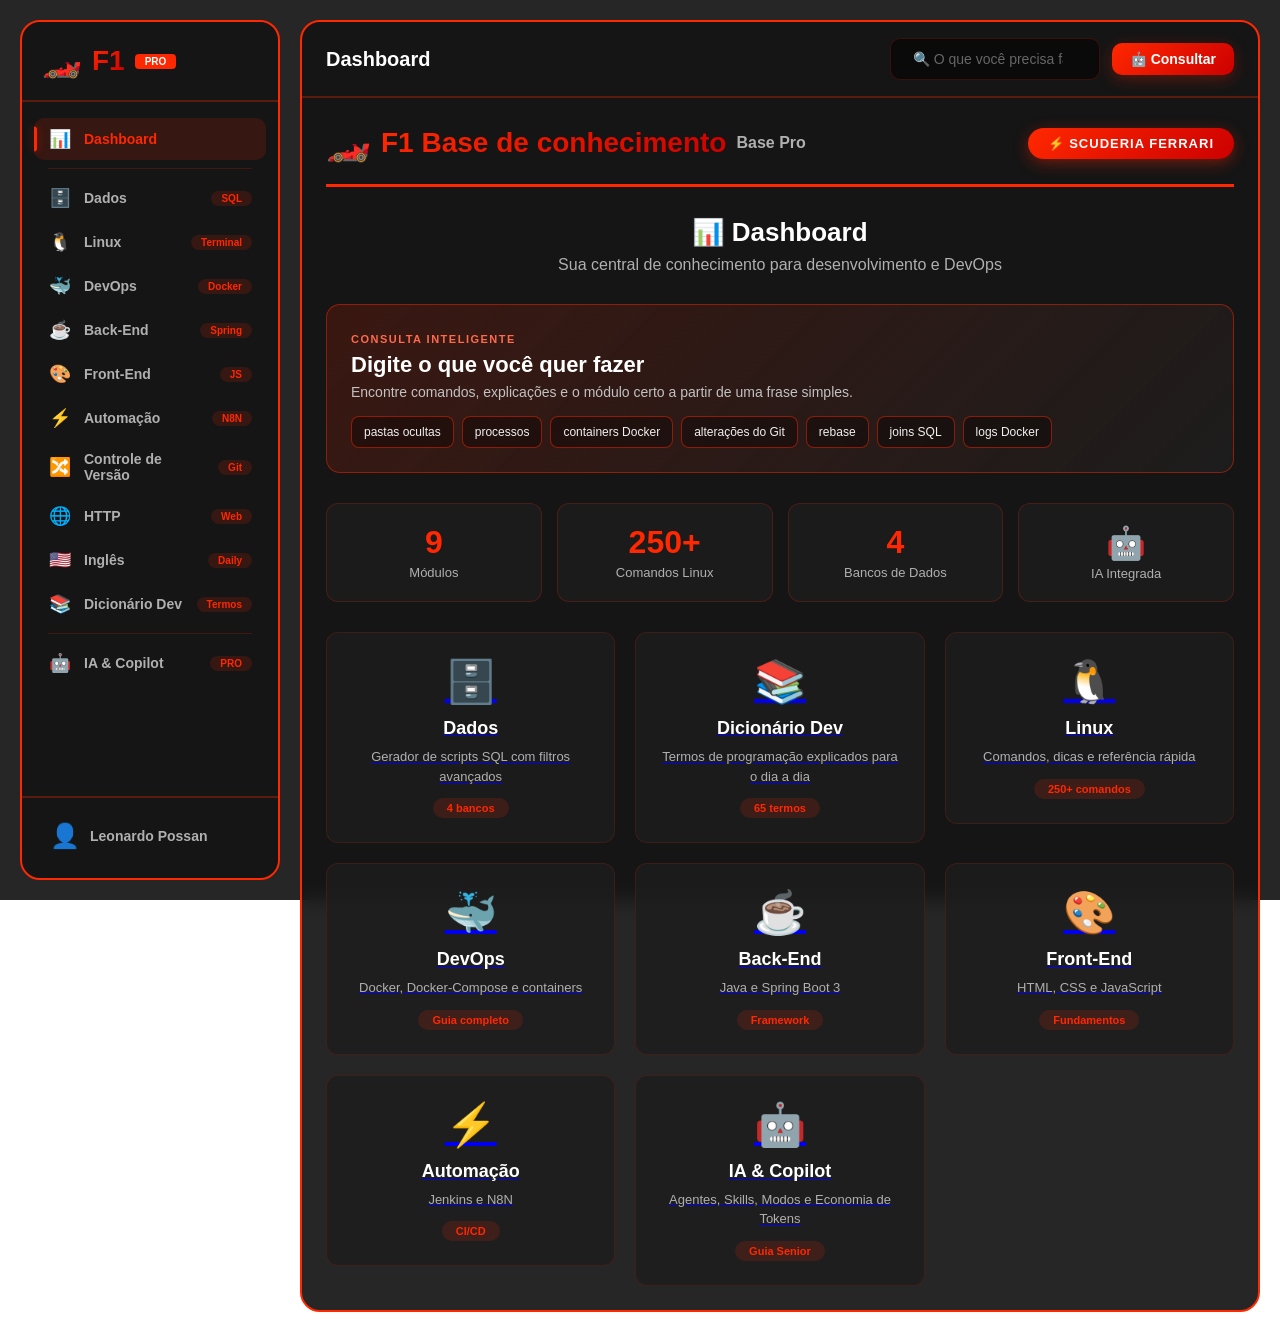
<file: index.html>
<!DOCTYPE html>
<html lang="pt-BR">

<head>
    <meta charset="UTF-8">
    <meta name="viewport" content="width=device-width, initial-scale=1.0">
    <title>🏎️ F1 Knowledge Base Pro</title>
    <link rel="stylesheet" href="css/index.css">
</head>

<body>
    <div class="app-container">
        <!-- ============================================
             MENU LATERAL
        ============================================ -->
        <aside class="sidebar">
            <div class="sidebar-header">
                <div class="logo">
                    <span class="logo-icon">🏎️</span>
                    <span class="logo-text">F1</span>
                    <span class="logo-badge">PRO</span>
                </div>
            </div>

            <nav class="sidebar-nav">
                <ul class="nav-list">
                    <li class="nav-item active">
                        <a href="#">
                            <span class="nav-icon">📊</span>
                            <span class="nav-text">Dashboard</span>
                        </a>
                    </li>
                    <li class="nav-divider"></li>
                    <li class="nav-item">
                        <a href="pages/dados.html">
                            <span class="nav-icon">🗄️</span>
                            <span class="nav-text">Dados</span>
                            <span class="nav-badge">SQL</span>
                        </a>
                    </li>
                    <li class="nav-item">
                        <a href="pages/linux.html">
                            <span class="nav-icon">🐧</span>
                            <span class="nav-text">Linux</span>
                            <span class="nav-badge">Terminal</span>
                        </a>
                    </li>
                    <li class="nav-item">
                        <a href="pages/devops.html">
                            <span class="nav-icon">🐳</span>
                            <span class="nav-text">DevOps</span>
                            <span class="nav-badge">Docker</span>
                        </a>
                    </li>
                    <li class="nav-item">
                        <a href="pages/backend.html">
                            <span class="nav-icon">☕</span>
                            <span class="nav-text">Back-End</span>
                            <span class="nav-badge">Spring</span>
                        </a>
                    </li>
                    <li class="nav-item">
                        <a href="pages/frontend.html">
                            <span class="nav-icon">🎨</span>
                            <span class="nav-text">Front-End</span>
                            <span class="nav-badge">JS</span>
                        </a>
                    </li>
                    <li class="nav-item">
                        <a href="pages/automacao.html">
                            <span class="nav-icon">⚡</span>
                            <span class="nav-text">Automação</span>
                            <span class="nav-badge">N8N</span>
                        </a>
                    </li>
                    <li class="nav-item">
                        <a href="pages/controle-versao.html">
                            <span class="nav-icon">🔀</span>
                            <span class="nav-text">Controle de Versão</span>
                            <span class="nav-badge">Git</span>
                        </a>
                    </li>
                    <li class="nav-item">
                        <a href="pages/http.html">
                            <span class="nav-icon">🌐</span>
                            <span class="nav-text">HTTP</span>
                            <span class="nav-badge">Web</span>
                        </a>
                    </li>
                    <li class="nav-item">
                        <a href="pages/ingles.html">
                            <span class="nav-icon">🇺🇸</span>
                            <span class="nav-text">Inglês</span>
                            <span class="nav-badge">Daily</span>
                        </a>
                    </li>
                    <li class="nav-item">
                        <a href="pages/dicionario-dev.html">
                            <span class="nav-icon">📚</span>
                            <span class="nav-text">Dicionário Dev</span>
                            <span class="nav-badge">Termos</span>
                        </a>
                    </li>
                    <li class="nav-divider"></li>
                    <li class="nav-item">
                        <a href="pages/ia.html">
                            <span class="nav-icon">🤖</span>
                            <span class="nav-text">IA &amp; Copilot</span>
                            <span class="nav-badge">PRO</span>
                        </a>
                    </li>
                </ul>
            </nav>

            <div class="sidebar-footer">
                <div class="user-info">
                    <span class="user-avatar">👤</span>
                    <span class="user-name">Leonardo Possan</span>
                </div>
            </div>
        </aside>

        <!-- ============================================
             CONTEÚDO PRINCIPAL
        ============================================ -->
        <main class="main-content">
            <!-- Top Bar -->
            <header class="top-bar">
                <div class="top-bar-left">
                    <button class="menu-toggle">☰</button>
                    <h1>Dashboard</h1>
                </div>
                <div class="top-bar-right">
                    <form class="search-box" id="smartSearchForm">
                        <input type="search" id="searchInput" placeholder="🔍 O que você precisa fazer?" autocomplete="off">
                    </form>
                    <button class="btn-ai" id="smartSearchButton" type="submit" form="smartSearchForm">🤖 Consultar</button>
                </div>
            </header>

            <!-- Conteúdo -->
            <div class="content-area">
                <!-- Header Ferrari (dentro do conteúdo) -->
                <div class="f1-header">
                    <div class="f1-logo">
                        <span class="f1-emoji">🏎️</span>
                        <span class="f1-title">F1 Base de conhecimento</span>
                        <span class="f1-subtitle">Base Pro</span>
                    </div>
                    <div class="ferrari-badge">⚡ SCUDERIA FERRARI</div>
                </div>

                <!-- Dashboard -->
                <div class="dash-content">
                    <h2 class="dash-title">📊 Dashboard</h2>
                    <p class="dash-subtitle">Sua central de conhecimento para desenvolvimento e DevOps</p>

                    <section class="smart-search-panel" aria-labelledby="smart-search-title">
                        <div class="smart-search-copy">
                            <span class="smart-search-kicker">CONSULTA INTELIGENTE</span>
                            <h2 id="smart-search-title">Digite o que você quer fazer</h2>
                            <p>Encontre comandos, explicações e o módulo certo a partir de uma frase simples.</p>
                        </div>
                        <div class="smart-suggestions" aria-label="Exemplos de consultas">
                            <button type="button" data-query="ver pastas e diretórios ocultos">pastas ocultas</button>
                            <button type="button" data-query="ver processos rodando">processos</button>
                            <button type="button" data-query="ver containers Docker">containers Docker</button>
                            <button type="button" data-query="ver alterações do Git">alterações do Git</button>
                            <button type="button" data-query="reorganizar commits">rebase</button>
                            <button type="button" data-query="relacionar tabelas">joins SQL</button>
                            <button type="button" data-query="acompanhar logs de um container">logs Docker</button>
                        </div>
                        <div id="smartSearchResults" class="smart-search-results" hidden>
                            <div id="smartSearchSummary" class="smart-search-summary"></div>
                        </div>
                    </section>

                    <!-- Stats -->
                    <div class="dash-stats">
                        <div class="stat-card">
                            <div class="stat-value">9</div>
                            <div class="stat-label">Módulos</div>
                        </div>
                        <div class="stat-card">
                            <div class="stat-value">250+</div>
                            <div class="stat-label">Comandos Linux</div>
                        </div>
                        <div class="stat-card">
                            <div class="stat-value">4</div>
                            <div class="stat-label">Bancos de Dados</div>
                        </div>
                        <div class="stat-card">
                            <div class="stat-value">🤖</div>
                            <div class="stat-label">IA Integrada</div>
                        </div>
                    </div>

                    <!-- Grid de Módulos -->
                    <div class="dash-grid">
                        <!-- Card Dados -->
                        <a href="pages/dados.html" class="dash-card-link">
                            <div class="dash-card">
                                <div class="card-icon">🗄️</div>
                                <h3>Dados</h3>
                                <p>Gerador de scripts SQL com filtros avançados</p>
                                <span class="card-badge">4 bancos</span>
                            </div>
                        </a>

                        <a href="pages/dicionario-dev.html" class="dash-card-link">
                            <div class="dash-card">
                                <div class="card-icon">📚</div>
                                <h3>Dicionário Dev</h3>
                                <p>Termos de programação explicados para o dia a dia</p>
                                <span class="card-badge">65 termos</span>
                            </div>
                        </a>

                        <!-- Card Linux -->
                        <a href="pages/linux.html" class="dash-card-link">
                            <div class="dash-card">
                                <div class="card-icon">🐧</div>
                                <h3>Linux</h3>
                                <p>Comandos, dicas e referência rápida</p>
                                <span class="card-badge">250+ comandos</span>
                            </div>
                        </a>

                        <!-- Card DevOps -->
                        <a href="pages/devops.html" class="dash-card-link">
                            <div class="dash-card">
                                <div class="card-icon">🐳</div>
                                <h3>DevOps</h3>
                                <p>Docker, Docker-Compose e containers</p>
                                <span class="card-badge">Guia completo</span>
                            </div>
                        </a>

                        <!-- Card Back-End -->
                        <a href="pages/backend.html" class="dash-card-link">
                            <div class="dash-card">
                                <div class="card-icon">☕</div>
                                <h3>Back-End</h3>
                                <p>Java e Spring Boot 3</p>
                                <span class="card-badge">Framework</span>
                            </div>
                        </a>

                        <!-- Card Front-End -->
                        <a href="pages/frontend.html" class="dash-card-link">
                            <div class="dash-card">
                                <div class="card-icon">🎨</div>
                                <h3>Front-End</h3>
                                <p>HTML, CSS e JavaScript</p>
                                <span class="card-badge">Fundamentos</span>
                            </div>
                        </a>

                        <!-- Card Automação -->
                        <a href="pages/automacao.html" class="dash-card-link">
                            <div class="dash-card">
                                <div class="card-icon">⚡</div>
                                <h3>Automação</h3>
                                <p>Jenkins e N8N</p>
                                <span class="card-badge">CI/CD</span>
                            </div>
                        </a>

                        <!-- Card IA & Copilot -->
                        <a href="pages/ia.html" class="dash-card-link">
                            <div class="dash-card">
                                <div class="card-icon">🤖</div>
                                <h3>IA &amp; Copilot</h3>
                                <p>Agentes, Skills, Modos e Economia de Tokens</p>
                                <span class="card-badge">Guia Senior</span>
                            </div>
                        </a>
                    </div>
                </div>
            </div>
        </main>
    </div>
    <script src="js/dashboard.js"></script>
</body>

</html>
</file>
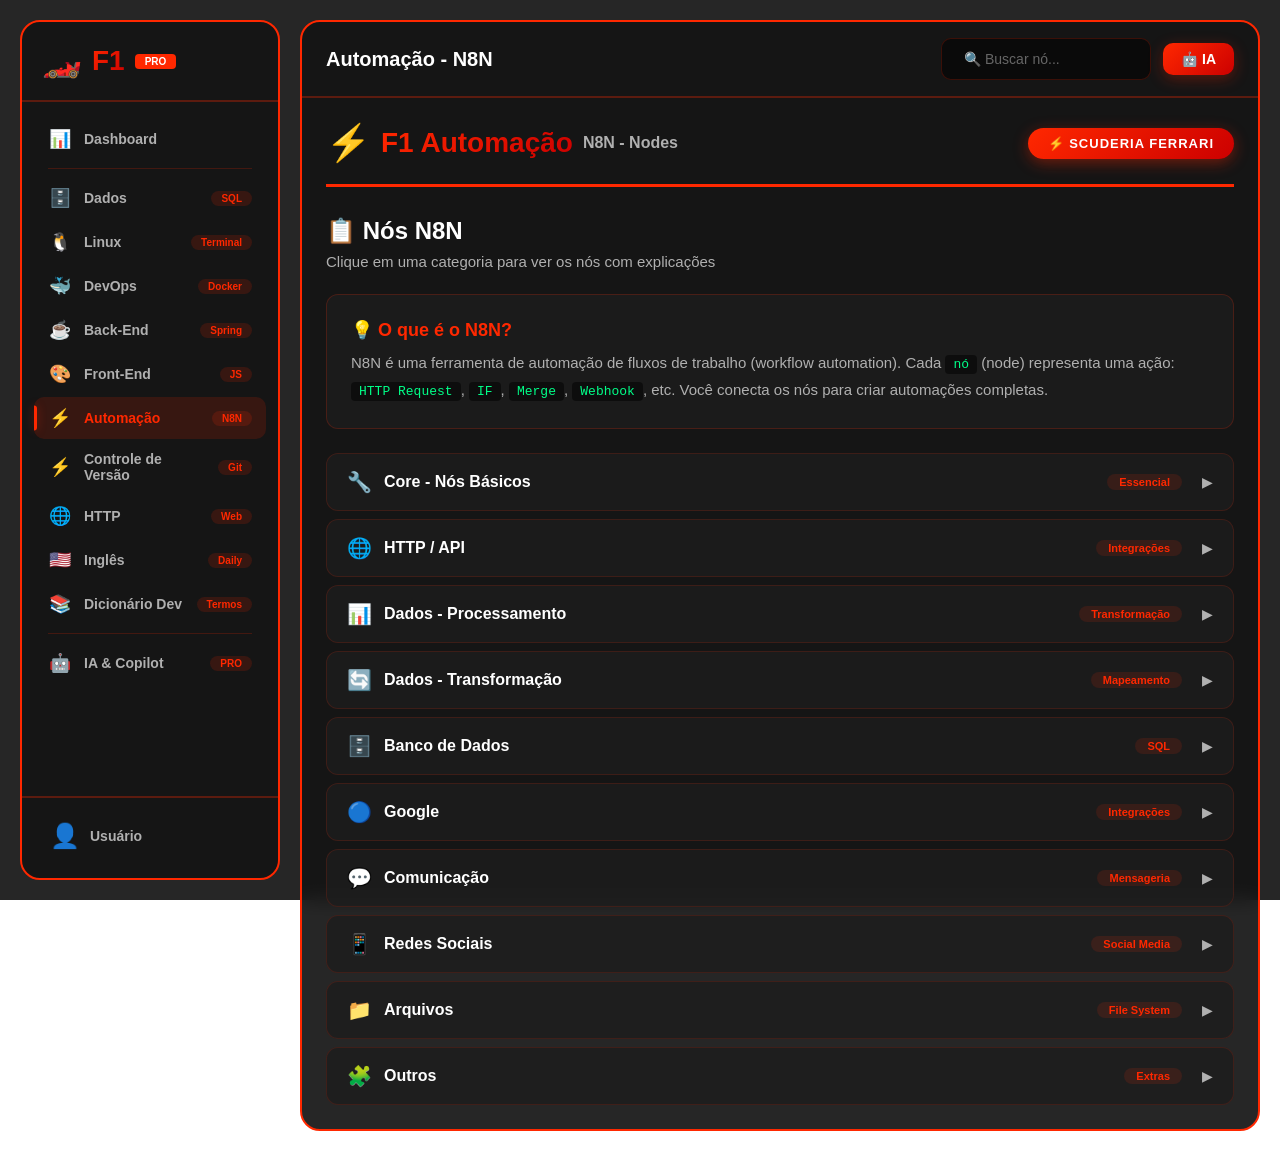
<file: pages/automacao.html>
<!DOCTYPE html>
<html lang="pt-BR">
<head>
    <meta charset="UTF-8">
    <meta name="viewport" content="width=device-width, initial-scale=1.0">
    <title>⚡ F1 Automação - N8N</title>
    <link rel="stylesheet" href="../css/automacao.css">
</head>
<body>
    <div class="app-container">
        <!-- ============================================
             MENU LATERAL
        ============================================ -->
        <aside class="sidebar">
            <div class="sidebar-header">
                <div class="logo">
                    <span class="logo-icon">🏎️</span>
                    <span class="logo-text">F1</span>
                    <span class="logo-badge">PRO</span>
                </div>
            </div>

            <nav class="sidebar-nav">
                <ul class="nav-list">
                    <li class="nav-item">
                        <a href="../index.html">
                            <span class="nav-icon">📊</span>
                            <span class="nav-text">Dashboard</span>
                        </a>
                    </li>
                    <li class="nav-divider"></li>
                    <li class="nav-item">
                        <a href="dados.html">
                            <span class="nav-icon">🗄️</span>
                            <span class="nav-text">Dados</span>
                            <span class="nav-badge">SQL</span>
                        </a>
                    </li>
                    <li class="nav-item">
                        <a href="linux.html">
                            <span class="nav-icon">🐧</span>
                            <span class="nav-text">Linux</span>
                            <span class="nav-badge">Terminal</span>
                        </a>
                    </li>
                    <li class="nav-item">
                        <a href="devops.html">
                            <span class="nav-icon">🐳</span>
                            <span class="nav-text">DevOps</span>
                            <span class="nav-badge">Docker</span>
                        </a>
                    </li>
                    <li class="nav-item">
                        <a href="backend.html">
                            <span class="nav-icon">☕</span>
                            <span class="nav-text">Back-End</span>
                            <span class="nav-badge">Spring</span>
                        </a>
                    </li>
                    <li class="nav-item">
                        <a href="frontend.html">
                            <span class="nav-icon">🎨</span>
                            <span class="nav-text">Front-End</span>
                            <span class="nav-badge">JS</span>
                        </a>
                    </li>
                    <li class="nav-item active">
                        <a href="automacao.html">
                            <span class="nav-icon">⚡</span>
                            <span class="nav-text">Automação</span>
                            <span class="nav-badge">N8N</span>
                        </a>
                    </li>
                     <li class="nav-item">
                        <a href="controle-versao.html">
                            <span class="nav-icon">⚡</span>
                            <span class="nav-text">Controle de Versão</span>
                            <span class="nav-badge">Git</span>
                        </a>
                    </li>
                    <li class="nav-item">
                        <a href="http.html">
                            <span class="nav-icon">🌐</span>
                            <span class="nav-text">HTTP</span>
                            <span class="nav-badge">Web</span>
                        </a>
                    </li>
                    <li class="nav-item">
                        <a href="ingles.html">
                            <span class="nav-icon">🇺🇸</span>
                            <span class="nav-text">Inglês</span>
                            <span class="nav-badge">Daily</span>
                        </a>
                    </li>
                    <li class="nav-item"><a href="dicionario-dev.html"><span class="nav-icon">📚</span><span class="nav-text">Dicionário Dev</span><span class="nav-badge">Termos</span></a></li>
                    <li class="nav-divider"></li>
                    <li class="nav-item">
                        <a href="ia.html">
                            <span class="nav-icon">🤖</span>
                            <span class="nav-text">IA &amp; Copilot</span>
                            <span class="nav-badge">PRO</span>
                        </a>
                    </li>
                </ul>
            </nav>

            <div class="sidebar-footer">
                <div class="user-info">
                    <span class="user-avatar">👤</span>
                    <span class="user-name">Usuário</span>
                </div>
            </div>
        </aside>

        <!-- ============================================
             CONTEÚDO PRINCIPAL
        ============================================ -->
        <main class="main-content">
            <header class="top-bar">
                <div class="top-bar-left">
                    <button class="menu-toggle">☰</button>
                    <h1>Automação - N8N</h1>
                </div>
                <div class="top-bar-right">
                    <div class="search-box">
                        <input type="text" id="searchInput" placeholder="🔍 Buscar nó...">
                    </div>
                    <button class="btn-ai">🤖 IA</button>
                </div>
            </header>

            <div class="content-area">
                <!-- Header Ferrari -->
                <div class="automacao-header">
                    <div class="automacao-logo">
                        <span class="automacao-emoji">⚡</span>
                        <span class="automacao-title">F1 Automação</span>
                        <span class="automacao-subtitle">N8N - Nodes</span>
                    </div>
                    <div class="ferrari-badge">⚡ SCUDERIA FERRARI</div>
                </div>

                <!-- Conteúdo -->
                <div class="automacao-content">
                    <h2>📋 Nós N8N</h2>
                    <p class="subtitle">Clique em uma categoria para ver os nós com explicações</p>

                    <!-- ==========================================
                         INTRODUÇÃO
                    ========================================== -->
                    <div class="info-card">
                        <div class="info-title">💡 O que é o N8N?</div>
                        <div class="info-text">
                            N8N é uma ferramenta de automação de fluxos de trabalho (workflow automation).
                            Cada <code>nó</code> (node) representa uma ação: <code>HTTP Request</code>, <code>IF</code>, <code>Merge</code>, <code>Webhook</code>, etc.
                            Você conecta os nós para criar automações completas.
                        </div>
                    </div>

                    <!-- ==========================================
                         ACORDEON DE NÓS
                    ========================================== -->
                    <div class="accordion" id="commandsAccordion">
                        <!-- ==========================================
                             CORE - BÁSICOS
                        ========================================== -->
                        <div class="accordion-item">
                            <div class="accordion-header" data-target="core">
                                <span class="accordion-icon">🔧</span>
                                <span class="accordion-title">Core - Nós Básicos</span>
                                <span class="accordion-badge">Essencial</span>
                                <span class="accordion-arrow">▶</span>
                            </div>
                            <div class="accordion-body" id="core">
                                <div class="cmd-item">
                                    <div class="cmd-left">
                                        <span class="cmd-text">Manual Trigger</span>
                                        <span class="cmd-desc">Inicia o workflow manualmente (botão "Execute Workflow")</span>
                                    </div>
                                    <button class="btn-copy-cmd">📋 Copiar</button>
                                </div>
                                <div class="cmd-item">
                                    <div class="cmd-left">
                                        <span class="cmd-text">Schedule Trigger</span>
                                        <span class="cmd-desc">Executa o workflow em intervalos (CRON - ex: todos os dias às 8h)</span>
                                    </div>
                                    <button class="btn-copy-cmd">📋 Copiar</button>
                                </div>
                                <div class="cmd-item">
                                    <div class="cmd-left">
                                        <span class="cmd-text">Webhook</span>
                                        <span class="cmd-desc">Recebe requisições HTTP e inicia o workflow (URL pública)</span>
                                    </div>
                                    <button class="btn-copy-cmd">📋 Copiar</button>
                                </div>
                                <div class="cmd-item">
                                    <div class="cmd-left">
                                        <span class="cmd-text">Set</span>
                                        <span class="cmd-desc">Define ou modifica valores no fluxo de dados</span>
                                    </div>
                                    <button class="btn-copy-cmd">📋 Copiar</button>
                                </div>
                                <div class="cmd-item">
                                    <div class="cmd-left">
                                        <span class="cmd-text">IF</span>
                                        <span class="cmd-desc">Condicional - bifurca o fluxo baseado em uma condição (true/false)</span>
                                    </div>
                                    <button class="btn-copy-cmd">📋 Copiar</button>
                                </div>
                                <div class="cmd-item">
                                    <div class="cmd-left">
                                        <span class="cmd-text">Switch</span>
                                        <span class="cmd-desc">Multi-condicional - bifurca o fluxo para diferentes caminhos</span>
                                    </div>
                                    <button class="btn-copy-cmd">📋 Copiar</button>
                                </div>
                                <div class="cmd-item">
                                    <div class="cmd-left">
                                        <span class="cmd-text">Merge</span>
                                        <span class="cmd-desc">Combina dados de duas ou mais branches</span>
                                    </div>
                                    <button class="btn-copy-cmd">📋 Copiar</button>
                                </div>
                                <div class="cmd-item">
                                    <div class="cmd-left">
                                        <span class="cmd-text">Code (JavaScript)</span>
                                        <span class="cmd-desc">Executa código JavaScript customizado</span>
                                    </div>
                                    <button class="btn-copy-cmd">📋 Copiar</button>
                                </div>
                                <div class="cmd-item">
                                    <div class="cmd-left">
                                        <span class="cmd-text">NoOp</span>
                                        <span class="cmd-desc">Nó vazio - útil para testes e debugging</span>
                                    </div>
                                    <button class="btn-copy-cmd">📋 Copiar</button>
                                </div>
                            </div>
                        </div>

                        <!-- ==========================================
                             HTTP / API
                        ========================================== -->
                        <div class="accordion-item">
                            <div class="accordion-header" data-target="http">
                                <span class="accordion-icon">🌐</span>
                                <span class="accordion-title">HTTP / API</span>
                                <span class="accordion-badge">Integrações</span>
                                <span class="accordion-arrow">▶</span>
                            </div>
                            <div class="accordion-body" id="http">
                                <div class="cmd-item">
                                    <div class="cmd-left">
                                        <span class="cmd-text">HTTP Request</span>
                                        <span class="cmd-desc">Faz requisições HTTP (GET, POST, PUT, DELETE, PATCH)</span>
                                    </div>
                                    <button class="btn-copy-cmd">📋 Copiar</button>
                                </div>
                                <div class="cmd-item">
                                    <div class="cmd-left">
                                        <span class="cmd-text">HTTP Request - GET</span>
                                        <span class="cmd-desc">Busca dados de uma API (ex: https://api.exemplo.com/usuarios)</span>
                                    </div>
                                    <button class="btn-copy-cmd">📋 Copiar</button>
                                </div>
                                <div class="cmd-item">
                                    <div class="cmd-left">
                                        <span class="cmd-text">HTTP Request - POST</span>
                                        <span class="cmd-desc">Envia dados para uma API (ex: criar novo usuário)</span>
                                    </div>
                                    <button class="btn-copy-cmd">📋 Copiar</button>
                                </div>
                                <div class="cmd-item">
                                    <div class="cmd-left">
                                        <span class="cmd-text">HTTP Request - Com Headers</span>
                                        <span class="cmd-desc">Adiciona headers (Authorization, Content-Type, etc)</span>
                                    </div>
                                    <button class="btn-copy-cmd">📋 Copiar</button>
                                </div>
                                <div class="cmd-item">
                                    <div class="cmd-left">
                                        <span class="cmd-text">Webhook (Response)</span>
                                        <span class="cmd-desc">Retorna uma resposta para quem chamou o webhook</span>
                                    </div>
                                    <button class="btn-copy-cmd">📋 Copiar</button>
                                </div>
                            </div>
                        </div>

                        <!-- ==========================================
                             DADOS - PROCESSAMENTO
                        ========================================== -->
                        <div class="accordion-item">
                            <div class="accordion-header" data-target="dados">
                                <span class="accordion-icon">📊</span>
                                <span class="accordion-title">Dados - Processamento</span>
                                <span class="accordion-badge">Transformação</span>
                                <span class="accordion-arrow">▶</span>
                            </div>
                            <div class="accordion-body" id="dados">
                                <div class="cmd-item">
                                    <div class="cmd-left">
                                        <span class="cmd-text">Filter</span>
                                        <span class="cmd-desc">Filtra itens do array baseado em uma condição</span>
                                    </div>
                                    <button class="btn-copy-cmd">📋 Copiar</button>
                                </div>
                                <div class="cmd-item">
                                    <div class="cmd-left">
                                        <span class="cmd-text">Sort</span>
                                        <span class="cmd-desc">Ordena dados por campo (ASC/DESC)</span>
                                    </div>
                                    <button class="btn-copy-cmd">📋 Copiar</button>
                                </div>
                                <div class="cmd-item">
                                    <div class="cmd-left">
                                        <span class="cmd-text">Limit</span>
                                        <span class="cmd-desc">Limita a quantidade de itens processados</span>
                                    </div>
                                    <button class="btn-copy-cmd">📋 Copiar</button>
                                </div>
                                <div class="cmd-item">
                                    <div class="cmd-left">
                                        <span class="cmd-text">Aggregate</span>
                                        <span class="cmd-desc">Agrupa dados (COUNT, SUM, AVG, MIN, MAX)</span>
                                    </div>
                                    <button class="btn-copy-cmd">📋 Copiar</button>
                                </div>
                                <div class="cmd-item">
                                    <div class="cmd-left">
                                        <span class="cmd-text">Split In Batches</span>
                                        <span class="cmd-desc">Divide dados em lotes (ex: 100 itens por lote)</span>
                                    </div>
                                    <button class="btn-copy-cmd">📋 Copiar</button>
                                </div>
                                <div class="cmd-item">
                                    <div class="cmd-left">
                                        <span class="cmd-text">Remove Duplicates</span>
                                        <span class="cmd-desc">Remove itens duplicados baseado em um campo</span>
                                    </div>
                                    <button class="btn-copy-cmd">📋 Copiar</button>
                                </div>
                            </div>
                        </div>

                        <!-- ==========================================
                             DADOS - TRANSFORMAÇÃO
                        ========================================== -->
                        <div class="accordion-item">
                            <div class="accordion-header" data-target="transform">
                                <span class="accordion-icon">🔄</span>
                                <span class="accordion-title">Dados - Transformação</span>
                                <span class="accordion-badge">Mapeamento</span>
                                <span class="accordion-arrow">▶</span>
                            </div>
                            <div class="accordion-body" id="transform">
                                <div class="cmd-item">
                                    <div class="cmd-left">
                                        <span class="cmd-text">Item Lists</span>
                                        <span class="cmd-desc">Converte array em objetos ou vice-versa</span>
                                    </div>
                                    <button class="btn-copy-cmd">📋 Copiar</button>
                                </div>
                                <div class="cmd-item">
                                    <div class="cmd-left">
                                        <span class="cmd-text">Spreadsheet (CSV)</span>
                                        <span class="cmd-desc">Lê/Escreve arquivos CSV</span>
                                    </div>
                                    <button class="btn-copy-cmd">📋 Copiar</button>
                                </div>
                                <div class="cmd-item">
                                    <div class="cmd-left">
                                        <span class="cmd-text">XML</span>
                                        <span class="cmd-desc">Converte dados entre JSON e XML</span>
                                    </div>
                                    <button class="btn-copy-cmd">📋 Copiar</button>
                                </div>
                                <div class="cmd-item">
                                    <div class="cmd-left">
                                        <span class="cmd-text">HTML Extract</span>
                                        <span class="cmd-desc">Extrai dados de páginas HTML (Web Scraping)</span>
                                    </div>
                                    <button class="btn-copy-cmd">📋 Copiar</button>
                                </div>
                                <div class="cmd-item">
                                    <div class="cmd-left">
                                        <span class="cmd-text">JSON</span>
                                        <span class="cmd-desc">Converte strings JSON para objetos e vice-versa</span>
                                    </div>
                                    <button class="btn-copy-cmd">📋 Copiar</button>
                                </div>
                            </div>
                        </div>

                        <!-- ==========================================
                             BANCO DE DADOS
                        ========================================== -->
                        <div class="accordion-item">
                            <div class="accordion-header" data-target="db">
                                <span class="accordion-icon">🗄️</span>
                                <span class="accordion-title">Banco de Dados</span>
                                <span class="accordion-badge">SQL</span>
                                <span class="accordion-arrow">▶</span>
                            </div>
                            <div class="accordion-body" id="db">
                                <div class="cmd-item">
                                    <div class="cmd-left">
                                        <span class="cmd-text">PostgreSQL</span>
                                        <span class="cmd-desc">Executa queries no PostgreSQL</span>
                                    </div>
                                    <button class="btn-copy-cmd">📋 Copiar</button>
                                </div>
                                <div class="cmd-item">
                                    <div class="cmd-left">
                                        <span class="cmd-text">MySQL</span>
                                        <span class="cmd-desc">Executa queries no MySQL</span>
                                    </div>
                                    <button class="btn-copy-cmd">📋 Copiar</button>
                                </div>
                                <div class="cmd-item">
                                    <div class="cmd-left">
                                        <span class="cmd-text">SQLite</span>
                                        <span class="cmd-desc">Executa queries no SQLite</span>
                                    </div>
                                    <button class="btn-copy-cmd">📋 Copiar</button>
                                </div>
                                <div class="cmd-item">
                                    <div class="cmd-left">
                                        <span class="cmd-text">MongoDB</span>
                                        <span class="cmd-desc">Executa queries no MongoDB</span>
                                    </div>
                                    <button class="btn-copy-cmd">📋 Copiar</button>
                                </div>
                            </div>
                        </div>

                        <!-- ==========================================
                             GOOGLE
                        ========================================== -->
                        <div class="accordion-item">
                            <div class="accordion-header" data-target="google">
                                <span class="accordion-icon">🔵</span>
                                <span class="accordion-title">Google</span>
                                <span class="accordion-badge">Integrações</span>
                                <span class="accordion-arrow">▶</span>
                            </div>
                            <div class="accordion-body" id="google">
                                <div class="cmd-item">
                                    <div class="cmd-left">
                                        <span class="cmd-text">Google Sheets</span>
                                        <span class="cmd-desc">Lê/Escreve dados em planilhas Google Sheets</span>
                                    </div>
                                    <button class="btn-copy-cmd">📋 Copiar</button>
                                </div>
                                <div class="cmd-item">
                                    <div class="cmd-left">
                                        <span class="cmd-text">Google Drive</span>
                                        <span class="cmd-desc">Gerencia arquivos no Google Drive</span>
                                    </div>
                                    <button class="btn-copy-cmd">📋 Copiar</button>
                                </div>
                                <div class="cmd-item">
                                    <div class="cmd-left">
                                        <span class="cmd-text">Gmail</span>
                                        <span class="cmd-desc">Envia e recebe e-mails via Gmail</span>
                                    </div>
                                    <button class="btn-copy-cmd">📋 Copiar</button>
                                </div>
                                <div class="cmd-item">
                                    <div class="cmd-left">
                                        <span class="cmd-text">Google Calendar</span>
                                        <span class="cmd-desc">Gerencia eventos no Google Calendar</span>
                                    </div>
                                    <button class="btn-copy-cmd">📋 Copiar</button>
                                </div>
                                <div class="cmd-item">
                                    <div class="cmd-left">
                                        <span class="cmd-text">YouTube</span>
                                        <span class="cmd-desc">Gerencia vídeos no YouTube</span>
                                    </div>
                                    <button class="btn-copy-cmd">📋 Copiar</button>
                                </div>
                            </div>
                        </div>

                        <!-- ==========================================
                             COMUNICAÇÃO
                        ========================================== -->
                        <div class="accordion-item">
                            <div class="accordion-header" data-target="comunicacao">
                                <span class="accordion-icon">💬</span>
                                <span class="accordion-title">Comunicação</span>
                                <span class="accordion-badge">Mensageria</span>
                                <span class="accordion-arrow">▶</span>
                            </div>
                            <div class="accordion-body" id="comunicacao">
                                <div class="cmd-item">
                                    <div class="cmd-left">
                                        <span class="cmd-text">Email (SMTP/IMAP)</span>
                                        <span class="cmd-desc">Envia e recebe e-mails via servidor SMTP</span>
                                    </div>
                                    <button class="btn-copy-cmd">📋 Copiar</button>
                                </div>
                                <div class="cmd-item">
                                    <div class="cmd-left">
                                        <span class="cmd-text">Slack</span>
                                        <span class="cmd-desc">Envia mensagens no Slack</span>
                                    </div>
                                    <button class="btn-copy-cmd">📋 Copiar</button>
                                </div>
                                <div class="cmd-item">
                                    <div class="cmd-left">
                                        <span class="cmd-text">Discord</span>
                                        <span class="cmd-desc">Envia mensagens no Discord</span>
                                    </div>
                                    <button class="btn-copy-cmd">📋 Copiar</button>
                                </div>
                                <div class="cmd-item">
                                    <div class="cmd-left">
                                        <span class="cmd-text">Telegram</span>
                                        <span class="cmd-desc">Envia mensagens no Telegram</span>
                                    </div>
                                    <button class="btn-copy-cmd">📋 Copiar</button>
                                </div>
                                <div class="cmd-item">
                                    <div class="cmd-left">
                                        <span class="cmd-text">WhatsApp (Meta)</span>
                                        <span class="cmd-desc">Envia mensagens no WhatsApp Business</span>
                                    </div>
                                    <button class="btn-copy-cmd">📋 Copiar</button>
                                </div>
                            </div>
                        </div>

                        <!-- ==========================================
                             REDES SOCIAIS
                        ========================================== -->
                        <div class="accordion-item">
                            <div class="accordion-header" data-target="social">
                                <span class="accordion-icon">📱</span>
                                <span class="accordion-title">Redes Sociais</span>
                                <span class="accordion-badge">Social Media</span>
                                <span class="accordion-arrow">▶</span>
                            </div>
                            <div class="accordion-body" id="social">
                                <div class="cmd-item">
                                    <div class="cmd-left">
                                        <span class="cmd-text">Twitter (X)</span>
                                        <span class="cmd-desc">Publica tweets</span>
                                    </div>
                                    <button class="btn-copy-cmd">📋 Copiar</button>
                                </div>
                                <div class="cmd-item">
                                    <div class="cmd-left">
                                        <span class="cmd-text">Facebook</span>
                                        <span class="cmd-desc">Publica no Facebook</span>
                                    </div>
                                    <button class="btn-copy-cmd">📋 Copiar</button>
                                </div>
                                <div class="cmd-item">
                                    <div class="cmd-left">
                                        <span class="cmd-text">Instagram</span>
                                        <span class="cmd-desc">Publica no Instagram</span>
                                    </div>
                                    <button class="btn-copy-cmd">📋 Copiar</button>
                                </div>
                                <div class="cmd-item">
                                    <div class="cmd-left">
                                        <span class="cmd-text">LinkedIn</span>
                                        <span class="cmd-desc">Publica no LinkedIn</span>
                                    </div>
                                    <button class="btn-copy-cmd">📋 Copiar</button>
                                </div>
                            </div>
                        </div>

                        <!-- ==========================================
                             ARQUIVOS
                        ========================================== -->
                        <div class="accordion-item">
                            <div class="accordion-header" data-target="arquivos">
                                <span class="accordion-icon">📁</span>
                                <span class="accordion-title">Arquivos</span>
                                <span class="accordion-badge">File System</span>
                                <span class="accordion-arrow">▶</span>
                            </div>
                            <div class="accordion-body" id="arquivos">
                                <div class="cmd-item">
                                    <div class="cmd-left">
                                        <span class="cmd-text">Read File from Disk</span>
                                        <span class="cmd-desc">Lê arquivos do sistema</span>
                                    </div>
                                    <button class="btn-copy-cmd">📋 Copiar</button>
                                </div>
                                <div class="cmd-item">
                                    <div class="cmd-left">
                                        <span class="cmd-text">Write File to Disk</span>
                                        <span class="cmd-desc">Escreve arquivos no sistema</span>
                                    </div>
                                    <button class="btn-copy-cmd">📋 Copiar</button>
                                </div>
                                <div class="cmd-item">
                                    <div class="cmd-left">
                                        <span class="cmd-text">Binary Data</span>
                                        <span class="cmd-desc">Processa dados binários (imagens, PDFs, etc)</span>
                                    </div>
                                    <button class="btn-copy-cmd">📋 Copiar</button>
                                </div>
                                <div class="cmd-item">
                                    <div class="cmd-left">
                                        <span class="cmd-text">Zip</span>
                                        <span class="cmd-desc">Compacta/Descompacta arquivos ZIP</span>
                                    </div>
                                    <button class="btn-copy-cmd">📋 Copiar</button>
                                </div>
                            </div>
                        </div>

                        <!-- ==========================================
                             OUTROS
                        ========================================== -->
                        <div class="accordion-item">
                            <div class="accordion-header" data-target="outros">
                                <span class="accordion-icon">🧩</span>
                                <span class="accordion-title">Outros</span>
                                <span class="accordion-badge">Extras</span>
                                <span class="accordion-arrow">▶</span>
                            </div>
                            <div class="accordion-body" id="outros">
                                <div class="cmd-item">
                                    <div class="cmd-left">
                                        <span class="cmd-text">Wait</span>
                                        <span class="cmd-desc">Aguarda um tempo específico (milissegundos)</span>
                                    </div>
                                    <button class="btn-copy-cmd">📋 Copiar</button>
                                </div>
                                <div class="cmd-item">
                                    <div class="cmd-left">
                                        <span class="cmd-text">Delay</span>
                                        <span class="cmd-desc">Atraso entre execuções (evita rate limiting)</span>
                                    </div>
                                    <button class="btn-copy-cmd">📋 Copiar</button>
                                </div>
                                <div class="cmd-item">
                                    <div class="cmd-left">
                                        <span class="cmd-text">Error Trigger</span>
                                        <span class="cmd-desc">Captura erros e trata exceções</span>
                                    </div>
                                    <button class="btn-copy-cmd">📋 Copiar</button>
                                </div>
                                <div class="cmd-item">
                                    <div class="cmd-left">
                                        <span class="cmd-text">Sticky Note</span>
                                        <span class="cmd-desc">Adiciona notas/documentação no workflow</span>
                                    </div>
                                    <button class="btn-copy-cmd">📋 Copiar</button>
                                </div>
                                <div class="cmd-item">
                                    <div class="cmd-left">
                                        <span class="cmd-text">Execute Workflow</span>
                                        <span class="cmd-desc">Executa outro workflow (sub-workflow)</span>
                                    </div>
                                    <button class="btn-copy-cmd">📋 Copiar</button>
                                </div>
                            </div>
                        </div>
                    </div>
                </div>
            </div>
        </main>
    </div>

    <script>
        // ============================================
        // ACORDEON
        // ============================================
        document.querySelectorAll('.accordion-header').forEach(header => {
            header.addEventListener('click', function() {
                const targetId = this.dataset.target;
                const body = document.getElementById(targetId);
                const arrow = this.querySelector('.accordion-arrow');
                
                document.querySelectorAll('.accordion-body').forEach(b => {
                    if (b.id !== targetId) {
                        b.classList.remove('active');
                        b.style.maxHeight = '0';
                        b.style.padding = '0 20px';
                        const otherArrow = b.closest('.accordion-item').querySelector('.accordion-arrow');
                        if (otherArrow) otherArrow.textContent = '▶';
                    }
                });

                if (body.classList.contains('active')) {
                    body.classList.remove('active');
                    body.style.maxHeight = '0';
                    body.style.padding = '0 20px';
                    arrow.textContent = '▶';
                } else {
                    body.classList.add('active');
                    body.style.maxHeight = body.scrollHeight + 'px';
                    body.style.padding = '20px';
                    arrow.textContent = '▼';
                }
            });
        });

        // ============================================
        // COPIAR NOME DO NÓ
        // ============================================
        document.querySelectorAll('.btn-copy-cmd').forEach(btn => {
            btn.addEventListener('click', function(e) {
                e.stopPropagation();
                const cmdText = this.closest('.cmd-item').querySelector('.cmd-text').textContent;
                navigator.clipboard.writeText(cmdText).then(() => {
                    const originalText = this.textContent;
                    this.textContent = '✅ Copiado!';
                    setTimeout(() => {
                        this.textContent = originalText;
                    }, 2000);
                });
            });
        });

        // ============================================
        // BUSCA
        // ============================================
        document.getElementById('searchInput').addEventListener('input', function() {
            const searchTerm = this.value.toLowerCase().trim();
            const items = document.querySelectorAll('.cmd-item');
            const headers = document.querySelectorAll('.accordion-header');
            
            if (!searchTerm) {
                items.forEach(item => item.style.display = 'flex');
                headers.forEach(h => h.style.display = 'flex');
                return;
            }

            items.forEach(item => {
                const text = item.querySelector('.cmd-text').textContent.toLowerCase();
                const desc = item.querySelector('.cmd-desc').textContent.toLowerCase();
                if (text.includes(searchTerm) || desc.includes(searchTerm)) {
                    item.style.display = 'flex';
                    const parentBody = item.closest('.accordion-body');
                    if (parentBody) {
                        parentBody.classList.add('active');
                        parentBody.style.maxHeight = parentBody.scrollHeight + 'px';
                        parentBody.style.padding = '20px';
                        const arrow = parentBody.closest('.accordion-item').querySelector('.accordion-arrow');
                        if (arrow) arrow.textContent = '▼';
                    }
                } else {
                    item.style.display = 'none';
                }
            });

            headers.forEach(header => {
                const body = document.getElementById(header.dataset.target);
                if (body) {
                    const visibleItems = body.querySelectorAll('.cmd-item[style*="display: flex"], .cmd-item:not([style*="display: none"])');
                    const hasVisible = Array.from(visibleItems).some(el => el.style.display !== 'none');
                    header.style.display = hasVisible ? 'flex' : 'none';
                }
            });
        });
    </script>
</body>
</html>
</file>
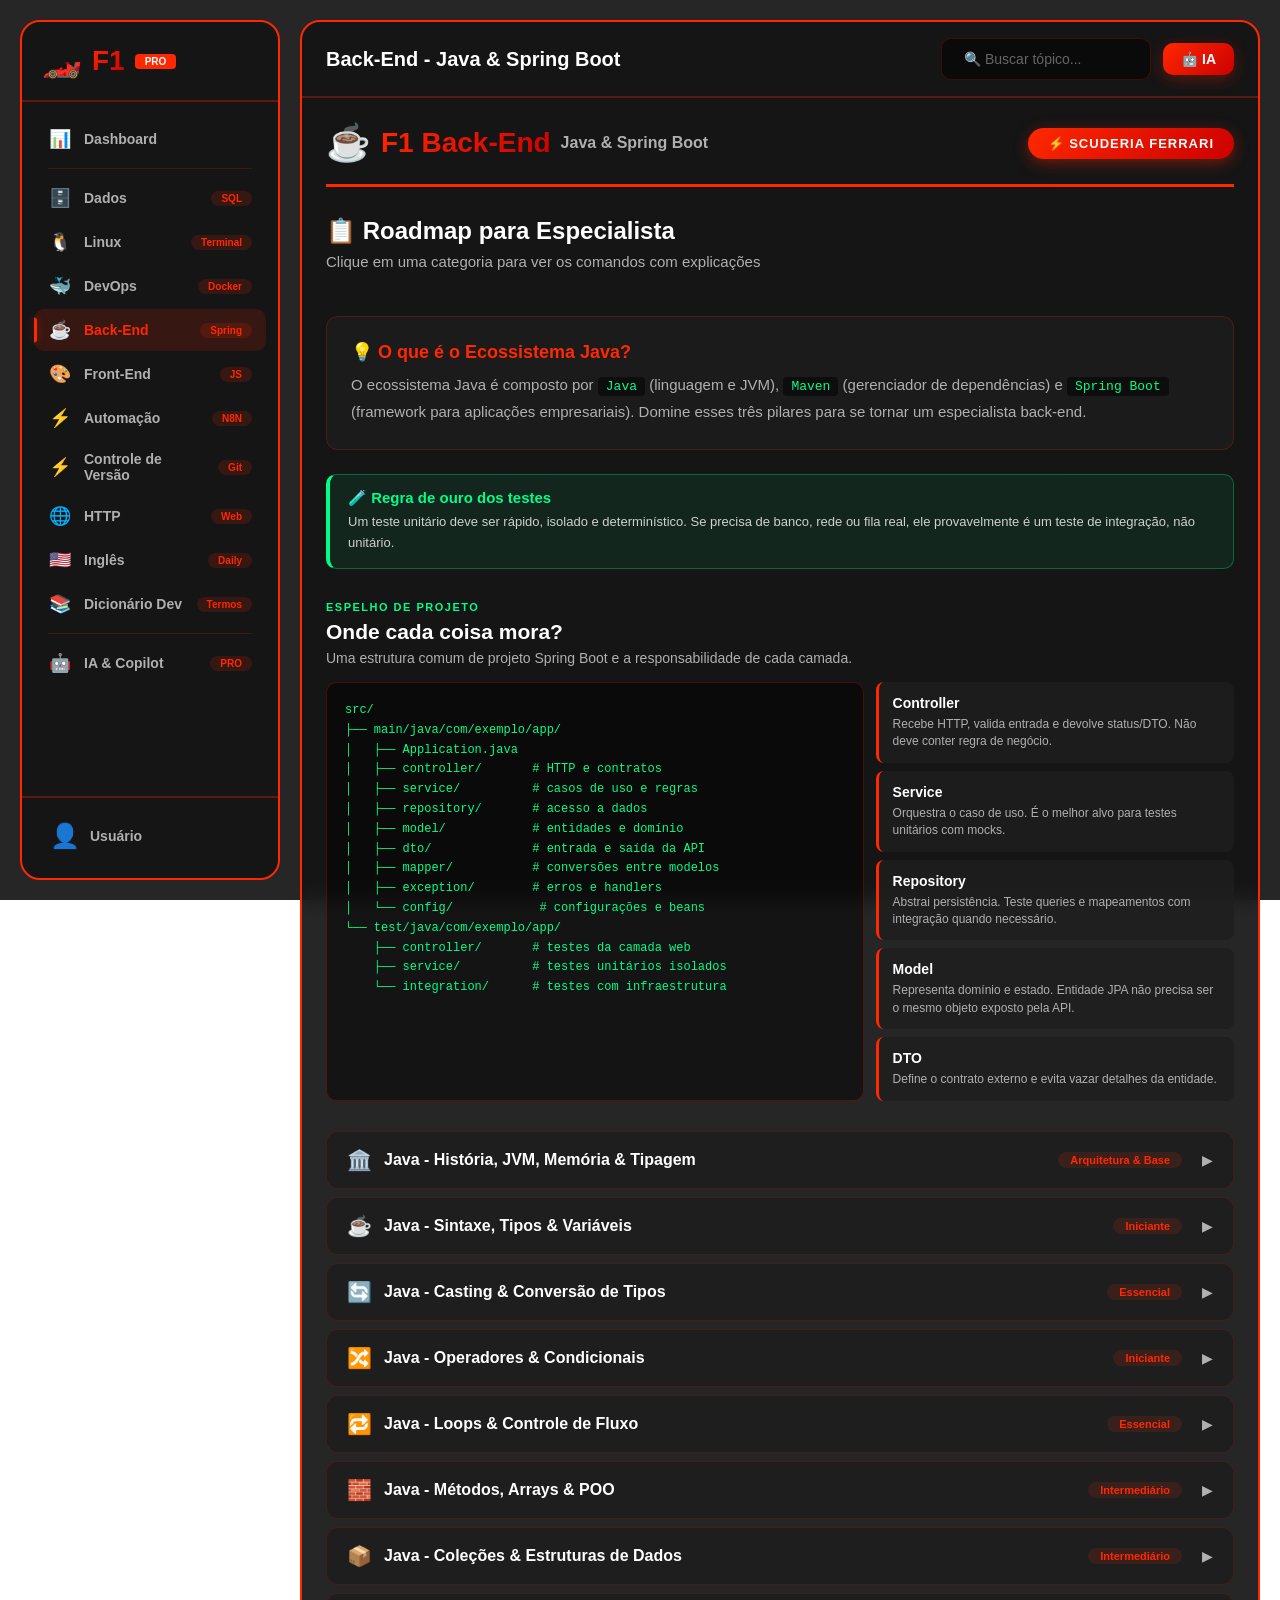
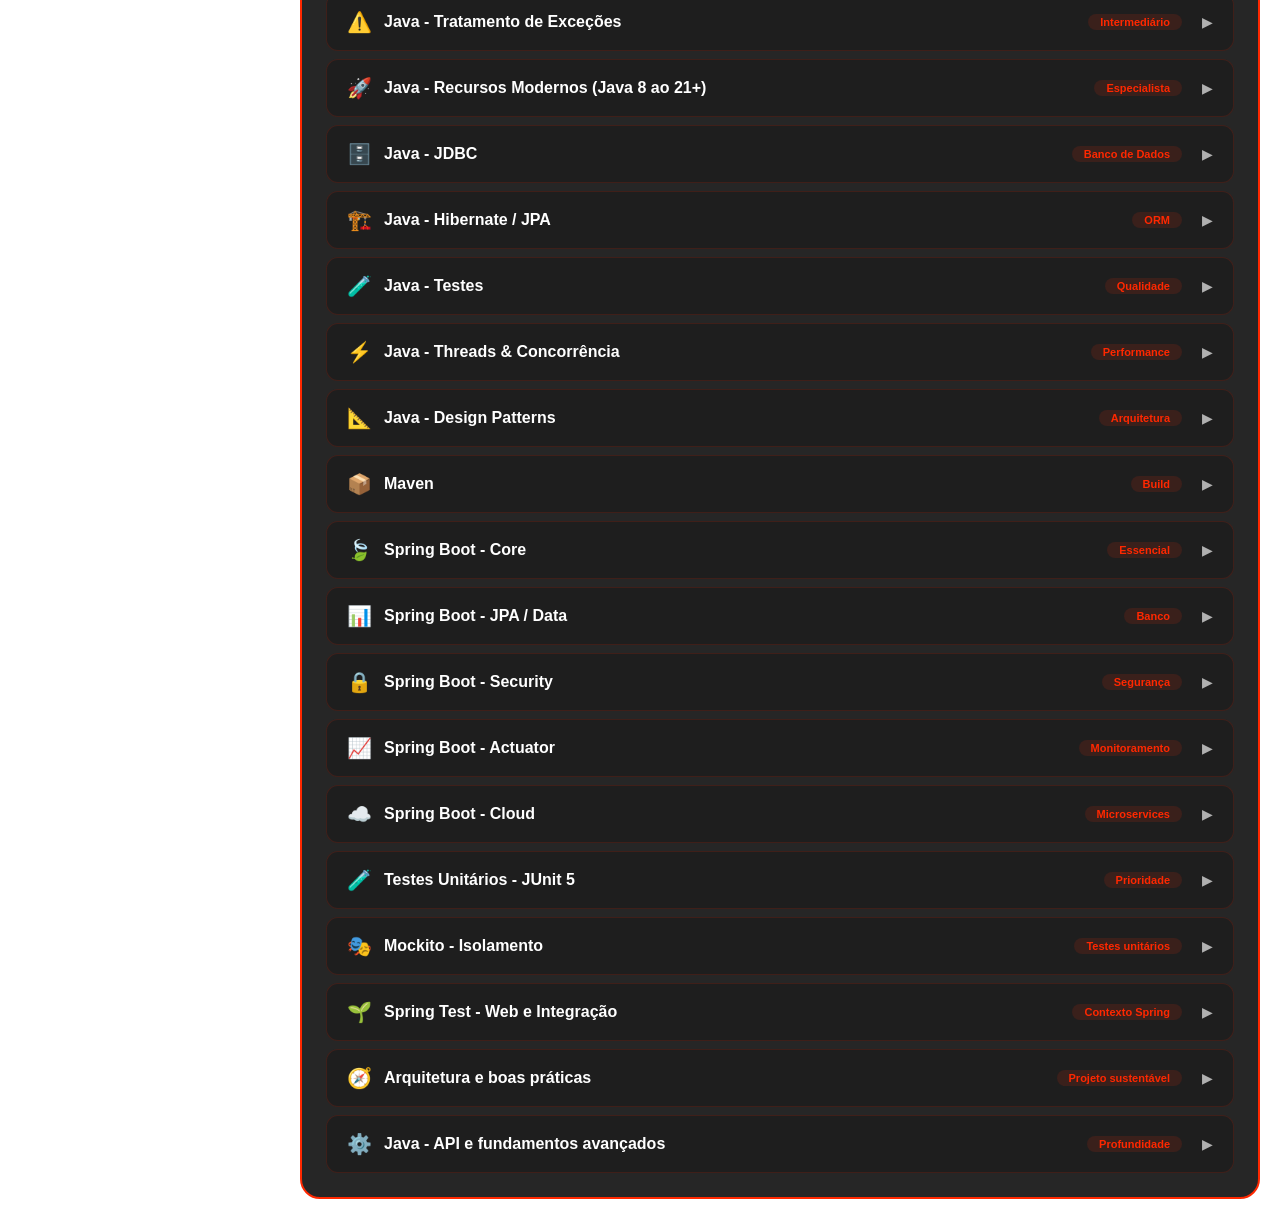
<file: pages/backend.html>
<!DOCTYPE html>
<html lang="pt-BR">
<head>
    <meta charset="UTF-8">
    <meta name="viewport" content="width=device-width, initial-scale=1.0">
    <title>☕ F1 Back-End - Java & Spring Boot</title>
    <link rel="stylesheet" href="../css/backend.css">
</head>
<body>
    <div class="app-container">
        <!-- ============================================
             MENU LATERAL
        ============================================ -->
        <aside class="sidebar">
            <div class="sidebar-header">
                <div class="logo">
                    <span class="logo-icon">🏎️</span>
                    <span class="logo-text">F1</span>
                    <span class="logo-badge">PRO</span>
                </div>
            </div>

            <nav class="sidebar-nav">
                <ul class="nav-list">
                    <li class="nav-item">
                        <a href="../index.html">
                            <span class="nav-icon">📊</span>
                            <span class="nav-text">Dashboard</span>
                        </a>
                    </li>
                    <li class="nav-divider"></li>
                    <li class="nav-item">
                        <a href="dados.html">
                            <span class="nav-icon">🗄️</span>
                            <span class="nav-text">Dados</span>
                            <span class="nav-badge">SQL</span>
                        </a>
                    </li>
                    <li class="nav-item">
                        <a href="linux.html">
                            <span class="nav-icon">🐧</span>
                            <span class="nav-text">Linux</span>
                            <span class="nav-badge">Terminal</span>
                        </a>
                    </li>
                    <li class="nav-item">
                        <a href="devops.html">
                            <span class="nav-icon">🐳</span>
                            <span class="nav-text">DevOps</span>
                            <span class="nav-badge">Docker</span>
                        </a>
                    </li>
                    <li class="nav-item active">
                        <a href="backend.html">
                            <span class="nav-icon">☕</span>
                            <span class="nav-text">Back-End</span>
                            <span class="nav-badge">Spring</span>
                        </a>
                    </li>
                    <li class="nav-item">
                        <a href="frontend.html">
                            <span class="nav-icon">🎨</span>
                            <span class="nav-text">Front-End</span>
                            <span class="nav-badge">JS</span>
                        </a>
                    </li>
                    <li class="nav-item">
                        <a href="automacao.html">
                            <span class="nav-icon">⚡</span>
                            <span class="nav-text">Automação</span>
                            <span class="nav-badge">N8N</span>
                        </a>
                    </li>
                     <li class="nav-item">
                        <a href="controle-versao.html">
                            <span class="nav-icon">⚡</span>
                            <span class="nav-text">Controle de Versão</span>
                            <span class="nav-badge">Git</span>
                        </a>
                    </li>
                    <li class="nav-item">
                        <a href="http.html">
                            <span class="nav-icon">🌐</span>
                            <span class="nav-text">HTTP</span>
                            <span class="nav-badge">Web</span>
                        </a>
                    </li>
                    <li class="nav-item">
                        <a href="ingles.html">
                            <span class="nav-icon">🇺🇸</span>
                            <span class="nav-text">Inglês</span>
                            <span class="nav-badge">Daily</span>
                        </a>
                    </li>
                    <li class="nav-item"><a href="dicionario-dev.html"><span class="nav-icon">📚</span><span class="nav-text">Dicionário Dev</span><span class="nav-badge">Termos</span></a></li>
                    <li class="nav-divider"></li>
                    <li class="nav-item">
                        <a href="ia.html">
                            <span class="nav-icon">🤖</span>
                            <span class="nav-text">IA &amp; Copilot</span>
                            <span class="nav-badge">PRO</span>
                        </a>
                    </li>
                </ul>
            </nav>

            <div class="sidebar-footer">
                <div class="user-info">
                    <span class="user-avatar">👤</span>
                    <span class="user-name">Usuário</span>
                </div>
            </div>
        </aside>

        <!-- ============================================
             CONTEÚDO PRINCIPAL
        ============================================ -->
        <main class="main-content">
            <header class="top-bar">
                <div class="top-bar-left">
                    <button class="menu-toggle">☰</button>
                    <h1>Back-End - Java & Spring Boot</h1>
                </div>
                <div class="top-bar-right">
                    <div class="search-box">
                        <input type="text" id="searchInput" placeholder="🔍 Buscar tópico...">
                    </div>
                    <button class="btn-ai">🤖 IA</button>
                </div>
            </header>

            <div class="content-area">
                <!-- Header Ferrari -->
                <div class="backend-header">
                    <div class="backend-logo">
                        <span class="backend-emoji">☕</span>
                        <span class="backend-title">F1 Back-End</span>
                        <span class="backend-subtitle">Java & Spring Boot</span>
                    </div>
                    <div class="ferrari-badge">⚡ SCUDERIA FERRARI</div>
                </div>

                <!-- Conteúdo -->
                <div class="backend-content">
                    <h2>📋 Roadmap para Especialista</h2>
                    <p class="subtitle">Clique em uma categoria para ver os comandos com explicações</p>
                    <div class="search-status" id="searchStatus" aria-live="polite"></div>

                    <!-- ==========================================
                         INTRODUÇÃO
                    ========================================== -->
                    <div class="info-card">
                        <div class="info-title">💡 O que é o Ecossistema Java?</div>
                        <div class="info-text">
                            O ecossistema Java é composto por <code>Java</code> (linguagem e JVM), <code>Maven</code> (gerenciador de dependências) e <code>Spring Boot</code> (framework para aplicações empresariais).
                            Domine esses três pilares para se tornar um especialista back-end.
                        </div>
                    </div>

                    <div class="backend-alert">
                        <div class="backend-alert-title">🧪 Regra de ouro dos testes</div>
                        <p>Um teste unitário deve ser rápido, isolado e determinístico. Se precisa de banco, rede ou fila real, ele provavelmente é um teste de integração, não unitário.</p>
                    </div>

                    <section class="project-map" aria-labelledby="projectMapTitle">
                        <div class="section-heading"><span class="section-kicker">ESPELHO DE PROJETO</span><h2 id="projectMapTitle">Onde cada coisa mora?</h2><p>Uma estrutura comum de projeto Spring Boot e a responsabilidade de cada camada.</p></div>
                        <div class="project-map-grid">
                            <pre class="project-tree"><code>src/
├── main/java/com/exemplo/app/
│   ├── Application.java
│   ├── controller/       # HTTP e contratos
│   ├── service/          # casos de uso e regras
│   ├── repository/       # acesso a dados
│   ├── model/            # entidades e domínio
│   ├── dto/              # entrada e saída da API
│   ├── mapper/           # conversões entre modelos
│   ├── exception/        # erros e handlers
│   └── config/            # configurações e beans
└── test/java/com/exemplo/app/
    ├── controller/       # testes da camada web
    ├── service/          # testes unitários isolados
    └── integration/      # testes com infraestrutura</code></pre>
                            <div class="layer-list">
                                <article><strong>Controller</strong><p>Recebe HTTP, valida entrada e devolve status/DTO. Não deve conter regra de negócio.</p></article>
                                <article><strong>Service</strong><p>Orquestra o caso de uso. É o melhor alvo para testes unitários com mocks.</p></article>
                                <article><strong>Repository</strong><p>Abstrai persistência. Teste queries e mapeamentos com integração quando necessário.</p></article>
                                <article><strong>Model</strong><p>Representa domínio e estado. Entidade JPA não precisa ser o mesmo objeto exposto pela API.</p></article>
                                <article><strong>DTO</strong><p>Define o contrato externo e evita vazar detalhes da entidade.</p></article>
                            </div>
                        </div>
                    </section>

                    <!-- ==========================================
                         ACORDEON DE COMANDOS
                    ========================================== -->
                    <div class="accordion" id="commandsAccordion">
                        <!-- ==========================================
                             JAVA - HISTÓRIA, JVM, MEMÓRIA & TIPAGEM
                        ========================================== -->
                        <div class="accordion-item">
                            <div class="accordion-header" data-target="java-arquitetura-historia">
                                <span class="accordion-icon">🏛️</span>
                                <span class="accordion-title">Java - História, JVM, Memória &amp; Tipagem</span>
                                <span class="accordion-badge">Arquitetura &amp; Base</span>
                                <span class="accordion-arrow">▶</span>
                            </div>
                            <div class="accordion-body" id="java-arquitetura-historia">
                                <div class="cmd-item">
                                    <div class="cmd-left">
                                        <span class="cmd-text">História: Criado em 1995 (James Gosling / Sun Microsystems) -&gt; Oracle (2010)</span>
                                        <span class="cmd-desc">Origem: Nasceu como "Green Project" e "Oak" para dispositivos inteligentes. Focou em segurança e portabilidade total, tornando-se a espinha dorsal de sistemas corporativos mundiais. Ciclo LTS moderno: 8, 11, 17, 21.</span>
                                    </div>
                                    <button class="btn-copy-cmd">📋 Copiar</button>
                                </div>
                                <div class="cmd-item">
                                    <div class="cmd-left">
                                        <span class="cmd-text">Onde Java é Usado: Fintechs, Bancos, Microsserviços, Big Data (Kafka/Spark), Android</span>
                                        <span class="cmd-desc">O que posso criar: Sistemas bancários de alta concorrência (Pix, cartões), APIs corporativas com Spring Boot, processamento massivo de dados (Big Data), apps Android e plataformas de missão crítica.</span>
                                    </div>
                                    <button class="btn-copy-cmd">📋 Copiar</button>
                                </div>
                                <div class="cmd-item">
                                    <div class="cmd-left">
                                        <span class="cmd-text">Linguagem Estática e Fortemente Tipada: int x = 10; // Não compila se trocar o tipo</span>
                                        <span class="cmd-desc">Fortemente Tipada: NADA no Java existe sem tipo definido. O compilador checa e garante compatibilidade de tipos antes de rodar (type-safety), impedindo erros catastróficos em produção.</span>
                                    </div>
                                    <button class="btn-copy-cmd">📋 Copiar</button>
                                </div>
                                <div class="cmd-item">
                                    <div class="cmd-left">
                                        <span class="cmd-text">Inferência com 'var': var taxa = 0.15; // O tipo double é fixado na compilação</span>
                                        <span class="cmd-desc">var não é tipagem dinâmica: o Java continua 100% estático. O compilador descobre o tipo no ato da atribuição e não permite que a variável mude de tipo depois.</span>
                                    </div>
                                    <button class="btn-copy-cmd">📋 Copiar</button>
                                </div>
                                <div class="cmd-item">
                                    <div class="cmd-left">
                                        <span class="cmd-text">Tríade: JDK (Desenvolvimento + javac) -&gt; JRE (Execução) -&gt; JVM (Máquina Virtual)</span>
                                        <span class="cmd-desc">JDK contém o compilador e ferramentas; JRE fornece as bibliotecas de execução; a JVM executa as instruções do bytecode interpretando e otimizando para o hardware.</span>
                                    </div>
                                    <button class="btn-copy-cmd">📋 Copiar</button>
                                </div>
                                <div class="cmd-item">
                                    <div class="cmd-left">
                                        <span class="cmd-text">WORA: javac MeuApp.java -&gt; MeuApp.class (Bytecode) -&gt; Roda em qualquer SO com JVM</span>
                                        <span class="cmd-desc">Write Once, Run Anywhere: você compila seu código uma única vez para Bytecode (.class) neutro, e a JVM de qualquer sistema operacional (Linux, Windows, macOS, ARM) o executa perfeitamente.</span>
                                    </div>
                                    <button class="btn-copy-cmd">📋 Copiar</button>
                                </div>
                                <div class="cmd-item">
                                    <div class="cmd-left">
                                        <span class="cmd-text">JVM por Dentro: ClassLoader -&gt; Bytecode Verifier -&gt; JIT Compiler (Just-In-Time)</span>
                                        <span class="cmd-desc">Como a JVM roda tão rápido: O JIT Compiler identifica trechos quentes de código repetitivo (hotspots) e compila em tempo de execução diretamente para código de máquina nativo super otimizado.</span>
                                    </div>
                                    <button class="btn-copy-cmd">📋 Copiar</button>
                                </div>
                                <div class="cmd-item">
                                    <div class="cmd-left">
                                        <span class="cmd-text">Memória Stack vs Heap: Stack guarda métodos/primitivos; Heap armazena instâncias (new)</span>
                                        <span class="cmd-desc">Estrutura de Memória: Stack (Pilha LIFO rápida, limpa ao sair do escopo) vs Heap (Memória dinâmica compartilhada onde vivem todos os objetos e arrays criados pela aplicação).</span>
                                    </div>
                                    <button class="btn-copy-cmd">📋 Copiar</button>
                                </div>
                                <div class="cmd-item">
                                    <div class="cmd-left">
                                        <span class="cmd-text">Garbage Collector (GC): Limpeza automática de objetos sem referência na Heap</span>
                                        <span class="cmd-desc">Gerenciamento Automático: O GC rastreia objetos inalcançáveis e libera memória sozinho, eliminando ponteiros manuais, falhas de segmentação (Segmentation Faults) e vazamentos crônicos de memória.</span>
                                    </div>
                                    <button class="btn-copy-cmd">📋 Copiar</button>
                                </div>
                                <div class="cmd-item">
                                    <div class="cmd-left">
                                        <span class="cmd-text">Metaspace &amp; String Pool: Metaspace guarda metadados de classes; Pool reutiliza textos</span>
                                        <span class="cmd-desc">Otimizações Nativas da JVM: Metaspace gerencia definições de classes fora da Heap comum, e a String Constant Pool reaproveita literais de texto para máxima economia de RAM.</span>
                                    </div>
                                    <button class="btn-copy-cmd">📋 Copiar</button>
                                </div>
                            </div>
                        </div>

                        <!-- ==========================================
                             JAVA - SINTAXE, TIPOS & VARIÁVEIS (INICIANTE)
                        ========================================== -->
                        <div class="accordion-item">
                            <div class="accordion-header" data-target="java-variaveis">
                                <span class="accordion-icon">☕</span>
                                <span class="accordion-title">Java - Sintaxe, Tipos &amp; Variáveis</span>
                                <span class="accordion-badge">Iniciante</span>
                                <span class="accordion-arrow">▶</span>
                            </div>
                            <div class="accordion-body" id="java-variaveis">
                                <div class="cmd-item">
                                    <div class="cmd-left">
                                        <span class="cmd-text">public class Main { public static void main(String[] args) { System.out.println("Olá, Mundo!"); } }</span>
                                        <span class="cmd-desc">Estrutura básica e método main: ponto de entrada que a JVM executa para iniciar a aplicação.</span>
                                    </div>
                                    <button class="btn-copy-cmd">📋 Copiar</button>
                                </div>
                                <div class="cmd-item">
                                    <div class="cmd-left">
                                        <span class="cmd-text">byte nivel = 127; // 8 bits (-128 a 127)</span>
                                        <span class="cmd-desc">byte: tipo inteiro compacto de 8 bits. Serve para economizar memória em streams de arquivos e buffers de dados brutos.</span>
                                    </div>
                                    <button class="btn-copy-cmd">📋 Copiar</button>
                                </div>
                                <div class="cmd-item">
                                    <div class="cmd-left">
                                        <span class="cmd-text">short ano = 2026; // 16 bits (-32.768 a 32.767)</span>
                                        <span class="cmd-desc">short: tipo inteiro de 16 bits. Usado quando a economia de memória em arrays volumosos é necessária.</span>
                                    </div>
                                    <button class="btn-copy-cmd">📋 Copiar</button>
                                </div>
                                <div class="cmd-item">
                                    <div class="cmd-left">
                                        <span class="cmd-text">int quantidade = 100; // 32 bits (-2 bilhões a +2 bilhões)</span>
                                        <span class="cmd-desc">int: tipo inteiro padrão no Java. Serve para contadores de loops, índices, quantidades e cálculos gerais.</span>
                                    </div>
                                    <button class="btn-copy-cmd">📋 Copiar</button>
                                </div>
                                <div class="cmd-item">
                                    <div class="cmd-left">
                                        <span class="cmd-text">long identificador = 9876543210L; // 64 bits (sufixo L)</span>
                                        <span class="cmd-desc">long: tipo inteiro de 64 bits para números astronômicos. Padrão na indústria para chaves primárias (IDs) de banco de dados e timestamps.</span>
                                    </div>
                                    <button class="btn-copy-cmd">📋 Copiar</button>
                                </div>
                                <div class="cmd-item">
                                    <div class="cmd-left">
                                        <span class="cmd-text">float cotacao = 5.75f; // 32 bits (sufixo f)</span>
                                        <span class="cmd-desc">float: número decimal de precisão simples de 32 bits. Utilizado em gráficos e processamento em lote com restrição de memória.</span>
                                    </div>
                                    <button class="btn-copy-cmd">📋 Copiar</button>
                                </div>
                                <div class="cmd-item">
                                    <div class="cmd-left">
                                        <span class="cmd-text">double preco = 199.90; // 64 bits (padrão decimal)</span>
                                        <span class="cmd-desc">double: tipo decimal padrão com dupla precisão (15 dígitos decimais). Usado em cálculos matemáticos e grandezas contínuas.</span>
                                    </div>
                                    <button class="btn-copy-cmd">📋 Copiar</button>
                                </div>
                                <div class="cmd-item">
                                    <div class="cmd-left">
                                        <span class="cmd-text">boolean isAtivo = true; // true ou false (1 bit lógico)</span>
                                        <span class="cmd-desc">boolean: armazena apenas verdadeiro ou falso. Essencial para controle de fluxo, validações e flags de status.</span>
                                    </div>
                                    <button class="btn-copy-cmd">📋 Copiar</button>
                                </div>
                                <div class="cmd-item">
                                    <div class="cmd-left">
                                        <span class="cmd-text">char inicial = 'A'; // Caractere Unicode (aspas simples)</span>
                                        <span class="cmd-desc">char: armazena um único caractere Unicode de 16 bits entre aspas simples. Usado para siglas, letras e códigos.</span>
                                    </div>
                                    <button class="btn-copy-cmd">📋 Copiar</button>
                                </div>
                                <div class="cmd-item">
                                    <div class="cmd-left">
                                        <span class="cmd-text">String mensagem = "Bem-vindo ao Java!";</span>
                                        <span class="cmd-desc">String: tipo por referência que representa texto imutável. Possui métodos úteis como .toUpperCase(), .trim() e .contains().</span>
                                    </div>
                                    <button class="btn-copy-cmd">📋 Copiar</button>
                                </div>
                                <div class="cmd-item">
                                    <div class="cmd-left">
                                        <span class="cmd-text">Integer total = Integer.valueOf(50); // Wrapper Class</span>
                                        <span class="cmd-desc">Wrappers (Integer, Double, Long, Boolean): transformam primitivos em objetos, permitindo uso em coleções (List, Map) e valores nulos.</span>
                                    </div>
                                    <button class="btn-copy-cmd">📋 Copiar</button>
                                </div>
                                <div class="cmd-item">
                                    <div class="cmd-left">
                                        <span class="cmd-text">var nome = "Leonardo"; var idade = 25; // Java 10+</span>
                                        <span class="cmd-desc">var (Inferência de Tipo): o compilador descobre o tipo da variável a partir do valor inicial, mantendo tipagem estática e código limpo.</span>
                                    </div>
                                    <button class="btn-copy-cmd">📋 Copiar</button>
                                </div>
                                <div class="cmd-item">
                                    <div class="cmd-left">
                                        <span class="cmd-text">final double TAXA_FIXA = 0.15; // Constante imutável</span>
                                        <span class="cmd-desc">final: impede que o valor da variável seja reatribuído após sua criação, garantindo imutabilidade e segurança no código.</span>
                                    </div>
                                    <button class="btn-copy-cmd">📋 Copiar</button>
                                </div>
                                <div class="cmd-item">
                                    <div class="cmd-left">
                                        <span class="cmd-text">Scanner sc = new Scanner(System.in); String texto = sc.nextLine();</span>
                                        <span class="cmd-desc">Scanner: classe utilitária da JDK para ler dados digitados pelo usuário no terminal de forma interativa.</span>
                                    </div>
                                    <button class="btn-copy-cmd">📋 Copiar</button>
                                </div>
                                <div class="cmd-item">
                                    <div class="cmd-left">
                                        <span class="cmd-text">System.out.printf("Produto: %s | Preço: R$ %.2f%n", "Mouse", 89.90);</span>
                                        <span class="cmd-desc">System.out.printf: exibe texto formatado com placeholders (%s para string, %.2f para decimais com 2 casas, %d para inteiros).</span>
                                    </div>
                                    <button class="btn-copy-cmd">📋 Copiar</button>
                                </div>
                            </div>
                        </div>

                        <!-- ==========================================
                             JAVA - CASTING & CONVERSÕES DE TIPOS
                        ========================================== -->
                        <div class="accordion-item">
                            <div class="accordion-header" data-target="java-casting">
                                <span class="accordion-icon">🔄</span>
                                <span class="accordion-title">Java - Casting &amp; Conversão de Tipos</span>
                                <span class="accordion-badge">Essencial</span>
                                <span class="accordion-arrow">▶</span>
                            </div>
                            <div class="accordion-body" id="java-casting">
                                <div class="cmd-item">
                                    <div class="cmd-left">
                                        <span class="cmd-text">int num = 10; double d = num; // Widening automático (10.0)</span>
                                        <span class="cmd-desc">Widening Casting (Implícito): converte automaticamente um tipo menor para um maior (byte &gt; short &gt; int &gt; long &gt; float &gt; double) sem perda de dados.</span>
                                    </div>
                                    <button class="btn-copy-cmd">📋 Copiar</button>
                                </div>
                                <div class="cmd-item">
                                    <div class="cmd-left">
                                        <span class="cmd-text">double preco = 9.99; int inteiro = (int) preco; // Narrowing (resultado: 9)</span>
                                        <span class="cmd-desc">Narrowing Casting (Explícito): converte manualmente um tipo maior para menor com parênteses. Trunca as casas decimais e pode perder precisão.</span>
                                    </div>
                                    <button class="btn-copy-cmd">📋 Copiar</button>
                                </div>
                                <div class="cmd-item">
                                    <div class="cmd-left">
                                        <span class="cmd-text">int valor = Integer.parseInt("123");</span>
                                        <span class="cmd-desc">Integer.parseInt: converte uma String contendo dígitos numéricos no primitivo int. Muito usado ao ler parâmetros de formulários e APIs.</span>
                                    </div>
                                    <button class="btn-copy-cmd">📋 Copiar</button>
                                </div>
                                <div class="cmd-item">
                                    <div class="cmd-left">
                                        <span class="cmd-text">double saldo = Double.parseDouble("45.67");</span>
                                        <span class="cmd-desc">Double.parseDouble: transforma uma representação textual de número decimal para o tipo primitivo double.</span>
                                    </div>
                                    <button class="btn-copy-cmd">📋 Copiar</button>
                                </div>
                                <div class="cmd-item">
                                    <div class="cmd-left">
                                        <span class="cmd-text">String texto = String.valueOf(100);</span>
                                        <span class="cmd-desc">String.valueOf: converte qualquer tipo primitivo ou objeto em sua representação em texto (String) de forma segura contra null.</span>
                                    </div>
                                    <button class="btn-copy-cmd">📋 Copiar</button>
                                </div>
                                <div class="cmd-item">
                                    <div class="cmd-left">
                                        <span class="cmd-text">char letra = 'A'; int codigoAscii = (int) letra; // Retorna 65</span>
                                        <span class="cmd-desc">Casting char para int: obtém o valor numérico da tabela Unicode/ASCII correspondente ao caractere.</span>
                                    </div>
                                    <button class="btn-copy-cmd">📋 Copiar</button>
                                </div>
                                <div class="cmd-item">
                                    <div class="cmd-left">
                                        <span class="cmd-text">Animal a = new Cachorro(); // Upcasting implícito</span>
                                        <span class="cmd-desc">Upcasting (Polimorfismo): trata uma subclasse como o tipo genérico pai. Sempre é 100% seguro e não exige sintaxe de cast.</span>
                                    </div>
                                    <button class="btn-copy-cmd">📋 Copiar</button>
                                </div>
                                <div class="cmd-item">
                                    <div class="cmd-left">
                                        <span class="cmd-text">Cachorro c = (Cachorro) a; // Downcasting explícito</span>
                                        <span class="cmd-desc">Downcasting: recupera a referência da subclasse para acessar seus métodos específicos. Deve ser validado para evitar ClassCastException.</span>
                                    </div>
                                    <button class="btn-copy-cmd">📋 Copiar</button>
                                </div>
                                <div class="cmd-item">
                                    <div class="cmd-left">
                                        <span class="cmd-text">if (obj instanceof String s) { System.out.println(s.toUpperCase()); } // Java 16+</span>
                                        <span class="cmd-desc">Pattern Matching com instanceof: checa o tipo do objeto e já declara e atribui a variável com cast automático em uma única linha segura.</span>
                                    </div>
                                    <button class="btn-copy-cmd">📋 Copiar</button>
                                </div>
                            </div>
                        </div>

                        <!-- ==========================================
                             JAVA - OPERADORES & CONDICIONAIS
                        ========================================== -->
                        <div class="accordion-item">
                            <div class="accordion-header" data-target="java-operadores">
                                <span class="accordion-icon">🔀</span>
                                <span class="accordion-title">Java - Operadores &amp; Condicionais</span>
                                <span class="accordion-badge">Iniciante</span>
                                <span class="accordion-arrow">▶</span>
                            </div>
                            <div class="accordion-body" id="java-operadores">
                                <div class="cmd-item">
                                    <div class="cmd-left">
                                        <span class="cmd-text">int resto = 10 % 3; // Operador Módulo (retorna 1)</span>
                                        <span class="cmd-desc">Módulo (%): calcula o resto de uma divisão inteira. Muito utilizado para verificar se um número é par (n % 2 == 0) ou múltiplos.</span>
                                    </div>
                                    <button class="btn-copy-cmd">📋 Copiar</button>
                                </div>
                                <div class="cmd-item">
                                    <div class="cmd-left">
                                        <span class="cmd-text">x += 5; x++; ++y; // Atribuição composta e incremento</span>
                                        <span class="cmd-desc">x += 5 equivale a x = x + 5. Pós-incremento (x++) usa o valor e soma depois; Pré-incremento (++y) soma antes de usar o valor.</span>
                                    </div>
                                    <button class="btn-copy-cmd">📋 Copiar</button>
                                </div>
                                <div class="cmd-item">
                                    <div class="cmd-left">
                                        <span class="cmd-text">if (texto != null &amp;&amp; !texto.isBlank()) { ... }</span>
                                        <span class="cmd-desc">E Lógico (&amp;&amp;) com Curto-Circuito: se a primeira condição for falsa, a segunda nem é avaliada, prevenindo erros de NullPointerException.</span>
                                    </div>
                                    <button class="btn-copy-cmd">📋 Copiar</button>
                                </div>
                                <div class="cmd-item">
                                    <div class="cmd-left">
                                        <span class="cmd-text">if (isAdmin || isSuperUser) { ... }</span>
                                        <span class="cmd-desc">OU Lógico (||) com Curto-Circuito: executa o bloco se ao menos uma das expressões for verdadeira.</span>
                                    </div>
                                    <button class="btn-copy-cmd">📋 Copiar</button>
                                </div>
                                <div class="cmd-item">
                                    <div class="cmd-left">
                                        <span class="cmd-text">nome1.equals(nome2) // Comparação de conteúdo vs '==' (endereço de memória)</span>
                                        <span class="cmd-desc">Regra de Ouro: NUNCA use '==' para comparar textos/Strings ou objetos em Java. Use .equals() para comparar o conteúdo real.</span>
                                    </div>
                                    <button class="btn-copy-cmd">📋 Copiar</button>
                                </div>
                                <div class="cmd-item">
                                    <div class="cmd-left">
                                        <span class="cmd-text">String status = (pontos &gt;= 70) ? "Aprovado" : "Reprovado";</span>
                                        <span class="cmd-desc">Operador Ternário (? :): condicional conciso em uma linha ideal para atribuições baseadas em condições booleanas.</span>
                                    </div>
                                    <button class="btn-copy-cmd">📋 Copiar</button>
                                </div>
                                <div class="cmd-item">
                                    <div class="cmd-left">
                                        <span class="cmd-text">if (media &gt;= 7) { ... } else if (media &gt;= 5) { ... } else { ... }</span>
                                        <span class="cmd-desc">if / else if / else: estrutura clássica para controle de fluxo com múltiplos ramos de decisão encadeados.</span>
                                    </div>
                                    <button class="btn-copy-cmd">📋 Copiar</button>
                                </div>
                                <div class="cmd-item">
                                    <div class="cmd-left">
                                        <span class="cmd-text">String diaTexto = switch (dia) { case 1 -&gt; "Dom"; case 2 -&gt; "Seg"; default -&gt; "Outro"; }; // Java 14+</span>
                                        <span class="cmd-desc">Switch Expression Moderno: retorna valores diretamente com seta (-&gt;) sem precisar de break manual, evitando bugs de queda (fall-through).</span>
                                    </div>
                                    <button class="btn-copy-cmd">📋 Copiar</button>
                                </div>
                                <div class="cmd-item">
                                    <div class="cmd-left">
                                        <span class="cmd-text">int bonus = switch (cargo) { case "DEV" -&gt; 1000; default -&gt; { log.warn("Desconhecido"); yield 0; } };</span>
                                        <span class="cmd-desc">yield no Switch: devolve um resultado de dentro de um bloco de código multilinhas em uma switch expression.</span>
                                    </div>
                                    <button class="btn-copy-cmd">📋 Copiar</button>
                                </div>
                            </div>
                        </div>

                        <!-- ==========================================
                             JAVA - LOOPS & CONTROLE DE FLUXO
                        ========================================== -->
                        <div class="accordion-item">
                            <div class="accordion-header" data-target="java-loops">
                                <span class="accordion-icon">🔁</span>
                                <span class="accordion-title">Java - Loops &amp; Controle de Fluxo</span>
                                <span class="accordion-badge">Essencial</span>
                                <span class="accordion-arrow">▶</span>
                            </div>
                            <div class="accordion-body" id="java-loops">
                                <div class="cmd-item">
                                    <div class="cmd-left">
                                        <span class="cmd-text">for (int i = 0; i &lt; 5; i++) { System.out.println("Índice: " + i); }</span>
                                        <span class="cmd-desc">for tradicional: laço com contador fixo (inicialização; condição de parada; incremento). Ideal quando o total de voltas é pré-determinado.</span>
                                    </div>
                                    <button class="btn-copy-cmd">📋 Copiar</button>
                                </div>
                                <div class="cmd-item">
                                    <div class="cmd-left">
                                        <span class="cmd-text">for (String nome : listaNomes) { System.out.println(nome); }</span>
                                        <span class="cmd-desc">for-each (Enhanced For): itera sobre todos os elementos de arrays e coleções (List, Set) de forma limpa, segura e sem gerenciar índices manuais.</span>
                                    </div>
                                    <button class="btn-copy-cmd">📋 Copiar</button>
                                </div>
                                <div class="cmd-item">
                                    <div class="cmd-left">
                                        <span class="cmd-text">while (sensor.isLigado()) { sensor.lerDados(); }</span>
                                        <span class="cmd-desc">while: executa repetidamente enquanto a condição for verdadeira. A condição é testada no início (pode executar 0 vezes).</span>
                                    </div>
                                    <button class="btn-copy-cmd">📋 Copiar</button>
                                </div>
                                <div class="cmd-item">
                                    <div class="cmd-left">
                                        <span class="cmd-text">do { menu.exibir(); opcao = sc.nextInt(); } while (opcao != 0);</span>
                                        <span class="cmd-desc">do-while: garante que o bloco de código seja executado pelo menos UMA vez antes de verificar a condição de continuidade no final.</span>
                                    </div>
                                    <button class="btn-copy-cmd">📋 Copiar</button>
                                </div>
                                <div class="cmd-item">
                                    <div class="cmd-left">
                                        <span class="cmd-text">if (encontrado) break; // Interrompe o loop imediatamente</span>
                                        <span class="cmd-desc">break: aborta a execução do laço de repetição imediatamente, transferindo o fluxo para a linha seguinte fora do loop.</span>
                                    </div>
                                    <button class="btn-copy-cmd">📋 Copiar</button>
                                </div>
                                <div class="cmd-item">
                                    <div class="cmd-left">
                                        <span class="cmd-text">if (item.isNulo()) continue; // Pula para a próxima iteração</span>
                                        <span class="cmd-desc">continue: interrompe a iteração atual e avança direto para a próxima volta do laço sem executar as linhas restantes do bloco.</span>
                                    </div>
                                    <button class="btn-copy-cmd">📋 Copiar</button>
                                </div>
                                <div class="cmd-item">
                                    <div class="cmd-left">
                                        <span class="cmd-text">externo: for (int i = 0; i &lt; 10; i++) { for (int j = 0; j &lt; 10; j++) { if (achou) break externo; } }</span>
                                        <span class="cmd-desc">Labeled Loop (Rótulo): permite que um break ou continue atue diretamente sobre um loop pai em laços aninhados profundos.</span>
                                    </div>
                                    <button class="btn-copy-cmd">📋 Copiar</button>
                                </div>
                                <div class="cmd-item">
                                    <div class="cmd-left">
                                        <span class="cmd-text">return resultado; // Finaliza o método e entrega a resposta</span>
                                        <span class="cmd-desc">return: encerra imediatamente a execução do método atual e devolve o valor para quem o invocou.</span>
                                    </div>
                                    <button class="btn-copy-cmd">📋 Copiar</button>
                                </div>
                            </div>
                        </div>

                        <!-- ==========================================
                             JAVA - MÉTODOS, ARRAYS & POO
                        ========================================== -->
                        <div class="accordion-item">
                            <div class="accordion-header" data-target="java-metodos-poo">
                                <span class="accordion-icon">🧱</span>
                                <span class="accordion-title">Java - Métodos, Arrays &amp; POO</span>
                                <span class="accordion-badge">Intermediário</span>
                                <span class="accordion-arrow">▶</span>
                            </div>
                            <div class="accordion-body" id="java-metodos-poo">
                                <div class="cmd-item">
                                    <div class="cmd-left">
                                        <span class="cmd-text">public int somar(int a, int b) { return a + b; }</span>
                                        <span class="cmd-desc">Anatomia do Método: define modificador de acesso, tipo de retorno, nome da função, lista de parâmetros e corpo de execução.</span>
                                    </div>
                                    <button class="btn-copy-cmd">📋 Copiar</button>
                                </div>
                                <div class="cmd-item">
                                    <div class="cmd-left">
                                        <span class="cmd-text">public int somar(int a, int b, int c) { return a + b + c; } // Sobrecarga (Overload)</span>
                                        <span class="cmd-desc">Sobrecarga de Métodos: permite múltiplos métodos com o mesmo nome na mesma classe, diferenciando pelos tipos ou quantidade de parâmetros.</span>
                                    </div>
                                    <button class="btn-copy-cmd">📋 Copiar</button>
                                </div>
                                <div class="cmd-item">
                                    <div class="cmd-left">
                                        <span class="cmd-text">int[] numeros = new int[5]; int[] lista = {10, 20, 30};</span>
                                        <span class="cmd-desc">Arrays: estruturas de tamanho fixo em memória para armazenar valores do mesmo tipo. O primeiro índice é sempre 0.</span>
                                    </div>
                                    <button class="btn-copy-cmd">📋 Copiar</button>
                                </div>
                                <div class="cmd-item">
                                    <div class="cmd-left">
                                        <span class="cmd-text">Arrays.sort(numeros); System.out.println(Arrays.toString(numeros));</span>
                                        <span class="cmd-desc">Classe Arrays: utilitário da JDK para ordenar (.sort), buscar (.binarySearch) e exibir (.toString) arrays em formato legível.</span>
                                    </div>
                                    <button class="btn-copy-cmd">📋 Copiar</button>
                                </div>
                                <div class="cmd-item">
                                    <div class="cmd-left">
                                        <span class="cmd-text">public class Cliente { private String nome; public Cliente(String nome) { this.nome = nome; } }</span>
                                        <span class="cmd-desc">Classe e Construtor: o molde para objetos. O construtor inicializa o estado interno e a palavra 'this' referencia a própria instância.</span>
                                    </div>
                                    <button class="btn-copy-cmd">📋 Copiar</button>
                                </div>
                                <div class="cmd-item">
                                    <div class="cmd-left">
                                        <span class="cmd-text">public String getNome() { return nome; } public void setNome(String nome) { this.nome = nome; }</span>
                                        <span class="cmd-desc">Encapsulamento: mantém atributos privados e expõe Getters e Setters para controlar e validar acessos e alterações de dados.</span>
                                    </div>
                                    <button class="btn-copy-cmd">📋 Copiar</button>
                                </div>
                                <div class="cmd-item">
                                    <div class="cmd-left">
                                        <span class="cmd-text">public class Gerente extends Funcionario { public Gerente(String n) { super(n); } }</span>
                                        <span class="cmd-desc">Herança (extends): herda atributos e métodos da classe pai, reutilizando lógica e chamando o construtor pai com super().</span>
                                    </div>
                                    <button class="btn-copy-cmd">📋 Copiar</button>
                                </div>
                                <div class="cmd-item">
                                    <div class="cmd-left">
                                        <span class="cmd-text">@Override public void emitirSom() { System.out.println("Latido"); }</span>
                                        <span class="cmd-desc">Polimorfismo e @Override: sobrescreve a implementação padrão de um método herdado para fornecer um comportamento especializado.</span>
                                    </div>
                                    <button class="btn-copy-cmd">📋 Copiar</button>
                                </div>
                                <div class="cmd-item">
                                    <div class="cmd-left">
                                        <span class="cmd-text">public abstract class Conta { public abstract void debitar(double valor); }</span>
                                        <span class="cmd-desc">Classe e Método Abstrato (abstract): serve como modelo e não pode ser instanciada diretamente, forçando subclasses a implementar seus métodos.</span>
                                    </div>
                                    <button class="btn-copy-cmd">📋 Copiar</button>
                                </div>
                                <div class="cmd-item">
                                    <div class="cmd-left">
                                        <span class="cmd-text">public interface Pagamento { void processar(double valor); }</span>
                                        <span class="cmd-desc">Interface (implements): define um contrato 100% público de operações que classes devem assinar e implementar.</span>
                                    </div>
                                    <button class="btn-copy-cmd">📋 Copiar</button>
                                </div>
                                <div class="cmd-item">
                                    <div class="cmd-left">
                                        <span class="cmd-text">public static final double PI = 3.14159; Math.sqrt(25);</span>
                                        <span class="cmd-desc">Membros Estáticos (static): pertencem à própria classe e não a uma instância individual. Podem ser chamados diretamente sem instanciar com new.</span>
                                    </div>
                                    <button class="btn-copy-cmd">📋 Copiar</button>
                                </div>
                            </div>
                        </div>

                        <!-- ==========================================
                             JAVA - COLEÇÕES & ESTRUTURAS DE DADOS
                        ========================================== -->
                        <div class="accordion-item">
                            <div class="accordion-header" data-target="java-colecoes">
                                <span class="accordion-icon">📦</span>
                                <span class="accordion-title">Java - Coleções &amp; Estruturas de Dados</span>
                                <span class="accordion-badge">Intermediário</span>
                                <span class="accordion-arrow">▶</span>
                            </div>
                            <div class="accordion-body" id="java-colecoes">
                                <div class="cmd-item">
                                    <div class="cmd-left">
                                        <span class="cmd-text">List&lt;String&gt; lista = new ArrayList&lt;&gt;(); lista.add("Java"); lista.get(0);</span>
                                        <span class="cmd-desc">ArrayList: lista dinâmica indexada mais comum do Java. Permite elementos duplicados e oferece busca rápida por índice O(1).</span>
                                    </div>
                                    <button class="btn-copy-cmd">📋 Copiar</button>
                                </div>
                                <div class="cmd-item">
                                    <div class="cmd-left">
                                        <span class="cmd-text">List&lt;String&gt; linked = new LinkedList&lt;&gt;();</span>
                                        <span class="cmd-desc">LinkedList: lista duplamente encadeada. É mais rápida para inserções e remoções frequentes no início ou meio da estrutura.</span>
                                    </div>
                                    <button class="btn-copy-cmd">📋 Copiar</button>
                                </div>
                                <div class="cmd-item">
                                    <div class="cmd-left">
                                        <span class="cmd-text">Set&lt;String&gt; unicos = new HashSet&lt;&gt;(); unicos.add("A"); unicos.add("A"); // Armazena apenas 1</span>
                                        <span class="cmd-desc">HashSet: conjunto não ordenado que não aceita elementos duplicados. Operações de busca (.contains) e inserção ultrarrápidas O(1).</span>
                                    </div>
                                    <button class="btn-copy-cmd">📋 Copiar</button>
                                </div>
                                <div class="cmd-item">
                                    <div class="cmd-left">
                                        <span class="cmd-text">Set&lt;Integer&gt; ordenados = new TreeSet&lt;&gt;(List.of(5, 1, 9)); // [1, 5, 9]</span>
                                        <span class="cmd-desc">TreeSet: conjunto que armazena elementos automaticamente ordenados em árvore rubro-negra (ordem natural ou personalizada via Comparator).</span>
                                    </div>
                                    <button class="btn-copy-cmd">📋 Copiar</button>
                                </div>
                                <div class="cmd-item">
                                    <div class="cmd-left">
                                        <span class="cmd-text">Map&lt;String, String&gt; capitais = new HashMap&lt;&gt;(); capitais.put("SP", "São Paulo");</span>
                                        <span class="cmd-desc">HashMap: estrutura de dicionário em pares chave-valor únicos. Recuperação instantânea O(1) pelo método .get(chave).</span>
                                    </div>
                                    <button class="btn-copy-cmd">📋 Copiar</button>
                                </div>
                                <div class="cmd-item">
                                    <div class="cmd-left">
                                        <span class="cmd-text">Queue&lt;String&gt; fila = new LinkedList&lt;&gt;(); fila.offer("Primeiro"); String proximo = fila.poll();</span>
                                        <span class="cmd-desc">Queue (Fila FIFO): primeiro elemento a entrar é o primeiro a sair. poll() remove o topo e peek() apenas consulta sem remover.</span>
                                    </div>
                                    <button class="btn-copy-cmd">📋 Copiar</button>
                                </div>
                                <div class="cmd-item">
                                    <div class="cmd-left">
                                        <span class="cmd-text">Deque&lt;String&gt; pilha = new ArrayDeque&lt;&gt;(); pilha.push("Item 1"); pilha.pop();</span>
                                        <span class="cmd-desc">Deque / Pilha (LIFO): estrutura moderna para pilhas (último a entrar, primeiro a sair), muito mais rápida que a classe legada Stack.</span>
                                    </div>
                                    <button class="btn-copy-cmd">📋 Copiar</button>
                                </div>
                                <div class="cmd-item">
                                    <div class="cmd-left">
                                        <span class="cmd-text">List&lt;String&gt; imutavel = List.of("A", "B", "C"); // Java 9+</span>
                                        <span class="cmd-desc">List.of / Set.of / Map.of: fábricas de coleções 100% imutáveis e seguras contra alterações concorrentes em tempo de execução.</span>
                                    </div>
                                    <button class="btn-copy-cmd">📋 Copiar</button>
                                </div>
                                <div class="cmd-item">
                                    <div class="cmd-left">
                                        <span class="cmd-text">Collections.sort(lista); Collections.reverse(lista);</span>
                                        <span class="cmd-desc">Collections utilitário: métodos prontos para ordenar, inverter, embaralhar (.shuffle) e sincronizar coleções.</span>
                                    </div>
                                    <button class="btn-copy-cmd">📋 Copiar</button>
                                </div>
                                <div class="cmd-item">
                                    <div class="cmd-left">
                                        <span class="cmd-text">public class Caixa&lt;T&gt; { private T valor; public T get() { return valor; } }</span>
                                        <span class="cmd-desc">Generics (&lt;T&gt;): parametrização de tipos para garantir segurança de tipos (type-safety) em tempo de compilação sem cast manual.</span>
                                    </div>
                                    <button class="btn-copy-cmd">📋 Copiar</button>
                                </div>
                            </div>
                        </div>

                        <!-- ==========================================
                             JAVA - TRATAMENTO DE EXCEÇÕES
                        ========================================== -->
                        <div class="accordion-item">
                            <div class="accordion-header" data-target="java-excecoes">
                                <span class="accordion-icon">⚠️</span>
                                <span class="accordion-title">Java - Tratamento de Exceções</span>
                                <span class="accordion-badge">Intermediário</span>
                                <span class="accordion-arrow">▶</span>
                            </div>
                            <div class="accordion-body" id="java-excecoes">
                                <div class="cmd-item">
                                    <div class="cmd-left">
                                        <span class="cmd-text">try { int res = 10 / 0; } catch (ArithmeticException e) { System.err.println(e.getMessage()); }</span>
                                        <span class="cmd-desc">try-catch: intercepta e trata erros em tempo de execução, impedindo que a aplicação trave de forma inesperada.</span>
                                    </div>
                                    <button class="btn-copy-cmd">📋 Copiar</button>
                                </div>
                                <div class="cmd-item">
                                    <div class="cmd-left">
                                        <span class="cmd-text">try { ... } catch (IOException | SQLException e) { log.error("Falha de I/O ou BD", e); }</span>
                                        <span class="cmd-desc">Multi-Catch: captura múltiplos tipos de exceção no mesmo bloco usando pipe (|), evitando repetição desnecessária de blocos de tratamento.</span>
                                    </div>
                                    <button class="btn-copy-cmd">📋 Copiar</button>
                                </div>
                                <div class="cmd-item">
                                    <div class="cmd-left">
                                        <span class="cmd-text">try { ... } finally { conexao.close(); }</span>
                                        <span class="cmd-desc">finally: bloco que SEMPRE é executado após o try ou catch, mesmo se houver erro ou return antecipado. Ideal para limpar recursos.</span>
                                    </div>
                                    <button class="btn-copy-cmd">📋 Copiar</button>
                                </div>
                                <div class="cmd-item">
                                    <div class="cmd-left">
                                        <span class="cmd-text">try (var reader = Files.newBufferedReader(path)) { String linha = reader.readLine(); }</span>
                                        <span class="cmd-desc">try-with-resources: fecha automaticamente conexões, arquivos e streams que implementam AutoCloseable ao fim do bloco.</span>
                                    </div>
                                    <button class="btn-copy-cmd">📋 Copiar</button>
                                </div>
                                <div class="cmd-item">
                                    <div class="cmd-left">
                                        <span class="cmd-text">if (saldo &lt; valor) { throw new SaldoInsuficienteException("Saldo insuficiente"); }</span>
                                        <span class="cmd-desc">throw: lança intencionalmente uma exceção quando uma regra de negócio ou pré-condição do sistema é violada.</span>
                                    </div>
                                    <button class="btn-copy-cmd">📋 Copiar</button>
                                </div>
                                <div class="cmd-item">
                                    <div class="cmd-left">
                                        <span class="cmd-text">public void processar() throws IOException { ... }</span>
                                        <span class="cmd-desc">throws: declara na assinatura do método que ele pode propagar uma Checked Exception, obrigando o chamador a tratá-la com try-catch.</span>
                                    </div>
                                    <button class="btn-copy-cmd">📋 Copiar</button>
                                </div>
                                <div class="cmd-item">
                                    <div class="cmd-left">
                                        <span class="cmd-text">public class RegraNegocioException extends RuntimeException { public RegraNegocioException(String msg) { super(msg); } }</span>
                                        <span class="cmd-desc">Exceção Customizada: herda de RuntimeException para representar falhas de regras de negócio em arquiteturas modernas.</span>
                                    </div>
                                    <button class="btn-copy-cmd">📋 Copiar</button>
                                </div>
                            </div>
                        </div>

                        <!-- ==========================================
                             JAVA - RECURSOS MODERNOS (JAVA 8 AO 21+)
                        ========================================== -->
                        <div class="accordion-item">
                            <div class="accordion-header" data-target="java-moderno">
                                <span class="accordion-icon">🚀</span>
                                <span class="accordion-title">Java - Recursos Modernos (Java 8 ao 21+)</span>
                                <span class="accordion-badge">Especialista</span>
                                <span class="accordion-arrow">▶</span>
                            </div>
                            <div class="accordion-body" id="java-moderno">
                                <div class="cmd-item">
                                    <div class="cmd-left">
                                        <span class="cmd-text">lista.stream().filter(s -&gt; s.startsWith("A")).map(String::toUpperCase).toList();</span>
                                        <span class="cmd-desc">Streams API &amp; Method Reference: processamento declarativo e funcional sobre coleções (filtragem, mapeamento e coleta).</span>
                                    </div>
                                    <button class="btn-copy-cmd">📋 Copiar</button>
                                </div>
                                <div class="cmd-item">
                                    <div class="cmd-left">
                                        <span class="cmd-text">Optional&lt;String&gt; opt = Optional.ofNullable(valor); String res = opt.orElse("Padrão");</span>
                                        <span class="cmd-desc">Optional: container para valores que podem ser nulos, eliminando NullPointerException de forma elegante e expressiva.</span>
                                    </div>
                                    <button class="btn-copy-cmd">📋 Copiar</button>
                                </div>
                                <div class="cmd-item">
                                    <div class="cmd-left">
                                        <span class="cmd-text">public record UsuarioDTO(Long id, String nome, String email) {} // Java 16+</span>
                                        <span class="cmd-desc">Record: classe imutável concisa para transporte de dados (DTOs) com construtor, getters, equals, hashCode e toString gerados pela JVM.</span>
                                    </div>
                                    <button class="btn-copy-cmd">📋 Copiar</button>
                                </div>
                                <div class="cmd-item">
                                    <div class="cmd-left">
                                        <span class="cmd-text">public sealed interface Notificacao permits Email, SMS, WhatsApp {} // Java 17+</span>
                                        <span class="cmd-desc">Sealed Classes / Interfaces: controla e restringe expressamente quais classes têm autorização para estendê-la.</span>
                                    </div>
                                    <button class="btn-copy-cmd">📋 Copiar</button>
                                </div>
                                <div class="cmd-item">
                                    <div class="cmd-left">
                                        <span class="cmd-text">String json = """ { "nome": "Leo", "ativo": true } """; // Java 15+</span>
                                        <span class="cmd-desc">Text Blocks: strings multilinha delimitadas por 3 aspas, preservando formatação de JSON, SQL e HTML sem barras de escape.</span>
                                    </div>
                                    <button class="btn-copy-cmd">📋 Copiar</button>
                                </div>
                                <div class="cmd-item">
                                    <div class="cmd-left">
                                        <span class="cmd-text">String tipo = switch (obj) { case Integer i -&gt; "Int: " + i; case String s -&gt; "Str: " + s; default -&gt; "Outro"; }; // Java 21+</span>
                                        <span class="cmd-desc">Pattern Matching para Switch: avalia tipos complexos e faz cast de variáveis diretamente nas ramificações do switch.</span>
                                    </div>
                                    <button class="btn-copy-cmd">📋 Copiar</button>
                                </div>
                                <div class="cmd-item">
                                    <div class="cmd-left">
                                        <span class="cmd-text">String primeiro = lista.getFirst(); String ultimo = lista.getLast(); List&lt;String&gt; rev = lista.reversed(); // Java 21+</span>
                                        <span class="cmd-desc">Sequenced Collections: métodos padronizados da JDK 21 para acessar o primeiro, último e inverter coleções diretamente.</span>
                                    </div>
                                    <button class="btn-copy-cmd">📋 Copiar</button>
                                </div>
                                <div class="cmd-item">
                                    <div class="cmd-left">
                                        <span class="cmd-text">try (var executor = Executors.newVirtualThreadPerTaskExecutor()) { executor.submit(() -&gt; processar()); } // Java 21+</span>
                                        <span class="cmd-desc">Virtual Threads (Loom): threads ultraleves gerenciadas pela JVM (milhões simultâneas) para I/O massivo com altíssimo throughput.</span>
                                    </div>
                                    <button class="btn-copy-cmd">📋 Copiar</button>
                                </div>
                            </div>
                        </div>

                        <!-- ==========================================
                             JAVA - JDBC
                        ========================================== -->
                        <div class="accordion-item">
                            <div class="accordion-header" data-target="java-jdbc">
                                <span class="accordion-icon">🗄️</span>
                                <span class="accordion-title">Java - JDBC</span>
                                <span class="accordion-badge">Banco de Dados</span>
                                <span class="accordion-arrow">▶</span>
                            </div>
                            <div class="accordion-body" id="java-jdbc">
                                <div class="cmd-item">
                                    <div class="cmd-left">
                                        <span class="cmd-text">Class.forName("com.mysql.cj.jdbc.Driver");</span>
                                        <span class="cmd-desc">Carrega o driver JDBC (MySQL)</span>
                                    </div>
                                    <button class="btn-copy-cmd">📋 Copiar</button>
                                </div>
                                <div class="cmd-item">
                                    <div class="cmd-left">
                                        <span class="cmd-text">Connection conn = DriverManager.getConnection(url, user, pass);</span>
                                        <span class="cmd-desc">Estabelece conexão com o banco</span>
                                    </div>
                                    <button class="btn-copy-cmd">📋 Copiar</button>
                                </div>
                                <div class="cmd-item">
                                    <div class="cmd-left">
                                        <span class="cmd-text">Statement stmt = conn.createStatement();</span>
                                        <span class="cmd-desc">Cria Statement para executar queries</span>
                                    </div>
                                    <button class="btn-copy-cmd">📋 Copiar</button>
                                </div>
                                <div class="cmd-item">
                                    <div class="cmd-left">
                                        <span class="cmd-text">ResultSet rs = stmt.executeQuery("SELECT * FROM usuarios");</span>
                                        <span class="cmd-desc">Executa SELECT e retorna ResultSet</span>
                                    </div>
                                    <button class="btn-copy-cmd">📋 Copiar</button>
                                </div>
                                <div class="cmd-item">
                                    <div class="cmd-left">
                                        <span class="cmd-text">while(rs.next()) { String nome = rs.getString("nome"); }</span>
                                        <span class="cmd-desc">Itera sobre os resultados da consulta</span>
                                    </div>
                                    <button class="btn-copy-cmd">📋 Copiar</button>
                                </div>
                                <div class="cmd-item">
                                    <div class="cmd-left">
                                        <span class="cmd-text">PreparedStatement ps = conn.prepareStatement("INSERT INTO usuarios VALUES (?)");</span>
                                        <span class="cmd-desc">PreparedStatement - previne SQL Injection</span>
                                    </div>
                                    <button class="btn-copy-cmd">📋 Copiar</button>
                                </div>
                                <div class="cmd-item">
                                    <div class="cmd-left">
                                        <span class="cmd-text">ps.setString(1, "João"); ps.executeUpdate();</span>
                                        <span class="cmd-desc">Define parâmetro e executa INSERT/UPDATE/DELETE</span>
                                    </div>
                                    <button class="btn-copy-cmd">📋 Copiar</button>
                                </div>
                                <div class="cmd-item">
                                    <div class="cmd-left">
                                        <span class="cmd-text">conn.setAutoCommit(false); conn.commit();</span>
                                        <span class="cmd-desc">Controle de transação (commit/rollback)</span>
                                    </div>
                                    <button class="btn-copy-cmd">📋 Copiar</button>
                                </div>
                            </div>
                        </div>

                        <!-- ==========================================
                             JAVA - HIBERNATE / JPA
                        ========================================== -->
                        <div class="accordion-item">
                            <div class="accordion-header" data-target="java-hibernate">
                                <span class="accordion-icon">🏗️</span>
                                <span class="accordion-title">Java - Hibernate / JPA</span>
                                <span class="accordion-badge">ORM</span>
                                <span class="accordion-arrow">▶</span>
                            </div>
                            <div class="accordion-body" id="java-hibernate">
                                <div class="cmd-item">
                                    <div class="cmd-left">
                                        <span class="cmd-text">@Entity public class Usuario { @Id private Long id; }</span>
                                        <span class="cmd-desc">Define uma entidade JPA com chave primária</span>
                                    </div>
                                    <button class="btn-copy-cmd">📋 Copiar</button>
                                </div>
                                <div class="cmd-item">
                                    <div class="cmd-left">
                                        <span class="cmd-text">@OneToMany(mappedBy = "usuario", cascade = CascadeType.ALL)</span>
                                        <span class="cmd-desc">Relacionamento OneToMany com cascade</span>
                                    </div>
                                    <button class="btn-copy-cmd">📋 Copiar</button>
                                </div>
                                <div class="cmd-item">
                                    <div class="cmd-left">
                                        <span class="cmd-text">@ManyToOne @JoinColumn(name = "usuario_id")</span>
                                        <span class="cmd-desc">Relacionamento ManyToOne com chave estrangeira</span>
                                    </div>
                                    <button class="btn-copy-cmd">📋 Copiar</button>
                                </div>
                                <div class="cmd-item">
                                    <div class="cmd-left">
                                        <span class="cmd-text">@Query("SELECT u FROM Usuario u WHERE u.nome LIKE %:nome%")</span>
                                        <span class="cmd-desc">JPQL Query com parâmetro nomeado</span>
                                    </div>
                                    <button class="btn-copy-cmd">📋 Copiar</button>
                                </div>
                                <div class="cmd-item">
                                    <div class="cmd-left">
                                        <span class="cmd-text">@Query(value = "SELECT * FROM usuarios", nativeQuery = true)</span>
                                        <span class="cmd-desc">Native Query (SQL puro)</span>
                                    </div>
                                    <button class="btn-copy-cmd">📋 Copiar</button>
                                </div>
                                <div class="cmd-item">
                                    <div class="cmd-left">
                                        <span class="cmd-text">session.createQuery("FROM Usuario").list();</span>
                                        <span class="cmd-desc">Hibernate Session - busca todos os usuários</span>
                                    </div>
                                    <button class="btn-copy-cmd">📋 Copiar</button>
                                </div>
                                <div class="cmd-item">
                                    <div class="cmd-left">
                                        <span class="cmd-text">@Cacheable @Cache(usage = CacheConcurrencyStrategy.READ_WRITE)</span>
                                        <span class="cmd-desc">Cache de segundo nível (Hibernate)</span>
                                    </div>
                                    <button class="btn-copy-cmd">📋 Copiar</button>
                                </div>
                                <div class="cmd-item">
                                    <div class="cmd-left">
                                        <span class="cmd-text">@EntityGraph(attributePaths = {"enderecos"})</span>
                                        <span class="cmd-desc">EntityGraph - evita N+1 queries</span>
                                    </div>
                                    <button class="btn-copy-cmd">📋 Copiar</button>
                                </div>
                            </div>
                        </div>

                        <!-- ==========================================
                             JAVA - TESTES
                        ========================================== -->
                        <div class="accordion-item">
                            <div class="accordion-header" data-target="java-testes">
                                <span class="accordion-icon">🧪</span>
                                <span class="accordion-title">Java - Testes</span>
                                <span class="accordion-badge">Qualidade</span>
                                <span class="accordion-arrow">▶</span>
                            </div>
                            <div class="accordion-body" id="java-testes">
                                <div class="cmd-item">
                                    <div class="cmd-left">
                                        <span class="cmd-text">@Test void deveCalcularSoma() { assertEquals(5, calculadora.somar(2, 3)); }</span>
                                        <span class="cmd-desc">JUnit 5 - teste simples com assert</span>
                                    </div>
                                    <button class="btn-copy-cmd">📋 Copiar</button>
                                </div>
                                <div class="cmd-item">
                                    <div class="cmd-left">
                                        <span class="cmd-text">@BeforeEach void setup() { ... }</span>
                                        <span class="cmd-desc">Executa antes de cada teste</span>
                                    </div>
                                    <button class="btn-copy-cmd">📋 Copiar</button>
                                </div>
                                <div class="cmd-item">
                                    <div class="cmd-left">
                                        <span class="cmd-text">@Mock private UsuarioService service; @InjectMocks private UsuarioController controller;</span>
                                        <span class="cmd-desc">Mockito - cria mocks e injeta no controller</span>
                                    </div>
                                    <button class="btn-copy-cmd">📋 Copiar</button>
                                </div>
                                <div class="cmd-item">
                                    <div class="cmd-left">
                                        <span class="cmd-text">when(service.buscar(1L)).thenReturn(usuario);</span>
                                        <span class="cmd-desc">Mockito - define comportamento do mock</span>
                                    </div>
                                    <button class="btn-copy-cmd">📋 Copiar</button>
                                </div>
                                <div class="cmd-item">
                                    <div class="cmd-left">
                                        <span class="cmd-text">verify(service, times(1)).buscar(1L);</span>
                                        <span class="cmd-desc">Mockito - verifica se método foi chamado</span>
                                    </div>
                                    <button class="btn-copy-cmd">📋 Copiar</button>
                                </div>
                                <div class="cmd-item">
                                    <div class="cmd-left">
                                        <span class="cmd-text">@Testcontainers @Container static PostgreSQLContainer<?> postgres = new PostgreSQLContainer<>("postgres:15");</span>
                                        <span class="cmd-desc">Testcontainers - banco de dados real para testes</span>
                                    </div>
                                    <button class="btn-copy-cmd">📋 Copiar</button>
                                </div>
                                <div class="cmd-item">
                                    <div class="cmd-left">
                                        <span class="cmd-text">assertThat(usuario.getNome()).isEqualTo("João");</span>
                                        <span class="cmd-desc">AssertJ - asserts fluentes</span>
                                    </div>
                                    <button class="btn-copy-cmd">📋 Copiar</button>
                                </div>
                            </div>
                        </div>

                        <!-- ==========================================
                             JAVA - THREADS / CONCORRÊNCIA
                        ========================================== -->
                        <div class="accordion-item">
                            <div class="accordion-header" data-target="java-threads">
                                <span class="accordion-icon">⚡</span>
                                <span class="accordion-title">Java - Threads & Concorrência</span>
                                <span class="accordion-badge">Performance</span>
                                <span class="accordion-arrow">▶</span>
                            </div>
                            <div class="accordion-body" id="java-threads">
                                <div class="cmd-item">
                                    <div class="cmd-left">
                                        <span class="cmd-text">new Thread(() -> System.out.println("Olá")).start();</span>
                                        <span class="cmd-desc">Cria e inicia uma thread com lambda</span>
                                    </div>
                                    <button class="btn-copy-cmd">📋 Copiar</button>
                                </div>
                                <div class="cmd-item">
                                    <div class="cmd-left">
                                        <span class="cmd-text">ExecutorService executor = Executors.newFixedThreadPool(10);</span>
                                        <span class="cmd-desc">Pool de threads com 10 threads</span>
                                    </div>
                                    <button class="btn-copy-cmd">📋 Copiar</button>
                                </div>
                                <div class="cmd-item">
                                    <div class="cmd-left">
                                        <span class="cmd-text">executor.submit(() -> System.out.println("Task"));</span>
                                        <span class="cmd-desc">Submete task para execução no pool</span>
                                    </div>
                                    <button class="btn-copy-cmd">📋 Copiar</button>
                                </div>
                                <div class="cmd-item">
                                    <div class="cmd-left">
                                        <span class="cmd-text">CompletableFuture.supplyAsync(() -> "Resultado").thenAccept(System.out::println);</span>
                                        <span class="cmd-desc">CompletableFuture - programação assíncrona</span>
                                    </div>
                                    <button class="btn-copy-cmd">📋 Copiar</button>
                                </div>
                                <div class="cmd-item">
                                    <div class="cmd-left">
                                        <span class="cmd-text">CompletableFuture.allOf(f1, f2).join();</span>
                                        <span class="cmd-desc">Aguarda múltiplos futures completarem</span>
                                    </div>
                                    <button class="btn-copy-cmd">📋 Copiar</button>
                                </div>
                                <div class="cmd-item">
                                    <div class="cmd-left">
                                        <span class="cmd-text">synchronized void metodo() { ... }</span>
                                        <span class="cmd-desc">Synchronized - exclusão mútua</span>
                                    </div>
                                    <button class="btn-copy-cmd">📋 Copiar</button>
                                </div>
                                <div class="cmd-item">
                                    <div class="cmd-left">
                                        <span class="cmd-text">ReentrantLock lock = new ReentrantLock(); lock.lock(); try { ... } finally { lock.unlock(); }</span>
                                        <span class="cmd-desc">Lock - controle mais fino que synchronized</span>
                                    </div>
                                    <button class="btn-copy-cmd">📋 Copiar</button>
                                </div>
                            </div>
                        </div>

                        <!-- ==========================================
                             JAVA - DESIGN PATTERNS
                        ========================================== -->
                        <div class="accordion-item">
                            <div class="accordion-header" data-target="java-patterns">
                                <span class="accordion-icon">📐</span>
                                <span class="accordion-title">Java - Design Patterns</span>
                                <span class="accordion-badge">Arquitetura</span>
                                <span class="accordion-arrow">▶</span>
                            </div>
                            <div class="accordion-body" id="java-patterns">
                                <div class="cmd-item">
                                    <div class="cmd-left">
                                        <span class="cmd-text">public class Singleton { private static final Singleton INSTANCE = new Singleton(); }</span>
                                        <span class="cmd-desc">Singleton - garante única instância</span>
                                    </div>
                                    <button class="btn-copy-cmd">📋 Copiar</button>
                                </div>
                                <div class="cmd-item">
                                    <div class="cmd-left">
                                        <span class="cmd-text">public class UsuarioBuilder { private String nome; public UsuarioBuilder nome(String nome) { this.nome = nome; return this; } }</span>
                                        <span class="cmd-desc">Builder - constrói objetos complexos</span>
                                    </div>
                                    <button class="btn-copy-cmd">📋 Copiar</button>
                                </div>
                                <div class="cmd-item">
                                    <div class="cmd-left">
                                        <span class="cmd-text">public class UsuarioFactory { public static Usuario criarAdmin() { ... } }</span>
                                        <span class="cmd-desc">Factory - cria objetos com lógica</span>
                                    </div>
                                    <button class="btn-copy-cmd">📋 Copiar</button>
                                </div>
                                <div class="cmd-item">
                                    <div class="cmd-left">
                                        <span class="cmd-text">public class Observable { private List<Observer> observers = new ArrayList<>(); }</span>
                                        <span class="cmd-desc">Observer - notifica mudanças</span>
                                    </div>
                                    <button class="btn-copy-cmd">📋 Copiar</button>
                                </div>
                                <div class="cmd-item">
                                    <div class="cmd-left">
                                        <span class="cmd-text">public interface Strategy { int executar(int a, int b); }</span>
                                        <span class="cmd-desc">Strategy - algoritmos intercambiáveis</span>
                                    </div>
                                    <button class="btn-copy-cmd">📋 Copiar</button>
                                </div>
                            </div>
                        </div>

                        <!-- ==========================================
                             MAVEN
                        ========================================== -->
                        <div class="accordion-item">
                            <div class="accordion-header" data-target="maven">
                                <span class="accordion-icon">📦</span>
                                <span class="accordion-title">Maven</span>
                                <span class="accordion-badge">Build</span>
                                <span class="accordion-arrow">▶</span>
                            </div>
                            <div class="accordion-body" id="maven">
                                <div class="cmd-item">
                                    <div class="cmd-left">
                                        <span class="cmd-text">mvn clean</span>
                                        <span class="cmd-desc">Limpa o diretório target (remove classes compiladas)</span>
                                    </div>
                                    <button class="btn-copy-cmd">📋 Copiar</button>
                                </div>
                                <div class="cmd-item">
                                    <div class="cmd-left">
                                        <span class="cmd-text">mvn compile</span>
                                        <span class="cmd-desc">Compila o código fonte</span>
                                    </div>
                                    <button class="btn-copy-cmd">📋 Copiar</button>
                                </div>
                                <div class="cmd-item">
                                    <div class="cmd-left">
                                        <span class="cmd-text">mvn test</span>
                                        <span class="cmd-desc">Executa os testes unitários</span>
                                    </div>
                                    <button class="btn-copy-cmd">📋 Copiar</button>
                                </div>
                                <div class="cmd-item">
                                    <div class="cmd-left">
                                        <span class="cmd-text">mvn package</span>
                                        <span class="cmd-desc">Gera o JAR/WAR da aplicação</span>
                                    </div>
                                    <button class="btn-copy-cmd">📋 Copiar</button>
                                </div>
                                <div class="cmd-item">
                                    <div class="cmd-left">
                                        <span class="cmd-text">mvn install</span>
                                        <span class="cmd-desc">Instala o artefato no repositório local</span>
                                    </div>
                                    <button class="btn-copy-cmd">📋 Copiar</button>
                                </div>
                                <div class="cmd-item">
                                    <div class="cmd-left">
                                        <span class="cmd-text">mvn clean install</span>
                                        <span class="cmd-desc">Limpa, compila, testa e instala</span>
                                    </div>
                                    <button class="btn-copy-cmd">📋 Copiar</button>
                                </div>
                                <div class="cmd-item">
                                    <div class="cmd-left">
                                        <span class="cmd-text">mvn spring-boot:run</span>
                                        <span class="cmd-desc">Roda aplicação Spring Boot</span>
                                    </div>
                                    <button class="btn-copy-cmd">📋 Copiar</button>
                                </div>
                                <div class="cmd-item">
                                    <div class="cmd-left">
                                        <span class="cmd-text">mvn dependency:tree</span>
                                        <span class="cmd-desc">Mostra árvore de dependências</span>
                                    </div>
                                    <button class="btn-copy-cmd">📋 Copiar</button>
                                </div>
                                <div class="cmd-item">
                                    <div class="cmd-left">
                                        <span class="cmd-text">mvn clean package -DskipTests</span>
                                        <span class="cmd-desc">Pula os testes durante o build</span>
                                    </div>
                                    <button class="btn-copy-cmd">📋 Copiar</button>
                                </div>
                                <div class="cmd-item">
                                    <div class="cmd-left">
                                        <span class="cmd-text">mvn versions:display-dependency-updates</span>
                                        <span class="cmd-desc">Verifica atualizações de dependências</span>
                                    </div>
                                    <button class="btn-copy-cmd">📋 Copiar</button>
                                </div>
                                <div class="cmd-item">
                                    <div class="cmd-left">
                                        <span class="cmd-text">&lt;dependency&gt;&lt;groupId&gt;org.springframework.boot&lt;/groupId&gt;&lt;artifactId&gt;spring-boot-starter-web&lt;/artifactId&gt;&lt;/dependency&gt;</span>
                                        <span class="cmd-desc">Spring Boot Starter Web - dependência</span>
                                    </div>
                                    <button class="btn-copy-cmd">📋 Copiar</button>
                                </div>
                                <div class="cmd-item">
                                    <div class="cmd-left">
                                        <span class="cmd-text">&lt;dependency&gt;&lt;groupId&gt;org.springframework.boot&lt;/groupId&gt;&lt;artifactId&gt;spring-boot-starter-data-jpa&lt;/artifactId&gt;&lt;/dependency&gt;</span>
                                        <span class="cmd-desc">Spring Boot JPA - dependência</span>
                                    </div>
                                    <button class="btn-copy-cmd">📋 Copiar</button>
                                </div>
                                <div class="cmd-item">
                                    <div class="cmd-left">
                                        <span class="cmd-text">&lt;dependency&gt;&lt;groupId&gt;org.springframework.boot&lt;/groupId&gt;&lt;artifactId&gt;spring-boot-starter-security&lt;/artifactId&gt;&lt;/dependency&gt;</span>
                                        <span class="cmd-desc">Spring Boot Security - dependência</span>
                                    </div>
                                    <button class="btn-copy-cmd">📋 Copiar</button>
                                </div>
                                <div class="cmd-item">
                                    <div class="cmd-left">
                                        <span class="cmd-text">mvn clean compile assembly:single</span>
                                        <span class="cmd-desc">Gera JAR com todas as dependências (fat jar)</span>
                                    </div>
                                    <button class="btn-copy-cmd">📋 Copiar</button>
                                </div>
                            </div>
                        </div>

                        <!-- ==========================================
                             SPRING BOOT - CORE
                        ========================================== -->
                        <div class="accordion-item">
                            <div class="accordion-header" data-target="spring-core">
                                <span class="accordion-icon">🍃</span>
                                <span class="accordion-title">Spring Boot - Core</span>
                                <span class="accordion-badge">Essencial</span>
                                <span class="accordion-arrow">▶</span>
                            </div>
                            <div class="accordion-body" id="spring-core">
                                <div class="cmd-item">
                                    <div class="cmd-left">
                                        <span class="cmd-text">@SpringBootApplication</span>
                                        <span class="cmd-desc">Anotação principal - combina @Configuration, @EnableAutoConfiguration, @ComponentScan</span>
                                    </div>
                                    <button class="btn-copy-cmd">📋 Copiar</button>
                                </div>
                                <div class="cmd-item">
                                    <div class="cmd-left">
                                        <span class="cmd-text">@RestController @RequestMapping("/api/usuarios")</span>
                                        <span class="cmd-desc">Controller REST com endpoint /api/usuarios</span>
                                    </div>
                                    <button class="btn-copy-cmd">📋 Copiar</button>
                                </div>
                                <div class="cmd-item">
                                    <div class="cmd-left">
                                        <span class="cmd-text">@GetMapping @PostMapping @PutMapping @DeleteMapping</span>
                                        <span class="cmd-desc">Mapeamento de métodos HTTP</span>
                                    </div>
                                    <button class="btn-copy-cmd">📋 Copiar</button>
                                </div>
                                <div class="cmd-item">
                                    <div class="cmd-left">
                                        <span class="cmd-text">@PathVariable Long id</span>
                                        <span class="cmd-desc">Captura variável da URL (ex: /api/usuarios/1)</span>
                                    </div>
                                    <button class="btn-copy-cmd">📋 Copiar</button>
                                </div>
                                <div class="cmd-item">
                                    <div class="cmd-left">
                                        <span class="cmd-text">@RequestBody Usuario usuario</span>
                                        <span class="cmd-desc">Converte JSON do body para objeto</span>
                                    </div>
                                    <button class="btn-copy-cmd">📋 Copiar</button>
                                </div>
                                <div class="cmd-item">
                                    <div class="cmd-left">
                                        <span class="cmd-text">@Autowired private UsuarioService service;</span>
                                        <span class="cmd-desc">Injeção de dependência</span>
                                    </div>
                                    <button class="btn-copy-cmd">📋 Copiar</button>
                                </div>
                                <div class="cmd-item">
                                    <div class="cmd-left">
                                        <span class="cmd-text">@Component @Service @Repository</span>
                                        <span class="cmd-desc">Anotações para Spring Beans</span>
                                    </div>
                                    <button class="btn-copy-cmd">📋 Copiar</button>
                                </div>
                                <div class="cmd-item">
                                    <div class="cmd-left">
                                        <span class="cmd-text">@Value("${app.name}") private String appName;</span>
                                        <span class="cmd-desc">Injeta valor do application.properties</span>
                                    </div>
                                    <button class="btn-copy-cmd">📋 Copiar</button>
                                </div>
                                <div class="cmd-item">
                                    <div class="cmd-left">
                                        <span class="cmd-text">@ConfigurationProperties(prefix = "app")</span>
                                        <span class="cmd-desc">Mapeia configurações em um POJO</span>
                                    </div>
                                    <button class="btn-copy-cmd">📋 Copiar</button>
                                </div>
                                <div class="cmd-item">
                                    <div class="cmd-left">
                                        <span class="cmd-text">@Profile("dev")</span>
                                        <span class="cmd-desc">Ativa bean apenas no profile "dev"</span>
                                    </div>
                                    <button class="btn-copy-cmd">📋 Copiar</button>
                                </div>
                            </div>
                        </div>

                        <!-- ==========================================
                             SPRING BOOT - JPA / DATA
                        ========================================== -->
                        <div class="accordion-item">
                            <div class="accordion-header" data-target="spring-jpa">
                                <span class="accordion-icon">📊</span>
                                <span class="accordion-title">Spring Boot - JPA / Data</span>
                                <span class="accordion-badge">Banco</span>
                                <span class="accordion-arrow">▶</span>
                            </div>
                            <div class="accordion-body" id="spring-jpa">
                                <div class="cmd-item">
                                    <div class="cmd-left">
                                        <span class="cmd-text">public interface UsuarioRepository extends JpaRepository&lt;Usuario, Long&gt;</span>
                                        <span class="cmd-desc">Repository - CRUD básico automático</span>
                                    </div>
                                    <button class="btn-copy-cmd">📋 Copiar</button>
                                </div>
                                <div class="cmd-item">
                                    <div class="cmd-left">
                                        <span class="cmd-text">List<Usuario> findByNomeContaining(String nome);</span>
                                        <span class="cmd-desc">Query Method - busca por parte do nome</span>
                                    </div>
                                    <button class="btn-copy-cmd">📋 Copiar</button>
                                </div>
                                <div class="cmd-item">
                                    <div class="cmd-left">
                                        <span class="cmd-text">Page<Usuario> findAll(Pageable pageable);</span>
                                        <span class="cmd-desc">Paginação com Pageable</span>
                                    </div>
                                    <button class="btn-copy-cmd">📋 Copiar</button>
                                </div>
                                <div class="cmd-item">
                                    <div class="cmd-left">
                                        <span class="cmd-text">@Query("SELECT u FROM Usuario u WHERE u.idade > :idade")</span>
                                        <span class="cmd-desc">JPQL Query personalizada</span>
                                    </div>
                                    <button class="btn-copy-cmd">📋 Copiar</button>
                                </div>
                                <div class="cmd-item">
                                    <div class="cmd-left">
                                        <span class="cmd-text">@Modifying @Query("UPDATE Usuario u SET u.ativo = false WHERE u.id = :id")</span>
                                        <span class="cmd-desc">Update/Delete com JPQL</span>
                                    </div>
                                    <button class="btn-copy-cmd">📋 Copiar</button>
                                </div>
                                <div class="cmd-item">
                                    <div class="cmd-left">
                                        <span class="cmd-text">@EntityListeners(AuditingEntityListener.class)</span>
                                        <span class="cmd-desc">Auditoria automática (criado em, atualizado em)</span>
                                    </div>
                                    <button class="btn-copy-cmd">📋 Copiar</button>
                                </div>
                                <div class="cmd-item">
                                    <div class="cmd-left">
                                        <span class="cmd-text">@Transactional</span>
                                        <span class="cmd-desc">Gerencia transações automaticamente</span>
                                    </div>
                                    <button class="btn-copy-cmd">📋 Copiar</button>
                                </div>
                                <div class="cmd-item">
                                    <div class="cmd-left">
                                        <span class="cmd-text">spring.jpa.show-sql=true</span>
                                        <span class="cmd-desc">Mostra SQL gerado no console</span>
                                    </div>
                                    <button class="btn-copy-cmd">📋 Copiar</button>
                                </div>
                                <div class="cmd-item">
                                    <div class="cmd-left">
                                        <span class="cmd-text">spring.jpa.hibernate.ddl-auto=update</span>
                                        <span class="cmd-desc">Atualiza schema automaticamente</span>
                                    </div>
                                    <button class="btn-copy-cmd">📋 Copiar</button>
                                </div>
                            </div>
                        </div>

                        <!-- ==========================================
                             SPRING BOOT - SECURITY
                        ========================================== -->
                        <div class="accordion-item">
                            <div class="accordion-header" data-target="spring-security">
                                <span class="accordion-icon">🔒</span>
                                <span class="accordion-title">Spring Boot - Security</span>
                                <span class="accordion-badge">Segurança</span>
                                <span class="accordion-arrow">▶</span>
                            </div>
                            <div class="accordion-body" id="spring-security">
                                <div class="cmd-item">
                                    <div class="cmd-left">
                                        <span class="cmd-text">@EnableWebSecurity</span>
                                        <span class="cmd-desc">Habilita segurança Web</span>
                                    </div>
                                    <button class="btn-copy-cmd">📋 Copiar</button>
                                </div>
                                <div class="cmd-item">
                                    <div class="cmd-left">
                                        <span class="cmd-text">SecurityFilterChain filterChain(HttpSecurity http) throws Exception { http.authorizeHttpRequests(auth -> auth.anyRequest().authenticated()).formLogin(); }</span>
                                        <span class="cmd-desc">Configuração básica de segurança</span>
                                    </div>
                                    <button class="btn-copy-cmd">📋 Copiar</button>
                                </div>
                                <div class="cmd-item">
                                    <div class="cmd-left">
                                        <span class="cmd-text">@PreAuthorize("hasRole('ADMIN')")</span>
                                        <span class="cmd-desc">Restringe acesso a ADMIN</span>
                                    </div>
                                    <button class="btn-copy-cmd">📋 Copiar</button>
                                </div>
                                <div class="cmd-item">
                                    <div class="cmd-left">
                                        <span class="cmd-text">public class UserDetailsService { ... }</span>
                                        <span class="cmd-desc">Carrega usuário para autenticação</span>
                                    </div>
                                    <button class="btn-copy-cmd">📋 Copiar</button>
                                </div>
                                <div class="cmd-item">
                                    <div class="cmd-left">
                                        <span class="cmd-text">BCryptPasswordEncoder encoder = new BCryptPasswordEncoder();</span>
                                        <span class="cmd-desc">Encripta senhas com BCrypt</span>
                                    </div>
                                    <button class="btn-copy-cmd">📋 Copiar</button>
                                </div>
                                <div class="cmd-item">
                                    <div class="cmd-left">
                                        <span class="cmd-text">JwtTokenProvider tokenProvider = new JwtTokenProvider();</span>
                                        <span class="cmd-desc">Geração e validação de JWT</span>
                                    </div>
                                    <button class="btn-copy-cmd">📋 Copiar</button>
                                </div>
                                <div class="cmd-item">
                                    <div class="cmd-left">
                                        <span class="cmd-text">@WithMockUser(username = "admin", roles = "ADMIN")</span>
                                        <span class="cmd-desc">Mock usuário em testes</span>
                                    </div>
                                    <button class="btn-copy-cmd">📋 Copiar</button>
                                </div>
                            </div>
                        </div>

                        <!-- ==========================================
                             SPRING BOOT - ACTUATOR / MONITORAMENTO
                        ========================================== -->
                        <div class="accordion-item">
                            <div class="accordion-header" data-target="spring-actuator">
                                <span class="accordion-icon">📈</span>
                                <span class="accordion-title">Spring Boot - Actuator</span>
                                <span class="accordion-badge">Monitoramento</span>
                                <span class="accordion-arrow">▶</span>
                            </div>
                            <div class="accordion-body" id="spring-actuator">
                                <div class="cmd-item">
                                    <div class="cmd-left">
                                        <span class="cmd-text">spring-boot-starter-actuator</span>
                                        <span class="cmd-desc">Dependência para Actuator</span>
                                    </div>
                                    <button class="btn-copy-cmd">📋 Copiar</button>
                                </div>
                                <div class="cmd-item">
                                    <div class="cmd-left">
                                        <span class="cmd-text">management.endpoints.web.exposure.include=*</span>
                                        <span class="cmd-desc">Expõe todos os endpoints</span>
                                    </div>
                                    <button class="btn-copy-cmd">📋 Copiar</button>
                                </div>
                                <div class="cmd-item">
                                    <div class="cmd-left">
                                        <span class="cmd-text">/actuator/health</span>
                                        <span class="cmd-desc">Endpoint de saúde da aplicação</span>
                                    </div>
                                    <button class="btn-copy-cmd">📋 Copiar</button>
                                </div>
                                <div class="cmd-item">
                                    <div class="cmd-left">
                                        <span class="cmd-text">/actuator/metrics</span>
                                        <span class="cmd-desc">Métricas da aplicação (CPU, memória, etc)</span>
                                    </div>
                                    <button class="btn-copy-cmd">📋 Copiar</button>
                                </div>
                                <div class="cmd-item">
                                    <div class="cmd-left">
                                        <span class="cmd-text">/actuator/info</span>
                                        <span class="cmd-desc">Informações customizadas da aplicação</span>
                                    </div>
                                    <button class="btn-copy-cmd">📋 Copiar</button>
                                </div>
                                <div class="cmd-item">
                                    <div class="cmd-left">
                                        <span class="cmd-text">@ReadOperation @WriteOperation</span>
                                        <span class="cmd-desc">Cria endpoints customizados</span>
                                    </div>
                                    <button class="btn-copy-cmd">📋 Copiar</button>
                                </div>
                            </div>
                        </div>

                        <!-- ==========================================
                             SPRING BOOT - CLOUD / MICROSERVICES
                        ========================================== -->
                        <div class="accordion-item">
                            <div class="accordion-header" data-target="spring-cloud">
                                <span class="accordion-icon">☁️</span>
                                <span class="accordion-title">Spring Boot - Cloud</span>
                                <span class="accordion-badge">Microservices</span>
                                <span class="accordion-arrow">▶</span>
                            </div>
                            <div class="accordion-body" id="spring-cloud">
                                <div class="cmd-item">
                                    <div class="cmd-left">
                                        <span class="cmd-text">@EnableDiscoveryClient</span>
                                        <span class="cmd-desc">Registra serviço no Service Discovery (Eureka)</span>
                                    </div>
                                    <button class="btn-copy-cmd">📋 Copiar</button>
                                </div>
                                <div class="cmd-item">
                                    <div class="cmd-left">
                                        <span class="cmd-text">@EnableFeignClients</span>
                                        <span class="cmd-desc">Habilita Feign Client para chamadas HTTP</span>
                                    </div>
                                    <button class="btn-copy-cmd">📋 Copiar</button>
                                </div>
                                <div class="cmd-item">
                                    <div class="cmd-left">
                                        <span class="cmd-text">@FeignClient(name = "servico-usuario")</span>
                                        <span class="cmd-desc">Cliente Feign para chamar outro serviço</span>
                                    </div>
                                    <button class="btn-copy-cmd">📋 Copiar</button>
                                </div>
                                <div class="cmd-item">
                                    <div class="cmd-left">
                                        <span class="cmd-text">@EnableCircuitBreaker</span>
                                        <span class="cmd-desc">Habilita Circuit Breaker (Resilience4j)</span>
                                    </div>
                                    <button class="btn-copy-cmd">📋 Copiar</button>
                                </div>
                                <div class="cmd-item">
                                    <div class="cmd-left">
                                        <span class="cmd-text">@RefreshScope</span>
                                        <span class="cmd-desc">Atualiza configurações sem reiniciar</span>
                                    </div>
                                    <button class="btn-copy-cmd">📋 Copiar</button>
                                </div>
                                <div class="cmd-item">
                                    <div class="cmd-left">
                                        <span class="cmd-text">@EnableConfigServer</span>
                                        <span class="cmd-desc">Servidor de configuração centralizada</span>
                                    </div>
                                    <button class="btn-copy-cmd">📋 Copiar</button>
                                </div>
                                <div class="cmd-item">
                                    <div class="cmd-left">
                                        <span class="cmd-text">@EnableZuulProxy / @EnableGateway</span>
                                        <span class="cmd-desc">API Gateway para roteamento</span>
                                    </div>
                                    <button class="btn-copy-cmd">📋 Copiar</button>
                                </div>
                            </div>
                        </div>

                        <div class="accordion-item">
                            <div class="accordion-header" data-target="testes-unitarios">
                                <span class="accordion-icon">🧪</span>
                                <span class="accordion-title">Testes Unitários - JUnit 5</span>
                                <span class="accordion-badge">Prioridade</span>
                                <span class="accordion-arrow">▶</span>
                            </div>
                            <div class="accordion-body" id="testes-unitarios">
                                <div class="cmd-item"><div class="cmd-left"><span class="cmd-text">@ExtendWith(MockitoExtension.class)</span><span class="cmd-desc">Inicializa mocks do Mockito em cada teste sem subir o contexto Spring.</span></div><button class="btn-copy-cmd">📋 Copiar</button></div>
                                <div class="cmd-item"><div class="cmd-left"><span class="cmd-text">@Test void deveCriarPedido() { var result = service.criar(input); assertEquals(Status.CRIADO, result.status()); }</span><span class="cmd-desc">Nomeie o comportamento esperado e verifique o resultado observável.</span></div><button class="btn-copy-cmd">📋 Copiar</button></div>
                                <div class="cmd-item"><div class="cmd-left"><span class="cmd-text">@ParameterizedTest @ValueSource(strings = {"", " "}) void deveRejeitarNomeVazio(String nome) { assertThrows(IllegalArgumentException.class, () -&gt; validar(nome)); }</span><span class="cmd-desc">Repete o mesmo cenário com várias entradas.</span></div><button class="btn-copy-cmd">📋 Copiar</button></div>
                                <div class="cmd-item"><div class="cmd-left"><span class="cmd-text">assertAll(() -&gt; assertEquals("Ana", user.nome()), () -&gt; assertTrue(user.ativo()));</span><span class="cmd-desc">Agrupa verificações relacionadas sem parar no primeiro erro.</span></div><button class="btn-copy-cmd">📋 Copiar</button></div>
                                <div class="cmd-item"><div class="cmd-left"><span class="cmd-text">assertTimeout(Duration.ofMillis(100), () -&gt; service.processar());</span><span class="cmd-desc">Protege um comportamento contra regressões grosseiras de tempo.</span></div><button class="btn-copy-cmd">📋 Copiar</button></div>
                                <div class="cmd-item"><div class="cmd-left"><span class="cmd-text">@Nested class QuandoUsuarioInexistente { @Test void deveLancarNotFound() { ... } }</span><span class="cmd-desc">Organiza testes por contexto e deixa a intenção legível.</span></div><button class="btn-copy-cmd">📋 Copiar</button></div>
                            </div>
                        </div>

                        <div class="accordion-item">
                            <div class="accordion-header" data-target="mockito">
                                <span class="accordion-icon">🎭</span>
                                <span class="accordion-title">Mockito - Isolamento</span>
                                <span class="accordion-badge">Testes unitários</span>
                                <span class="accordion-arrow">▶</span>
                            </div>
                            <div class="accordion-body" id="mockito">
                                <div class="cmd-item"><div class="cmd-left"><span class="cmd-text">@Mock private UsuarioRepository repository;</span><span class="cmd-desc">Cria uma dependência falsa para o teste não acessar banco.</span></div><button class="btn-copy-cmd">📋 Copiar</button></div>
                                <div class="cmd-item"><div class="cmd-left"><span class="cmd-text">when(repository.findById(1L)).thenReturn(Optional.of(usuario));</span><span class="cmd-desc">Define o retorno esperado de uma chamada.</span></div><button class="btn-copy-cmd">📋 Copiar</button></div>
                                <div class="cmd-item"><div class="cmd-left"><span class="cmd-text">when(repository.findById(1L)).thenThrow(new NotFoundException());</span><span class="cmd-desc">Simula uma falha ou exceção da dependência.</span></div><button class="btn-copy-cmd">📋 Copiar</button></div>
                                <div class="cmd-item"><div class="cmd-left"><span class="cmd-text">verify(repository).save(any(Usuario.class));</span><span class="cmd-desc">Confirma que uma interação esperada aconteceu.</span></div><button class="btn-copy-cmd">📋 Copiar</button></div>
                                <div class="cmd-item"><div class="cmd-left"><span class="cmd-text">verify(repository, never()).deleteById(anyLong());</span><span class="cmd-desc">Confirma que uma ação proibida não aconteceu.</span></div><button class="btn-copy-cmd">📋 Copiar</button></div>
                                <div class="cmd-item"><div class="cmd-left"><span class="cmd-text">ArgumentCaptor&lt;Usuario&gt; captor = ArgumentCaptor.forClass(Usuario.class); verify(repository).save(captor.capture());</span><span class="cmd-desc">Captura o argumento enviado para validar seu conteúdo.</span></div><button class="btn-copy-cmd">📋 Copiar</button></div>
                            </div>
                        </div>

                        <div class="accordion-item">
                            <div class="accordion-header" data-target="spring-testes">
                                <span class="accordion-icon">🌱</span>
                                <span class="accordion-title">Spring Test - Web e Integração</span>
                                <span class="accordion-badge">Contexto Spring</span>
                                <span class="accordion-arrow">▶</span>
                            </div>
                            <div class="accordion-body" id="spring-testes">
                                <div class="cmd-item"><div class="cmd-left"><span class="cmd-text">@WebMvcTest(UsuarioController.class)</span><span class="cmd-desc">Sobe apenas a camada MVC para testar controller com MockMvc.</span></div><button class="btn-copy-cmd">📋 Copiar</button></div>
                                <div class="cmd-item"><div class="cmd-left"><span class="cmd-text">@MockBean private UsuarioService service;</span><span class="cmd-desc">Substitui o service por mock dentro do contexto do teste web.</span></div><button class="btn-copy-cmd">📋 Copiar</button></div>
                                <div class="cmd-item"><div class="cmd-left"><span class="cmd-text">mockMvc.perform(get("/usuarios/1")).andExpect(status().isOk()).andExpect(jsonPath("$.nome").value("Ana"));</span><span class="cmd-desc">Testa status, corpo e contrato de uma requisição HTTP.</span></div><button class="btn-copy-cmd">📋 Copiar</button></div>
                                <div class="cmd-item"><div class="cmd-left"><span class="cmd-text">@SpringBootTest @AutoConfigureMockMvc</span><span class="cmd-desc">Sobe o contexto completo para um teste de integração.</span></div><button class="btn-copy-cmd">📋 Copiar</button></div>
                                <div class="cmd-item"><div class="cmd-left"><span class="cmd-text">@DataJpaTest</span><span class="cmd-desc">Testa repositórios JPA com configuração focada em persistência.</span></div><button class="btn-copy-cmd">📋 Copiar</button></div>
                                <div class="cmd-item"><div class="cmd-left"><span class="cmd-text">@Transactional @Rollback</span><span class="cmd-desc">Isola alterações de banco e desfaz o cenário ao fim do teste.</span></div><button class="btn-copy-cmd">📋 Copiar</button></div>
                            </div>
                        </div>

                        <div class="accordion-item">
                            <div class="accordion-header" data-target="arquitetura">
                                <span class="accordion-icon">🧭</span>
                                <span class="accordion-title">Arquitetura e boas práticas</span>
                                <span class="accordion-badge">Projeto sustentável</span>
                                <span class="accordion-arrow">▶</span>
                            </div>
                            <div class="accordion-body" id="arquitetura">
                                <div class="cmd-item"><div class="cmd-left"><span class="cmd-text">Controller -&gt; Service -&gt; Repository</span><span class="cmd-desc">Fluxo simples de responsabilidades: HTTP, regra de negócio e persistência.</span></div><button class="btn-copy-cmd">📋 Copiar</button></div>
                                <div class="cmd-item"><div class="cmd-left"><span class="cmd-text">public record UsuarioResponse(Long id, String nome) {}</span><span class="cmd-desc">DTO de saída imutável para não expor diretamente a entidade.</span></div><button class="btn-copy-cmd">📋 Copiar</button></div>
                                <div class="cmd-item"><div class="cmd-left"><span class="cmd-text">@ControllerAdvice class ApiExceptionHandler { @ExceptionHandler(NotFoundException.class) ... }</span><span class="cmd-desc">Centraliza o tratamento de exceções da API.</span></div><button class="btn-copy-cmd">📋 Copiar</button></div>
                                <div class="cmd-item"><div class="cmd-left"><span class="cmd-text">@Valid @RequestBody CriarUsuarioRequest request</span><span class="cmd-desc">Executa validações declarativas na entrada da API.</span></div><button class="btn-copy-cmd">📋 Copiar</button></div>
                                <div class="cmd-item"><div class="cmd-left"><span class="cmd-text">@Transactional public Pedido criar(...) { ... }</span><span class="cmd-desc">Garante atomicidade no caso de uso que altera múltiplos dados.</span></div><button class="btn-copy-cmd">📋 Copiar</button></div>
                            </div>
                        </div>

                        <div class="accordion-item">
                            <div class="accordion-header" data-target="java-avancado">
                                <span class="accordion-icon">⚙️</span>
                                <span class="accordion-title">Java - API e fundamentos avançados</span>
                                <span class="accordion-badge">Profundidade</span>
                                <span class="accordion-arrow">▶</span>
                            </div>
                            <div class="accordion-body" id="java-avancado">
                                <div class="cmd-item"><div class="cmd-left"><span class="cmd-text">public sealed interface Resultado&lt;T&gt; permits Sucesso, Falha {}</span><span class="cmd-desc">Modela estados permitidos de forma explícita.</span></div><button class="btn-copy-cmd">📋 Copiar</button></div>
                                <div class="cmd-item"><div class="cmd-left"><span class="cmd-text">try (var reader = Files.newBufferedReader(path)) { ... }</span><span class="cmd-desc">Fecha recursos automaticamente com try-with-resources.</span></div><button class="btn-copy-cmd">📋 Copiar</button></div>
                                <div class="cmd-item"><div class="cmd-left"><span class="cmd-text">record Pagina&lt;T&gt;(List&lt;T&gt; itens, int pagina, int total) {}</span><span class="cmd-desc">Representa uma resposta paginada com um tipo genérico.</span></div><button class="btn-copy-cmd">📋 Copiar</button></div>
                                <div class="cmd-item"><div class="cmd-left"><span class="cmd-text">ExecutorService executor = Executors.newVirtualThreadPerTaskExecutor();</span><span class="cmd-desc">Executa tarefas concorrentes com virtual threads (Java 21+).</span></div><button class="btn-copy-cmd">📋 Copiar</button></div>
                                <div class="cmd-item"><div class="cmd-left"><span class="cmd-text">stream.filter(...).map(...).toList()</span><span class="cmd-desc">Compõe transformações sem alterar a coleção original.</span></div><button class="btn-copy-cmd">📋 Copiar</button></div>
                            </div>
                        </div>
                    </div>
                </div>
            </div>
        </main>
    </div>

    <script>
        // ============================================
        // ACORDEON
        // ============================================
        document.querySelectorAll('.accordion-header').forEach(header => {
            header.addEventListener('click', function() {
                const targetId = this.dataset.target;
                const body = document.getElementById(targetId);
                const arrow = this.querySelector('.accordion-arrow');
                
                document.querySelectorAll('.accordion-body').forEach(b => {
                    if (b.id !== targetId) {
                        b.classList.remove('active');
                        b.style.maxHeight = '0';
                        b.style.padding = '0 20px';
                        const otherArrow = b.closest('.accordion-item').querySelector('.accordion-arrow');
                        if (otherArrow) otherArrow.textContent = '▶';
                    }
                });

                if (body.classList.contains('active')) {
                    body.classList.remove('active');
                    body.style.maxHeight = '0';
                    body.style.padding = '0 20px';
                    arrow.textContent = '▶';
                } else {
                    body.classList.add('active');
                    body.style.maxHeight = body.scrollHeight + 'px';
                    body.style.padding = '20px';
                    arrow.textContent = '▼';
                }
            });
        });

        // ============================================
        // COPIAR COMANDO
        // ============================================
        document.getElementById('commandsAccordion').addEventListener('click', function(e) {
            const btn = e.target.closest('.btn-copy-cmd');
            if (!btn) return;
            e.stopPropagation();
            const cmdText = btn.closest('.cmd-item').querySelector('.cmd-text').textContent;
            navigator.clipboard.writeText(cmdText).then(() => {
                const originalText = btn.textContent;
                btn.textContent = '✅ Copiado!';
                setTimeout(() => {
                    btn.textContent = originalText;
                }, 2000);
            });
        });

        document.querySelector('.menu-toggle').addEventListener('click', function() {
            const navigation = document.querySelector('.sidebar-nav');
            const isOpen = navigation.classList.toggle('open');
            this.setAttribute('aria-expanded', String(isOpen));
        });

        // ============================================
        // BUSCA
        // ============================================
        document.getElementById('searchInput').addEventListener('input', function() {
            const searchTerm = this.value.toLowerCase().trim();
            const items = document.querySelectorAll('.cmd-item');
            const headers = document.querySelectorAll('.accordion-header');
            const searchStatus = document.getElementById('searchStatus');
            
            if (!searchTerm) {
                items.forEach(item => item.style.display = 'flex');
                headers.forEach(h => h.style.display = 'flex');
                searchStatus.textContent = '';
                return;
            }

            let matchCount = 0;
            items.forEach(item => {
                const text = item.querySelector('.cmd-text').textContent.toLowerCase();
                const desc = item.querySelector('.cmd-desc').textContent.toLowerCase();
                if (text.includes(searchTerm) || desc.includes(searchTerm)) {
                    item.style.display = 'flex';
                    matchCount += 1;
                    const parentBody = item.closest('.accordion-body');
                    if (parentBody) {
                        parentBody.classList.add('active');
                        parentBody.style.maxHeight = parentBody.scrollHeight + 'px';
                        parentBody.style.padding = '20px';
                        const arrow = parentBody.closest('.accordion-item').querySelector('.accordion-arrow');
                        if (arrow) arrow.textContent = '▼';
                    }
                } else {
                    item.style.display = 'none';
                }
            });

            searchStatus.textContent = matchCount === 0
                ? `Nenhum tópico encontrado para “${this.value}”.`
                : `${matchCount} tópico${matchCount === 1 ? '' : 's'} encontrado${matchCount === 1 ? '' : 's'}.`;

            headers.forEach(header => {
                const body = document.getElementById(header.dataset.target);
                if (body) {
                    const visibleItems = body.querySelectorAll('.cmd-item[style*="display: flex"], .cmd-item:not([style*="display: none"])');
                    const hasVisible = Array.from(visibleItems).some(el => el.style.display !== 'none');
                    header.style.display = hasVisible ? 'flex' : 'none';
                }
            });
        });
    </script>
</body>
</html>
</file>
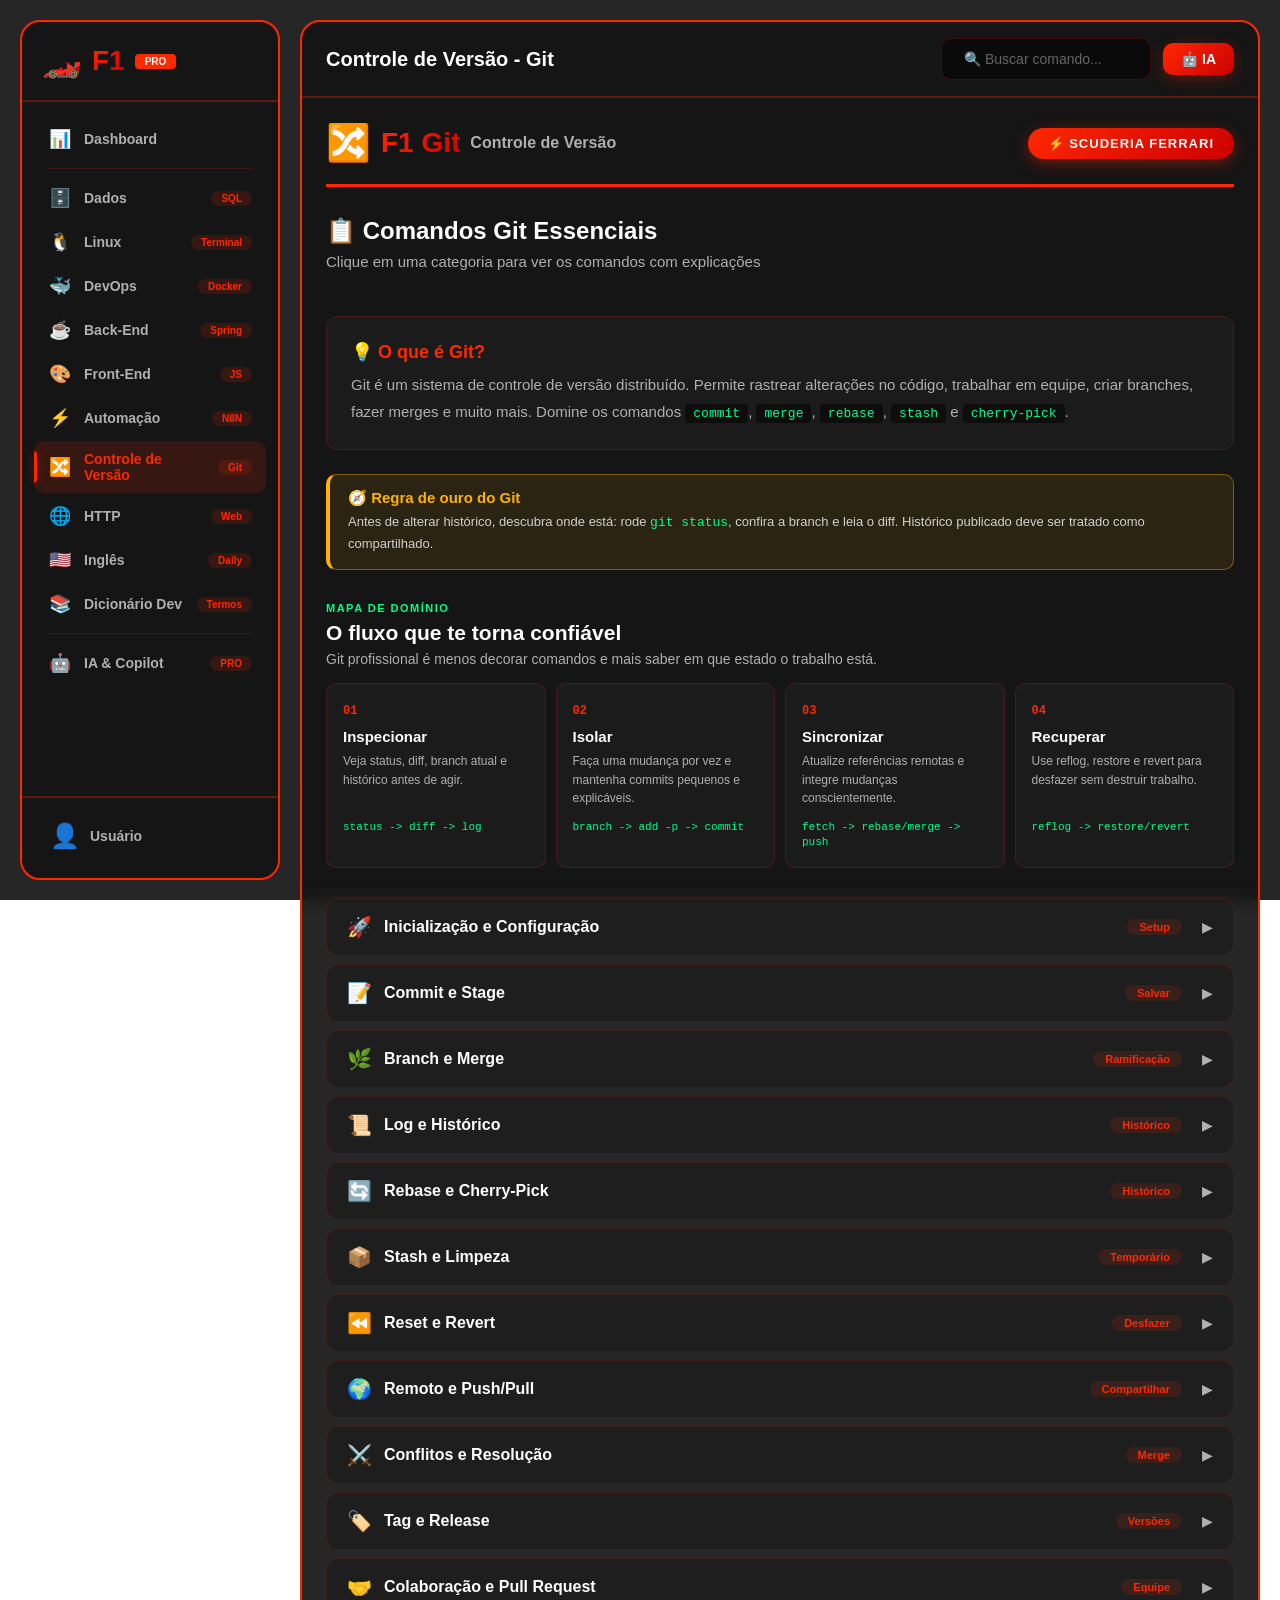
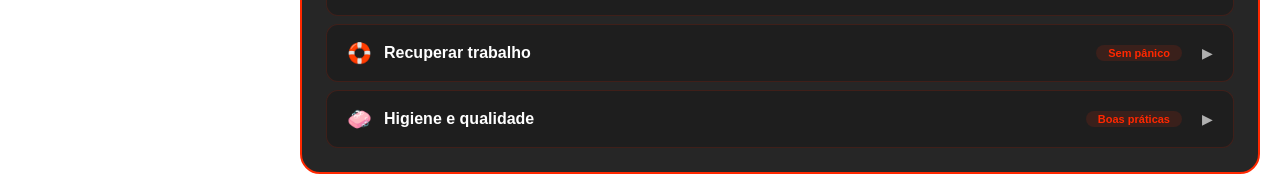
<file: pages/controle-versao.html>
<!DOCTYPE html>
<html lang="pt-BR">
<head>
    <meta charset="UTF-8">
    <meta name="viewport" content="width=device-width, initial-scale=1.0">
    <title>🔀 F1 Controle de Versão - Git</title>
    <link rel="stylesheet" href="../css/controle-versao.css">
</head>
<body>
    <div class="app-container">
        <!-- ============================================
             MENU LATERAL
        ============================================ -->
        <aside class="sidebar">
            <div class="sidebar-header">
                <div class="logo">
                    <span class="logo-icon">🏎️</span>
                    <span class="logo-text">F1</span>
                    <span class="logo-badge">PRO</span>
                </div>
            </div>

            <nav class="sidebar-nav">
                <ul class="nav-list">
                    <li class="nav-item">
                        <a href="../index.html">
                            <span class="nav-icon">📊</span>
                            <span class="nav-text">Dashboard</span>
                        </a>
                    </li>
                    <li class="nav-divider"></li>
                    <li class="nav-item">
                        <a href="dados.html">
                            <span class="nav-icon">🗄️</span>
                            <span class="nav-text">Dados</span>
                            <span class="nav-badge">SQL</span>
                        </a>
                    </li>
                    <li class="nav-item">
                        <a href="linux.html">
                            <span class="nav-icon">🐧</span>
                            <span class="nav-text">Linux</span>
                            <span class="nav-badge">Terminal</span>
                        </a>
                    </li>
                    <li class="nav-item">
                        <a href="devops.html">
                            <span class="nav-icon">🐳</span>
                            <span class="nav-text">DevOps</span>
                            <span class="nav-badge">Docker</span>
                        </a>
                    </li>
                    <li class="nav-item">
                        <a href="backend.html">
                            <span class="nav-icon">☕</span>
                            <span class="nav-text">Back-End</span>
                            <span class="nav-badge">Spring</span>
                        </a>
                    </li>
                    <li class="nav-item">
                        <a href="frontend.html">
                            <span class="nav-icon">🎨</span>
                            <span class="nav-text">Front-End</span>
                            <span class="nav-badge">JS</span>
                        </a>
                    </li>
                    <li class="nav-item">
                        <a href="automacao.html">
                            <span class="nav-icon">⚡</span>
                            <span class="nav-text">Automação</span>
                            <span class="nav-badge">N8N</span>
                        </a>
                    </li>
                    <li class="nav-item active">
                        <a href="controle-versao.html">
                            <span class="nav-icon">🔀</span>
                            <span class="nav-text">Controle de Versão</span>
                            <span class="nav-badge">Git</span>
                        </a>
                    </li>
                    <li class="nav-item">
                        <a href="http.html">
                            <span class="nav-icon">🌐</span>
                            <span class="nav-text">HTTP</span>
                            <span class="nav-badge">Web</span>
                        </a>
                    </li>
                    <li class="nav-item">
                        <a href="ingles.html">
                            <span class="nav-icon">🇺🇸</span>
                            <span class="nav-text">Inglês</span>
                            <span class="nav-badge">Daily</span>
                        </a>
                    </li>
                    <li class="nav-item"><a href="dicionario-dev.html"><span class="nav-icon">📚</span><span class="nav-text">Dicionário Dev</span><span class="nav-badge">Termos</span></a></li>
                    <li class="nav-divider"></li>
                    <li class="nav-item">
                        <a href="ia.html">
                            <span class="nav-icon">🤖</span>
                            <span class="nav-text">IA &amp; Copilot</span>
                            <span class="nav-badge">PRO</span>
                        </a>
                    </li>
                </ul>
            </nav>

            <div class="sidebar-footer">
                <div class="user-info">
                    <span class="user-avatar">👤</span>
                    <span class="user-name">Usuário</span>
                </div>
            </div>
        </aside>

        <!-- ============================================
             CONTEÚDO PRINCIPAL
        ============================================ -->
        <main class="main-content">
            <header class="top-bar">
                <div class="top-bar-left">
                    <button class="menu-toggle">☰</button>
                    <h1>Controle de Versão - Git</h1>
                </div>
                <div class="top-bar-right">
                    <div class="search-box">
                        <input type="text" id="searchInput" placeholder="🔍 Buscar comando...">
                    </div>
                    <button class="btn-ai">🤖 IA</button>
                </div>
            </header>

            <div class="content-area">
                <!-- Header Ferrari -->
                <div class="git-header">
                    <div class="git-logo">
                        <span class="git-emoji">🔀</span>
                        <span class="git-title">F1 Git</span>
                        <span class="git-subtitle">Controle de Versão</span>
                    </div>
                    <div class="ferrari-badge">⚡ SCUDERIA FERRARI</div>
                </div>

                <!-- Conteúdo -->
                <div class="git-content">
                    <h2>📋 Comandos Git Essenciais</h2>
                    <p class="subtitle">Clique em uma categoria para ver os comandos com explicações</p>
                    <div class="search-status" id="searchStatus" aria-live="polite"></div>

                    <!-- ==========================================
                         INTRODUÇÃO
                    ========================================== -->
                    <div class="info-card">
                        <div class="info-title">💡 O que é Git?</div>
                        <div class="info-text">
                            Git é um sistema de controle de versão distribuído. Permite rastrear alterações no código,
                            trabalhar em equipe, criar branches, fazer merges e muito mais.
                            Domine os comandos <code>commit</code>, <code>merge</code>, <code>rebase</code>, <code>stash</code> e <code>cherry-pick</code>.
                        </div>
                    </div>

                    <div class="git-alert">
                        <div class="git-alert-title">🧭 Regra de ouro do Git</div>
                        <p>Antes de alterar histórico, descubra onde está: rode <code>git status</code>, confira a branch e leia o diff. Histórico publicado deve ser tratado como compartilhado.</p>
                    </div>

                    <section class="git-foundations" aria-labelledby="gitFoundationsTitle">
                        <div class="section-heading">
                            <span class="section-kicker">MAPA DE DOMÍNIO</span>
                            <h2 id="gitFoundationsTitle">O fluxo que te torna confiável</h2>
                            <p>Git profissional é menos decorar comandos e mais saber em que estado o trabalho está.</p>
                        </div>
                        <div class="foundation-grid">
                            <article class="foundation-card"><span>01</span><strong>Inspecionar</strong><p>Veja status, diff, branch atual e histórico antes de agir.</p><code>status -> diff -> log</code></article>
                            <article class="foundation-card"><span>02</span><strong>Isolar</strong><p>Faça uma mudança por vez e mantenha commits pequenos e explicáveis.</p><code>branch -> add -p -> commit</code></article>
                            <article class="foundation-card"><span>03</span><strong>Sincronizar</strong><p>Atualize referências remotas e integre mudanças conscientemente.</p><code>fetch -> rebase/merge -> push</code></article>
                            <article class="foundation-card"><span>04</span><strong>Recuperar</strong><p>Use reflog, restore e revert para desfazer sem destruir trabalho.</p><code>reflog -> restore/revert</code></article>
                        </div>
                    </section>

                    <!-- ==========================================
                         ACORDEON DE COMANDOS
                    ========================================== -->
                    <div class="accordion" id="commandsAccordion">
                        <!-- ==========================================
                             INICIALIZAÇÃO E CONFIGURAÇÃO
                        ========================================== -->
                        <div class="accordion-item">
                            <div class="accordion-header" data-target="init">
                                <span class="accordion-icon">🚀</span>
                                <span class="accordion-title">Inicialização e Configuração</span>
                                <span class="accordion-badge">Setup</span>
                                <span class="accordion-arrow">▶</span>
                            </div>
                            <div class="accordion-body" id="init">
                                <div class="cmd-item">
                                    <div class="cmd-left">
                                        <span class="cmd-text">git init</span>
                                        <span class="cmd-desc">Inicializa um repositório Git no diretório atual</span>
                                    </div>
                                    <button class="btn-copy-cmd">📋 Copiar</button>
                                </div>
                                <div class="cmd-item">
                                    <div class="cmd-left">
                                        <span class="cmd-text">git clone https://github.com/usuario/repo.git</span>
                                        <span class="cmd-desc">Clona um repositório remoto</span>
                                    </div>
                                    <button class="btn-copy-cmd">📋 Copiar</button>
                                </div>
                                <div class="cmd-item">
                                    <div class="cmd-left">
                                        <span class="cmd-text">git config --global user.name "Seu Nome"</span>
                                        <span class="cmd-desc">Configura nome de usuário global</span>
                                    </div>
                                    <button class="btn-copy-cmd">📋 Copiar</button>
                                </div>
                                <div class="cmd-item">
                                    <div class="cmd-left">
                                        <span class="cmd-text">git config --global user.email "seu@email.com"</span>
                                        <span class="cmd-desc">Configura email global</span>
                                    </div>
                                    <button class="btn-copy-cmd">📋 Copiar</button>
                                </div>
                                <div class="cmd-item">
                                    <div class="cmd-left">
                                        <span class="cmd-text">git config --list</span>
                                        <span class="cmd-desc">Lista todas as configurações do Git</span>
                                    </div>
                                    <button class="btn-copy-cmd">📋 Copiar</button>
                                </div>
                                <div class="cmd-item">
                                    <div class="cmd-left">
                                        <span class="cmd-text">git remote add origin https://github.com/usuario/repo.git</span>
                                        <span class="cmd-desc">Adiciona um repositório remoto</span>
                                    </div>
                                    <button class="btn-copy-cmd">📋 Copiar</button>
                                </div>
                                <div class="cmd-item">
                                    <div class="cmd-left">
                                        <span class="cmd-text">git remote -v</span>
                                        <span class="cmd-desc">Lista repositórios remotos configurados</span>
                                    </div>
                                    <button class="btn-copy-cmd">📋 Copiar</button>
                                </div>
                            </div>
                        </div>

                        <!-- ==========================================
                             COMMIT E STAGE
                        ========================================== -->
                        <div class="accordion-item">
                            <div class="accordion-header" data-target="commit">
                                <span class="accordion-icon">📝</span>
                                <span class="accordion-title">Commit e Stage</span>
                                <span class="accordion-badge">Salvar</span>
                                <span class="accordion-arrow">▶</span>
                            </div>
                            <div class="accordion-body" id="commit">
                                <div class="cmd-item">
                                    <div class="cmd-left">
                                        <span class="cmd-text">git status</span>
                                        <span class="cmd-desc">Mostra o estado atual do repositório</span>
                                    </div>
                                    <button class="btn-copy-cmd">📋 Copiar</button>
                                </div>
                                <div class="cmd-item">
                                    <div class="cmd-left">
                                        <span class="cmd-text">git add arquivo.txt</span>
                                        <span class="cmd-desc">Adiciona um arquivo ao stage</span>
                                    </div>
                                    <button class="btn-copy-cmd">📋 Copiar</button>
                                </div>
                                <div class="cmd-item">
                                    <div class="cmd-left">
                                        <span class="cmd-text">git add .</span>
                                        <span class="cmd-desc">Adiciona todos os arquivos modificados ao stage</span>
                                    </div>
                                    <button class="btn-copy-cmd">📋 Copiar</button>
                                </div>
                                <div class="cmd-item">
                                    <div class="cmd-left">
                                        <span class="cmd-text">git add -A</span>
                                        <span class="cmd-desc">Adiciona TODOS os arquivos (incluindo removidos)</span>
                                    </div>
                                    <button class="btn-copy-cmd">📋 Copiar</button>
                                </div>
                                <div class="cmd-item">
                                    <div class="cmd-left">
                                        <span class="cmd-text">git add -p</span>
                                        <span class="cmd-desc">Adiciona partes específicas de um arquivo (interativo)</span>
                                    </div>
                                    <button class="btn-copy-cmd">📋 Copiar</button>
                                </div>
                                <div class="cmd-item">
                                    <div class="cmd-left">
                                        <span class="cmd-text">git commit -m "Mensagem do commit"</span>
                                        <span class="cmd-desc">Cria um commit com mensagem</span>
                                    </div>
                                    <button class="btn-copy-cmd">📋 Copiar</button>
                                </div>
                                <div class="cmd-item">
                                    <div class="cmd-left">
                                        <span class="cmd-text">git commit -am "Mensagem"</span>
                                        <span class="cmd-desc">Adiciona e commita em um só comando</span>
                                    </div>
                                    <button class="btn-copy-cmd">📋 Copiar</button>
                                </div>
                                <div class="cmd-item">
                                    <div class="cmd-left">
                                        <span class="cmd-text">git commit --amend -m "Nova mensagem"</span>
                                        <span class="cmd-desc">Altera a mensagem do último commit</span>
                                    </div>
                                    <button class="btn-copy-cmd">📋 Copiar</button>
                                </div>
                                <div class="cmd-item">
                                    <div class="cmd-left">
                                        <span class="cmd-text">git commit --amend --no-edit</span>
                                        <span class="cmd-desc">Adiciona alterações ao último commit sem mudar mensagem</span>
                                    </div>
                                    <button class="btn-copy-cmd">📋 Copiar</button>
                                </div>
                                <div class="cmd-item">
                                    <div class="cmd-left">
                                        <span class="cmd-text">git reset HEAD arquivo.txt</span>
                                        <span class="cmd-desc">Remove arquivo do stage (volta para working directory)</span>
                                    </div>
                                    <button class="btn-copy-cmd">📋 Copiar</button>
                                </div>
                            </div>
                        </div>

                        <!-- ==========================================
                             BRANCH E MERGE
                        ========================================== -->
                        <div class="accordion-item">
                            <div class="accordion-header" data-target="branch">
                                <span class="accordion-icon">🌿</span>
                                <span class="accordion-title">Branch e Merge</span>
                                <span class="accordion-badge">Ramificação</span>
                                <span class="accordion-arrow">▶</span>
                            </div>
                            <div class="accordion-body" id="branch">
                                <div class="cmd-item">
                                    <div class="cmd-left">
                                        <span class="cmd-text">git branch</span>
                                        <span class="cmd-desc">Lista todas as branches</span>
                                    </div>
                                    <button class="btn-copy-cmd">📋 Copiar</button>
                                </div>
                                <div class="cmd-item">
                                    <div class="cmd-left">
                                        <span class="cmd-text">git branch -a</span>
                                        <span class="cmd-desc">Lista todas as branches (incluindo remotas)</span>
                                    </div>
                                    <button class="btn-copy-cmd">📋 Copiar</button>
                                </div>
                                <div class="cmd-item">
                                    <div class="cmd-left">
                                        <span class="cmd-text">git branch nova-branch</span>
                                        <span class="cmd-desc">Cria uma nova branch</span>
                                    </div>
                                    <button class="btn-copy-cmd">📋 Copiar</button>
                                </div>
                                <div class="cmd-item">
                                    <div class="cmd-left">
                                        <span class="cmd-text">git checkout nova-branch</span>
                                        <span class="cmd-desc">Muda para a branch especificada</span>
                                    </div>
                                    <button class="btn-copy-cmd">📋 Copiar</button>
                                </div>
                                <div class="cmd-item">
                                    <div class="cmd-left">
                                        <span class="cmd-text">git checkout -b nova-branch</span>
                                        <span class="cmd-desc">Cria e muda para a nova branch</span>
                                    </div>
                                    <button class="btn-copy-cmd">📋 Copiar</button>
                                </div>
                                <div class="cmd-item">
                                    <div class="cmd-left">
                                        <span class="cmd-text">git switch nova-branch</span>
                                        <span class="cmd-desc">Muda para a branch (alternativa moderna ao checkout)</span>
                                    </div>
                                    <button class="btn-copy-cmd">📋 Copiar</button>
                                </div>
                                <div class="cmd-item">
                                    <div class="cmd-left">
                                        <span class="cmd-text">git merge feature-branch</span>
                                        <span class="cmd-desc">Mescla a branch feature na branch atual</span>
                                    </div>
                                    <button class="btn-copy-cmd">📋 Copiar</button>
                                </div>
                                <div class="cmd-item">
                                    <div class="cmd-left">
                                        <span class="cmd-text">git merge --no-ff feature-branch</span>
                                        <span class="cmd-desc">Mescla criando um commit de merge (sem fast-forward)</span>
                                    </div>
                                    <button class="btn-copy-cmd">📋 Copiar</button>
                                </div>
                                <div class="cmd-item">
                                    <div class="cmd-left">
                                        <span class="cmd-text">git merge --abort</span>
                                        <span class="cmd-desc">Cancela o merge em andamento (resolve conflitos)</span>
                                    </div>
                                    <button class="btn-copy-cmd">📋 Copiar</button>
                                </div>
                                <div class="cmd-item">
                                    <div class="cmd-left">
                                        <span class="cmd-text">git branch -d branch</span>
                                        <span class="cmd-desc">Deleta uma branch (seguro)</span>
                                    </div>
                                    <button class="btn-copy-cmd">📋 Copiar</button>
                                </div>
                                <div class="cmd-item">
                                    <div class="cmd-left">
                                        <span class="cmd-text">git branch -D branch</span>
                                        <span class="cmd-desc">Força a deleção de uma branch</span>
                                    </div>
                                    <button class="btn-copy-cmd">📋 Copiar</button>
                                </div>
                            </div>
                        </div>

                        <!-- ==========================================
                             LOG E HISTÓRICO
                        ========================================== -->
                        <div class="accordion-item">
                            <div class="accordion-header" data-target="log">
                                <span class="accordion-icon">📜</span>
                                <span class="accordion-title">Log e Histórico</span>
                                <span class="accordion-badge">Histórico</span>
                                <span class="accordion-arrow">▶</span>
                            </div>
                            <div class="accordion-body" id="log">
                                <div class="cmd-item">
                                    <div class="cmd-left">
                                        <span class="cmd-text">git log</span>
                                        <span class="cmd-desc">Mostra o histórico de commits</span>
                                    </div>
                                    <button class="btn-copy-cmd">📋 Copiar</button>
                                </div>
                                <div class="cmd-item">
                                    <div class="cmd-left">
                                        <span class="cmd-text">git log --oneline</span>
                                        <span class="cmd-desc">Histórico resumido (um commit por linha)</span>
                                    </div>
                                    <button class="btn-copy-cmd">📋 Copiar</button>
                                </div>
                                <div class="cmd-item">
                                    <div class="cmd-left">
                                        <span class="cmd-text">git log --graph --oneline --decorate</span>
                                        <span class="cmd-desc">Visualiza a árvore de commits com gráfico</span>
                                    </div>
                                    <button class="btn-copy-cmd">📋 Copiar</button>
                                </div>
                                <div class="cmd-item">
                                    <div class="cmd-left">
                                        <span class="cmd-text">git log -p</span>
                                        <span class="cmd-desc">Mostra as diferenças de cada commit</span>
                                    </div>
                                    <button class="btn-copy-cmd">📋 Copiar</button>
                                </div>
                                <div class="cmd-item">
                                    <div class="cmd-left">
                                        <span class="cmd-text">git log --author="nome"</span>
                                        <span class="cmd-desc">Filtra commits por autor</span>
                                    </div>
                                    <button class="btn-copy-cmd">📋 Copiar</button>
                                </div>
                                <div class="cmd-item">
                                    <div class="cmd-left">
                                        <span class="cmd-text">git log --since="2024-01-01"</span>
                                        <span class="cmd-desc">Commits desde uma data</span>
                                    </div>
                                    <button class="btn-copy-cmd">📋 Copiar</button>
                                </div>
                                <div class="cmd-item">
                                    <div class="cmd-left">
                                        <span class="cmd-text">git log -S "palavra"</span>
                                        <span class="cmd-desc">Busca commits que alteraram a "palavra"</span>
                                    </div>
                                    <button class="btn-copy-cmd">📋 Copiar</button>
                                </div>
                                <div class="cmd-item">
                                    <div class="cmd-left">
                                        <span class="cmd-text">git show commit-id</span>
                                        <span class="cmd-desc">Mostra detalhes de um commit específico</span>
                                    </div>
                                    <button class="btn-copy-cmd">📋 Copiar</button>
                                </div>
                                <div class="cmd-item">
                                    <div class="cmd-left">
                                        <span class="cmd-text">git diff</span>
                                        <span class="cmd-desc">Mostra alterações não commitadas</span>
                                    </div>
                                    <button class="btn-copy-cmd">📋 Copiar</button>
                                </div>
                                <div class="cmd-item">
                                    <div class="cmd-left">
                                        <span class="cmd-text">git diff --staged</span>
                                        <span class="cmd-desc">Mostra alterações no stage</span>
                                    </div>
                                    <button class="btn-copy-cmd">📋 Copiar</button>
                                </div>
                            </div>
                        </div>

                        <!-- ==========================================
                             REBASE E CHERRY-PICK
                        ========================================== -->
                        <div class="accordion-item">
                            <div class="accordion-header" data-target="rebase">
                                <span class="accordion-icon">🔄</span>
                                <span class="accordion-title">Rebase e Cherry-Pick</span>
                                <span class="accordion-badge">Histórico</span>
                                <span class="accordion-arrow">▶</span>
                            </div>
                            <div class="accordion-body" id="rebase">
                                <div class="cmd-item">
                                    <div class="cmd-left">
                                        <span class="cmd-text">git rebase main</span>
                                        <span class="cmd-desc">Aplica commits da branch atual sobre a main</span>
                                    </div>
                                    <button class="btn-copy-cmd">📋 Copiar</button>
                                </div>
                                <div class="cmd-item">
                                    <div class="cmd-left">
                                        <span class="cmd-text">git rebase -i HEAD~3</span>
                                        <span class="cmd-desc">Rebase interativo - reorganiza os últimos 3 commits</span>
                                    </div>
                                    <button class="btn-copy-cmd">📋 Copiar</button>
                                </div>
                                <div class="cmd-item">
                                    <div class="cmd-left">
                                        <span class="cmd-text">git rebase --continue</span>
                                        <span class="cmd-desc">Continua o rebase após resolver conflitos</span>
                                    </div>
                                    <button class="btn-copy-cmd">📋 Copiar</button>
                                </div>
                                <div class="cmd-item">
                                    <div class="cmd-left">
                                        <span class="cmd-text">git rebase --abort</span>
                                        <span class="cmd-desc">Cancela o rebase em andamento</span>
                                    </div>
                                    <button class="btn-copy-cmd">📋 Copiar</button>
                                </div>
                                <div class="cmd-item">
                                    <div class="cmd-left">
                                        <span class="cmd-text">git cherry-pick commit-id</span>
                                        <span class="cmd-desc">Aplica um commit específico na branch atual</span>
                                    </div>
                                    <button class="btn-copy-cmd">📋 Copiar</button>
                                </div>
                                <div class="cmd-item">
                                    <div class="cmd-left">
                                        <span class="cmd-text">git cherry-pick commit1..commit5</span>
                                        <span class="cmd-desc">Aplica um intervalo de commits</span>
                                    </div>
                                    <button class="btn-copy-cmd">📋 Copiar</button>
                                </div>
                                <div class="cmd-item">
                                    <div class="cmd-left">
                                        <span class="cmd-text">git cherry-pick --continue</span>
                                        <span class="cmd-desc">Continua o cherry-pick após resolver conflitos</span>
                                    </div>
                                    <button class="btn-copy-cmd">📋 Copiar</button>
                                </div>
                                <div class="cmd-item">
                                    <div class="cmd-left">
                                        <span class="cmd-text">git cherry-pick --abort</span>
                                        <span class="cmd-desc">Cancela o cherry-pick em andamento</span>
                                    </div>
                                    <button class="btn-copy-cmd">📋 Copiar</button>
                                </div>
                            </div>
                        </div>

                        <!-- ==========================================
                             STASH E LIMPEZA
                        ========================================== -->
                        <div class="accordion-item">
                            <div class="accordion-header" data-target="stash">
                                <span class="accordion-icon">📦</span>
                                <span class="accordion-title">Stash e Limpeza</span>
                                <span class="accordion-badge">Temporário</span>
                                <span class="accordion-arrow">▶</span>
                            </div>
                            <div class="accordion-body" id="stash">
                                <div class="cmd-item">
                                    <div class="cmd-left">
                                        <span class="cmd-text">git stash</span>
                                        <span class="cmd-desc">Guarda alterações não commitadas temporariamente</span>
                                    </div>
                                    <button class="btn-copy-cmd">📋 Copiar</button>
                                </div>
                                <div class="cmd-item">
                                    <div class="cmd-left">
                                        <span class="cmd-text">git stash list</span>
                                        <span class="cmd-desc">Lista todos os stashes</span>
                                    </div>
                                    <button class="btn-copy-cmd">📋 Copiar</button>
                                </div>
                                <div class="cmd-item">
                                    <div class="cmd-left">
                                        <span class="cmd-text">git stash pop</span>
                                        <span class="cmd-desc">Recupera o último stash e o remove da lista</span>
                                    </div>
                                    <button class="btn-copy-cmd">📋 Copiar</button>
                                </div>
                                <div class="cmd-item">
                                    <div class="cmd-left">
                                        <span class="cmd-text">git stash apply</span>
                                        <span class="cmd-desc">Recupera o último stash sem remover</span>
                                    </div>
                                    <button class="btn-copy-cmd">📋 Copiar</button>
                                </div>
                                <div class="cmd-item">
                                    <div class="cmd-left">
                                        <span class="cmd-text">git stash drop stash@{0}</span>
                                        <span class="cmd-desc">Remove um stash específico</span>
                                    </div>
                                    <button class="btn-copy-cmd">📋 Copiar</button>
                                </div>
                                <div class="cmd-item">
                                    <div class="cmd-left">
                                        <span class="cmd-text cmd-danger">git stash clear</span>
                                        <span class="cmd-desc cmd-danger">⚠️ Remove todos os stashes sem possibilidade simples de recuperação.</span>
                                    </div>
                                    <button class="btn-copy-cmd">📋 Copiar</button>
                                </div>
                                <div class="cmd-item">
                                    <div class="cmd-left">
                                        <span class="cmd-text cmd-danger">git clean -fd</span>
                                        <span class="cmd-desc cmd-danger">⚠️ Remove arquivos não rastreados. Simule antes com git clean -nd.</span>
                                    </div>
                                    <button class="btn-copy-cmd">📋 Copiar</button>
                                </div>
                            </div>
                        </div>

                        <!-- ==========================================
                             RESET E REVERT
                        ========================================== -->
                        <div class="accordion-item">
                            <div class="accordion-header" data-target="reset">
                                <span class="accordion-icon">⏪</span>
                                <span class="accordion-title">Reset e Revert</span>
                                <span class="accordion-badge">Desfazer</span>
                                <span class="accordion-arrow">▶</span>
                            </div>
                            <div class="accordion-body" id="reset">
                                <div class="cmd-item">
                                    <div class="cmd-left">
                                        <span class="cmd-text">git reset --soft HEAD~1</span>
                                        <span class="cmd-desc">Remove commit mas mantém alterações no stage</span>
                                    </div>
                                    <button class="btn-copy-cmd">📋 Copiar</button>
                                </div>
                                <div class="cmd-item">
                                    <div class="cmd-left">
                                        <span class="cmd-text">git reset --mixed HEAD~1</span>
                                        <span class="cmd-desc">Remove commit e mantém alterações no working directory</span>
                                    </div>
                                    <button class="btn-copy-cmd">📋 Copiar</button>
                                </div>
                                <div class="cmd-item">
                                    <div class="cmd-left">
                                        <span class="cmd-text cmd-danger">git reset --hard HEAD~1</span>
                                        <span class="cmd-desc cmd-danger">⚠️ Remove commit e descarta alterações. Evite em histórico compartilhado.</span>
                                    </div>
                                    <button class="btn-copy-cmd">📋 Copiar</button>
                                </div>
                                <div class="cmd-item">
                                    <div class="cmd-left">
                                        <span class="cmd-text">git revert commit-id</span>
                                        <span class="cmd-desc">Cria um novo commit que desfaz um commit anterior</span>
                                    </div>
                                    <button class="btn-copy-cmd">📋 Copiar</button>
                                </div>
                                <div class="cmd-item">
                                    <div class="cmd-left">
                                        <span class="cmd-text">git revert --no-commit HEAD~1</span>
                                        <span class="cmd-desc">Reverte sem criar commit automático</span>
                                    </div>
                                    <button class="btn-copy-cmd">📋 Copiar</button>
                                </div>
                            </div>
                        </div>

                        <!-- ==========================================
                             REMOTO E PUSH/PULL
                        ========================================== -->
                        <div class="accordion-item">
                            <div class="accordion-header" data-target="remote">
                                <span class="accordion-icon">🌍</span>
                                <span class="accordion-title">Remoto e Push/Pull</span>
                                <span class="accordion-badge">Compartilhar</span>
                                <span class="accordion-arrow">▶</span>
                            </div>
                            <div class="accordion-body" id="remote">
                                <div class="cmd-item">
                                    <div class="cmd-left">
                                        <span class="cmd-text">git push origin main</span>
                                        <span class="cmd-desc">Envia commits para o repositório remoto</span>
                                    </div>
                                    <button class="btn-copy-cmd">📋 Copiar</button>
                                </div>
                                <div class="cmd-item">
                                    <div class="cmd-left">
                                        <span class="cmd-text">git push -u origin main</span>
                                        <span class="cmd-desc">Envia e configura a branch upstream</span>
                                    </div>
                                    <button class="btn-copy-cmd">📋 Copiar</button>
                                </div>
                                <div class="cmd-item">
                                    <div class="cmd-left">
                                        <span class="cmd-text cmd-danger">git push --force origin main</span>
                                        <span class="cmd-desc cmd-danger">⚠️ Reescreve histórico remoto. Prefira --force-with-lease.</span>
                                    </div>
                                    <button class="btn-copy-cmd">📋 Copiar</button>
                                </div>
                                <div class="cmd-item">
                                    <div class="cmd-left">
                                        <span class="cmd-text">git push origin --delete branch</span>
                                        <span class="cmd-desc">Deleta uma branch remota</span>
                                    </div>
                                    <button class="btn-copy-cmd">📋 Copiar</button>
                                </div>
                                <div class="cmd-item">
                                    <div class="cmd-left">
                                        <span class="cmd-text">git pull origin main</span>
                                        <span class="cmd-desc">Puxa alterações do repositório remoto</span>
                                    </div>
                                    <button class="btn-copy-cmd">📋 Copiar</button>
                                </div>
                                <div class="cmd-item">
                                    <div class="cmd-left">
                                        <span class="cmd-text">git pull --rebase origin main</span>
                                        <span class="cmd-desc">Puxa e aplica rebase ao invés de merge</span>
                                    </div>
                                    <button class="btn-copy-cmd">📋 Copiar</button>
                                </div>
                                <div class="cmd-item">
                                    <div class="cmd-left">
                                        <span class="cmd-text">git fetch origin</span>
                                        <span class="cmd-desc">Baixa alterações sem mesclar</span>
                                    </div>
                                    <button class="btn-copy-cmd">📋 Copiar</button>
                                </div>
                                <div class="cmd-item">
                                    <div class="cmd-left">
                                        <span class="cmd-text">git remote show origin</span>
                                        <span class="cmd-desc">Mostra informações do repositório remoto</span>
                                    </div>
                                    <button class="btn-copy-cmd">📋 Copiar</button>
                                </div>
                            </div>
                        </div>

                        <!-- ==========================================
                             CONFLITOS E RESOLUÇÃO
                        ========================================== -->
                        <div class="accordion-item">
                            <div class="accordion-header" data-target="conflicts">
                                <span class="accordion-icon">⚔️</span>
                                <span class="accordion-title">Conflitos e Resolução</span>
                                <span class="accordion-badge">Merge</span>
                                <span class="accordion-arrow">▶</span>
                            </div>
                            <div class="accordion-body" id="conflicts">
                                <div class="cmd-item">
                                    <div class="cmd-left">
                                        <span class="cmd-text">git status</span>
                                        <span class="cmd-desc">Identifica arquivos com conflito</span>
                                    </div>
                                    <button class="btn-copy-cmd">📋 Copiar</button>
                                </div>
                                <div class="cmd-item">
                                    <div class="cmd-left">
                                        <span class="cmd-text">git diff</span>
                                        <span class="cmd-desc">Mostra os conflitos linha a linha</span>
                                    </div>
                                    <button class="btn-copy-cmd">📋 Copiar</button>
                                </div>
                                <div class="cmd-item">
                                    <div class="cmd-left">
                                        <span class="cmd-text">git merge --abort</span>
                                        <span class="cmd-desc">Cancela o merge e volta ao estado anterior</span>
                                    </div>
                                    <button class="btn-copy-cmd">📋 Copiar</button>
                                </div>
                                <div class="cmd-item">
                                    <div class="cmd-left">
                                        <span class="cmd-text">git rebase --abort</span>
                                        <span class="cmd-desc">Cancela o rebase e volta ao estado anterior</span>
                                    </div>
                                    <button class="btn-copy-cmd">📋 Copiar</button>
                                </div>
                                <div class="cmd-item">
                                    <div class="cmd-left">
                                        <span class="cmd-text">git add .</span>
                                        <span class="cmd-desc">Marca arquivos como resolvidos</span>
                                    </div>
                                    <button class="btn-copy-cmd">📋 Copiar</button>
                                </div>
                                <div class="cmd-item">
                                    <div class="cmd-left">
                                        <span class="cmd-text">git commit</span>
                                        <span class="cmd-desc">Finaliza o merge ou rebase após resolver conflitos</span>
                                    </div>
                                    <button class="btn-copy-cmd">📋 Copiar</button>
                                </div>
                            </div>
                        </div>

                        <!-- ==========================================
                             TAG E RELEASE
                        ========================================== -->
                        <div class="accordion-item">
                            <div class="accordion-header" data-target="tag">
                                <span class="accordion-icon">🏷️</span>
                                <span class="accordion-title">Tag e Release</span>
                                <span class="accordion-badge">Versões</span>
                                <span class="accordion-arrow">▶</span>
                            </div>
                            <div class="accordion-body" id="tag">
                                <div class="cmd-item">
                                    <div class="cmd-left">
                                        <span class="cmd-text">git tag</span>
                                        <span class="cmd-desc">Lista todas as tags</span>
                                    </div>
                                    <button class="btn-copy-cmd">📋 Copiar</button>
                                </div>
                                <div class="cmd-item">
                                    <div class="cmd-left">
                                        <span class="cmd-text">git tag v1.0.0</span>
                                        <span class="cmd-desc">Cria uma tag leve</span>
                                    </div>
                                    <button class="btn-copy-cmd">📋 Copiar</button>
                                </div>
                                <div class="cmd-item">
                                    <div class="cmd-left">
                                        <span class="cmd-text">git tag -a v1.0.0 -m "Versão 1.0.0"</span>
                                        <span class="cmd-desc">Cria uma tag anotada com mensagem</span>
                                    </div>
                                    <button class="btn-copy-cmd">📋 Copiar</button>
                                </div>
                                <div class="cmd-item">
                                    <div class="cmd-left">
                                        <span class="cmd-text">git push origin v1.0.0</span>
                                        <span class="cmd-desc">Envia uma tag específica</span>
                                    </div>
                                    <button class="btn-copy-cmd">📋 Copiar</button>
                                </div>
                                <div class="cmd-item">
                                    <div class="cmd-left">
                                        <span class="cmd-text">git push origin --tags</span>
                                        <span class="cmd-desc">Envia todas as tags</span>
                                    </div>
                                    <button class="btn-copy-cmd">📋 Copiar</button>
                                </div>
                                <div class="cmd-item">
                                    <div class="cmd-left">
                                        <span class="cmd-text">git tag -d v1.0.0</span>
                                        <span class="cmd-desc">Remove uma tag local</span>
                                    </div>
                                    <button class="btn-copy-cmd">📋 Copiar</button>
                                </div>
                                <div class="cmd-item">
                                    <div class="cmd-left">
                                        <span class="cmd-text">git push origin --delete v1.0.0</span>
                                        <span class="cmd-desc">Remove uma tag remota</span>
                                    </div>
                                    <button class="btn-copy-cmd">📋 Copiar</button>
                                </div>
                            </div>
                        </div>

                        <div class="accordion-item">
                            <div class="accordion-header" data-target="colaboracao">
                                <span class="accordion-icon">🤝</span>
                                <span class="accordion-title">Colaboração e Pull Request</span>
                                <span class="accordion-badge">Equipe</span>
                                <span class="accordion-arrow">▶</span>
                            </div>
                            <div class="accordion-body" id="colaboracao">
                                <div class="cmd-item"><div class="cmd-left"><span class="cmd-text">git fetch --prune origin</span><span class="cmd-desc">Atualiza referências remotas e remove branches remotas que não existem mais.</span></div><button class="btn-copy-cmd">📋 Copiar</button></div>
                                <div class="cmd-item"><div class="cmd-left"><span class="cmd-text">git switch -c feature/nome-da-tarefa</span><span class="cmd-desc">Cria uma branch com nome que comunica o objetivo da mudança.</span></div><button class="btn-copy-cmd">📋 Copiar</button></div>
                                <div class="cmd-item"><div class="cmd-left"><span class="cmd-text">git diff main...HEAD</span><span class="cmd-desc">Revisa tudo que sua branch adicionou desde main.</span></div><button class="btn-copy-cmd">📋 Copiar</button></div>
                                <div class="cmd-item"><div class="cmd-left"><span class="cmd-text">git push -u origin feature/nome-da-tarefa</span><span class="cmd-desc">Publica a branch e configura o upstream para os próximos pushes.</span></div><button class="btn-copy-cmd">📋 Copiar</button></div>
                                <div class="cmd-item"><div class="cmd-left"><span class="cmd-text">git log --oneline main..HEAD</span><span class="cmd-desc">Lista os commits que entrarão no Pull Request.</span></div><button class="btn-copy-cmd">📋 Copiar</button></div>
                                <div class="cmd-item"><div class="cmd-left"><span class="cmd-text">git branch --merged main</span><span class="cmd-desc">Encontra branches já integradas e candidatas à limpeza.</span></div><button class="btn-copy-cmd">📋 Copiar</button></div>
                            </div>
                        </div>

                        <div class="accordion-item">
                            <div class="accordion-header" data-target="recuperacao">
                                <span class="accordion-icon">🛟</span>
                                <span class="accordion-title">Recuperar trabalho</span>
                                <span class="accordion-badge">Sem pânico</span>
                                <span class="accordion-arrow">▶</span>
                            </div>
                            <div class="accordion-body" id="recuperacao">
                                <div class="cmd-item"><div class="cmd-left"><span class="cmd-text">git restore arquivo.txt</span><span class="cmd-desc">Descarta alterações não staged de um arquivo. Use somente se não precisar delas.</span></div><button class="btn-copy-cmd">📋 Copiar</button></div>
                                <div class="cmd-item"><div class="cmd-left"><span class="cmd-text">git restore --staged arquivo.txt</span><span class="cmd-desc">Remove o arquivo do stage sem apagar sua alteração local.</span></div><button class="btn-copy-cmd">📋 Copiar</button></div>
                                <div class="cmd-item"><div class="cmd-left"><span class="cmd-text">git reflog</span><span class="cmd-desc">Mostra movimentos recentes de HEAD e ajuda a localizar commits perdidos.</span></div><button class="btn-copy-cmd">📋 Copiar</button></div>
                                <div class="cmd-item"><div class="cmd-left"><span class="cmd-text">git switch -c resgate HEAD@{2}</span><span class="cmd-desc">Cria uma branch apontando para uma posição encontrada no reflog.</span></div><button class="btn-copy-cmd">📋 Copiar</button></div>
                                <div class="cmd-item"><div class="cmd-left"><span class="cmd-text">git revert HEAD</span><span class="cmd-desc">Cria um novo commit que desfaz o último commit sem reescrever o histórico.</span></div><button class="btn-copy-cmd">📋 Copiar</button></div>
                                <div class="cmd-item"><div class="cmd-left"><span class="cmd-text">git clean -nd</span><span class="cmd-desc">Simula a remoção de arquivos não rastreados antes de usar a versão destrutiva.</span></div><button class="btn-copy-cmd">📋 Copiar</button></div>
                            </div>
                        </div>

                        <div class="accordion-item">
                            <div class="accordion-header" data-target="higiene">
                                <span class="accordion-icon">🧼</span>
                                <span class="accordion-title">Higiene e qualidade</span>
                                <span class="accordion-badge">Boas práticas</span>
                                <span class="accordion-arrow">▶</span>
                            </div>
                            <div class="accordion-body" id="higiene">
                                <div class="cmd-item"><div class="cmd-left"><span class="cmd-text">git diff --check</span><span class="cmd-desc">Detecta whitespace problemático antes do commit.</span></div><button class="btn-copy-cmd">📋 Copiar</button></div>
                                <div class="cmd-item"><div class="cmd-left"><span class="cmd-text">git ls-files</span><span class="cmd-desc">Lista arquivos rastreados pelo repositório.</span></div><button class="btn-copy-cmd">📋 Copiar</button></div>
                                <div class="cmd-item"><div class="cmd-left"><span class="cmd-text">git check-ignore -v arquivo.log</span><span class="cmd-desc">Descobre qual regra do .gitignore está ignorando um arquivo.</span></div><button class="btn-copy-cmd">📋 Copiar</button></div>
                                <div class="cmd-item"><div class="cmd-left"><span class="cmd-text">git shortlog -sn --all</span><span class="cmd-desc">Resume quantidade de commits por autor.</span></div><button class="btn-copy-cmd">📋 Copiar</button></div>
                                <div class="cmd-item"><div class="cmd-left"><span class="cmd-text">git blame -L 10,30 arquivo.js</span><span class="cmd-desc">Mostra o commit e autor associados a cada linha de um trecho.</span></div><button class="btn-copy-cmd">📋 Copiar</button></div>
                            </div>
                        </div>
                    </div>
                </div>
            </div>
        </main>
    </div>

    <script>
        // ============================================
        // ACORDEON
        // ============================================
        document.querySelectorAll('.accordion-header').forEach(header => {
            header.addEventListener('click', function() {
                const targetId = this.dataset.target;
                const body = document.getElementById(targetId);
                const arrow = this.querySelector('.accordion-arrow');
                
                document.querySelectorAll('.accordion-body').forEach(b => {
                    if (b.id !== targetId) {
                        b.classList.remove('active');
                        b.style.maxHeight = '0';
                        b.style.padding = '0 20px';
                        const otherArrow = b.closest('.accordion-item').querySelector('.accordion-arrow');
                        if (otherArrow) otherArrow.textContent = '▶';
                    }
                });

                if (body.classList.contains('active')) {
                    body.classList.remove('active');
                    body.style.maxHeight = '0';
                    body.style.padding = '0 20px';
                    arrow.textContent = '▶';
                } else {
                    body.classList.add('active');
                    body.style.maxHeight = body.scrollHeight + 'px';
                    body.style.padding = '20px';
                    arrow.textContent = '▼';
                }
            });
        });

        // ============================================
        // COPIAR COMANDO
        // ============================================
        document.getElementById('commandsAccordion').addEventListener('click', function(e) {
            const btn = e.target.closest('.btn-copy-cmd');
            if (!btn) return;
            e.stopPropagation();
            const cmdText = btn.closest('.cmd-item').querySelector('.cmd-text').textContent;
            navigator.clipboard.writeText(cmdText).then(() => {
                const originalText = btn.textContent;
                btn.textContent = '✅ Copiado!';
                setTimeout(() => {
                    btn.textContent = originalText;
                }, 2000);
            });
        });

        document.querySelector('.menu-toggle').addEventListener('click', function() {
            const navigation = document.querySelector('.sidebar-nav');
            const isOpen = navigation.classList.toggle('open');
            this.setAttribute('aria-expanded', String(isOpen));
        });

        // ============================================
        // BUSCA
        // ============================================
        document.getElementById('searchInput').addEventListener('input', function() {
            const searchTerm = this.value.toLowerCase().trim();
            const items = document.querySelectorAll('.cmd-item');
            const headers = document.querySelectorAll('.accordion-header');
            const searchStatus = document.getElementById('searchStatus');
            
            if (!searchTerm) {
                items.forEach(item => item.style.display = 'flex');
                headers.forEach(h => h.style.display = 'flex');
                searchStatus.textContent = '';
                return;
            }

            let matchCount = 0;
            items.forEach(item => {
                const text = item.querySelector('.cmd-text').textContent.toLowerCase();
                const desc = item.querySelector('.cmd-desc').textContent.toLowerCase();
                if (text.includes(searchTerm) || desc.includes(searchTerm)) {
                    item.style.display = 'flex';
                    matchCount += 1;
                    const parentBody = item.closest('.accordion-body');
                    if (parentBody) {
                        parentBody.classList.add('active');
                        parentBody.style.maxHeight = parentBody.scrollHeight + 'px';
                        parentBody.style.padding = '20px';
                        const arrow = parentBody.closest('.accordion-item').querySelector('.accordion-arrow');
                        if (arrow) arrow.textContent = '▼';
                    }
                } else {
                    item.style.display = 'none';
                }
            });

            searchStatus.textContent = matchCount === 0
                ? `Nenhum comando encontrado para “${this.value}”.`
                : `${matchCount} comando${matchCount === 1 ? '' : 's'} encontrado${matchCount === 1 ? '' : 's'}.`;

            headers.forEach(header => {
                const body = document.getElementById(header.dataset.target);
                if (body) {
                    const visibleItems = body.querySelectorAll('.cmd-item[style*="display: flex"], .cmd-item:not([style*="display: none"])');
                    const hasVisible = Array.from(visibleItems).some(el => el.style.display !== 'none');
                    header.style.display = hasVisible ? 'flex' : 'none';
                }
            });
        });
    </script>
</body>
</html>
</file>
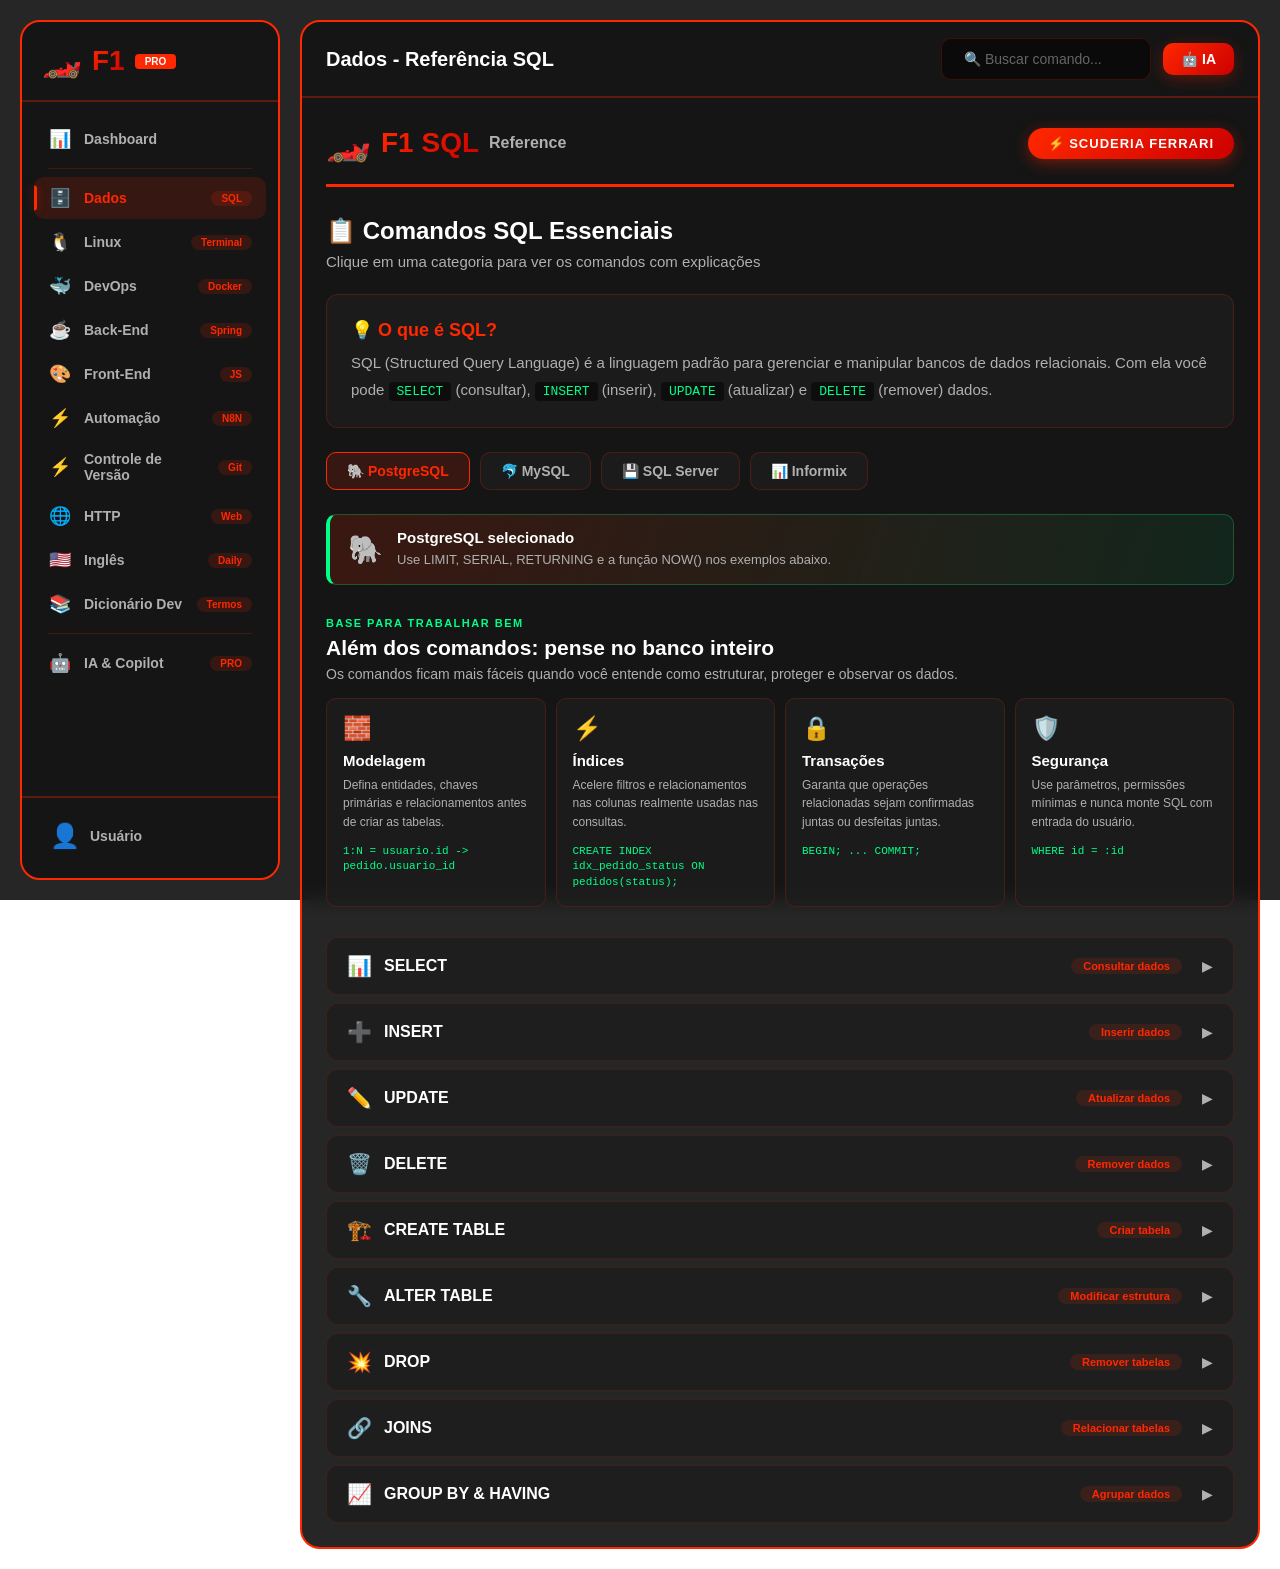
<file: pages/dados.html>
<!DOCTYPE html>
<html lang="pt-BR">
<head>
    <meta charset="UTF-8">
    <meta name="viewport" content="width=device-width, initial-scale=1.0">
    <title>🏎️ F1 SQL Reference - Dados</title>
    <link rel="stylesheet" href="../css/dados.css">
</head>
<body>
    <div class="app-container">
        <!-- ============================================
             MENU LATERAL
        ============================================ -->
        <aside class="sidebar">
            <div class="sidebar-header">
                <div class="logo">
                    <span class="logo-icon">🏎️</span>
                    <span class="logo-text">F1</span>
                    <span class="logo-badge">PRO</span>
                </div>
            </div>

            <nav class="sidebar-nav">
                <ul class="nav-list">
                    <li class="nav-item">
                        <a href="../index.html">
                            <span class="nav-icon">📊</span>
                            <span class="nav-text">Dashboard</span>
                        </a>
                    </li>
                    <li class="nav-divider"></li>
                    <li class="nav-item active">
                        <a href="dados.html">
                            <span class="nav-icon">🗄️</span>
                            <span class="nav-text">Dados</span>
                            <span class="nav-badge">SQL</span>
                        </a>
                    </li>
                    <li class="nav-item">
                        <a href="linux.html">
                            <span class="nav-icon">🐧</span>
                            <span class="nav-text">Linux</span>
                            <span class="nav-badge">Terminal</span>
                        </a>
                    </li>
                    <li class="nav-item">
                        <a href="devops.html">
                            <span class="nav-icon">🐳</span>
                            <span class="nav-text">DevOps</span>
                            <span class="nav-badge">Docker</span>
                        </a>
                    </li>
                    <li class="nav-item">
                        <a href="backend.html">
                            <span class="nav-icon">☕</span>
                            <span class="nav-text">Back-End</span>
                            <span class="nav-badge">Spring</span>
                        </a>
                    </li>
                    <li class="nav-item">
                        <a href="frontend.html">
                            <span class="nav-icon">🎨</span>
                            <span class="nav-text">Front-End</span>
                            <span class="nav-badge">JS</span>
                        </a>
                    </li>
                    <li class="nav-item">
                        <a href="automacao.html">
                            <span class="nav-icon">⚡</span>
                            <span class="nav-text">Automação</span>
                            <span class="nav-badge">N8N</span>
                        </a>
                    </li>
                     <li class="nav-item">
                        <a href="controle-versao.html">
                            <span class="nav-icon">⚡</span>
                            <span class="nav-text">Controle de Versão</span>
                            <span class="nav-badge">Git</span>
                        </a>
                    </li>
                    <li class="nav-item">
                        <a href="http.html">
                            <span class="nav-icon">🌐</span>
                            <span class="nav-text">HTTP</span>
                            <span class="nav-badge">Web</span>
                        </a>
                    </li>
                    <li class="nav-item">
                        <a href="ingles.html">
                            <span class="nav-icon">🇺🇸</span>
                            <span class="nav-text">Inglês</span>
                            <span class="nav-badge">Daily</span>
                        </a>
                    </li>
                    <li class="nav-item"><a href="dicionario-dev.html"><span class="nav-icon">📚</span><span class="nav-text">Dicionário Dev</span><span class="nav-badge">Termos</span></a></li>
                    <li class="nav-divider"></li>
                    <li class="nav-item">
                        <a href="ia.html">
                            <span class="nav-icon">🤖</span>
                            <span class="nav-text">IA &amp; Copilot</span>
                            <span class="nav-badge">PRO</span>
                        </a>
                    </li>
                </ul>
            </nav>

            <div class="sidebar-footer">
                <div class="user-info">
                    <span class="user-avatar">👤</span>
                    <span class="user-name">Usuário</span>
                </div>
            </div>
        </aside>

        <!-- ============================================
             CONTEÚDO PRINCIPAL
        ============================================ -->
        <main class="main-content">
            <header class="top-bar">
                <div class="top-bar-left">
                    <button class="menu-toggle">☰</button>
                    <h1>Dados - Referência SQL</h1>
                </div>
                <div class="top-bar-right">
                    <div class="search-box">
                        <input type="text" id="searchInput" placeholder="🔍 Buscar comando...">
                    </div>
                    <button class="btn-ai">🤖 IA</button>
                </div>
            </header>

            <div class="content-area">
                <!-- Header Ferrari -->
                <div class="dados-header">
                    <div class="dados-logo">
                        <span class="dados-emoji">🏎️</span>
                        <span class="dados-title">F1 SQL</span>
                        <span class="dados-subtitle">Reference</span>
                    </div>
                    <div class="ferrari-badge">⚡ SCUDERIA FERRARI</div>
                </div>

                <!-- Conteúdo -->
                <div class="sql-content">
                    <h2>📋 Comandos SQL Essenciais</h2>
                    <p class="subtitle">Clique em uma categoria para ver os comandos com explicações</p>

                    <!-- ==========================================
                         INTRODUÇÃO
                    ========================================== -->
                    <div class="info-card">
                        <div class="info-title">💡 O que é SQL?</div>
                        <div class="info-text">
                            SQL (Structured Query Language) é a linguagem padrão para gerenciar e manipular bancos de dados relacionais.
                            Com ela você pode <code>SELECT</code> (consultar), <code>INSERT</code> (inserir), <code>UPDATE</code> (atualizar)
                            e <code>DELETE</code> (remover) dados.
                        </div>
                    </div>

                    <!-- ==========================================
                         SELETOR DE BANCO
                    ========================================== -->
                    <div class="db-selector">
                        <button class="db-btn active" data-db="postgres">🐘 PostgreSQL</button>
                        <button class="db-btn" data-db="mysql">🐬 MySQL</button>
                        <button class="db-btn" data-db="sqlserver">💾 SQL Server</button>
                        <button class="db-btn" data-db="informix">📊 Informix</button>
                    </div>

                    <div class="db-context" id="dbContext" aria-live="polite">
                        <div class="db-context-icon">🐘</div>
                        <div>
                            <strong id="dbContextTitle">PostgreSQL selecionado</strong>
                            <p id="dbContextText">Use LIMIT, SERIAL, RETURNING e a função NOW() nos exemplos abaixo.</p>
                        </div>
                    </div>

                    <section class="data-foundations" aria-labelledby="foundationsTitle">
                        <div class="section-heading">
                            <span class="section-kicker">BASE PARA TRABALHAR BEM</span>
                            <h2 id="foundationsTitle">Além dos comandos: pense no banco inteiro</h2>
                            <p>Os comandos ficam mais fáceis quando você entende como estruturar, proteger e observar os dados.</p>
                        </div>
                        <div class="foundation-grid">
                            <article class="foundation-card">
                                <span class="foundation-icon">🧱</span>
                                <h3>Modelagem</h3>
                                <p>Defina entidades, chaves primárias e relacionamentos antes de criar as tabelas.</p>
                                <code>1:N = usuario.id -> pedido.usuario_id</code>
                            </article>
                            <article class="foundation-card">
                                <span class="foundation-icon">⚡</span>
                                <h3>Índices</h3>
                                <p>Acelere filtros e relacionamentos nas colunas realmente usadas nas consultas.</p>
                                <code>CREATE INDEX idx_pedido_status ON pedidos(status);</code>
                            </article>
                            <article class="foundation-card">
                                <span class="foundation-icon">🔒</span>
                                <h3>Transações</h3>
                                <p>Garanta que operações relacionadas sejam confirmadas juntas ou desfeitas juntas.</p>
                                <code>BEGIN; ... COMMIT;</code>
                            </article>
                            <article class="foundation-card">
                                <span class="foundation-icon">🛡️</span>
                                <h3>Segurança</h3>
                                <p>Use parâmetros, permissões mínimas e nunca monte SQL com entrada do usuário.</p>
                                <code>WHERE id = :id</code>
                            </article>
                        </div>
                    </section>

                    <!-- ==========================================
                         ACORDEON DE COMANDOS
                    ========================================== -->
                    <div class="accordion" id="commandsAccordion">
                        <!-- ==========================================
                             SELECT
                        ========================================== -->
                        <div class="accordion-item">
                            <div class="accordion-header" data-target="select">
                                <span class="accordion-icon">📊</span>
                                <span class="accordion-title">SELECT</span>
                                <span class="accordion-badge">Consultar dados</span>
                                <span class="accordion-arrow">▶</span>
                            </div>
                            <div class="accordion-body" id="select">
                                <!-- 1 -->
                                <div class="cmd-item">
                                    <div class="cmd-left">
                                        <span class="cmd-text">SELECT * FROM usuarios;</span>
                                        <span class="cmd-desc">Seleciona todas as colunas e linhas da tabela</span>
                                    </div>
                                    <button class="btn-copy-cmd">📋 Copiar</button>
                                </div>
                                <!-- 2 -->
                                <div class="cmd-item">
                                    <div class="cmd-left">
                                        <span class="cmd-text">SELECT nome, email FROM usuarios;</span>
                                        <span class="cmd-desc">Seleciona apenas colunas específicas</span>
                                    </div>
                                    <button class="btn-copy-cmd">📋 Copiar</button>
                                </div>
                                <!-- 3 -->
                                <div class="cmd-item">
                                    <div class="cmd-left">
                                        <span class="cmd-text">SELECT * FROM usuarios WHERE idade > 18;</span>
                                        <span class="cmd-desc">Filtra registros com condição (maior que 18)</span>
                                    </div>
                                    <button class="btn-copy-cmd">📋 Copiar</button>
                                </div>
                                <!-- 4 -->
                                <div class="cmd-item">
                                    <div class="cmd-left">
                                        <span class="cmd-text">SELECT * FROM usuarios ORDER BY nome ASC;</span>
                                        <span class="cmd-desc">Ordena resultados por nome (A-Z)</span>
                                    </div>
                                    <button class="btn-copy-cmd">📋 Copiar</button>
                                </div>
                                <!-- 5 -->
                                <div class="cmd-item">
                                    <div class="cmd-left">
                                        <span class="cmd-text">SELECT * FROM usuarios LIMIT 10;</span>
                                        <span class="cmd-desc">Limita a quantidade de resultados (10 primeiros)</span>
                                    </div>
                                    <button class="btn-copy-cmd">📋 Copiar</button>
                                </div>
                                <!-- 6 -->
                                <div class="cmd-item">
                                    <div class="cmd-left">
                                        <span class="cmd-text">SELECT COUNT(*) FROM usuarios;</span>
                                        <span class="cmd-desc">Conta o total de registros na tabela</span>
                                    </div>
                                    <button class="btn-copy-cmd">📋 Copiar</button>
                                </div>
                                <!-- 7 -->
                                <div class="cmd-item">
                                    <div class="cmd-left">
                                        <span class="cmd-text">SELECT DISTINCT cidade FROM usuarios;</span>
                                        <span class="cmd-desc">Retorna apenas valores únicos (sem duplicados)</span>
                                    </div>
                                    <button class="btn-copy-cmd">📋 Copiar</button>
                                </div>
                                <!-- 8 -->
                                <div class="cmd-item">
                                    <div class="cmd-left">
                                        <span class="cmd-text">SELECT * FROM usuarios WHERE nome LIKE 'A%';</span>
                                        <span class="cmd-desc">Busca nomes que começam com 'A'</span>
                                    </div>
                                    <button class="btn-copy-cmd">📋 Copiar</button>
                                </div>
                                <!-- 9 -->
                                <div class="cmd-item">
                                    <div class="cmd-left">
                                        <span class="cmd-text">SELECT * FROM usuarios WHERE idade BETWEEN 18 AND 30;</span>
                                        <span class="cmd-desc">Filtra idades entre 18 e 30 (inclusive)</span>
                                    </div>
                                    <button class="btn-copy-cmd">📋 Copiar</button>
                                </div>
                                <!-- 10 -->
                                <div class="cmd-item">
                                    <div class="cmd-left">
                                        <span class="cmd-text">SELECT * FROM usuarios WHERE id IN (1, 5, 10);</span>
                                        <span class="cmd-desc">Filtra por múltiplos IDs específicos</span>
                                    </div>
                                    <button class="btn-copy-cmd">📋 Copiar</button>
                                </div>
                                <!-- 11 -->
                                <div class="cmd-item">
                                    <div class="cmd-left">
                                        <span class="cmd-text">SELECT * FROM usuarios WHERE email IS NULL;</span>
                                        <span class="cmd-desc">Busca registros onde email está vazio (NULL)</span>
                                    </div>
                                    <button class="btn-copy-cmd">📋 Copiar</button>
                                </div>
                                <!-- 12 -->
                                <div class="cmd-item">
                                    <div class="cmd-left">
                                        <span class="cmd-text">SELECT AVG(idade) FROM usuarios;</span>
                                        <span class="cmd-desc">Calcula a média de idade</span>
                                    </div>
                                    <button class="btn-copy-cmd">📋 Copiar</button>
                                </div>
                            </div>
                        </div>

                        <!-- ==========================================
                             INSERT
                        ========================================== -->
                        <div class="accordion-item">
                            <div class="accordion-header" data-target="insert">
                                <span class="accordion-icon">➕</span>
                                <span class="accordion-title">INSERT</span>
                                <span class="accordion-badge">Inserir dados</span>
                                <span class="accordion-arrow">▶</span>
                            </div>
                            <div class="accordion-body" id="insert">
                                <!-- 1 -->
                                <div class="cmd-item">
                                    <div class="cmd-left">
                                        <span class="cmd-text">INSERT INTO usuarios (nome, email) VALUES ('João', 'joao@email.com');</span>
                                        <span class="cmd-desc">Insere um novo registro com nome e email</span>
                                    </div>
                                    <button class="btn-copy-cmd">📋 Copiar</button>
                                </div>
                                <!-- 2 -->
                                <div class="cmd-item">
                                    <div class="cmd-left">
                                        <span class="cmd-text">INSERT INTO usuarios (nome, idade) VALUES ('Maria', 25);</span>
                                        <span class="cmd-desc">Insere apenas alguns campos (os outros ficam NULL)</span>
                                    </div>
                                    <button class="btn-copy-cmd">📋 Copiar</button>
                                </div>
                                <!-- 3 -->
                                <div class="cmd-item">
                                    <div class="cmd-left">
                                        <span class="cmd-text">INSERT INTO usuarios VALUES (1, 'Pedro', 'pedro@email.com', 30);</span>
                                        <span class="cmd-desc">Insere com todas as colunas na ordem da tabela</span>
                                    </div>
                                    <button class="btn-copy-cmd">📋 Copiar</button>
                                </div>
                                <!-- 4 -->
                                <div class="cmd-item">
                                    <div class="cmd-left">
                                        <span class="cmd-text">INSERT INTO usuarios (nome, email) VALUES ('Ana', 'ana@email.com'), ('Carlos', 'carlos@email.com');</span>
                                        <span class="cmd-desc">Insere múltiplos registros de uma vez</span>
                                    </div>
                                    <button class="btn-copy-cmd">📋 Copiar</button>
                                </div>
                                <!-- 5 -->
                                <div class="cmd-item">
                                    <div class="cmd-left">
                                        <span class="cmd-text">INSERT INTO usuarios (nome, email, idade) VALUES ('Julia', 'julia@email.com', 22);</span>
                                        <span class="cmd-desc">Insere com todos os campos preenchidos</span>
                                    </div>
                                    <button class="btn-copy-cmd">📋 Copiar</button>
                                </div>
                                <!-- 6 -->
                                <div class="cmd-item">
                                    <div class="cmd-left">
                                        <span class="cmd-text">INSERT INTO usuarios_backup SELECT * FROM usuarios WHERE idade > 30;</span>
                                        <span class="cmd-desc">Copia registros filtrados para outra tabela</span>
                                    </div>
                                    <button class="btn-copy-cmd">📋 Copiar</button>
                                </div>
                                <!-- 7 -->
                                <div class="cmd-item">
                                    <div class="cmd-left">
                                        <span class="cmd-text">INSERT INTO usuarios (nome, email) SELECT nome, email FROM usuarios_antigos WHERE ativo = 1;</span>
                                        <span class="cmd-desc">Insere dados de uma tabela para outra com filtro</span>
                                    </div>
                                    <button class="btn-copy-cmd">📋 Copiar</button>
                                </div>
                            </div>
                        </div>

                        <!-- ==========================================
                             UPDATE
                        ========================================== -->
                        <div class="accordion-item">
                            <div class="accordion-header" data-target="update">
                                <span class="accordion-icon">✏️</span>
                                <span class="accordion-title">UPDATE</span>
                                <span class="accordion-badge">Atualizar dados</span>
                                <span class="accordion-arrow">▶</span>
                            </div>
                            <div class="accordion-body" id="update">
                                <!-- 1 -->
                                <div class="cmd-item">
                                    <div class="cmd-left">
                                        <span class="cmd-text">UPDATE usuarios SET email = 'novo@email.com' WHERE id = 1;</span>
                                        <span class="cmd-desc">Atualiza o email de um usuário específico</span>
                                    </div>
                                    <button class="btn-copy-cmd">📋 Copiar</button>
                                </div>
                                <!-- 2 -->
                                <div class="cmd-item">
                                    <div class="cmd-left">
                                        <span class="cmd-text">UPDATE usuarios SET idade = 26 WHERE nome = 'Maria';</span>
                                        <span class="cmd-desc">Atualiza idade de um usuário pelo nome</span>
                                    </div>
                                    <button class="btn-copy-cmd">📋 Copiar</button>
                                </div>
                                <!-- 3 -->
                                <div class="cmd-item">
                                    <div class="cmd-left">
                                        <span class="cmd-text">UPDATE usuarios SET status = 'ativo', updated_at = NOW() WHERE id > 10;</span>
                                        <span class="cmd-desc">Atualiza múltiplos campos de uma vez</span>
                                    </div>
                                    <button class="btn-copy-cmd">📋 Copiar</button>
                                </div>
                                <!-- 4 -->
                                <div class="cmd-item">
                                    <div class="cmd-left">
                                        <span class="cmd-text">UPDATE usuarios SET idade = idade + 1 WHERE YEAR(data_nasc) < 2000;</span>
                                        <span class="cmd-desc">Incrementa idade baseado na data de nascimento</span>
                                    </div>
                                    <button class="btn-copy-cmd">📋 Copiar</button>
                                </div>
                                <!-- 5 -->
                                <div class="cmd-item">
                                    <div class="cmd-left">
                                        <span class="cmd-text">UPDATE usuarios SET email = CONCAT(nome, '@empresa.com');</span>
                                        <span class="cmd-desc">Gera email automaticamente a partir do nome</span>
                                    </div>
                                    <button class="btn-copy-cmd">📋 Copiar</button>
                                </div>
                            </div>
                        </div>

                        <!-- ==========================================
                             DELETE
                        ========================================== -->
                        <div class="accordion-item">
                            <div class="accordion-header" data-target="delete">
                                <span class="accordion-icon">🗑️</span>
                                <span class="accordion-title">DELETE</span>
                                <span class="accordion-badge">Remover dados</span>
                                <span class="accordion-arrow">▶</span>
                            </div>
                            <div class="accordion-body" id="delete">
                                <!-- 1 -->
                                <div class="cmd-item">
                                    <div class="cmd-left">
                                        <span class="cmd-text">DELETE FROM usuarios WHERE id = 1;</span>
                                        <span class="cmd-desc">Remove um usuário específico pelo ID</span>
                                    </div>
                                    <button class="btn-copy-cmd">📋 Copiar</button>
                                </div>
                                <!-- 2 -->
                                <div class="cmd-item">
                                    <div class="cmd-left">
                                        <span class="cmd-text">DELETE FROM usuarios WHERE idade < 18;</span>
                                        <span class="cmd-desc">Remove todos os usuários menores de 18 anos</span>
                                    </div>
                                    <button class="btn-copy-cmd">📋 Copiar</button>
                                </div>
                                <!-- 3 -->
                                <div class="cmd-item">
                                    <div class="cmd-left">
                                        <span class="cmd-text">DELETE FROM usuarios WHERE status = 'inativo';</span>
                                        <span class="cmd-desc">Remove todos os usuários inativos</span>
                                    </div>
                                    <button class="btn-copy-cmd">📋 Copiar</button>
                                </div>
                                <!-- 4 -->
                                <div class="cmd-item">
                                    <div class="cmd-left">
                                        <span class="cmd-text">DELETE FROM usuarios WHERE data_criacao < '2024-01-01';</span>
                                        <span class="cmd-desc">Remove registros antigos (antes de 2024)</span>
                                    </div>
                                    <button class="btn-copy-cmd">📋 Copiar</button>
                                </div>
                            </div>
                        </div>

                        <!-- ==========================================
                             CREATE TABLE
                        ========================================== -->
                        <div class="accordion-item">
                            <div class="accordion-header" data-target="create">
                                <span class="accordion-icon">🏗️</span>
                                <span class="accordion-title">CREATE TABLE</span>
                                <span class="accordion-badge">Criar tabela</span>
                                <span class="accordion-arrow">▶</span>
                            </div>
                            <div class="accordion-body" id="create">
                                <!-- 1 -->
                                <div class="cmd-item">
                                    <div class="cmd-left">
                                        <span class="cmd-text">CREATE TABLE usuarios (id INT PRIMARY KEY, nome VARCHAR(100), email VARCHAR(100));</span>
                                        <span class="cmd-desc">Tabela básica com chave primária</span>
                                    </div>
                                    <button class="btn-copy-cmd">📋 Copiar</button>
                                </div>
                                <!-- 2 -->
                                <div class="cmd-item">
                                    <div class="cmd-left">
                                        <span class="cmd-text">CREATE TABLE produtos (id SERIAL, nome TEXT, preco DECIMAL(10,2), estoque INT);</span>
                                        <span class="cmd-desc">Tabela com auto-increment (SERIAL no PostgreSQL)</span>
                                    </div>
                                    <button class="btn-copy-cmd">📋 Copiar</button>
                                </div>
                                <!-- 3 -->
                                <div class="cmd-item">
                                    <div class="cmd-left">
                                        <span class="cmd-text">CREATE TABLE pedidos (id INT, usuario_id INT, data DATE, FOREIGN KEY (usuario_id) REFERENCES usuarios(id));</span>
                                        <span class="cmd-desc">Tabela com chave estrangeira (relacionamento)</span>
                                    </div>
                                    <button class="btn-copy-cmd">📋 Copiar</button>
                                </div>
                                <!-- 4 -->
                                <div class="cmd-item">
                                    <div class="cmd-left">
                                        <span class="cmd-text">CREATE TABLE categorias (id INT PRIMARY KEY, nome VARCHAR(50), descricao TEXT);</span>
                                        <span class="cmd-desc">Tabela simples para categorias</span>
                                    </div>
                                    <button class="btn-copy-cmd">📋 Copiar</button>
                                </div>
                                <!-- 5 -->
                                <div class="cmd-item">
                                    <div class="cmd-left">
                                        <span class="cmd-text">CREATE TABLE logs (id SERIAL, usuario_id INT, acao TEXT, data TIMESTAMP DEFAULT NOW());</span>
                                        <span class="cmd-desc">Tabela com valor padrão (NOW() = data atual)</span>
                                    </div>
                                    <button class="btn-copy-cmd">📋 Copiar</button>
                                </div>
                            </div>
                        </div>

                        <!-- ==========================================
                             ALTER TABLE
                        ========================================== -->
                        <div class="accordion-item">
                            <div class="accordion-header" data-target="alter">
                                <span class="accordion-icon">🔧</span>
                                <span class="accordion-title">ALTER TABLE</span>
                                <span class="accordion-badge">Modificar estrutura</span>
                                <span class="accordion-arrow">▶</span>
                            </div>
                            <div class="accordion-body" id="alter">
                                <!-- 1 -->
                                <div class="cmd-item">
                                    <div class="cmd-left">
                                        <span class="cmd-text">ALTER TABLE usuarios ADD COLUMN telefone VARCHAR(20);</span>
                                        <span class="cmd-desc">Adiciona uma nova coluna à tabela</span>
                                    </div>
                                    <button class="btn-copy-cmd">📋 Copiar</button>
                                </div>
                                <!-- 2 -->
                                <div class="cmd-item">
                                    <div class="cmd-left">
                                        <span class="cmd-text">ALTER TABLE usuarios DROP COLUMN telefone;</span>
                                        <span class="cmd-desc">Remove uma coluna da tabela</span>
                                    </div>
                                    <button class="btn-copy-cmd">📋 Copiar</button>
                                </div>
                                <!-- 3 -->
                                <div class="cmd-item">
                                    <div class="cmd-left">
                                        <span class="cmd-text">ALTER TABLE usuarios RENAME COLUMN nome TO nome_completo;</span>
                                        <span class="cmd-desc">Renomeia uma coluna</span>
                                    </div>
                                    <button class="btn-copy-cmd">📋 Copiar</button>
                                </div>
                                <!-- 4 -->
                                <div class="cmd-item">
                                    <div class="cmd-left">
                                        <span class="cmd-text">ALTER TABLE usuarios ALTER COLUMN idade SET NOT NULL;</span>
                                        <span class="cmd-desc">Torna a coluna obrigatória (não aceita NULL)</span>
                                    </div>
                                    <button class="btn-copy-cmd">📋 Copiar</button>
                                </div>
                                <!-- 5 -->
                                <div class="cmd-item">
                                    <div class="cmd-left">
                                        <span class="cmd-text">ALTER TABLE usuarios ADD CONSTRAINT unique_email UNIQUE (email);</span>
                                        <span class="cmd-desc">Adiciona restrição UNIQUE (não permite duplicados)</span>
                                    </div>
                                    <button class="btn-copy-cmd">📋 Copiar</button>
                                </div>
                            </div>
                        </div>

                        <!-- ==========================================
                             DROP
                        ========================================== -->
                        <div class="accordion-item">
                            <div class="accordion-header" data-target="drop">
                                <span class="accordion-icon">💥</span>
                                <span class="accordion-title">DROP</span>
                                <span class="accordion-badge">Remover tabelas</span>
                                <span class="accordion-arrow">▶</span>
                            </div>
                            <div class="accordion-body" id="drop">
                                <!-- 1 -->
                                <div class="cmd-item">
                                    <div class="cmd-left">
                                        <span class="cmd-text">DROP TABLE usuarios;</span>
                                        <span class="cmd-desc">Remove a tabela permanentemente</span>
                                    </div>
                                    <button class="btn-copy-cmd">📋 Copiar</button>
                                </div>
                                <!-- 2 -->
                                <div class="cmd-item">
                                    <div class="cmd-left">
                                        <span class="cmd-text">DROP TABLE IF EXISTS usuarios;</span>
                                        <span class="cmd-desc">Remove a tabela se ela existir (evita erro)</span>
                                    </div>
                                    <button class="btn-copy-cmd">📋 Copiar</button>
                                </div>
                                <!-- 3 -->
                                <div class="cmd-item">
                                    <div class="cmd-left">
                                        <span class="cmd-text">DROP DATABASE meu_banco;</span>
                                        <span class="cmd-desc">Remove o banco de dados inteiro</span>
                                    </div>
                                    <button class="btn-copy-cmd">📋 Copiar</button>
                                </div>
                                <!-- 4 -->
                                <div class="cmd-item">
                                    <div class="cmd-left">
                                        <span class="cmd-text">DROP TABLE pedidos, produtos, categorias;</span>
                                        <span class="cmd-desc">Remove múltiplas tabelas de uma vez</span>
                                    </div>
                                    <button class="btn-copy-cmd">📋 Copiar</button>
                                </div>
                            </div>
                        </div>

                        <!-- ==========================================
                             JOINS
                        ========================================== -->
                        <div class="accordion-item">
                            <div class="accordion-header" data-target="joins">
                                <span class="accordion-icon">🔗</span>
                                <span class="accordion-title">JOINS</span>
                                <span class="accordion-badge">Relacionar tabelas</span>
                                <span class="accordion-arrow">▶</span>
                            </div>
                            <div class="accordion-body" id="joins">
                                <!-- 1 -->
                                <div class="cmd-item">
                                    <div class="cmd-left">
                                        <span class="cmd-text">SELECT * FROM usuarios INNER JOIN pedidos ON usuarios.id = pedidos.usuario_id;</span>
                                        <span class="cmd-desc">Retorna apenas registros com correspondência em ambas tabelas</span>
                                    </div>
                                    <button class="btn-copy-cmd">📋 Copiar</button>
                                </div>
                                <!-- 2 -->
                                <div class="cmd-item">
                                    <div class="cmd-left">
                                        <span class="cmd-text">SELECT * FROM usuarios LEFT JOIN pedidos ON usuarios.id = pedidos.usuario_id;</span>
                                        <span class="cmd-desc">Retorna todos os usuários, mesmo sem pedidos (NULL onde não tem)</span>
                                    </div>
                                    <button class="btn-copy-cmd">📋 Copiar</button>
                                </div>
                                <!-- 3 -->
                                <div class="cmd-item">
                                    <div class="cmd-left">
                                        <span class="cmd-text">SELECT u.nome, p.total FROM usuarios u JOIN pedidos p ON u.id = p.usuario_id WHERE p.total > 100;</span>
                                        <span class="cmd-desc">JOIN com alias (u, p) e filtro</span>
                                    </div>
                                    <button class="btn-copy-cmd">📋 Copiar</button>
                                </div>
                                <!-- 4 -->
                                <div class="cmd-item">
                                    <div class="cmd-left">
                                        <span class="cmd-text">SELECT * FROM usuarios u LEFT JOIN pedidos p ON u.id = p.usuario_id LEFT JOIN produtos pr ON p.produto_id = pr.id;</span>
                                        <span class="cmd-desc">Múltiplos JOINs (usuários, pedidos, produtos)</span>
                                    </div>
                                    <button class="btn-copy-cmd">📋 Copiar</button>
                                </div>
                            </div>
                        </div>

                        <!-- ==========================================
                             GROUP BY & HAVING
                        ========================================== -->
                        <div class="accordion-item">
                            <div class="accordion-header" data-target="group">
                                <span class="accordion-icon">📈</span>
                                <span class="accordion-title">GROUP BY & HAVING</span>
                                <span class="accordion-badge">Agrupar dados</span>
                                <span class="accordion-arrow">▶</span>
                            </div>
                            <div class="accordion-body" id="group">
                                <!-- 1 -->
                                <div class="cmd-item">
                                    <div class="cmd-left">
                                        <span class="cmd-text">SELECT cidade, COUNT(*) FROM usuarios GROUP BY cidade;</span>
                                        <span class="cmd-desc">Conta quantos usuários por cidade</span>
                                    </div>
                                    <button class="btn-copy-cmd">📋 Copiar</button>
                                </div>
                                <!-- 2 -->
                                <div class="cmd-item">
                                    <div class="cmd-left">
                                        <span class="cmd-text">SELECT cidade, COUNT(*) FROM usuarios GROUP BY cidade HAVING COUNT(*) > 5;</span>
                                        <span class="cmd-desc">Filtra cidades com mais de 5 usuários</span>
                                    </div>
                                    <button class="btn-copy-cmd">📋 Copiar</button>
                                </div>
                                <!-- 3 -->
                                <div class="cmd-item">
                                    <div class="cmd-left">
                                        <span class="cmd-text">SELECT YEAR(data_criacao) AS ano, COUNT(*) FROM usuarios GROUP BY YEAR(data_criacao);</span>
                                        <span class="cmd-desc">Conta usuários criados por ano</span>
                                    </div>
                                    <button class="btn-copy-cmd">📋 Copiar</button>
                                </div>
                                <!-- 4 -->
                                <div class="cmd-item">
                                    <div class="cmd-left">
                                        <span class="cmd-text">SELECT status, AVG(idade) FROM usuarios GROUP BY status;</span>
                                        <span class="cmd-desc">Média de idade por status</span>
                                    </div>
                                    <button class="btn-copy-cmd">📋 Copiar</button>
                                </div>
                            </div>
                        </div>
                    </div>
                </div>
            </div>
        </main>
    </div>

    <script>
        const databaseExamples = {
            postgres: {
                icon: '🐘', name: 'PostgreSQL',
                text: 'Use LIMIT, SERIAL, RETURNING e a função NOW() nos exemplos abaixo.',
                groups: {
                    select: [['SELECT * FROM usuarios LIMIT 10;', 'Limita o resultado aos 10 primeiros registros.'], ['SELECT nome FROM usuarios WHERE nome ILIKE \'a%\';', 'Busca sem diferenciar maiúsculas e minúsculas.'], ['SELECT cidade, COUNT(*) FROM usuarios GROUP BY cidade;', 'Agrupa e conta registros por cidade.']],
                    insert: [['INSERT INTO usuarios (nome, email) VALUES (\'Ana\', \'ana@email.com\') RETURNING id;', 'Insere e devolve o ID gerado.'], ['INSERT INTO usuarios (nome) SELECT nome FROM usuarios_backup;', 'Insere dados vindos de outra consulta.']],
                    update: [['UPDATE usuarios SET status = \'ativo\' WHERE id = 10 RETURNING *;', 'Atualiza e devolve as linhas alteradas.'], ['UPDATE usuarios SET idade = idade + 1 WHERE status = \'ativo\';', 'Atualiza uma coluna com base no valor atual.']],
                    delete: [['DELETE FROM usuarios WHERE id = 10 RETURNING id;', 'Remove e confirma quais IDs foram apagados.'], ['DELETE FROM usuarios WHERE status = \'inativo\';', 'Remove os registros inativos.']],
                    create: [['CREATE TABLE usuarios (id SERIAL PRIMARY KEY, nome VARCHAR(100) NOT NULL, email TEXT UNIQUE);', 'Cria uma tabela com ID auto incrementável.'], ['CREATE TABLE pedidos (id BIGSERIAL PRIMARY KEY, usuario_id INT REFERENCES usuarios(id));', 'Cria uma relação com chave estrangeira.']],
                    alter: [['ALTER TABLE usuarios ADD COLUMN telefone VARCHAR(20);', 'Adiciona uma coluna à tabela.'], ['ALTER TABLE usuarios ALTER COLUMN nome SET NOT NULL;', 'Torna a coluna obrigatória.']],
                    drop: [['DROP TABLE IF EXISTS usuarios CASCADE;', 'Remove a tabela e dependências relacionadas.'], ['DROP INDEX IF EXISTS idx_usuarios_email;', 'Remove um índice sem gerar erro se ele não existir.']],
                    joins: [['SELECT u.nome, p.id FROM usuarios u INNER JOIN pedidos p ON p.usuario_id = u.id;', 'Retorna somente usuários que possuem pedidos.'], ['SELECT u.nome, p.id FROM usuarios u LEFT JOIN pedidos p ON p.usuario_id = u.id;', 'Mantém usuários mesmo sem pedidos.']],
                    group: [['SELECT status, COUNT(*) AS total FROM usuarios GROUP BY status HAVING COUNT(*) > 5;', 'Filtra grupos depois da agregação.'], ['SELECT DATE_TRUNC(\'month\', created_at), COUNT(*) FROM pedidos GROUP BY 1;', 'Agrupa pedidos por mês.']]
                }
            },
            mysql: {
                icon: '🐬', name: 'MySQL',
                text: 'Use LIMIT, AUTO_INCREMENT, NOW() e backticks para identificar nomes reservados.',
                groups: {
                    select: [['SELECT * FROM usuarios LIMIT 10;', 'Limita o resultado aos 10 primeiros registros.'], ['SELECT nome FROM usuarios WHERE nome LIKE \'a%\' COLLATE utf8mb4_general_ci;', 'Busca sem diferenciar maiúsculas e minúsculas.'], ['SELECT cidade, COUNT(*) FROM usuarios GROUP BY cidade;', 'Agrupa e conta registros por cidade.']],
                    insert: [['INSERT INTO usuarios (nome, email) VALUES (\'Ana\', \'ana@email.com\');', 'Insere um novo registro.'], ['INSERT INTO usuarios (nome) SELECT nome FROM usuarios_backup;', 'Insere dados vindos de outra consulta.']],
                    update: [['UPDATE usuarios SET status = \'ativo\' WHERE id = 10;', 'Atualiza um registro específico.'], ['UPDATE usuarios SET idade = idade + 1 WHERE status = \'ativo\';', 'Atualiza uma coluna com base no valor atual.']],
                    delete: [['DELETE FROM usuarios WHERE id = 10;', 'Remove um registro específico.'], ['DELETE FROM usuarios WHERE status = \'inativo\';', 'Remove os registros inativos.']],
                    create: [['CREATE TABLE usuarios (id INT PRIMARY KEY AUTO_INCREMENT, nome VARCHAR(100) NOT NULL, email VARCHAR(255) UNIQUE);', 'Cria uma tabela com ID auto incrementável.'], ['CREATE TABLE pedidos (id BIGINT AUTO_INCREMENT PRIMARY KEY, usuario_id INT, FOREIGN KEY (usuario_id) REFERENCES usuarios(id));', 'Cria uma relação com chave estrangeira.']],
                    alter: [['ALTER TABLE usuarios ADD COLUMN telefone VARCHAR(20);', 'Adiciona uma coluna à tabela.'], ['ALTER TABLE usuarios MODIFY nome VARCHAR(150) NOT NULL;', 'Altera o tipo e a obrigatoriedade da coluna.']],
                    drop: [['DROP TABLE IF EXISTS usuarios;', 'Remove a tabela sem gerar erro se ela não existir.'], ['DROP INDEX idx_usuarios_email ON usuarios;', 'Remove um índice da tabela.']],
                    joins: [['SELECT u.nome, p.id FROM usuarios u INNER JOIN pedidos p ON p.usuario_id = u.id;', 'Retorna somente usuários que possuem pedidos.'], ['SELECT u.nome, p.id FROM usuarios u LEFT JOIN pedidos p ON p.usuario_id = u.id;', 'Mantém usuários mesmo sem pedidos.']],
                    group: [['SELECT status, COUNT(*) AS total FROM usuarios GROUP BY status HAVING COUNT(*) > 5;', 'Filtra grupos depois da agregação.'], ['SELECT YEAR(created_at) AS ano, COUNT(*) FROM pedidos GROUP BY YEAR(created_at);', 'Agrupa pedidos por ano.']]
                }
            },
            sqlserver: {
                icon: '💾', name: 'SQL Server',
                text: 'Use TOP, IDENTITY, GETDATE() e colchetes para nomes que conflitam com palavras reservadas.',
                groups: {
                    select: [['SELECT TOP 10 * FROM usuarios;', 'Limita o resultado aos 10 primeiros registros.'], ['SELECT nome FROM usuarios WHERE nome LIKE \'a%\';', 'Filtra nomes pelo início do texto.'], ['SELECT cidade, COUNT(*) AS total FROM usuarios GROUP BY cidade;', 'Agrupa e conta registros por cidade.']],
                    insert: [['INSERT INTO usuarios (nome, email) OUTPUT INSERTED.id VALUES (\'Ana\', \'ana@email.com\');', 'Insere e devolve o ID gerado.'], ['INSERT INTO usuarios (nome) SELECT nome FROM usuarios_backup;', 'Insere dados vindos de outra consulta.']],
                    update: [['UPDATE usuarios SET status = \'ativo\' OUTPUT INSERTED.* WHERE id = 10;', 'Atualiza e devolve as linhas alteradas.'], ['UPDATE usuarios SET idade = idade + 1 WHERE status = \'ativo\';', 'Atualiza uma coluna com base no valor atual.']],
                    delete: [['DELETE FROM usuarios OUTPUT DELETED.id WHERE id = 10;', 'Remove e devolve o ID apagado.'], ['DELETE FROM usuarios WHERE status = \'inativo\';', 'Remove os registros inativos.']],
                    create: [['CREATE TABLE usuarios (id INT IDENTITY(1,1) PRIMARY KEY, nome VARCHAR(100) NOT NULL, email VARCHAR(255) UNIQUE);', 'Cria uma tabela com ID auto incrementável.'], ['CREATE TABLE pedidos (id BIGINT IDENTITY PRIMARY KEY, usuario_id INT FOREIGN KEY REFERENCES usuarios(id));', 'Cria uma relação com chave estrangeira.']],
                    alter: [['ALTER TABLE usuarios ADD telefone VARCHAR(20);', 'Adiciona uma coluna à tabela.'], ['ALTER TABLE usuarios ALTER COLUMN nome VARCHAR(150) NOT NULL;', 'Altera o tipo e a obrigatoriedade da coluna.']],
                    drop: [['DROP TABLE IF EXISTS usuarios;', 'Remove a tabela sem gerar erro se ela não existir.'], ['DROP INDEX idx_usuarios_email ON usuarios;', 'Remove um índice da tabela.']],
                    joins: [['SELECT u.nome, p.id FROM usuarios u INNER JOIN pedidos p ON p.usuario_id = u.id;', 'Retorna somente usuários que possuem pedidos.'], ['SELECT u.nome, p.id FROM usuarios u LEFT JOIN pedidos p ON p.usuario_id = u.id;', 'Mantém usuários mesmo sem pedidos.']],
                    group: [['SELECT status, COUNT(*) AS total FROM usuarios GROUP BY status HAVING COUNT(*) > 5;', 'Filtra grupos depois da agregação.'], ['SELECT YEAR(created_at) AS ano, COUNT(*) FROM pedidos GROUP BY YEAR(created_at);', 'Agrupa pedidos por ano.']]
                }
            },
            informix: {
                icon: '📊', name: 'Informix',
                text: 'Use FIRST, SERIAL, TODAY e CURRENT para trabalhar com a sintaxe própria do Informix.',
                groups: {
                    select: [['SELECT FIRST 10 * FROM usuarios;', 'Limita o resultado aos 10 primeiros registros.'], ['SELECT nome FROM usuarios WHERE nome MATCHES \'a*\';', 'Busca nomes usando o padrão do Informix.'], ['SELECT cidade, COUNT(*) FROM usuarios GROUP BY cidade;', 'Agrupa e conta registros por cidade.']],
                    insert: [['INSERT INTO usuarios (nome, email) VALUES (\'Ana\', \'ana@email.com\');', 'Insere um novo registro.'], ['INSERT INTO usuarios (nome) SELECT nome FROM usuarios_backup;', 'Insere dados vindos de outra consulta.']],
                    update: [['UPDATE usuarios SET status = \'ativo\' WHERE id = 10;', 'Atualiza um registro específico.'], ['UPDATE usuarios SET idade = idade + 1 WHERE status = \'ativo\';', 'Atualiza uma coluna com base no valor atual.']],
                    delete: [['DELETE FROM usuarios WHERE id = 10;', 'Remove um registro específico.'], ['DELETE FROM usuarios WHERE status = \'inativo\';', 'Remove os registros inativos.']],
                    create: [['CREATE TABLE usuarios (id SERIAL PRIMARY KEY, nome VARCHAR(100) NOT NULL, email VARCHAR(255) UNIQUE);', 'Cria uma tabela com ID serial.'], ['CREATE TABLE pedidos (id SERIAL PRIMARY KEY, usuario_id INT REFERENCES usuarios(id));', 'Cria uma relação com chave estrangeira.']],
                    alter: [['ALTER TABLE usuarios ADD telefone VARCHAR(20);', 'Adiciona uma coluna à tabela.'], ['ALTER TABLE usuarios MODIFY (nome VARCHAR(150) NOT NULL);', 'Altera a definição da coluna.']],
                    drop: [['DROP TABLE usuarios;', 'Remove a tabela permanentemente.'], ['DROP INDEX idx_usuarios_email;', 'Remove um índice.']],
                    joins: [['SELECT u.nome, p.id FROM usuarios u, pedidos p WHERE p.usuario_id = u.id;', 'Relaciona tabelas pela sintaxe tradicional.'], ['SELECT u.nome, p.id FROM usuarios u LEFT JOIN pedidos p ON p.usuario_id = u.id;', 'Mantém usuários mesmo sem pedidos.']],
                    group: [['SELECT status, COUNT(*) AS total FROM usuarios GROUP BY status HAVING COUNT(*) > 5;', 'Filtra grupos depois da agregação.'], ['SELECT YEAR(created_at), COUNT(*) FROM pedidos GROUP BY 1;', 'Agrupa pedidos por ano.']]
                }
            }
        };

        function renderDatabaseExamples(dbKey) {
            const database = databaseExamples[dbKey];
            const context = document.getElementById('dbContext');
            document.querySelector('.db-context-icon').textContent = database.icon;
            document.getElementById('dbContextTitle').textContent = `${database.name} selecionado`;
            document.getElementById('dbContextText').textContent = database.text;

            Object.entries(database.groups).forEach(([group, commands]) => {
                const body = document.getElementById(group);
                if (!body) return;
                body.innerHTML = commands.map(([command, description]) => `
                    <div class="cmd-item">
                        <div class="cmd-left">
                            <span class="cmd-text">${command}</span>
                            <span class="cmd-desc">${description}</span>
                        </div>
                        <button class="btn-copy-cmd">📋 Copiar</button>
                    </div>
                `).join('');
                body.classList.remove('active');
                body.style.maxHeight = '0';
                body.style.padding = '0 20px';
                body.closest('.accordion-item').querySelector('.accordion-arrow').textContent = '▶';
            });
            context.dataset.database = dbKey;
        }

        renderDatabaseExamples('postgres');

        // ============================================
        // ACORDEON
        // ============================================
        document.querySelectorAll('.accordion-header').forEach(header => {
            header.addEventListener('click', function() {
                const targetId = this.dataset.target;
                const body = document.getElementById(targetId);
                const arrow = this.querySelector('.accordion-arrow');
                
                document.querySelectorAll('.accordion-body').forEach(b => {
                    if (b.id !== targetId) {
                        b.classList.remove('active');
                        b.style.maxHeight = '0';
                        b.style.padding = '0 20px';
                        const otherArrow = b.closest('.accordion-item').querySelector('.accordion-arrow');
                        if (otherArrow) otherArrow.textContent = '▶';
                    }
                });

                if (body.classList.contains('active')) {
                    body.classList.remove('active');
                    body.style.maxHeight = '0';
                    body.style.padding = '0 20px';
                    arrow.textContent = '▶';
                } else {
                    body.classList.add('active');
                    body.style.maxHeight = body.scrollHeight + 'px';
                    body.style.padding = '20px';
                    arrow.textContent = '▼';
                }
            });
        });

        // ============================================
        // COPIAR COMANDO
        // ============================================
        document.getElementById('commandsAccordion').addEventListener('click', function(e) {
            const btn = e.target.closest('.btn-copy-cmd');
            if (!btn) return;
            e.stopPropagation();
            const cmdText = btn.closest('.cmd-item').querySelector('.cmd-text').textContent;
            navigator.clipboard.writeText(cmdText).then(() => {
                const originalText = btn.textContent;
                btn.textContent = '✅ Copiado!';
                setTimeout(() => {
                    btn.textContent = originalText;
                }, 2000);
            });
        });

        // ============================================
        // SELETOR DE BANCO
        // ============================================
        document.querySelectorAll('.db-btn').forEach(btn => {
            btn.addEventListener('click', function() {
                document.querySelectorAll('.db-btn').forEach(b => b.classList.remove('active'));
                this.classList.add('active');
                const db = this.dataset.db;
                renderDatabaseExamples(db);
            });
        });

        // ============================================
        // BUSCA
        // ============================================
        document.getElementById('searchInput').addEventListener('input', function() {
            const searchTerm = this.value.toLowerCase().trim();
            const items = document.querySelectorAll('.cmd-item');
            const headers = document.querySelectorAll('.accordion-header');
            
            if (!searchTerm) {
                items.forEach(item => item.style.display = 'flex');
                headers.forEach(h => h.style.display = 'flex');
                return;
            }

            items.forEach(item => {
                const text = item.querySelector('.cmd-text').textContent.toLowerCase();
                const desc = item.querySelector('.cmd-desc').textContent.toLowerCase();
                if (text.includes(searchTerm) || desc.includes(searchTerm)) {
                    item.style.display = 'flex';
                    const parentBody = item.closest('.accordion-body');
                    if (parentBody) {
                        parentBody.classList.add('active');
                        parentBody.style.maxHeight = parentBody.scrollHeight + 'px';
                        parentBody.style.padding = '20px';
                        const arrow = parentBody.closest('.accordion-item').querySelector('.accordion-arrow');
                        if (arrow) arrow.textContent = '▼';
                    }
                } else {
                    item.style.display = 'none';
                }
            });

            headers.forEach(header => {
                const body = document.getElementById(header.dataset.target);
                if (body) {
                    const visibleItems = body.querySelectorAll('.cmd-item[style*="display: flex"], .cmd-item:not([style*="display: none"])');
                    const hasVisible = Array.from(visibleItems).some(el => el.style.display !== 'none');
                    header.style.display = hasVisible ? 'flex' : 'none';
                }
            });
        });
    </script>
</body>
</html>
</file>
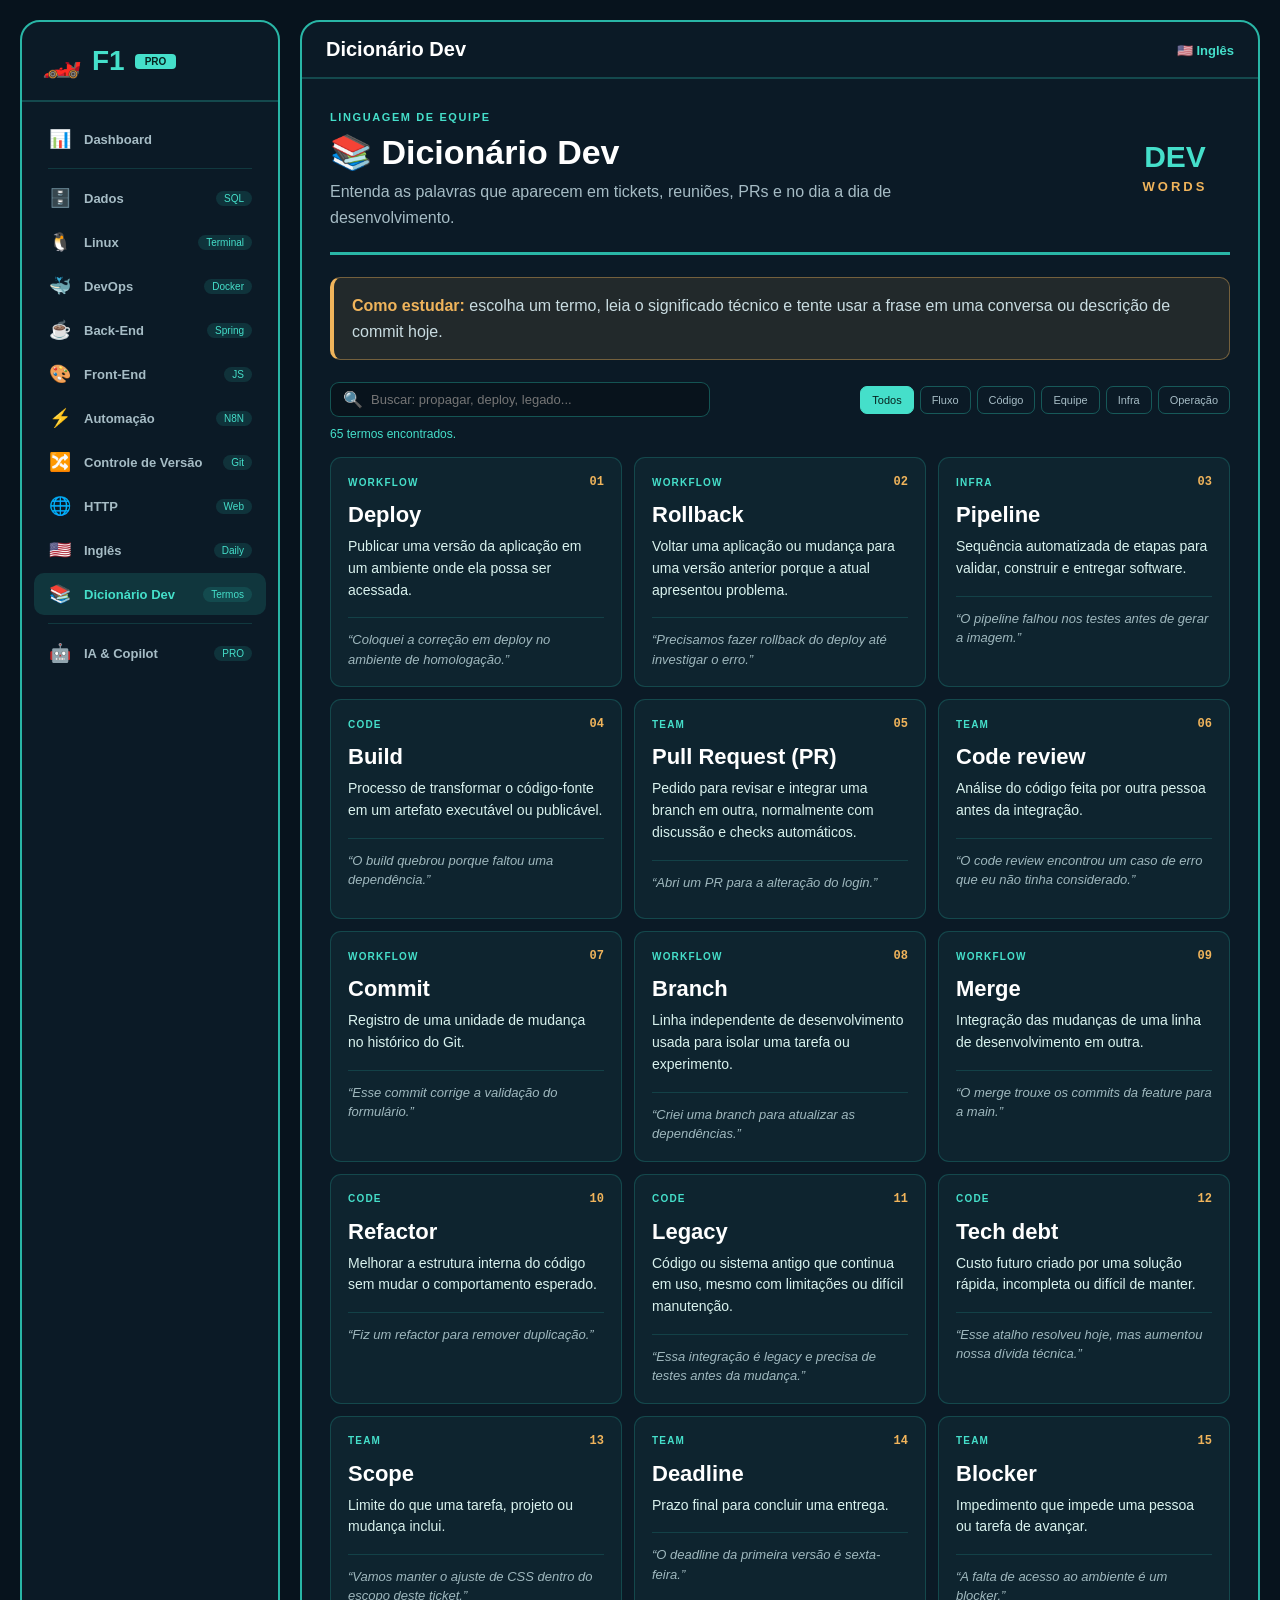
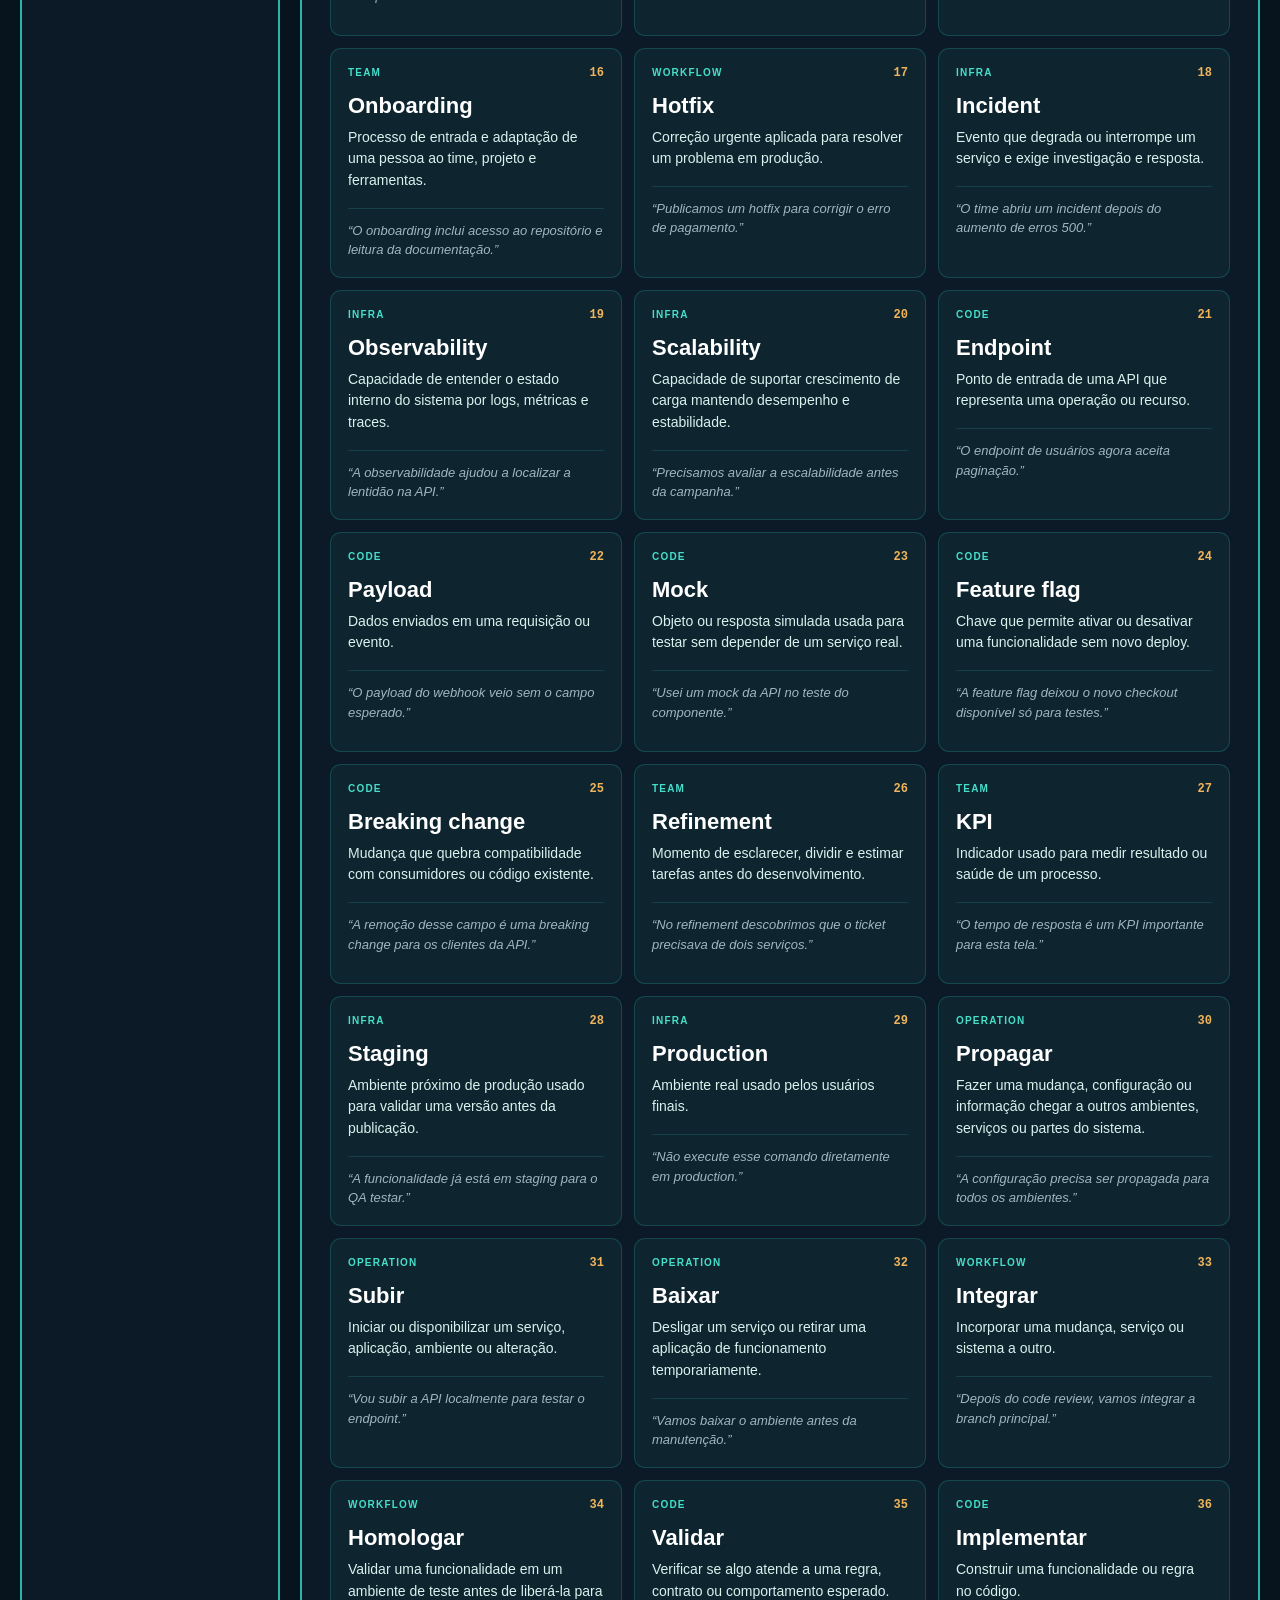
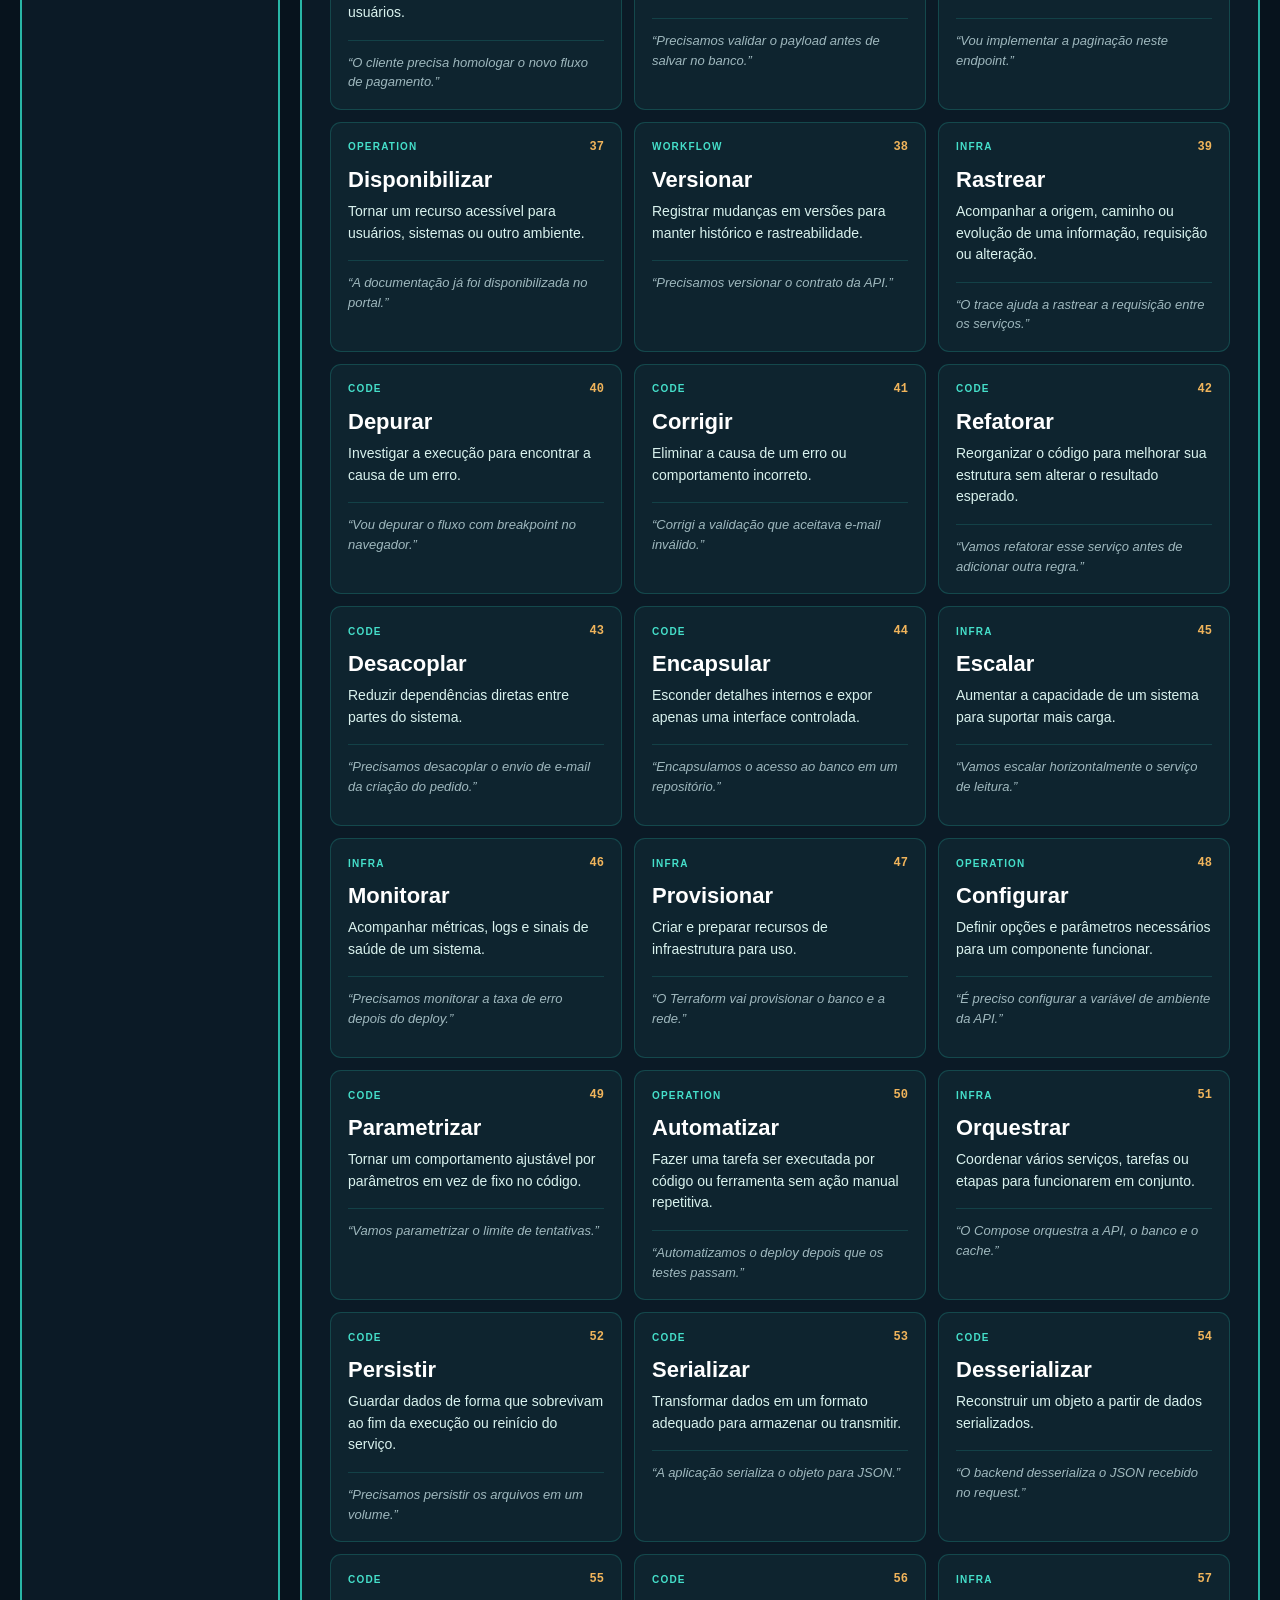
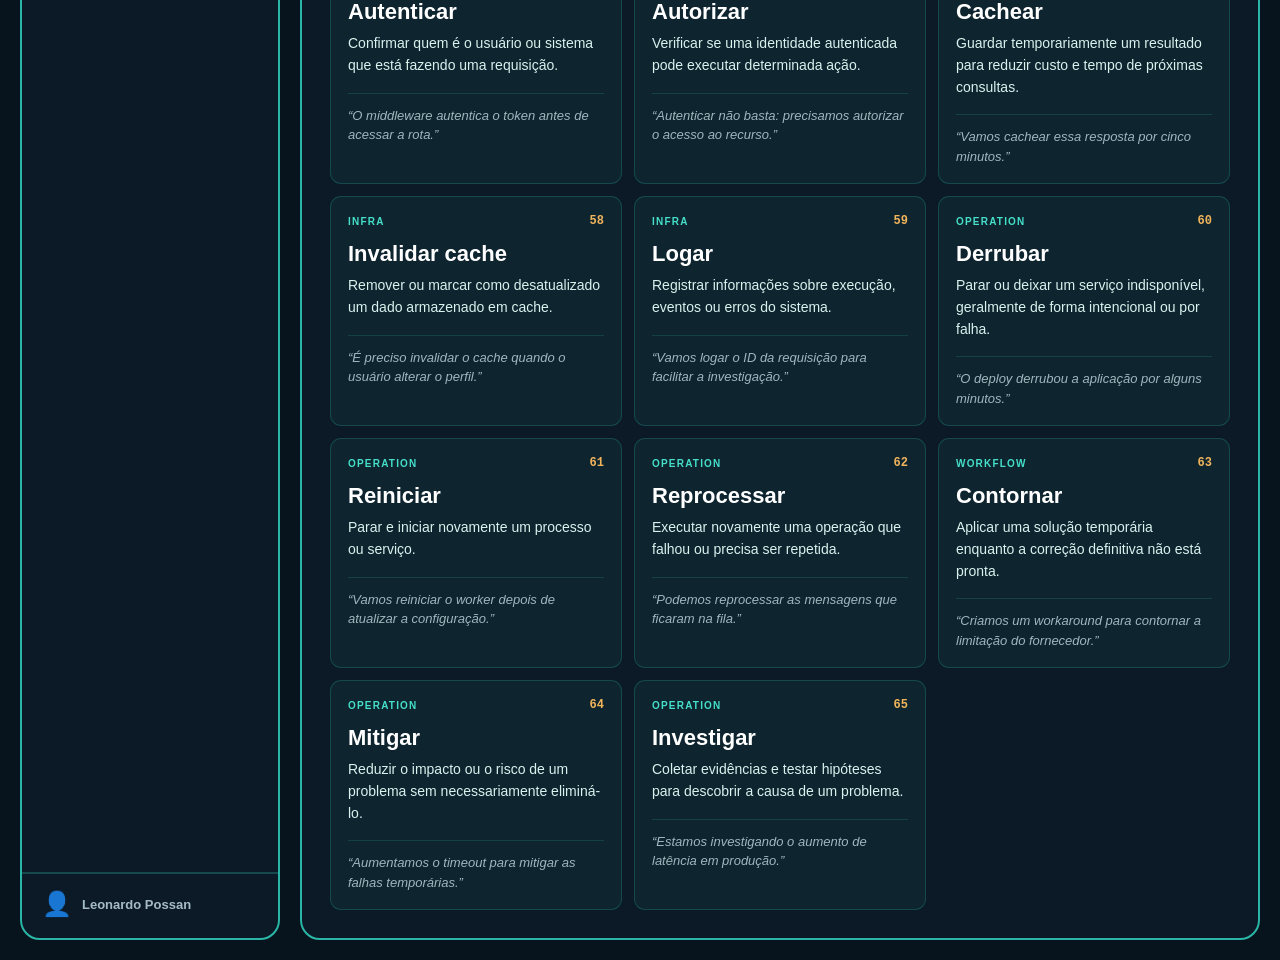
<file: pages/dicionario-dev.html>
<!DOCTYPE html>
<html lang="pt-BR">
<head>
    <meta charset="UTF-8">
    <meta name="viewport" content="width=device-width, initial-scale=1.0">
    <title>📚 Dicionário Dev</title>
    <link rel="stylesheet" href="../css/dicionario-dev.css">
</head>
<body>
    <div class="app-container">
        <aside class="sidebar">
            <div class="sidebar-header"><div class="logo"><span class="logo-icon">🏎️</span><span class="logo-text">F1</span><span class="logo-badge">PRO</span></div></div>
            <nav class="sidebar-nav">
                <ul class="nav-list">
                    <li class="nav-item"><a href="../index.html"><span class="nav-icon">📊</span><span class="nav-text">Dashboard</span></a></li>
                    <li class="nav-divider"></li>
                    <li class="nav-item"><a href="dados.html"><span class="nav-icon">🗄️</span><span class="nav-text">Dados</span><span class="nav-badge">SQL</span></a></li>
                    <li class="nav-item"><a href="linux.html"><span class="nav-icon">🐧</span><span class="nav-text">Linux</span><span class="nav-badge">Terminal</span></a></li>
                    <li class="nav-item"><a href="devops.html"><span class="nav-icon">🐳</span><span class="nav-text">DevOps</span><span class="nav-badge">Docker</span></a></li>
                    <li class="nav-item"><a href="backend.html"><span class="nav-icon">☕</span><span class="nav-text">Back-End</span><span class="nav-badge">Spring</span></a></li>
                    <li class="nav-item"><a href="frontend.html"><span class="nav-icon">🎨</span><span class="nav-text">Front-End</span><span class="nav-badge">JS</span></a></li>
                    <li class="nav-item"><a href="automacao.html"><span class="nav-icon">⚡</span><span class="nav-text">Automação</span><span class="nav-badge">N8N</span></a></li>
                    <li class="nav-item"><a href="controle-versao.html"><span class="nav-icon">🔀</span><span class="nav-text">Controle de Versão</span><span class="nav-badge">Git</span></a></li>
                    <li class="nav-item"><a href="http.html"><span class="nav-icon">🌐</span><span class="nav-text">HTTP</span><span class="nav-badge">Web</span></a></li>
                    <li class="nav-item"><a href="ingles.html"><span class="nav-icon">🇺🇸</span><span class="nav-text">Inglês</span><span class="nav-badge">Daily</span></a></li>
                    <li class="nav-item active"><a href="dicionario-dev.html"><span class="nav-icon">📚</span><span class="nav-text">Dicionário Dev</span><span class="nav-badge">Termos</span></a></li>
                    <li class="nav-divider"></li>
                    <li class="nav-item"><a href="ia.html"><span class="nav-icon">🤖</span><span class="nav-text">IA &amp; Copilot</span><span class="nav-badge">PRO</span></a></li>
                </ul>
            </nav>
            <div class="sidebar-footer"><div class="user-info"><span class="user-avatar">👤</span><span class="user-name">Leonardo Possan</span></div></div>
        </aside>

        <main class="main-content">
            <header class="top-bar"><div class="top-bar-left"><button class="menu-toggle" type="button" aria-label="Abrir menu">☰</button><h1>Dicionário Dev</h1></div><div class="top-bar-right"><a class="quick-link" href="ingles.html">🇺🇸 Inglês</a></div></header>
            <div class="content-area">
                <div class="dictionary-header"><div><span class="dictionary-kicker">LINGUAGEM DE EQUIPE</span><h2>📚 Dicionário Dev</h2><p>Entenda as palavras que aparecem em tickets, reuniões, PRs e no dia a dia de desenvolvimento.</p></div><div class="dictionary-mark">DEV<br><span>WORDS</span></div></div>
                <section class="study-note"><strong>Como estudar:</strong> escolha um termo, leia o significado técnico e tente usar a frase em uma conversa ou descrição de commit hoje.</section>
                <div class="dictionary-toolbar"><label class="dictionary-search"><span>🔍</span><input id="termSearch" type="search" placeholder="Buscar: propagar, deploy, legado..." autocomplete="off"></label><div class="category-filters"><button type="button" class="category-button active" data-category="all">Todos</button><button type="button" class="category-button" data-category="workflow">Fluxo</button><button type="button" class="category-button" data-category="code">Código</button><button type="button" class="category-button" data-category="team">Equipe</button><button type="button" class="category-button" data-category="infra">Infra</button><button type="button" class="category-button" data-category="operation">Operação</button></div></div>
                <p id="termStatus" class="term-status" aria-live="polite"></p>
                <section id="termGrid" class="term-grid" aria-live="polite"></section>
                <p id="termEmpty" class="term-empty" hidden>Nenhum termo encontrado. Tente pesquisar em português ou inglês.</p>
            </div>
        </main>
    </div>
    <script>
        const terms = [
            ['Deploy', 'Publicar uma versão da aplicação em um ambiente onde ela possa ser acessada.', 'Coloquei a correção em deploy no ambiente de homologação.', 'workflow'],
            ['Rollback', 'Voltar uma aplicação ou mudança para uma versão anterior porque a atual apresentou problema.', 'Precisamos fazer rollback do deploy até investigar o erro.', 'workflow'],
            ['Pipeline', 'Sequência automatizada de etapas para validar, construir e entregar software.', 'O pipeline falhou nos testes antes de gerar a imagem.', 'infra'],
            ['Build', 'Processo de transformar o código-fonte em um artefato executável ou publicável.', 'O build quebrou porque faltou uma dependência.', 'code'],
            ['Pull Request (PR)', 'Pedido para revisar e integrar uma branch em outra, normalmente com discussão e checks automáticos.', 'Abri um PR para a alteração do login.', 'team'],
            ['Code review', 'Análise do código feita por outra pessoa antes da integração.', 'O code review encontrou um caso de erro que eu não tinha considerado.', 'team'],
            ['Commit', 'Registro de uma unidade de mudança no histórico do Git.', 'Esse commit corrige a validação do formulário.', 'workflow'],
            ['Branch', 'Linha independente de desenvolvimento usada para isolar uma tarefa ou experimento.', 'Criei uma branch para atualizar as dependências.', 'workflow'],
            ['Merge', 'Integração das mudanças de uma linha de desenvolvimento em outra.', 'O merge trouxe os commits da feature para a main.', 'workflow'],
            ['Refactor', 'Melhorar a estrutura interna do código sem mudar o comportamento esperado.', 'Fiz um refactor para remover duplicação.', 'code'],
            ['Legacy', 'Código ou sistema antigo que continua em uso, mesmo com limitações ou difícil manutenção.', 'Essa integração é legacy e precisa de testes antes da mudança.', 'code'],
            ['Tech debt', 'Custo futuro criado por uma solução rápida, incompleta ou difícil de manter.', 'Esse atalho resolveu hoje, mas aumentou nossa dívida técnica.', 'code'],
            ['Scope', 'Limite do que uma tarefa, projeto ou mudança inclui.', 'Vamos manter o ajuste de CSS dentro do escopo deste ticket.', 'team'],
            ['Deadline', 'Prazo final para concluir uma entrega.', 'O deadline da primeira versão é sexta-feira.', 'team'],
            ['Blocker', 'Impedimento que impede uma pessoa ou tarefa de avançar.', 'A falta de acesso ao ambiente é um blocker.', 'team'],
            ['Onboarding', 'Processo de entrada e adaptação de uma pessoa ao time, projeto e ferramentas.', 'O onboarding inclui acesso ao repositório e leitura da documentação.', 'team'],
            ['Hotfix', 'Correção urgente aplicada para resolver um problema em produção.', 'Publicamos um hotfix para corrigir o erro de pagamento.', 'workflow'],
            ['Incident', 'Evento que degrada ou interrompe um serviço e exige investigação e resposta.', 'O time abriu um incident depois do aumento de erros 500.', 'infra'],
            ['Observability', 'Capacidade de entender o estado interno do sistema por logs, métricas e traces.', 'A observabilidade ajudou a localizar a lentidão na API.', 'infra'],
            ['Scalability', 'Capacidade de suportar crescimento de carga mantendo desempenho e estabilidade.', 'Precisamos avaliar a escalabilidade antes da campanha.', 'infra'],
            ['Endpoint', 'Ponto de entrada de uma API que representa uma operação ou recurso.', 'O endpoint de usuários agora aceita paginação.', 'code'],
            ['Payload', 'Dados enviados em uma requisição ou evento.', 'O payload do webhook veio sem o campo esperado.', 'code'],
            ['Mock', 'Objeto ou resposta simulada usada para testar sem depender de um serviço real.', 'Usei um mock da API no teste do componente.', 'code'],
            ['Feature flag', 'Chave que permite ativar ou desativar uma funcionalidade sem novo deploy.', 'A feature flag deixou o novo checkout disponível só para testes.', 'code'],
            ['Breaking change', 'Mudança que quebra compatibilidade com consumidores ou código existente.', 'A remoção desse campo é uma breaking change para os clientes da API.', 'code'],
            ['Refinement', 'Momento de esclarecer, dividir e estimar tarefas antes do desenvolvimento.', 'No refinement descobrimos que o ticket precisava de dois serviços.', 'team'],
            ['KPI', 'Indicador usado para medir resultado ou saúde de um processo.', 'O tempo de resposta é um KPI importante para esta tela.', 'team'],
            ['Staging', 'Ambiente próximo de produção usado para validar uma versão antes da publicação.', 'A funcionalidade já está em staging para o QA testar.', 'infra'],
            ['Production', 'Ambiente real usado pelos usuários finais.', 'Não execute esse comando diretamente em production.', 'infra'],
            ['Propagar', 'Fazer uma mudança, configuração ou informação chegar a outros ambientes, serviços ou partes do sistema.', 'A configuração precisa ser propagada para todos os ambientes.', 'operation'],
            ['Subir', 'Iniciar ou disponibilizar um serviço, aplicação, ambiente ou alteração.', 'Vou subir a API localmente para testar o endpoint.', 'operation'],
            ['Baixar', 'Desligar um serviço ou retirar uma aplicação de funcionamento temporariamente.', 'Vamos baixar o ambiente antes da manutenção.', 'operation'],
            ['Integrar', 'Incorporar uma mudança, serviço ou sistema a outro.', 'Depois do code review, vamos integrar a branch principal.', 'workflow'],
            ['Homologar', 'Validar uma funcionalidade em um ambiente de teste antes de liberá-la para usuários.', 'O cliente precisa homologar o novo fluxo de pagamento.', 'workflow'],
            ['Validar', 'Verificar se algo atende a uma regra, contrato ou comportamento esperado.', 'Precisamos validar o payload antes de salvar no banco.', 'code'],
            ['Implementar', 'Construir uma funcionalidade ou regra no código.', 'Vou implementar a paginação neste endpoint.', 'code'],
            ['Disponibilizar', 'Tornar um recurso acessível para usuários, sistemas ou outro ambiente.', 'A documentação já foi disponibilizada no portal.', 'operation'],
            ['Versionar', 'Registrar mudanças em versões para manter histórico e rastreabilidade.', 'Precisamos versionar o contrato da API.', 'workflow'],
            ['Rastrear', 'Acompanhar a origem, caminho ou evolução de uma informação, requisição ou alteração.', 'O trace ajuda a rastrear a requisição entre os serviços.', 'infra'],
            ['Depurar', 'Investigar a execução para encontrar a causa de um erro.', 'Vou depurar o fluxo com breakpoint no navegador.', 'code'],
            ['Corrigir', 'Eliminar a causa de um erro ou comportamento incorreto.', 'Corrigi a validação que aceitava e-mail inválido.', 'code'],
            ['Refatorar', 'Reorganizar o código para melhorar sua estrutura sem alterar o resultado esperado.', 'Vamos refatorar esse serviço antes de adicionar outra regra.', 'code'],
            ['Desacoplar', 'Reduzir dependências diretas entre partes do sistema.', 'Precisamos desacoplar o envio de e-mail da criação do pedido.', 'code'],
            ['Encapsular', 'Esconder detalhes internos e expor apenas uma interface controlada.', 'Encapsulamos o acesso ao banco em um repositório.', 'code'],
            ['Escalar', 'Aumentar a capacidade de um sistema para suportar mais carga.', 'Vamos escalar horizontalmente o serviço de leitura.', 'infra'],
            ['Monitorar', 'Acompanhar métricas, logs e sinais de saúde de um sistema.', 'Precisamos monitorar a taxa de erro depois do deploy.', 'infra'],
            ['Provisionar', 'Criar e preparar recursos de infraestrutura para uso.', 'O Terraform vai provisionar o banco e a rede.', 'infra'],
            ['Configurar', 'Definir opções e parâmetros necessários para um componente funcionar.', 'É preciso configurar a variável de ambiente da API.', 'operation'],
            ['Parametrizar', 'Tornar um comportamento ajustável por parâmetros em vez de fixo no código.', 'Vamos parametrizar o limite de tentativas.', 'code'],
            ['Automatizar', 'Fazer uma tarefa ser executada por código ou ferramenta sem ação manual repetitiva.', 'Automatizamos o deploy depois que os testes passam.', 'operation'],
            ['Orquestrar', 'Coordenar vários serviços, tarefas ou etapas para funcionarem em conjunto.', 'O Compose orquestra a API, o banco e o cache.', 'infra'],
            ['Persistir', 'Guardar dados de forma que sobrevivam ao fim da execução ou reinício do serviço.', 'Precisamos persistir os arquivos em um volume.', 'code'],
            ['Serializar', 'Transformar dados em um formato adequado para armazenar ou transmitir.', 'A aplicação serializa o objeto para JSON.', 'code'],
            ['Desserializar', 'Reconstruir um objeto a partir de dados serializados.', 'O backend desserializa o JSON recebido no request.', 'code'],
            ['Autenticar', 'Confirmar quem é o usuário ou sistema que está fazendo uma requisição.', 'O middleware autentica o token antes de acessar a rota.', 'code'],
            ['Autorizar', 'Verificar se uma identidade autenticada pode executar determinada ação.', 'Autenticar não basta: precisamos autorizar o acesso ao recurso.', 'code'],
            ['Cachear', 'Guardar temporariamente um resultado para reduzir custo e tempo de próximas consultas.', 'Vamos cachear essa resposta por cinco minutos.', 'infra'],
            ['Invalidar cache', 'Remover ou marcar como desatualizado um dado armazenado em cache.', 'É preciso invalidar o cache quando o usuário alterar o perfil.', 'infra'],
            ['Logar', 'Registrar informações sobre execução, eventos ou erros do sistema.', 'Vamos logar o ID da requisição para facilitar a investigação.', 'infra'],
            ['Derrubar', 'Parar ou deixar um serviço indisponível, geralmente de forma intencional ou por falha.', 'O deploy derrubou a aplicação por alguns minutos.', 'operation'],
            ['Reiniciar', 'Parar e iniciar novamente um processo ou serviço.', 'Vamos reiniciar o worker depois de atualizar a configuração.', 'operation'],
            ['Reprocessar', 'Executar novamente uma operação que falhou ou precisa ser repetida.', 'Podemos reprocessar as mensagens que ficaram na fila.', 'operation'],
            ['Contornar', 'Aplicar uma solução temporária enquanto a correção definitiva não está pronta.', 'Criamos um workaround para contornar a limitação do fornecedor.', 'workflow'],
            ['Mitigar', 'Reduzir o impacto ou o risco de um problema sem necessariamente eliminá-lo.', 'Aumentamos o timeout para mitigar as falhas temporárias.', 'operation'],
            ['Investigar', 'Coletar evidências e testar hipóteses para descobrir a causa de um problema.', 'Estamos investigando o aumento de latência em produção.', 'operation']
        ];
        const grid = document.querySelector('#termGrid'); const empty = document.querySelector('#termEmpty'); const search = document.querySelector('#termSearch'); const status = document.querySelector('#termStatus'); let category = 'all';
        const render = () => { const query = search.value.toLowerCase().trim(); const filtered = terms.filter(([term, meaning, example, group]) => (category === 'all' || group === category) && `${term} ${meaning} ${example}`.toLowerCase().includes(query)); grid.replaceChildren(); filtered.forEach(([term, meaning, example, group]) => { const card = document.createElement('article'); card.className = 'term-card'; card.innerHTML = `<div class="term-card-top"><span class="term-category">${group}</span><span class="term-number">${String(terms.indexOf(terms.find(item => item[0] === term)) + 1).padStart(2, '0')}</span></div><h3>${term}</h3><p class="term-meaning">${meaning}</p><p class="term-example">“${example}”</p>`; grid.append(card); }); empty.hidden = filtered.length > 0; status.textContent = `${filtered.length} termo${filtered.length === 1 ? '' : 's'} encontrado${filtered.length === 1 ? '' : 's'}.`; };
        document.querySelectorAll('[data-category]').forEach(button => button.addEventListener('click', () => { category = button.dataset.category; document.querySelectorAll('[data-category]').forEach(item => item.classList.toggle('active', item === button)); render(); })); search.addEventListener('input', render); document.querySelector('.menu-toggle').addEventListener('click', () => document.querySelector('.sidebar-nav').classList.toggle('open')); render();
    </script>
</body>
</html>
</file>
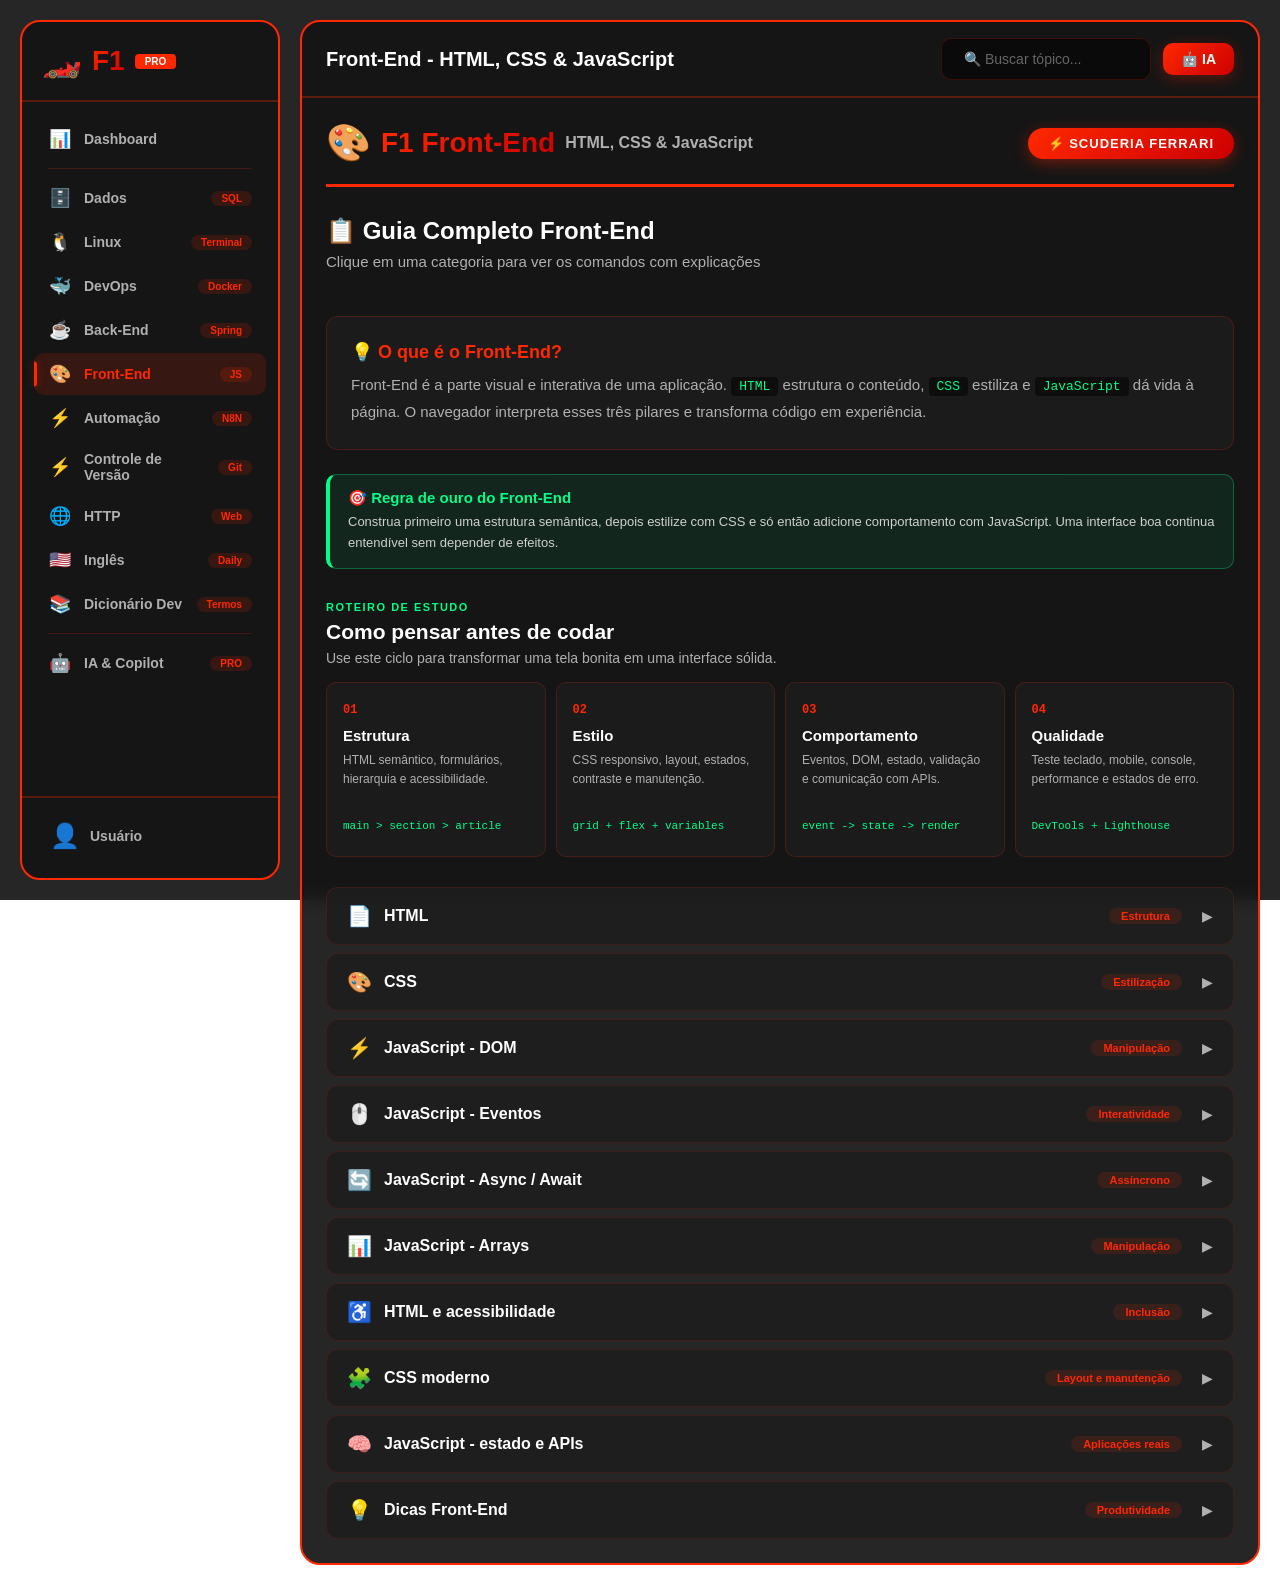
<file: pages/frontend.html>
<!DOCTYPE html>
<html lang="pt-BR">
<head>
    <meta charset="UTF-8">
    <meta name="viewport" content="width=device-width, initial-scale=1.0">
    <title>🎨 F1 Front-End - HTML, CSS & JavaScript</title>
    <link rel="stylesheet" href="../css/frontend.css">
</head>
<body>
    <div class="app-container">
        <!-- ============================================
             MENU LATERAL
        ============================================ -->
        <aside class="sidebar">
            <div class="sidebar-header">
                <div class="logo">
                    <span class="logo-icon">🏎️</span>
                    <span class="logo-text">F1</span>
                    <span class="logo-badge">PRO</span>
                </div>
            </div>

            <nav class="sidebar-nav">
                <ul class="nav-list">
                    <li class="nav-item">
                        <a href="../index.html">
                            <span class="nav-icon">📊</span>
                            <span class="nav-text">Dashboard</span>
                        </a>
                    </li>
                    <li class="nav-divider"></li>
                    <li class="nav-item">
                        <a href="dados.html">
                            <span class="nav-icon">🗄️</span>
                            <span class="nav-text">Dados</span>
                            <span class="nav-badge">SQL</span>
                        </a>
                    </li>
                    <li class="nav-item">
                        <a href="linux.html">
                            <span class="nav-icon">🐧</span>
                            <span class="nav-text">Linux</span>
                            <span class="nav-badge">Terminal</span>
                        </a>
                    </li>
                    <li class="nav-item">
                        <a href="devops.html">
                            <span class="nav-icon">🐳</span>
                            <span class="nav-text">DevOps</span>
                            <span class="nav-badge">Docker</span>
                        </a>
                    </li>
                    <li class="nav-item">
                        <a href="backend.html">
                            <span class="nav-icon">☕</span>
                            <span class="nav-text">Back-End</span>
                            <span class="nav-badge">Spring</span>
                        </a>
                    </li>
                    <li class="nav-item active">
                        <a href="frontend.html">
                            <span class="nav-icon">🎨</span>
                            <span class="nav-text">Front-End</span>
                            <span class="nav-badge">JS</span>
                        </a>
                    </li>
                    <li class="nav-item">
                        <a href="automacao.html">
                            <span class="nav-icon">⚡</span>
                            <span class="nav-text">Automação</span>
                            <span class="nav-badge">N8N</span>
                        </a>
                    </li>
                     <li class="nav-item">
                        <a href="controle-versao.html">
                            <span class="nav-icon">⚡</span>
                            <span class="nav-text">Controle de Versão</span>
                            <span class="nav-badge">Git</span>
                        </a>
                    </li>
                    <li class="nav-item">
                        <a href="http.html">
                            <span class="nav-icon">🌐</span>
                            <span class="nav-text">HTTP</span>
                            <span class="nav-badge">Web</span>
                        </a>
                    </li>
                    <li class="nav-item">
                        <a href="ingles.html">
                            <span class="nav-icon">🇺🇸</span>
                            <span class="nav-text">Inglês</span>
                            <span class="nav-badge">Daily</span>
                        </a>
                    </li>
                    <li class="nav-item"><a href="dicionario-dev.html"><span class="nav-icon">📚</span><span class="nav-text">Dicionário Dev</span><span class="nav-badge">Termos</span></a></li>
                    <li class="nav-divider"></li>
                    <li class="nav-item">
                        <a href="ia.html">
                            <span class="nav-icon">🤖</span>
                            <span class="nav-text">IA &amp; Copilot</span>
                            <span class="nav-badge">PRO</span>
                        </a>
                    </li>
                </ul>
            </nav>

            <div class="sidebar-footer">
                <div class="user-info">
                    <span class="user-avatar">👤</span>
                    <span class="user-name">Usuário</span>
                </div>
            </div>
        </aside>

        <!-- ============================================
             CONTEÚDO PRINCIPAL
        ============================================ -->
        <main class="main-content">
            <header class="top-bar">
                <div class="top-bar-left">
                    <button class="menu-toggle">☰</button>
                    <h1>Front-End - HTML, CSS & JavaScript</h1>
                </div>
                <div class="top-bar-right">
                    <div class="search-box">
                        <input type="text" id="searchInput" placeholder="🔍 Buscar tópico...">
                    </div>
                    <button class="btn-ai">🤖 IA</button>
                </div>
            </header>

            <div class="content-area">
                <!-- Header Ferrari -->
                <div class="frontend-header">
                    <div class="frontend-logo">
                        <span class="frontend-emoji">🎨</span>
                        <span class="frontend-title">F1 Front-End</span>
                        <span class="frontend-subtitle">HTML, CSS & JavaScript</span>
                    </div>
                    <div class="ferrari-badge">⚡ SCUDERIA FERRARI</div>
                </div>

                <!-- Conteúdo -->
                <div class="frontend-content">
                    <h2>📋 Guia Completo Front-End</h2>
                    <p class="subtitle">Clique em uma categoria para ver os comandos com explicações</p>
                    <div class="search-status" id="searchStatus" aria-live="polite"></div>

                    <!-- ==========================================
                         INTRODUÇÃO
                    ========================================== -->
                    <div class="info-card">
                        <div class="info-title">💡 O que é o Front-End?</div>
                        <div class="info-text">
                            Front-End é a parte visual e interativa de uma aplicação. <code>HTML</code> estrutura o conteúdo,
                            <code>CSS</code> estiliza e <code>JavaScript</code> dá vida à página.
                            O navegador interpreta esses três pilares e transforma código em experiência.
                        </div>
                    </div>

                    <div class="frontend-alert">
                        <div class="frontend-alert-title">🎯 Regra de ouro do Front-End</div>
                        <p>Construa primeiro uma estrutura semântica, depois estilize com CSS e só então adicione comportamento com JavaScript. Uma interface boa continua entendível sem depender de efeitos.</p>
                    </div>

                    <section class="frontend-foundations" aria-labelledby="foundationsTitle">
                        <div class="section-heading">
                            <span class="section-kicker">ROTEIRO DE ESTUDO</span>
                            <h2 id="foundationsTitle">Como pensar antes de codar</h2>
                            <p>Use este ciclo para transformar uma tela bonita em uma interface sólida.</p>
                        </div>
                        <div class="foundation-grid">
                            <article class="foundation-card"><span>01</span><strong>Estrutura</strong><p>HTML semântico, formulários, hierarquia e acessibilidade.</p><code>main &gt; section &gt; article</code></article>
                            <article class="foundation-card"><span>02</span><strong>Estilo</strong><p>CSS responsivo, layout, estados, contraste e manutenção.</p><code>grid + flex + variables</code></article>
                            <article class="foundation-card"><span>03</span><strong>Comportamento</strong><p>Eventos, DOM, estado, validação e comunicação com APIs.</p><code>event -&gt; state -&gt; render</code></article>
                            <article class="foundation-card"><span>04</span><strong>Qualidade</strong><p>Teste teclado, mobile, console, performance e estados de erro.</p><code>DevTools + Lighthouse</code></article>
                        </div>
                    </section>

                    <!-- ==========================================
                         ACORDEON DE COMANDOS
                    ========================================== -->
                    <div class="accordion" id="commandsAccordion">
                        <!-- ==========================================
                             HTML
                        ========================================== -->
                        <div class="accordion-item">
                            <div class="accordion-header" data-target="html">
                                <span class="accordion-icon">📄</span>
                                <span class="accordion-title">HTML</span>
                                <span class="accordion-badge">Estrutura</span>
                                <span class="accordion-arrow">▶</span>
                            </div>
                            <div class="accordion-body" id="html">
                                <div class="cmd-item">
                                    <div class="cmd-left">
                                        <span class="cmd-text">&lt;!DOCTYPE html&gt;&lt;html lang="pt"&gt;&lt;head&gt;&lt;meta charset="UTF-8"&gt;&lt;title&gt;Título&lt;/title&gt;&lt;/head&gt;&lt;body&gt;Conteúdo&lt;/body&gt;&lt;/html&gt;</span>
                                        <span class="cmd-desc">Estrutura básica de um documento HTML</span>
                                    </div>
                                    <button class="btn-copy-cmd">📋 Copiar</button>
                                </div>
                                <div class="cmd-item">
                                    <div class="cmd-left">
                                        <span class="cmd-text">&lt;header&gt;&lt;nav&gt;&lt;main&gt;&lt;section&gt;&lt;article&gt;&lt;aside&gt;&lt;footer&gt;</span>
                                        <span class="cmd-desc">Tags semânticas para estruturação do conteúdo</span>
                                    </div>
                                    <button class="btn-copy-cmd">📋 Copiar</button>
                                </div>
                                <div class="cmd-item">
                                    <div class="cmd-left">
                                        <span class="cmd-text">&lt;h1&gt;Título Principal&lt;/h1&gt;&lt;h2&gt;Subtítulo&lt;/h2&gt;&lt;h3&gt;Seção&lt;/h3&gt;</span>
                                        <span class="cmd-desc">Hierarquia de títulos (h1 a h6)</span>
                                    </div>
                                    <button class="btn-copy-cmd">📋 Copiar</button>
                                </div>
                                <div class="cmd-item">
                                    <div class="cmd-left">
                                        <span class="cmd-text">&lt;p&gt;Parágrafo de texto&lt;/p&gt;</span>
                                        <span class="cmd-desc">Parágrafo de texto</span>
                                    </div>
                                    <button class="btn-copy-cmd">📋 Copiar</button>
                                </div>
                                <div class="cmd-item">
                                    <div class="cmd-left">
                                        <span class="cmd-text">&lt;a href="https://exemplo.com" target="_blank"&gt;Link&lt;/a&gt;</span>
                                        <span class="cmd-desc">Link para outra página (abre em nova aba)</span>
                                    </div>
                                    <button class="btn-copy-cmd">📋 Copiar</button>
                                </div>
                                <div class="cmd-item">
                                    <div class="cmd-left">
                                        <span class="cmd-text">&lt;img src="imagem.jpg" alt="Descrição" width="300" height="200"&gt;</span>
                                        <span class="cmd-desc">Tag de imagem com atributos essenciais</span>
                                    </div>
                                    <button class="btn-copy-cmd">📋 Copiar</button>
                                </div>
                                <div class="cmd-item">
                                    <div class="cmd-left">
                                        <span class="cmd-text">&lt;ul&gt;&lt;li&gt;Item 1&lt;/li&gt;&lt;li&gt;Item 2&lt;/li&gt;&lt;/ul&gt;</span>
                                        <span class="cmd-desc">Lista não ordenada (UL) e ordenada (OL)</span>
                                    </div>
                                    <button class="btn-copy-cmd">📋 Copiar</button>
                                </div>
                                <div class="cmd-item">
                                    <div class="cmd-left">
                                        <span class="cmd-text">&lt;table&gt;&lt;thead&gt;&lt;tr&gt;&lt;th&gt;Nome&lt;/th&gt;&lt;/tr&gt;&lt;/thead&gt;&lt;tbody&gt;&lt;tr&gt;&lt;td&gt;Valor&lt;/td&gt;&lt;/tr&gt;&lt;/tbody&gt;&lt;/table&gt;</span>
                                        <span class="cmd-desc">Estrutura de tabela (thead, tbody, tr, th, td)</span>
                                    </div>
                                    <button class="btn-copy-cmd">📋 Copiar</button>
                                </div>
                                <div class="cmd-item">
                                    <div class="cmd-left">
                                        <span class="cmd-text">&lt;form action="/submit" method="POST"&gt;&lt;input type="text" name="nome" placeholder="Digite seu nome"&gt;&lt;button type="submit"&gt;Enviar&lt;/button&gt;&lt;/form&gt;</span>
                                        <span class="cmd-desc">Formulário com input e botão de submit</span>
                                    </div>
                                    <button class="btn-copy-cmd">📋 Copiar</button>
                                </div>
                                <div class="cmd-item">
                                    <div class="cmd-left">
                                        <span class="cmd-text">&lt;div class="container"&gt;&lt;span class="destaque"&gt;Texto&lt;/span&gt;&lt;/div&gt;</span>
                                        <span class="cmd-desc">Div (bloco) e Span (inline) com classes</span>
                                    </div>
                                    <button class="btn-copy-cmd">📋 Copiar</button>
                                </div>
                            </div>
                        </div>

                        <!-- ==========================================
                             CSS
                        ========================================== -->
                        <div class="accordion-item">
                            <div class="accordion-header" data-target="css">
                                <span class="accordion-icon">🎨</span>
                                <span class="accordion-title">CSS</span>
                                <span class="accordion-badge">Estilização</span>
                                <span class="accordion-arrow">▶</span>
                            </div>
                            <div class="accordion-body" id="css">
                                <div class="cmd-item">
                                    <div class="cmd-left">
                                        <span class="cmd-text">.classe { propriedade: valor; }</span>
                                        <span class="cmd-desc">Seletor de classe - reutilizável</span>
                                    </div>
                                    <button class="btn-copy-cmd">📋 Copiar</button>
                                </div>
                                <div class="cmd-item">
                                    <div class="cmd-left">
                                        <span class="cmd-text">#id { propriedade: valor; }</span>
                                        <span class="cmd-desc">Seletor de ID - único na página</span>
                                    </div>
                                    <button class="btn-copy-cmd">📋 Copiar</button>
                                </div>
                                <div class="cmd-item">
                                    <div class="cmd-left">
                                        <span class="cmd-text">elemento { propriedade: valor; }</span>
                                        <span class="cmd-desc">Seletor de elemento (tag)</span>
                                    </div>
                                    <button class="btn-copy-cmd">📋 Copiar</button>
                                </div>
                                <div class="cmd-item">
                                    <div class="cmd-left">
                                        <span class="cmd-text">.container { display: flex; justify-content: center; align-items: center; gap: 10px; }</span>
                                        <span class="cmd-desc">Flexbox - alinhamento e distribuição</span>
                                    </div>
                                    <button class="btn-copy-cmd">📋 Copiar</button>
                                </div>
                                <div class="cmd-item">
                                    <div class="cmd-left">
                                        <span class="cmd-text">.grid { display: grid; grid-template-columns: repeat(3, 1fr); gap: 20px; }</span>
                                        <span class="cmd-desc">Grid - layout em colunas</span>
                                    </div>
                                    <button class="btn-copy-cmd">📋 Copiar</button>
                                </div>
                                <div class="cmd-item">
                                    <div class="cmd-left">
                                        <span class="cmd-text">.card:hover { transform: translateY(-5px); box-shadow: 0 8px 30px rgba(0,0,0,0.2); }</span>
                                        <span class="cmd-desc">Hover - efeito ao passar mouse</span>
                                    </div>
                                    <button class="btn-copy-cmd">📋 Copiar</button>
                                </div>
                                <div class="cmd-item">
                                    <div class="cmd-left">
                                        <span class="cmd-text">@keyframes pulse { 0% { transform: scale(1); } 50% { transform: scale(1.1); } 100% { transform: scale(1); } } .animado { animation: pulse 2s infinite; }</span>
                                        <span class="cmd-desc">Keyframes - animação personalizada</span>
                                    </div>
                                    <button class="btn-copy-cmd">📋 Copiar</button>
                                </div>
                                <div class="cmd-item">
                                    <div class="cmd-left">
                                        <span class="cmd-text">:root { --cor-principal: #ff2800; --cor-fundo: #1a1a2e; } .card { background: var(--cor-fundo); color: var(--cor-principal); }</span>
                                        <span class="cmd-desc">Variáveis CSS - fácil manutenção</span>
                                    </div>
                                    <button class="btn-copy-cmd">📋 Copiar</button>
                                </div>
                                <div class="cmd-item">
                                    <div class="cmd-left">
                                        <span class="cmd-text">@media (max-width: 768px) { .container { flex-direction: column; } }</span>
                                        <span class="cmd-desc">Media Query - responsividade para mobile</span>
                                    </div>
                                    <button class="btn-copy-cmd">📋 Copiar</button>
                                </div>
                                <div class="cmd-item">
                                    <div class="cmd-left">
                                        <span class="cmd-text">.card { background: rgba(255,255,255,0.05); backdrop-filter: blur(10px); border: 1px solid rgba(255,255,255,0.1); }</span>
                                        <span class="cmd-desc">Glassmorphism - efeito de vidro</span>
                                    </div>
                                    <button class="btn-copy-cmd">📋 Copiar</button>
                                </div>
                            </div>
                        </div>

                        <!-- ==========================================
                             JAVASCRIPT - DOM
                        ========================================== -->
                        <div class="accordion-item">
                            <div class="accordion-header" data-target="js-dom">
                                <span class="accordion-icon">⚡</span>
                                <span class="accordion-title">JavaScript - DOM</span>
                                <span class="accordion-badge">Manipulação</span>
                                <span class="accordion-arrow">▶</span>
                            </div>
                            <div class="accordion-body" id="js-dom">
                                <div class="cmd-item">
                                    <div class="cmd-left">
                                        <span class="cmd-text">document.getElementById('id')</span>
                                        <span class="cmd-desc">Seleciona elemento por ID</span>
                                    </div>
                                    <button class="btn-copy-cmd">📋 Copiar</button>
                                </div>
                                <div class="cmd-item">
                                    <div class="cmd-left">
                                        <span class="cmd-text">document.querySelector('.classe')</span>
                                        <span class="cmd-desc">Seleciona o primeiro elemento com seletor CSS</span>
                                    </div>
                                    <button class="btn-copy-cmd">📋 Copiar</button>
                                </div>
                                <div class="cmd-item">
                                    <div class="cmd-left">
                                        <span class="cmd-text">document.querySelectorAll('.classe')</span>
                                        <span class="cmd-desc">Seleciona todos os elementos com seletor CSS</span>
                                    </div>
                                    <button class="btn-copy-cmd">📋 Copiar</button>
                                </div>
                                <div class="cmd-item">
                                    <div class="cmd-left">
                                        <span class="cmd-text">element.textContent = 'Novo texto'</span>
                                        <span class="cmd-desc">Altera o texto do elemento</span>
                                    </div>
                                    <button class="btn-copy-cmd">📋 Copiar</button>
                                </div>
                                <div class="cmd-item">
                                    <div class="cmd-left">
                                        <span class="cmd-text">element.innerHTML = '&lt;strong&gt;HTML&lt;/strong&gt;'</span>
                                        <span class="cmd-desc">Altera o HTML interno do elemento</span>
                                    </div>
                                    <button class="btn-copy-cmd">📋 Copiar</button>
                                </div>
                                <div class="cmd-item">
                                    <div class="cmd-left">
                                        <span class="cmd-text">element.classList.add('ativo')</span>
                                        <span class="cmd-desc">Adiciona classe CSS</span>
                                    </div>
                                    <button class="btn-copy-cmd">📋 Copiar</button>
                                </div>
                                <div class="cmd-item">
                                    <div class="cmd-left">
                                        <span class="cmd-text">element.classList.remove('ativo')</span>
                                        <span class="cmd-desc">Remove classe CSS</span>
                                    </div>
                                    <button class="btn-copy-cmd">📋 Copiar</button>
                                </div>
                                <div class="cmd-item">
                                    <div class="cmd-left">
                                        <span class="cmd-text">element.classList.toggle('ativo')</span>
                                        <span class="cmd-desc">Alterna classe CSS (add/remove)</span>
                                    </div>
                                    <button class="btn-copy-cmd">📋 Copiar</button>
                                </div>
                                <div class="cmd-item">
                                    <div class="cmd-left">
                                        <span class="cmd-text">element.style.backgroundColor = '#ff2800'</span>
                                        <span class="cmd-desc">Altera estilo inline</span>
                                    </div>
                                    <button class="btn-copy-cmd">📋 Copiar</button>
                                </div>
                                <div class="cmd-item">
                                    <div class="cmd-left">
                                        <span class="cmd-text">document.createElement('div')</span>
                                        <span class="cmd-desc">Cria um novo elemento</span>
                                    </div>
                                    <button class="btn-copy-cmd">📋 Copiar</button>
                                </div>
                                <div class="cmd-item">
                                    <div class="cmd-left">
                                        <span class="cmd-text">parent.appendChild(child)</span>
                                        <span class="cmd-desc">Adiciona elemento filho</span>
                                    </div>
                                    <button class="btn-copy-cmd">📋 Copiar</button>
                                </div>
                                <div class="cmd-item">
                                    <div class="cmd-left">
                                        <span class="cmd-text">element.remove()</span>
                                        <span class="cmd-desc">Remove o elemento</span>
                                    </div>
                                    <button class="btn-copy-cmd">📋 Copiar</button>
                                </div>
                            </div>
                        </div>

                        <!-- ==========================================
                             JAVASCRIPT - EVENTOS
                        ========================================== -->
                        <div class="accordion-item">
                            <div class="accordion-header" data-target="js-eventos">
                                <span class="accordion-icon">🖱️</span>
                                <span class="accordion-title">JavaScript - Eventos</span>
                                <span class="accordion-badge">Interatividade</span>
                                <span class="accordion-arrow">▶</span>
                            </div>
                            <div class="accordion-body" id="js-eventos">
                                <div class="cmd-item">
                                    <div class="cmd-left">
                                        <span class="cmd-text">element.addEventListener('click', () => { alert('Clicou!'); });</span>
                                        <span class="cmd-desc">Evento de clique</span>
                                    </div>
                                    <button class="btn-copy-cmd">📋 Copiar</button>
                                </div>
                                <div class="cmd-item">
                                    <div class="cmd-left">
                                        <span class="cmd-text">element.addEventListener('mouseenter', () => { element.style.background = '#ff2800'; });</span>
                                        <span class="cmd-desc">Evento ao passar mouse (entrar)</span>
                                    </div>
                                    <button class="btn-copy-cmd">📋 Copiar</button>
                                </div>
                                <div class="cmd-item">
                                    <div class="cmd-left">
                                        <span class="cmd-text">element.addEventListener('mouseleave', () => { element.style.background = 'transparent'; });</span>
                                        <span class="cmd-desc">Evento ao sair do mouse</span>
                                    </div>
                                    <button class="btn-copy-cmd">📋 Copiar</button>
                                </div>
                                <div class="cmd-item">
                                    <div class="cmd-left">
                                        <span class="cmd-text">input.addEventListener('input', (e) => { console.log(e.target.value); });</span>
                                        <span class="cmd-desc">Evento ao digitar em input</span>
                                    </div>
                                    <button class="btn-copy-cmd">📋 Copiar</button>
                                </div>
                                <div class="cmd-item">
                                    <div class="cmd-left">
                                        <span class="cmd-text">form.addEventListener('submit', (e) => { e.preventDefault(); console.log('Enviado!'); });</span>
                                        <span class="cmd-desc">Evento de submit (previne recarregar página)</span>
                                    </div>
                                    <button class="btn-copy-cmd">📋 Copiar</button>
                                </div>
                                <div class="cmd-item">
                                    <div class="cmd-left">
                                        <span class="cmd-text">document.addEventListener('DOMContentLoaded', () => { console.log('Página carregada!'); });</span>
                                        <span class="cmd-desc">Executa quando o DOM estiver pronto</span>
                                    </div>
                                    <button class="btn-copy-cmd">📋 Copiar</button>
                                </div>
                                <div class="cmd-item">
                                    <div class="cmd-left">
                                        <span class="cmd-text">window.addEventListener('scroll', () => { console.log('Scroll'); });</span>
                                        <span class="cmd-desc">Evento ao rolar a página</span>
                                    </div>
                                    <button class="btn-copy-cmd">📋 Copiar</button>
                                </div>
                                <div class="cmd-item">
                                    <div class="cmd-left">
                                        <span class="cmd-text">element.addEventListener('keydown', (e) => { if (e.key === 'Enter') { console.log('Enter pressionado'); } });</span>
                                        <span class="cmd-desc">Evento de tecla pressionada</span>
                                    </div>
                                    <button class="btn-copy-cmd">📋 Copiar</button>
                                </div>
                            </div>
                        </div>

                        <!-- ==========================================
                             JAVASCRIPT - ASYNC / AWAIT
                        ========================================== -->
                        <div class="accordion-item">
                            <div class="accordion-header" data-target="js-async">
                                <span class="accordion-icon">🔄</span>
                                <span class="accordion-title">JavaScript - Async / Await</span>
                                <span class="accordion-badge">Assíncrono</span>
                                <span class="accordion-arrow">▶</span>
                            </div>
                            <div class="accordion-body" id="js-async">
                                <div class="cmd-item">
                                    <div class="cmd-left">
                                        <span class="cmd-text">async function buscarDados() { const response = await fetch('https://api.exemplo.com/dados'); const data = await response.json(); console.log(data); }</span>
                                        <span class="cmd-desc">Função assíncrona com fetch</span>
                                    </div>
                                    <button class="btn-copy-cmd">📋 Copiar</button>
                                </div>
                                <div class="cmd-item">
                                    <div class="cmd-left">
                                        <span class="cmd-text">try { const data = await fetch('/api'); } catch (error) { console.error('Erro:', error); }</span>
                                        <span class="cmd-desc">Try/Catch para tratamento de erros</span>
                                    </div>
                                    <button class="btn-copy-cmd">📋 Copiar</button>
                                </div>
                                <div class="cmd-item">
                                    <div class="cmd-left">
                                        <span class="cmd-text">fetch('/api/usuarios').then(response => response.json()).then(data => console.log(data)).catch(error => console.error(error));</span>
                                        <span class="cmd-desc">Promise com then/catch</span>
                                    </div>
                                    <button class="btn-copy-cmd">📋 Copiar</button>
                                </div>
                                <div class="cmd-item">
                                    <div class="cmd-left">
                                        <span class="cmd-text">const [response1, response2] = await Promise.all([fetch('/api/1'), fetch('/api/2')]);</span>
                                        <span class="cmd-desc">Promise.all - executa múltiplas requisições em paralelo</span>
                                    </div>
                                    <button class="btn-copy-cmd">📋 Copiar</button>
                                </div>
                                <div class="cmd-item">
                                    <div class="cmd-left">
                                        <span class="cmd-text">setTimeout(() => { console.log('Executou após 1s'); }, 1000);</span>
                                        <span class="cmd-desc">setTimeout - executa após X milissegundos</span>
                                    </div>
                                    <button class="btn-copy-cmd">📋 Copiar</button>
                                </div>
                                <div class="cmd-item">
                                    <div class="cmd-left">
                                        <span class="cmd-text">setInterval(() => { console.log('Executa a cada 2s'); }, 2000);</span>
                                        <span class="cmd-desc">setInterval - executa a cada X milissegundos</span>
                                    </div>
                                    <button class="btn-copy-cmd">📋 Copiar</button>
                                </div>
                            </div>
                        </div>

                        <!-- ==========================================
                             JAVASCRIPT - ARRAYS
                        ========================================== -->
                        <div class="accordion-item">
                            <div class="accordion-header" data-target="js-arrays">
                                <span class="accordion-icon">📊</span>
                                <span class="accordion-title">JavaScript - Arrays</span>
                                <span class="accordion-badge">Manipulação</span>
                                <span class="accordion-arrow">▶</span>
                            </div>
                            <div class="accordion-body" id="js-arrays">
                                <div class="cmd-item">
                                    <div class="cmd-left">
                                        <span class="cmd-text">const numeros = [1, 2, 3, 4, 5];</span>
                                        <span class="cmd-desc">Criação de array</span>
                                    </div>
                                    <button class="btn-copy-cmd">📋 Copiar</button>
                                </div>
                                <div class="cmd-item">
                                    <div class="cmd-left">
                                        <span class="cmd-text">numeros.map(num => num * 2)</span>
                                        <span class="cmd-desc">Map - transforma cada elemento</span>
                                    </div>
                                    <button class="btn-copy-cmd">📋 Copiar</button>
                                </div>
                                <div class="cmd-item">
                                    <div class="cmd-left">
                                        <span class="cmd-text">numeros.filter(num => num > 2)</span>
                                        <span class="cmd-desc">Filter - filtra elementos</span>
                                    </div>
                                    <button class="btn-copy-cmd">📋 Copiar</button>
                                </div>
                                <div class="cmd-item">
                                    <div class="cmd-left">
                                        <span class="cmd-text">numeros.reduce((acc, num) => acc + num, 0)</span>
                                        <span class="cmd-desc">Reduce - reduz array a um único valor (soma)</span>
                                    </div>
                                    <button class="btn-copy-cmd">📋 Copiar</button>
                                </div>
                                <div class="cmd-item">
                                    <div class="cmd-left">
                                        <span class="cmd-text">numeros.find(num => num > 3)</span>
                                        <span class="cmd-desc">Find - encontra primeiro elemento que atende condição</span>
                                    </div>
                                    <button class="btn-copy-cmd">📋 Copiar</button>
                                </div>
                                <div class="cmd-item">
                                    <div class="cmd-left">
                                        <span class="cmd-text">numeros.includes(3)</span>
                                        <span class="cmd-desc">Includes - verifica se elemento existe</span>
                                    </div>
                                    <button class="btn-copy-cmd">📋 Copiar</button>
                                </div>
                                <div class="cmd-item">
                                    <div class="cmd-left">
                                        <span class="cmd-text">numeros.forEach(num => console.log(num))</span>
                                        <span class="cmd-desc">forEach - itera sobre os elementos</span>
                                    </div>
                                    <button class="btn-copy-cmd">📋 Copiar</button>
                                </div>
                            </div>
                        </div>

                        <div class="accordion-item">
                            <div class="accordion-header" data-target="acessibilidade">
                                <span class="accordion-icon">♿</span>
                                <span class="accordion-title">HTML e acessibilidade</span>
                                <span class="accordion-badge">Inclusão</span>
                                <span class="accordion-arrow">▶</span>
                            </div>
                            <div class="accordion-body" id="acessibilidade">
                                <div class="cmd-item"><div class="cmd-left"><span class="cmd-text">&lt;button type="button" aria-label="Abrir menu"&gt;☰&lt;/button&gt;</span><span class="cmd-desc">Use button para ações e um nome acessível para leitores de tela.</span></div><button class="btn-copy-cmd">📋 Copiar</button></div>
                                <div class="cmd-item"><div class="cmd-left"><span class="cmd-text">&lt;label for="email"&gt;E-mail&lt;/label&gt;&lt;input id="email" type="email" required&gt;</span><span class="cmd-desc">Associe o label ao campo e use o tipo correto de input.</span></div><button class="btn-copy-cmd">📋 Copiar</button></div>
                                <div class="cmd-item"><div class="cmd-left"><span class="cmd-text">&lt;img src="foto.jpg" alt="Descrição objetiva da imagem"&gt;</span><span class="cmd-desc">Fornece texto alternativo para conteúdo não textual.</span></div><button class="btn-copy-cmd">📋 Copiar</button></div>
                                <div class="cmd-item"><div class="cmd-left"><span class="cmd-text">:focus-visible { outline: 3px solid #00ff88; }</span><span class="cmd-desc">Deixa o foco do teclado visível sem poluir todo clique do mouse.</span></div><button class="btn-copy-cmd">📋 Copiar</button></div>
                                <div class="cmd-item"><div class="cmd-left"><span class="cmd-text">&lt;main aria-labelledby="titulo"&gt;</span><span class="cmd-desc">Dá uma região principal identificável à página.</span></div><button class="btn-copy-cmd">📋 Copiar</button></div>
                            </div>
                        </div>

                        <div class="accordion-item">
                            <div class="accordion-header" data-target="css-moderno">
                                <span class="accordion-icon">🧩</span>
                                <span class="accordion-title">CSS moderno</span>
                                <span class="accordion-badge">Layout e manutenção</span>
                                <span class="accordion-arrow">▶</span>
                            </div>
                            <div class="accordion-body" id="css-moderno">
                                <div class="cmd-item"><div class="cmd-left"><span class="cmd-text">:root { --space: 1rem; --surface: #1e1e1e; }</span><span class="cmd-desc">Centraliza tokens para manter consistência visual.</span></div><button class="btn-copy-cmd">📋 Copiar</button></div>
                                <div class="cmd-item"><div class="cmd-left"><span class="cmd-text">.layout { display: grid; grid-template-columns: minmax(0, 1fr) 18rem; }</span><span class="cmd-desc">Cria uma estrutura responsiva com colunas estáveis.</span></div><button class="btn-copy-cmd">📋 Copiar</button></div>
                                <div class="cmd-item"><div class="cmd-left"><span class="cmd-text">.cards { container-type: inline-size; }</span><span class="cmd-desc">Prepara um componente para responder ao tamanho do próprio container.</span></div><button class="btn-copy-cmd">📋 Copiar</button></div>
                                <div class="cmd-item"><div class="cmd-left"><span class="cmd-text">@media (prefers-reduced-motion: reduce) { * { animation: none; transition: none; } }</span><span class="cmd-desc">Respeita a preferência de usuários que reduzem movimento.</span></div><button class="btn-copy-cmd">📋 Copiar</button></div>
                                <div class="cmd-item"><div class="cmd-left"><span class="cmd-text">.texto { overflow-wrap: anywhere; }</span><span class="cmd-desc">Evita que URLs e palavras longas estourem o layout.</span></div><button class="btn-copy-cmd">📋 Copiar</button></div>
                            </div>
                        </div>

                        <div class="accordion-item">
                            <div class="accordion-header" data-target="js-estado">
                                <span class="accordion-icon">🧠</span>
                                <span class="accordion-title">JavaScript - estado e APIs</span>
                                <span class="accordion-badge">Aplicações reais</span>
                                <span class="accordion-arrow">▶</span>
                            </div>
                            <div class="accordion-body" id="js-estado">
                                <div class="cmd-item"><div class="cmd-left"><span class="cmd-text">const state = { loading: false, data: [], error: null };</span><span class="cmd-desc">Modele estados explícitos para evitar interfaces confusas.</span></div><button class="btn-copy-cmd">📋 Copiar</button></div>
                                <div class="cmd-item"><div class="cmd-left"><span class="cmd-text">button.addEventListener('click', () =&gt; state.open = !state.open);</span><span class="cmd-desc">Atualiza estado a partir de uma interação do usuário.</span></div><button class="btn-copy-cmd">📋 Copiar</button></div>
                                <div class="cmd-item"><div class="cmd-left"><span class="cmd-text">const response = await fetch('/api/usuarios'); if (!response.ok) throw new Error('Falha na API');</span><span class="cmd-desc">Trate status HTTP antes de tentar ler a resposta.</span></div><button class="btn-copy-cmd">📋 Copiar</button></div>
                                <div class="cmd-item"><div class="cmd-left"><span class="cmd-text">localStorage.setItem('tema', 'dark');</span><span class="cmd-desc">Persiste uma preferência simples no navegador.</span></div><button class="btn-copy-cmd">📋 Copiar</button></div>
                                <div class="cmd-item"><div class="cmd-left"><span class="cmd-text">form.addEventListener('submit', event =&gt; { event.preventDefault(); });</span><span class="cmd-desc">Controla o envio do formulário sem recarregar a página.</span></div><button class="btn-copy-cmd">📋 Copiar</button></div>
                            </div>
                        </div>

                        <!-- ==========================================
                             DICAS FRONT-END
                        ========================================== -->
                        <div class="accordion-item">
                            <div class="accordion-header" data-target="dicas">
                                <span class="accordion-icon">💡</span>
                                <span class="accordion-title">Dicas Front-End</span>
                                <span class="accordion-badge">Produtividade</span>
                                <span class="accordion-arrow">▶</span>
                            </div>
                            <div class="accordion-body" id="dicas">
                                <div class="cmd-item">
                                    <div class="cmd-left">
                                        <span class="cmd-text">Alt + Shift + F (VS Code)</span>
                                        <span class="cmd-desc">Formatar código automaticamente</span>
                                    </div>
                                    <button class="btn-copy-cmd">📋 Copiar</button>
                                </div>
                                <div class="cmd-item">
                                    <div class="cmd-left">
                                        <span class="cmd-text">Ctrl + Shift + I</span>
                                        <span class="cmd-desc">Abrir DevTools no navegador</span>
                                    </div>
                                    <button class="btn-copy-cmd">📋 Copiar</button>
                                </div>
                                <div class="cmd-item">
                                    <div class="cmd-left">
                                        <span class="cmd-text">! + Tab (VS Code - HTML)</span>
                                        <span class="cmd-desc">Gera estrutura HTML básica</span>
                                    </div>
                                    <button class="btn-copy-cmd">📋 Copiar</button>
                                </div>
                                <div class="cmd-item">
                                    <div class="cmd-left">
                                        <span class="cmd-text">.classe + Tab (VS Code)</span>
                                        <span class="cmd-desc">Cria div com classe</span>
                                    </div>
                                    <button class="btn-copy-cmd">📋 Copiar</button>
                                </div>
                                <div class="cmd-item">
                                    <div class="cmd-left">
                                        <span class="cmd-text">console.log(variável)</span>
                                        <span class="cmd-desc">Depuração - mostra valor no console</span>
                                    </div>
                                    <button class="btn-copy-cmd">📋 Copiar</button>
                                </div>
                                <div class="cmd-item">
                                    <div class="cmd-left">
                                        <span class="cmd-text">debugger;</span>
                                        <span class="cmd-desc">Pausa a execução no DevTools</span>
                                    </div>
                                    <button class="btn-copy-cmd">📋 Copiar</button>
                                </div>
                                <div class="cmd-item">
                                    <div class="cmd-left">
                                        <span class="cmd-text">Ctrl + / (VS Code)</span>
                                        <span class="cmd-desc">Comentar/descomentar linha</span>
                                    </div>
                                    <button class="btn-copy-cmd">📋 Copiar</button>
                                </div>
                                <div class="cmd-item">
                                    <div class="cmd-left">
                                        <span class="cmd-text">Alt + Z (VS Code)</span>
                                        <span class="cmd-desc">Quebrar linha (word wrap)</span>
                                    </div>
                                    <button class="btn-copy-cmd">📋 Copiar</button>
                                </div>
                            </div>
                        </div>
                    </div>
                </div>
            </div>
        </main>
    </div>

    <script>
        // ============================================
        // ACORDEON
        // ============================================
        document.querySelectorAll('.accordion-header').forEach(header => {
            header.addEventListener('click', function() {
                const targetId = this.dataset.target;
                const body = document.getElementById(targetId);
                const arrow = this.querySelector('.accordion-arrow');
                
                document.querySelectorAll('.accordion-body').forEach(b => {
                    if (b.id !== targetId) {
                        b.classList.remove('active');
                        b.style.maxHeight = '0';
                        b.style.padding = '0 20px';
                        const otherArrow = b.closest('.accordion-item').querySelector('.accordion-arrow');
                        if (otherArrow) otherArrow.textContent = '▶';
                    }
                });

                if (body.classList.contains('active')) {
                    body.classList.remove('active');
                    body.style.maxHeight = '0';
                    body.style.padding = '0 20px';
                    arrow.textContent = '▶';
                } else {
                    body.classList.add('active');
                    body.style.maxHeight = body.scrollHeight + 'px';
                    body.style.padding = '20px';
                    arrow.textContent = '▼';
                }
            });
        });

        // ============================================
        // COPIAR COMANDO
        // ============================================
        document.getElementById('commandsAccordion').addEventListener('click', function(e) {
            const btn = e.target.closest('.btn-copy-cmd');
            if (!btn) return;
            e.stopPropagation();
            const cmdText = btn.closest('.cmd-item').querySelector('.cmd-text').textContent;
            navigator.clipboard.writeText(cmdText).then(() => {
                const originalText = btn.textContent;
                btn.textContent = '✅ Copiado!';
                setTimeout(() => {
                    btn.textContent = originalText;
                }, 2000);
            });
        });

        document.querySelector('.menu-toggle').addEventListener('click', function() {
            const navigation = document.querySelector('.sidebar-nav');
            const isOpen = navigation.classList.toggle('open');
            this.setAttribute('aria-expanded', String(isOpen));
        });

        // ============================================
        // BUSCA
        // ============================================
        document.getElementById('searchInput').addEventListener('input', function() {
            const searchTerm = this.value.toLowerCase().trim();
            const items = document.querySelectorAll('.cmd-item');
            const headers = document.querySelectorAll('.accordion-header');
            const searchStatus = document.getElementById('searchStatus');
            
            if (!searchTerm) {
                items.forEach(item => item.style.display = 'flex');
                headers.forEach(h => h.style.display = 'flex');
                searchStatus.textContent = '';
                return;
            }

            let matchCount = 0;
            items.forEach(item => {
                const text = item.querySelector('.cmd-text').textContent.toLowerCase();
                const desc = item.querySelector('.cmd-desc').textContent.toLowerCase();
                if (text.includes(searchTerm) || desc.includes(searchTerm)) {
                    item.style.display = 'flex';
                    matchCount += 1;
                    const parentBody = item.closest('.accordion-body');
                    if (parentBody) {
                        parentBody.classList.add('active');
                        parentBody.style.maxHeight = parentBody.scrollHeight + 'px';
                        parentBody.style.padding = '20px';
                        const arrow = parentBody.closest('.accordion-item').querySelector('.accordion-arrow');
                        if (arrow) arrow.textContent = '▼';
                    }
                } else {
                    item.style.display = 'none';
                }
            });

            searchStatus.textContent = matchCount === 0
                ? `Nenhum tópico encontrado para “${this.value}”.`
                : `${matchCount} tópico${matchCount === 1 ? '' : 's'} encontrado${matchCount === 1 ? '' : 's'}.`;

            headers.forEach(header => {
                const body = document.getElementById(header.dataset.target);
                if (body) {
                    const visibleItems = body.querySelectorAll('.cmd-item[style*="display: flex"], .cmd-item:not([style*="display: none"])');
                    const hasVisible = Array.from(visibleItems).some(el => el.style.display !== 'none');
                    header.style.display = hasVisible ? 'flex' : 'none';
                }
            });
        });
    </script>
</body>
</html>
</file>
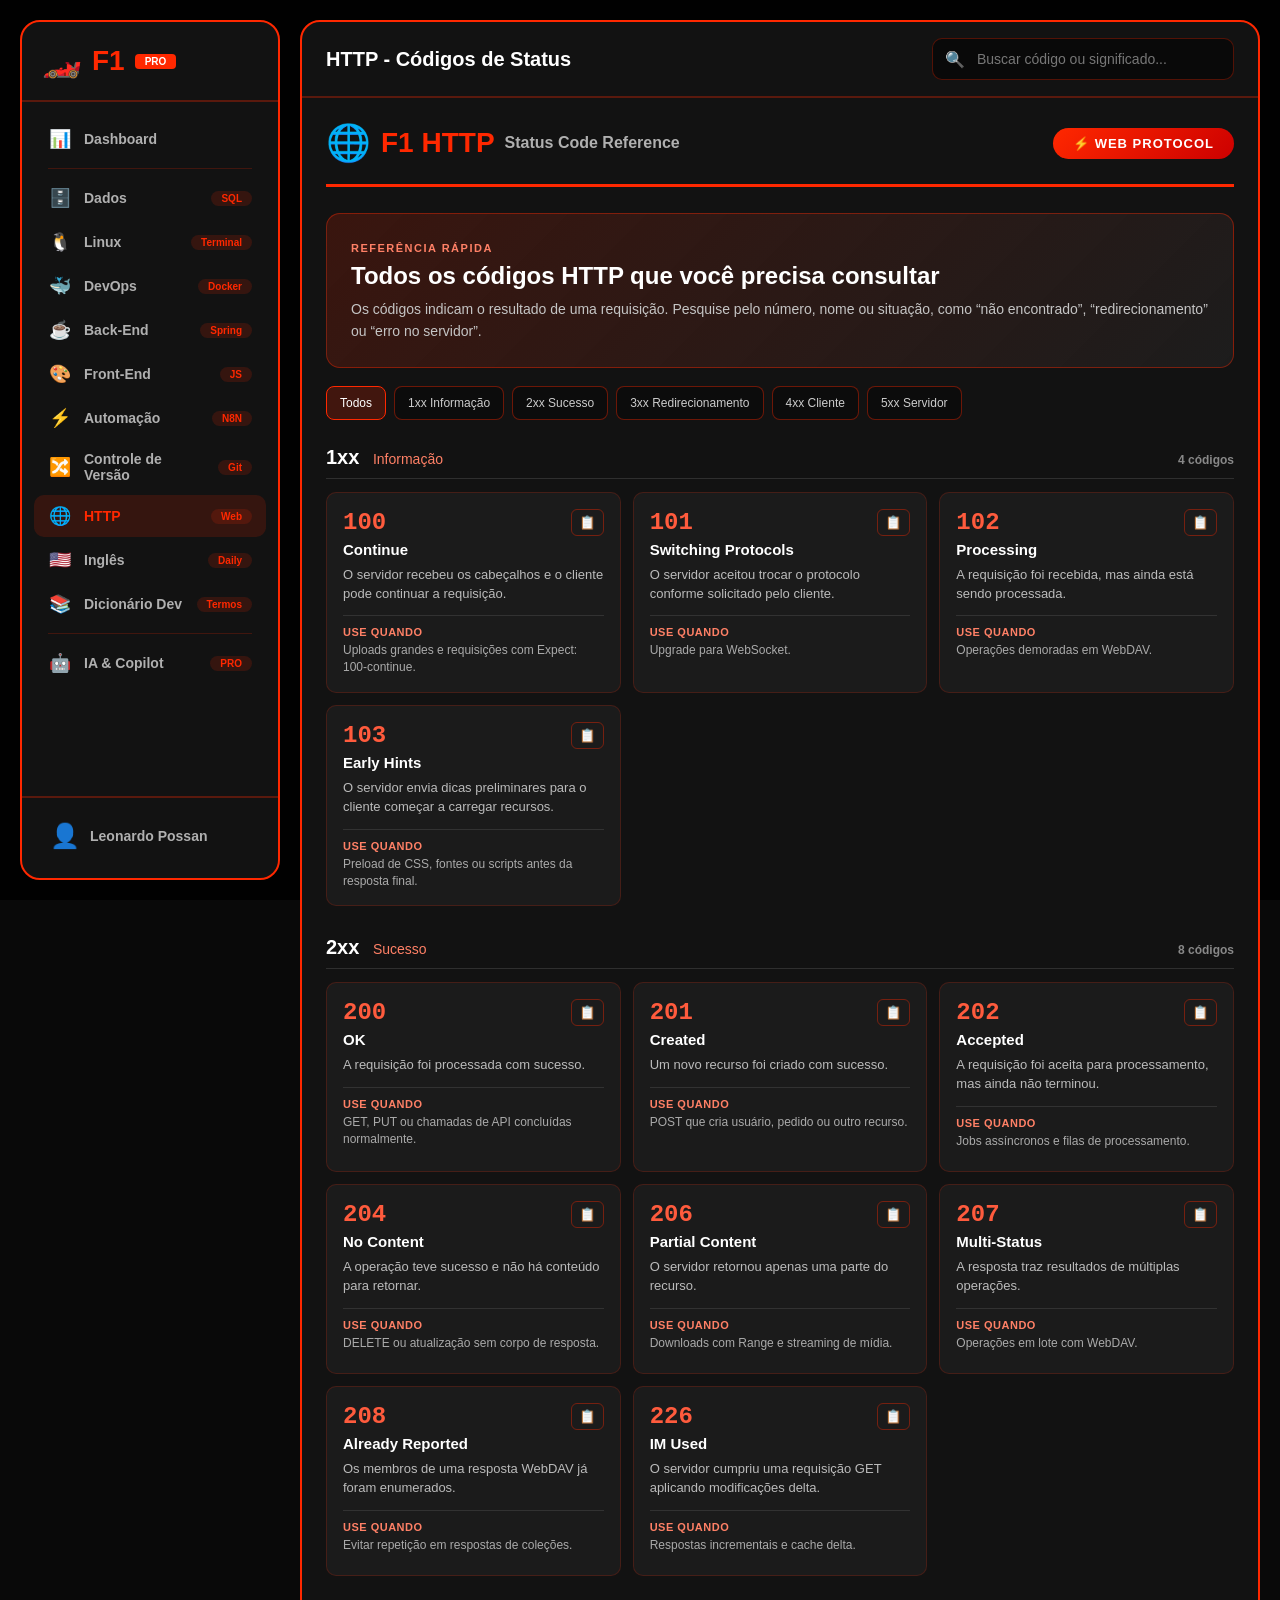
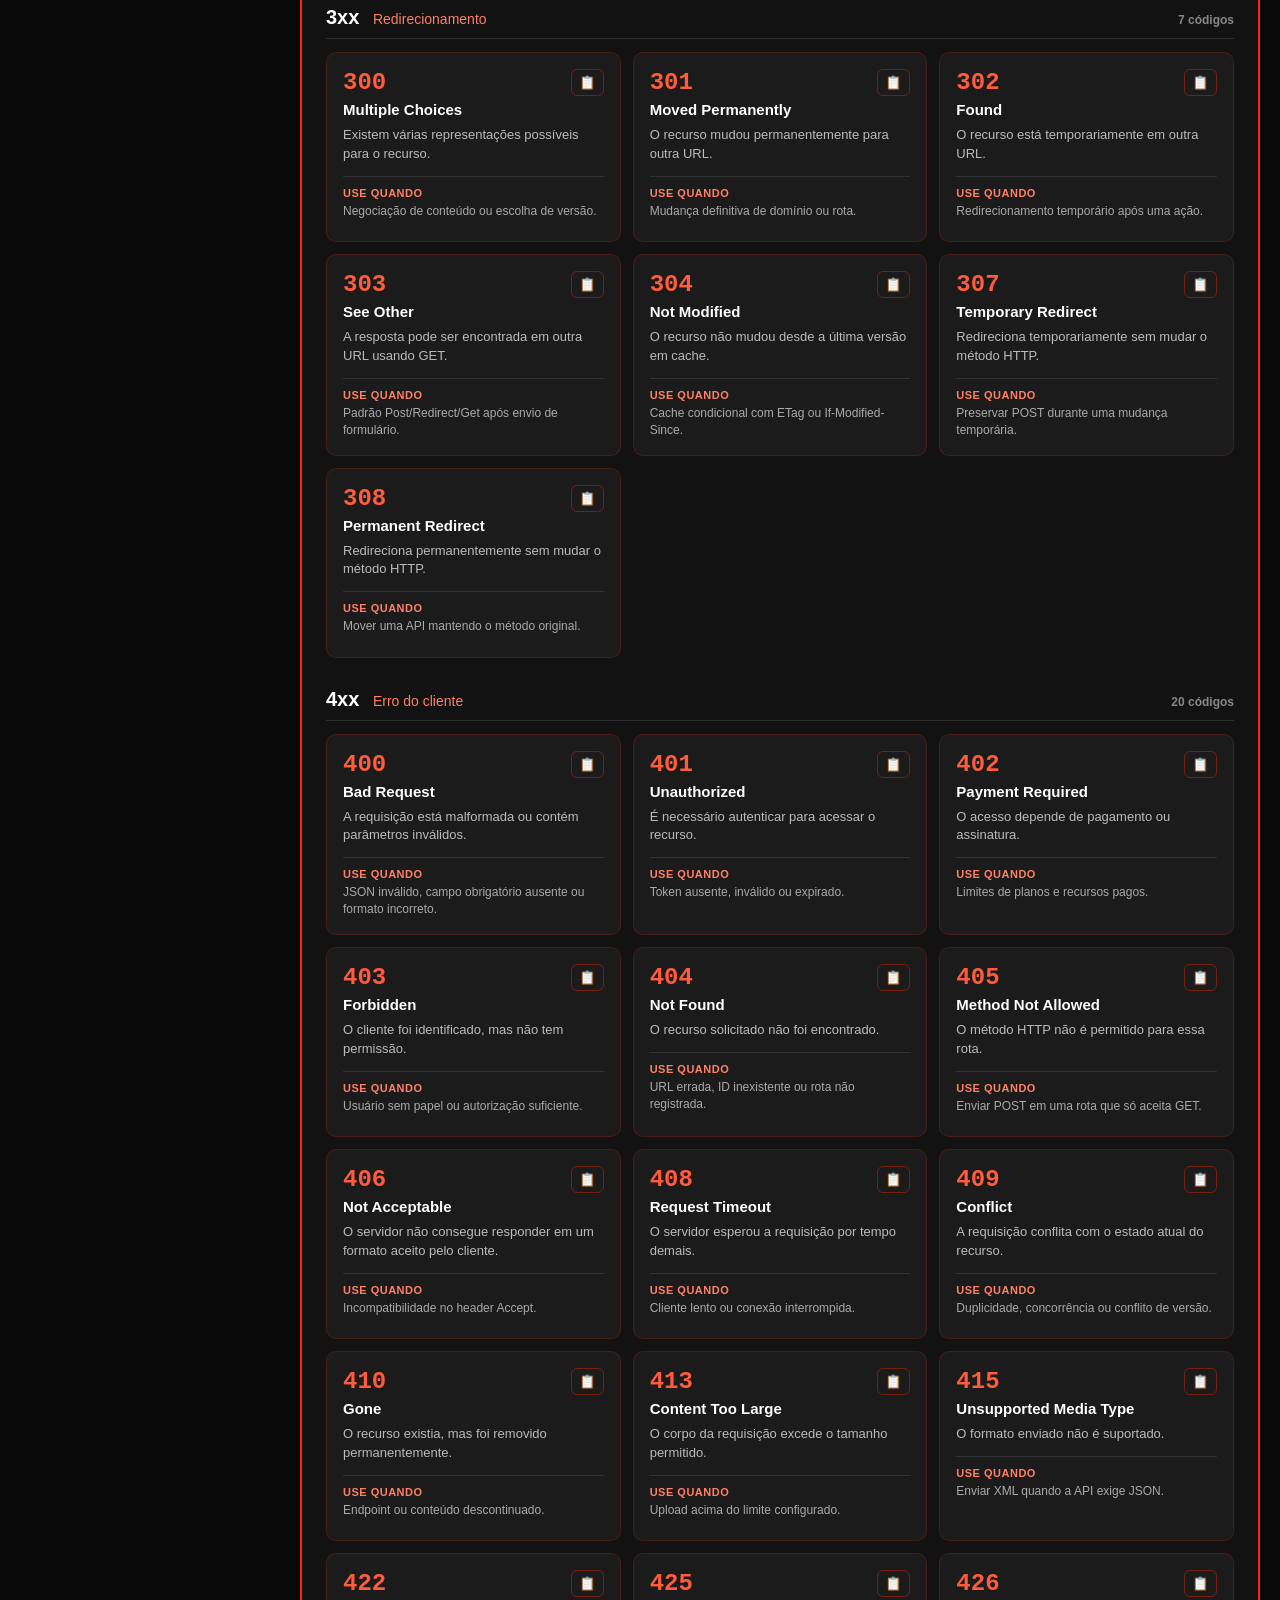
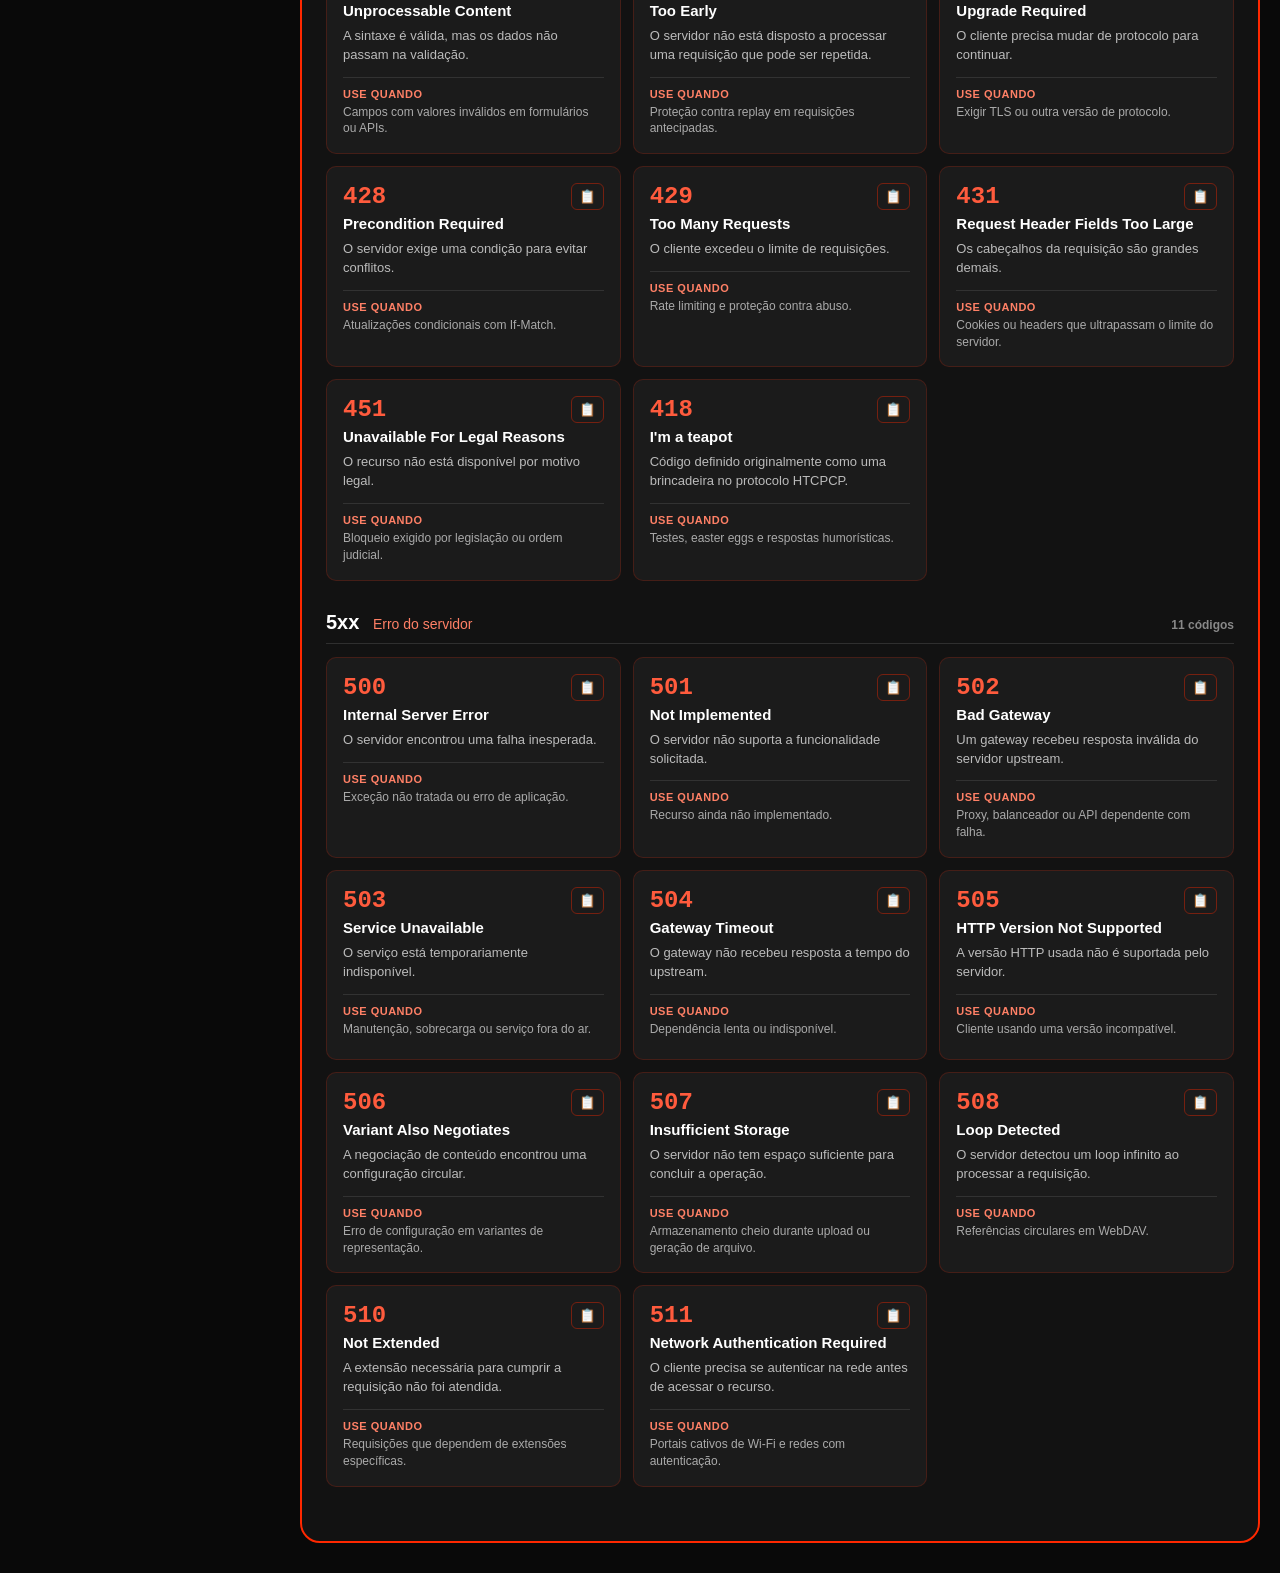
<file: pages/http.html>
<!DOCTYPE html>
<html lang="pt-BR">
<head>
    <meta charset="UTF-8">
    <meta name="viewport" content="width=device-width, initial-scale=1.0">
    <title>🌐 F1 HTTP - Códigos de Status</title>
    <link rel="stylesheet" href="../css/http.css">
</head>
<body>
    <div class="app-container">
        <aside class="sidebar">
            <div class="sidebar-header">
                <div class="logo"><span class="logo-icon">🏎️</span><span class="logo-text">F1</span><span class="logo-badge">PRO</span></div>
            </div>
            <nav class="sidebar-nav">
                <ul class="nav-list">
                    <li class="nav-item"><a href="../index.html"><span class="nav-icon">📊</span><span class="nav-text">Dashboard</span></a></li>
                    <li class="nav-divider"></li>
                    <li class="nav-item"><a href="dados.html"><span class="nav-icon">🗄️</span><span class="nav-text">Dados</span><span class="nav-badge">SQL</span></a></li>
                    <li class="nav-item"><a href="linux.html"><span class="nav-icon">🐧</span><span class="nav-text">Linux</span><span class="nav-badge">Terminal</span></a></li>
                    <li class="nav-item"><a href="devops.html"><span class="nav-icon">🐳</span><span class="nav-text">DevOps</span><span class="nav-badge">Docker</span></a></li>
                    <li class="nav-item"><a href="backend.html"><span class="nav-icon">☕</span><span class="nav-text">Back-End</span><span class="nav-badge">Spring</span></a></li>
                    <li class="nav-item"><a href="frontend.html"><span class="nav-icon">🎨</span><span class="nav-text">Front-End</span><span class="nav-badge">JS</span></a></li>
                    <li class="nav-item"><a href="automacao.html"><span class="nav-icon">⚡</span><span class="nav-text">Automação</span><span class="nav-badge">N8N</span></a></li>
                    <li class="nav-item"><a href="controle-versao.html"><span class="nav-icon">🔀</span><span class="nav-text">Controle de Versão</span><span class="nav-badge">Git</span></a></li>
                    <li class="nav-item active"><a href="http.html"><span class="nav-icon">🌐</span><span class="nav-text">HTTP</span><span class="nav-badge">Web</span></a></li>
                    <li class="nav-item"><a href="ingles.html"><span class="nav-icon">🇺🇸</span><span class="nav-text">Inglês</span><span class="nav-badge">Daily</span></a></li><li class="nav-item"><a href="dicionario-dev.html"><span class="nav-icon">📚</span><span class="nav-text">Dicionário Dev</span><span class="nav-badge">Termos</span></a></li>
                    <li class="nav-divider"></li>
                    <li class="nav-item"><a href="ia.html"><span class="nav-icon">🤖</span><span class="nav-text">IA &amp; Copilot</span><span class="nav-badge">PRO</span></a></li>
                </ul>
            </nav>
            <div class="sidebar-footer"><div class="user-info"><span class="user-avatar">👤</span><span class="user-name">Leonardo Possan</span></div></div>
        </aside>

        <main class="main-content">
            <header class="top-bar">
                <div class="top-bar-left"><button class="menu-toggle" type="button" aria-label="Abrir menu">☰</button><h1>HTTP - Códigos de Status</h1></div>
                <div class="top-bar-right"><label class="search-box"><span aria-hidden="true">🔍</span><input id="httpSearch" type="search" placeholder="Buscar código ou significado..." autocomplete="off"></label></div>
            </header>
            <div class="content-area">
                <div class="http-header">
                    <div class="http-logo"><span class="http-emoji">🌐</span><span class="http-title">F1 HTTP</span><span class="http-subtitle">Status Code Reference</span></div>
                    <div class="ferrari-badge">⚡ WEB PROTOCOL</div>
                </div>
                <section class="http-content">
                    <div class="intro-card">
                        <span class="section-kicker">REFERÊNCIA RÁPIDA</span>
                        <h2>Todos os códigos HTTP que você precisa consultar</h2>
                        <p>Os códigos indicam o resultado de uma requisição. Pesquise pelo número, nome ou situação, como “não encontrado”, “redirecionamento” ou “erro no servidor”.</p>
                    </div>
                    <div class="http-legend" aria-label="Famílias de códigos HTTP">
                        <button type="button" data-filter="all" class="filter-button active">Todos</button>
                        <button type="button" data-filter="1xx" class="filter-button">1xx Informação</button>
                        <button type="button" data-filter="2xx" class="filter-button">2xx Sucesso</button>
                        <button type="button" data-filter="3xx" class="filter-button">3xx Redirecionamento</button>
                        <button type="button" data-filter="4xx" class="filter-button">4xx Cliente</button>
                        <button type="button" data-filter="5xx" class="filter-button">5xx Servidor</button>
                    </div>
                    <div id="httpResults" class="http-groups"></div>
                    <p id="httpEmpty" class="http-empty" hidden>Nenhum código encontrado. Tente buscar por número, nome ou situação.</p>
                </section>
            </div>
        </main>
    </div>
    <script>
        const httpCodes = [
            { family: '1xx', label: 'Informação', codes: [
                ['100', 'Continue', 'O servidor recebeu os cabeçalhos e o cliente pode continuar a requisição.', 'Uploads grandes e requisições com Expect: 100-continue.'],
                ['101', 'Switching Protocols', 'O servidor aceitou trocar o protocolo conforme solicitado pelo cliente.', 'Upgrade para WebSocket.'],
                ['102', 'Processing', 'A requisição foi recebida, mas ainda está sendo processada.', 'Operações demoradas em WebDAV.'],
                ['103', 'Early Hints', 'O servidor envia dicas preliminares para o cliente começar a carregar recursos.', 'Preload de CSS, fontes ou scripts antes da resposta final.']
            ]},
            { family: '2xx', label: 'Sucesso', codes: [
                ['200', 'OK', 'A requisição foi processada com sucesso.', 'GET, PUT ou chamadas de API concluídas normalmente.'],
                ['201', 'Created', 'Um novo recurso foi criado com sucesso.', 'POST que cria usuário, pedido ou outro recurso.'],
                ['202', 'Accepted', 'A requisição foi aceita para processamento, mas ainda não terminou.', 'Jobs assíncronos e filas de processamento.'],
                ['204', 'No Content', 'A operação teve sucesso e não há conteúdo para retornar.', 'DELETE ou atualização sem corpo de resposta.'],
                ['206', 'Partial Content', 'O servidor retornou apenas uma parte do recurso.', 'Downloads com Range e streaming de mídia.'],
                ['207', 'Multi-Status', 'A resposta traz resultados de múltiplas operações.', 'Operações em lote com WebDAV.'],
                ['208', 'Already Reported', 'Os membros de uma resposta WebDAV já foram enumerados.', 'Evitar repetição em respostas de coleções.'],
                ['226', 'IM Used', 'O servidor cumpriu uma requisição GET aplicando modificações delta.', 'Respostas incrementais e cache delta.']
            ]},
            { family: '3xx', label: 'Redirecionamento', codes: [
                ['300', 'Multiple Choices', 'Existem várias representações possíveis para o recurso.', 'Negociação de conteúdo ou escolha de versão.'],
                ['301', 'Moved Permanently', 'O recurso mudou permanentemente para outra URL.', 'Mudança definitiva de domínio ou rota.'],
                ['302', 'Found', 'O recurso está temporariamente em outra URL.', 'Redirecionamento temporário após uma ação.'],
                ['303', 'See Other', 'A resposta pode ser encontrada em outra URL usando GET.', 'Padrão Post/Redirect/Get após envio de formulário.'],
                ['304', 'Not Modified', 'O recurso não mudou desde a última versão em cache.', 'Cache condicional com ETag ou If-Modified-Since.'],
                ['307', 'Temporary Redirect', 'Redireciona temporariamente sem mudar o método HTTP.', 'Preservar POST durante uma mudança temporária.'],
                ['308', 'Permanent Redirect', 'Redireciona permanentemente sem mudar o método HTTP.', 'Mover uma API mantendo o método original.']
            ]},
            { family: '4xx', label: 'Erro do cliente', codes: [
                ['400', 'Bad Request', 'A requisição está malformada ou contém parâmetros inválidos.', 'JSON inválido, campo obrigatório ausente ou formato incorreto.'],
                ['401', 'Unauthorized', 'É necessário autenticar para acessar o recurso.', 'Token ausente, inválido ou expirado.'],
                ['402', 'Payment Required', 'O acesso depende de pagamento ou assinatura.', 'Limites de planos e recursos pagos.'],
                ['403', 'Forbidden', 'O cliente foi identificado, mas não tem permissão.', 'Usuário sem papel ou autorização suficiente.'],
                ['404', 'Not Found', 'O recurso solicitado não foi encontrado.', 'URL errada, ID inexistente ou rota não registrada.'],
                ['405', 'Method Not Allowed', 'O método HTTP não é permitido para essa rota.', 'Enviar POST em uma rota que só aceita GET.'],
                ['406', 'Not Acceptable', 'O servidor não consegue responder em um formato aceito pelo cliente.', 'Incompatibilidade no header Accept.'],
                ['408', 'Request Timeout', 'O servidor esperou a requisição por tempo demais.', 'Cliente lento ou conexão interrompida.'],
                ['409', 'Conflict', 'A requisição conflita com o estado atual do recurso.', 'Duplicidade, concorrência ou conflito de versão.'],
                ['410', 'Gone', 'O recurso existia, mas foi removido permanentemente.', 'Endpoint ou conteúdo descontinuado.'],
                ['413', 'Content Too Large', 'O corpo da requisição excede o tamanho permitido.', 'Upload acima do limite configurado.'],
                ['415', 'Unsupported Media Type', 'O formato enviado não é suportado.', 'Enviar XML quando a API exige JSON.'],
                ['422', 'Unprocessable Content', 'A sintaxe é válida, mas os dados não passam na validação.', 'Campos com valores inválidos em formulários ou APIs.'],
                ['425', 'Too Early', 'O servidor não está disposto a processar uma requisição que pode ser repetida.', 'Proteção contra replay em requisições antecipadas.'],
                ['426', 'Upgrade Required', 'O cliente precisa mudar de protocolo para continuar.', 'Exigir TLS ou outra versão de protocolo.'],
                ['428', 'Precondition Required', 'O servidor exige uma condição para evitar conflitos.', 'Atualizações condicionais com If-Match.'],
                ['429', 'Too Many Requests', 'O cliente excedeu o limite de requisições.', 'Rate limiting e proteção contra abuso.'],
                ['431', 'Request Header Fields Too Large', 'Os cabeçalhos da requisição são grandes demais.', 'Cookies ou headers que ultrapassam o limite do servidor.'],
                ['451', 'Unavailable For Legal Reasons', 'O recurso não está disponível por motivo legal.', 'Bloqueio exigido por legislação ou ordem judicial.'],
                ['418', "I'm a teapot", 'Código definido originalmente como uma brincadeira no protocolo HTCPCP.', 'Testes, easter eggs e respostas humorísticas.']
            ]},
            { family: '5xx', label: 'Erro do servidor', codes: [
                ['500', 'Internal Server Error', 'O servidor encontrou uma falha inesperada.', 'Exceção não tratada ou erro de aplicação.'],
                ['501', 'Not Implemented', 'O servidor não suporta a funcionalidade solicitada.', 'Recurso ainda não implementado.'],
                ['502', 'Bad Gateway', 'Um gateway recebeu resposta inválida do servidor upstream.', 'Proxy, balanceador ou API dependente com falha.'],
                ['503', 'Service Unavailable', 'O serviço está temporariamente indisponível.', 'Manutenção, sobrecarga ou serviço fora do ar.'],
                ['504', 'Gateway Timeout', 'O gateway não recebeu resposta a tempo do upstream.', 'Dependência lenta ou indisponível.'],
                ['505', 'HTTP Version Not Supported', 'A versão HTTP usada não é suportada pelo servidor.', 'Cliente usando uma versão incompatível.'],
                ['506', 'Variant Also Negotiates', 'A negociação de conteúdo encontrou uma configuração circular.', 'Erro de configuração em variantes de representação.'],
                ['507', 'Insufficient Storage', 'O servidor não tem espaço suficiente para concluir a operação.', 'Armazenamento cheio durante upload ou geração de arquivo.'],
                ['508', 'Loop Detected', 'O servidor detectou um loop infinito ao processar a requisição.', 'Referências circulares em WebDAV.'],
                ['510', 'Not Extended', 'A extensão necessária para cumprir a requisição não foi atendida.', 'Requisições que dependem de extensões específicas.'],
                ['511', 'Network Authentication Required', 'O cliente precisa se autenticar na rede antes de acessar o recurso.', 'Portais cativos de Wi-Fi e redes com autenticação.']
            ]}
        ];

        const results = document.querySelector('#httpResults');
        const empty = document.querySelector('#httpEmpty');
        const search = document.querySelector('#httpSearch');
        let selectedFamily = 'all';

        const renderCodes = () => {
            const query = search.value.toLowerCase().trim();
            results.replaceChildren();
            let visibleCodes = 0;

            httpCodes.filter((group) => selectedFamily === 'all' || group.family === selectedFamily).forEach((group) => {
                const matchingCodes = group.codes.filter((code) => code.join(' ').toLowerCase().includes(query));
                if (!matchingCodes.length) return;
                visibleCodes += matchingCodes.length;
                const section = document.createElement('section');
                section.className = `http-group ${group.family}`;
                section.innerHTML = `<div class="group-heading"><h2>${group.family} <span>${group.label}</span></h2><strong>${matchingCodes.length} código${matchingCodes.length === 1 ? '' : 's'}</strong></div>`;
                const grid = document.createElement('div');
                grid.className = 'status-grid';
                matchingCodes.forEach(([code, name, meaning, usage]) => {
                    const card = document.createElement('article');
                    card.className = 'status-card';
                    card.innerHTML = `<div class="status-top"><span class="status-code">${code}</span><button type="button" class="copy-status" aria-label="Copiar código ${code}">📋</button></div><h3>${name}</h3><p>${meaning}</p><div class="status-use"><strong>Use quando</strong><span>${usage}</span></div>`;
                    card.querySelector('.copy-status').addEventListener('click', async (event) => {
                        await navigator.clipboard.writeText(code);
                        event.currentTarget.textContent = '✓';
                        window.setTimeout(() => { event.currentTarget.textContent = '📋'; }, 1200);
                    });
                    grid.append(card);
                });
                section.append(grid);
                results.append(section);
            });
            empty.hidden = visibleCodes > 0;
        };

        document.querySelectorAll('[data-filter]').forEach((button) => button.addEventListener('click', () => {
            selectedFamily = button.dataset.filter;
            document.querySelectorAll('[data-filter]').forEach((item) => item.classList.toggle('active', item === button));
            renderCodes();
        }));
        search.addEventListener('input', renderCodes);
        document.querySelector('.menu-toggle').addEventListener('click', () => document.querySelector('.sidebar-nav').classList.toggle('open'));
        renderCodes();
    </script>
</body>
</html>
</file>
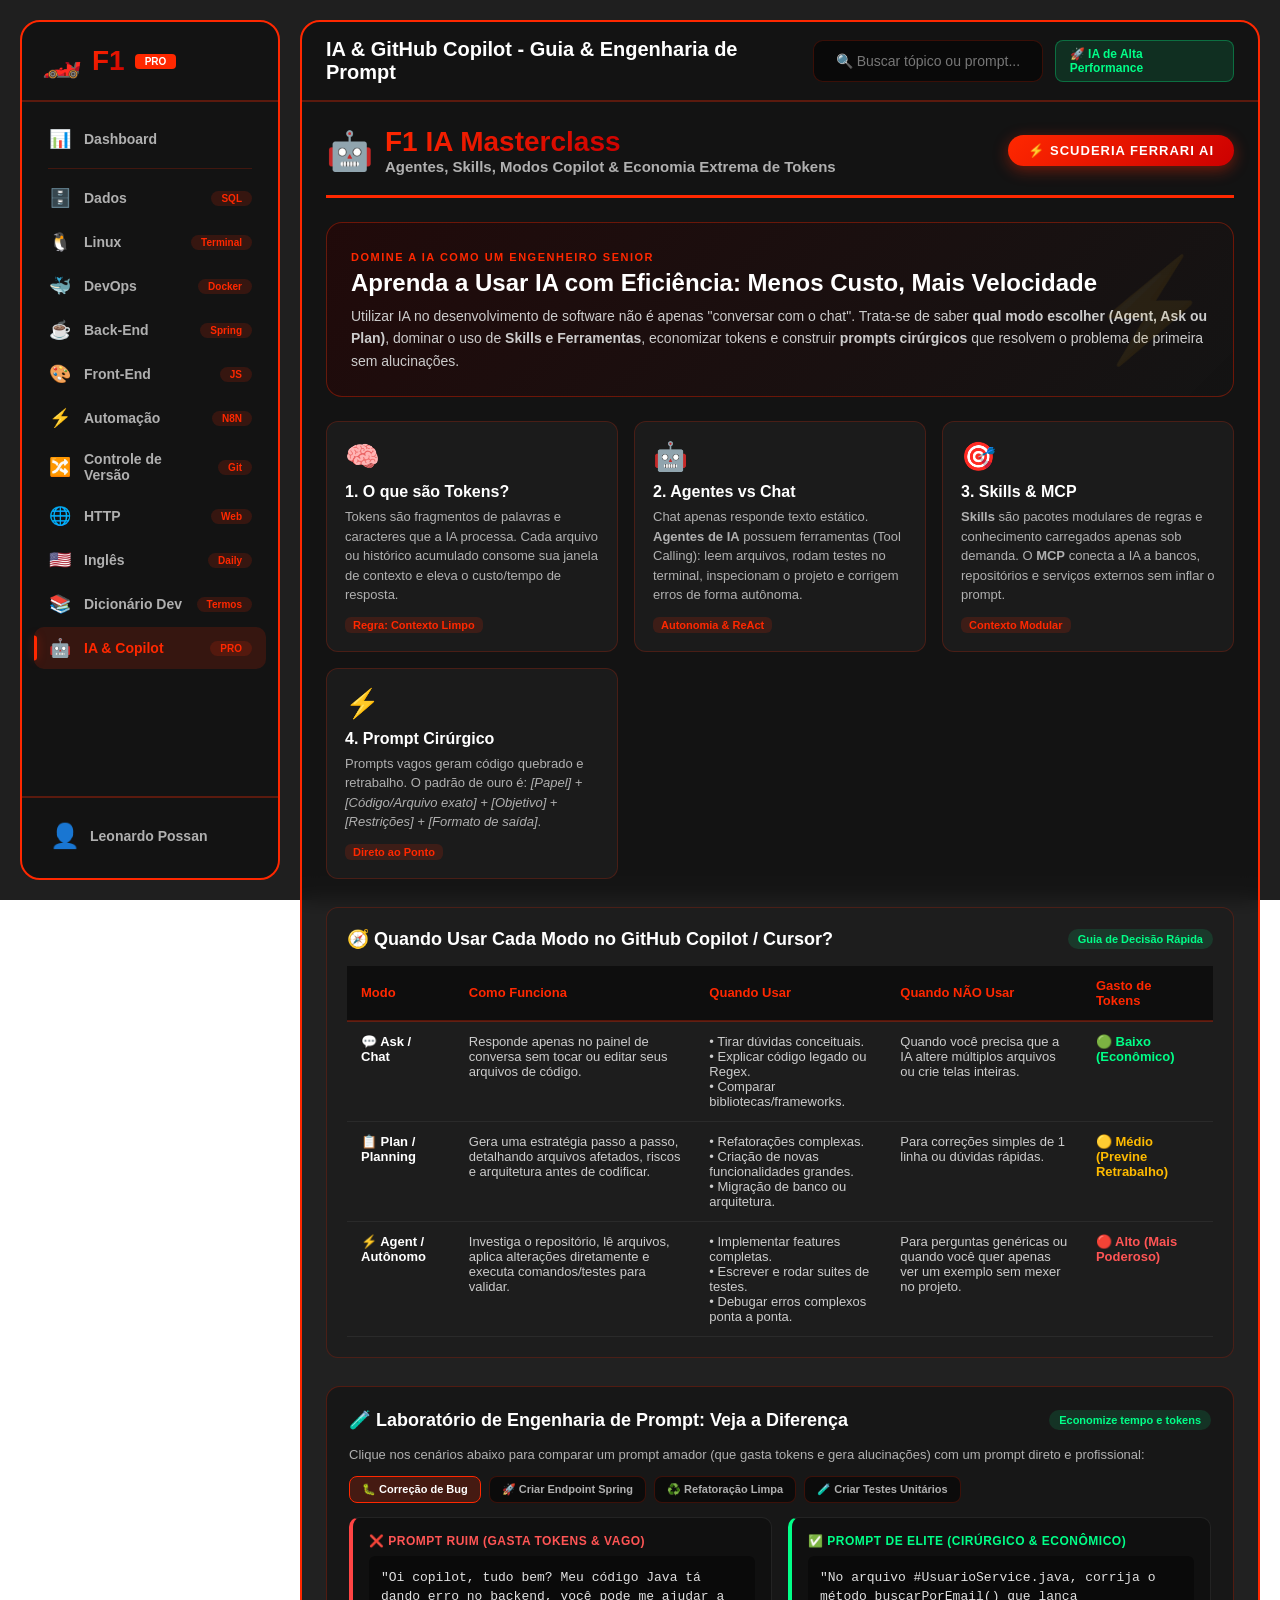
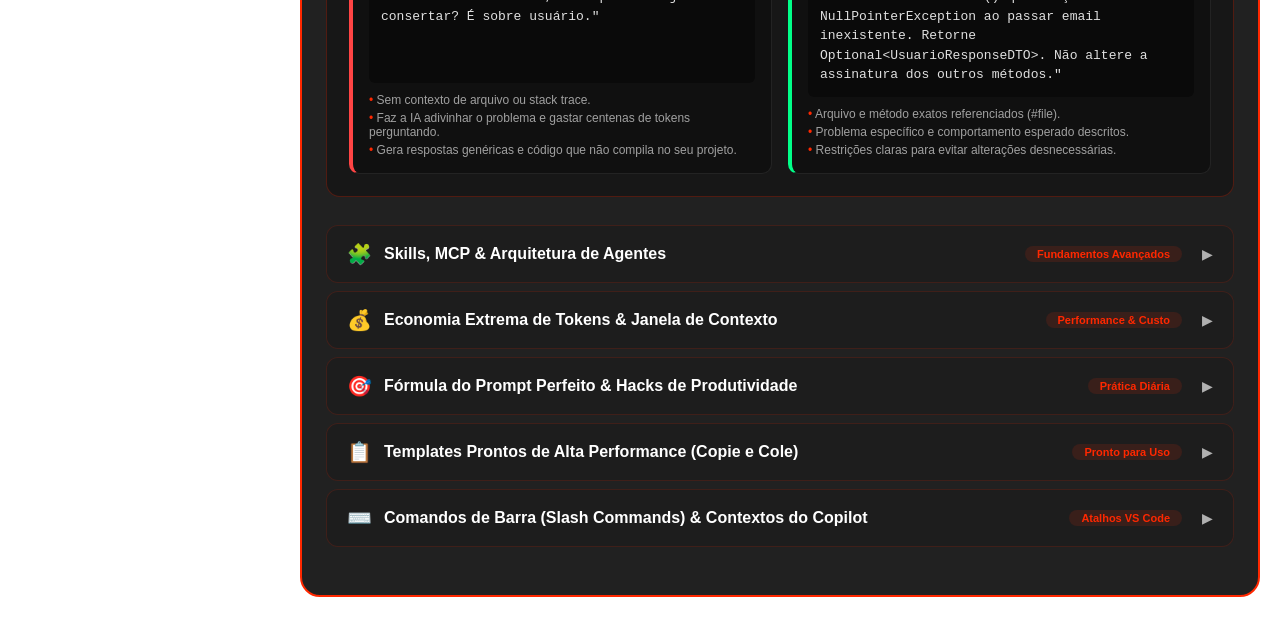
<file: pages/ia.html>
<!DOCTYPE html>
<html lang="pt-BR">
<head>
    <meta charset="UTF-8">
    <meta name="viewport" content="width=device-width, initial-scale=1.0">
    <title>🤖 F1 IA &amp; Copilot - Guia &amp; Engenharia de Prompt</title>
    <link rel="stylesheet" href="../css/ia.css">
</head>
<body>
    <div class="app-container">
        <!-- ============================================
             MENU LATERAL
        ============================================ -->
        <aside class="sidebar">
            <div class="sidebar-header">
                <div class="logo">
                    <span class="logo-icon">🏎️</span>
                    <span class="logo-text">F1</span>
                    <span class="logo-badge">PRO</span>
                </div>
            </div>

            <nav class="sidebar-nav">
                <ul class="nav-list">
                    <li class="nav-item">
                        <a href="../index.html">
                            <span class="nav-icon">📊</span>
                            <span class="nav-text">Dashboard</span>
                        </a>
                    </li>
                    <li class="nav-divider"></li>
                    <li class="nav-item">
                        <a href="dados.html">
                            <span class="nav-icon">🗄️</span>
                            <span class="nav-text">Dados</span>
                            <span class="nav-badge">SQL</span>
                        </a>
                    </li>
                    <li class="nav-item">
                        <a href="linux.html">
                            <span class="nav-icon">🐧</span>
                            <span class="nav-text">Linux</span>
                            <span class="nav-badge">Terminal</span>
                        </a>
                    </li>
                    <li class="nav-item">
                        <a href="devops.html">
                            <span class="nav-icon">🐳</span>
                            <span class="nav-text">DevOps</span>
                            <span class="nav-badge">Docker</span>
                        </a>
                    </li>
                    <li class="nav-item">
                        <a href="backend.html">
                            <span class="nav-icon">☕</span>
                            <span class="nav-text">Back-End</span>
                            <span class="nav-badge">Spring</span>
                        </a>
                    </li>
                    <li class="nav-item">
                        <a href="frontend.html">
                            <span class="nav-icon">🎨</span>
                            <span class="nav-text">Front-End</span>
                            <span class="nav-badge">JS</span>
                        </a>
                    </li>
                    <li class="nav-item">
                        <a href="automacao.html">
                            <span class="nav-icon">⚡</span>
                            <span class="nav-text">Automação</span>
                            <span class="nav-badge">N8N</span>
                        </a>
                    </li>
                    <li class="nav-item">
                        <a href="controle-versao.html">
                            <span class="nav-icon">🔀</span>
                            <span class="nav-text">Controle de Versão</span>
                            <span class="nav-badge">Git</span>
                        </a>
                    </li>
                    <li class="nav-item">
                        <a href="http.html">
                            <span class="nav-icon">🌐</span>
                            <span class="nav-text">HTTP</span>
                            <span class="nav-badge">Web</span>
                        </a>
                    </li>
                    <li class="nav-item">
                        <a href="ingles.html">
                            <span class="nav-icon">🇺🇸</span>
                            <span class="nav-text">Inglês</span>
                            <span class="nav-badge">Daily</span>
                        </a>
                    </li>
                    <li class="nav-item">
                        <a href="dicionario-dev.html">
                            <span class="nav-icon">📚</span>
                            <span class="nav-text">Dicionário Dev</span>
                            <span class="nav-badge">Termos</span>
                        </a>
                    </li>
                    <li class="nav-item active">
                        <a href="ia.html">
                            <span class="nav-icon">🤖</span>
                            <span class="nav-text">IA &amp; Copilot</span>
                            <span class="nav-badge">PRO</span>
                        </a>
                    </li>
                </ul>
            </nav>

            <div class="sidebar-footer">
                <div class="user-info">
                    <span class="user-avatar">👤</span>
                    <span class="user-name">Leonardo Possan</span>
                </div>
            </div>
        </aside>

        <!-- ============================================
             CONTEÚDO PRINCIPAL
        ============================================ -->
        <main class="main-content">
            <header class="top-bar">
                <div class="top-bar-left">
                    <button class="menu-toggle" type="button" aria-label="Abrir menu">☰</button>
                    <h1>IA &amp; GitHub Copilot - Guia &amp; Engenharia de Prompt</h1>
                </div>
                <div class="top-bar-right">
                    <div class="search-box">
                        <input type="text" id="searchInput" placeholder="🔍 Buscar tópico ou prompt...">
                    </div>
                    <span class="quick-badge">🚀 IA de Alta Performance</span>
                </div>
            </header>

            <div class="content-area">
                <!-- Header Ferrari -->
                <div class="ia-header">
                    <div class="ia-logo">
                        <span class="ia-emoji">🤖</span>
                        <div>
                            <span class="ia-title">F1 IA Masterclass</span>
                            <p class="ia-subtitle">Agentes, Skills, Modos Copilot &amp; Economia Extrema de Tokens</p>
                        </div>
                    </div>
                    <div class="ferrari-badge">⚡ SCUDERIA FERRARI AI</div>
                </div>

                <!-- Hero Banner -->
                <section class="hero-banner">
                    <span class="hero-kicker">DOMINE A IA COMO UM ENGENHEIRO SENIOR</span>
                    <h2>Aprenda a Usar IA com Eficiência: Menos Custo, Mais Velocidade</h2>
                    <p>
                        Utilizar IA no desenvolvimento de software não é apenas "conversar com o chat". Trata-se de saber <strong>qual modo escolher (Agent, Ask ou Plan)</strong>, dominar o uso de <strong>Skills e Ferramentas</strong>, economizar tokens e construir <strong>prompts cirúrgicos</strong> que resolvem o problema de primeira sem alucinações.
                    </p>
                </section>

                <!-- 4 Pilares da IA Moderna -->
                <section class="pillars-grid">
                    <article class="pillar-card">
                        <div class="pillar-icon">🧠</div>
                        <h3>1. O que são Tokens?</h3>
                        <p>Tokens são fragmentos de palavras e caracteres que a IA processa. Cada arquivo ou histórico acumulado consome sua janela de contexto e eleva o custo/tempo de resposta.</p>
                        <span class="pillar-tag">Regra: Contexto Limpo</span>
                    </article>

                    <article class="pillar-card">
                        <div class="pillar-icon">🤖</div>
                        <h3>2. Agentes vs Chat</h3>
                        <p>Chat apenas responde texto estático. <strong>Agentes de IA</strong> possuem ferramentas (Tool Calling): leem arquivos, rodam testes no terminal, inspecionam o projeto e corrigem erros de forma autônoma.</p>
                        <span class="pillar-tag">Autonomia &amp; ReAct</span>
                    </article>

                    <article class="pillar-card">
                        <div class="pillar-icon">🎯</div>
                        <h3>3. Skills &amp; MCP</h3>
                        <p><strong>Skills</strong> são pacotes modulares de regras e conhecimento carregados apenas sob demanda. O <strong>MCP</strong> conecta a IA a bancos, repositórios e serviços externos sem inflar o prompt.</p>
                        <span class="pillar-tag">Contexto Modular</span>
                    </article>

                    <article class="pillar-card">
                        <div class="pillar-icon">⚡</div>
                        <h3>4. Prompt Cirúrgico</h3>
                        <p>Prompts vagos geram código quebrado e retrabalho. O padrão de ouro é: <em>[Papel] + [Código/Arquivo exato] + [Objetivo] + [Restrições] + [Formato de saída]</em>.</p>
                        <span class="pillar-tag">Direto ao Ponto</span>
                    </article>
                </section>

                <!-- Tabela Comparativa: Ask vs Plan vs Agent -->
                <section class="modes-table-container">
                    <div class="modes-table-header">
                        <h3>🧭 Quando Usar Cada Modo no GitHub Copilot / Cursor?</h3>
                        <span class="table-badge">Guia de Decisão Rápida</span>
                    </div>
                    <table class="modes-table">
                        <thead>
                            <tr>
                                <th>Modo</th>
                                <th>Como Funciona</th>
                                <th>Quando Usar</th>
                                <th>Quando NÃO Usar</th>
                                <th>Gasto de Tokens</th>
                            </tr>
                        </thead>
                        <tbody>
                            <tr>
                                <td>
                                    <span class="mode-name">💬 Ask / Chat</span>
                                </td>
                                <td>Responde apenas no painel de conversa sem tocar ou editar seus arquivos de código.</td>
                                <td>
                                    • Tirar dúvidas conceituais.<br>
                                    • Explicar código legado ou Regex.<br>
                                    • Comparar bibliotecas/frameworks.
                                </td>
                                <td>Quando você precisa que a IA altere múltiplos arquivos ou crie telas inteiras.</td>
                                <td><span class="token-cost-low">🟢 Baixo (Econômico)</span></td>
                            </tr>
                            <tr>
                                <td>
                                    <span class="mode-name">📋 Plan / Planning</span>
                                </td>
                                <td>Gera uma estratégia passo a passo, detalhando arquivos afetados, riscos e arquitetura antes de codificar.</td>
                                <td>
                                    • Refatorações complexas.<br>
                                    • Criação de novas funcionalidades grandes.<br>
                                    • Migração de banco ou arquitetura.
                                </td>
                                <td>Para correções simples de 1 linha ou dúvidas rápidas.</td>
                                <td><span class="token-cost-mid">🟡 Médio (Previne Retrabalho)</span></td>
                            </tr>
                            <tr>
                                <td>
                                    <span class="mode-name">⚡ Agent / Autônomo</span>
                                </td>
                                <td>Investiga o repositório, lê arquivos, aplica alterações diretamente e executa comandos/testes para validar.</td>
                                <td>
                                    • Implementar features completas.<br>
                                    • Escrever e rodar suites de testes.<br>
                                    • Debugar erros complexos ponta a ponta.
                                </td>
                                <td>Para perguntas genéricas ou quando você quer apenas ver um exemplo sem mexer no projeto.</td>
                                <td><span class="token-cost-high">🔴 Alto (Mais Poderoso)</span></td>
                            </tr>
                        </tbody>
                    </table>
                </section>

                <!-- Laboratório Interativo: Prompt Ruim vs Prompt de Elite -->
                <section class="prompt-lab">
                    <div class="prompt-lab-header">
                        <h3>🧪 Laboratório de Engenharia de Prompt: Veja a Diferença</h3>
                        <span class="table-badge">Economize tempo e tokens</span>
                    </div>
                    <p style="color: #b0b0b0; font-size: 13px; margin-bottom: 14px;">
                        Clique nos cenários abaixo para comparar um prompt amador (que gasta tokens e gera alucinações) com um prompt direto e profissional:
                    </p>
                    
                    <div class="lab-examples-btns">
                        <button type="button" class="btn-sample-prompt active" onclick="loadPromptSample('bug')">🐛 Correção de Bug</button>
                        <button type="button" class="btn-sample-prompt" onclick="loadPromptSample('api')">🚀 Criar Endpoint Spring</button>
                        <button type="button" class="btn-sample-prompt" onclick="loadPromptSample('refactor')">♻️ Refatoração Limpa</button>
                        <button type="button" class="btn-sample-prompt" onclick="loadPromptSample('test')">🧪 Criar Testes Unitários</button>
                    </div>

                    <div class="lab-grid">
                        <div class="lab-box bad">
                            <span class="lab-label">❌ Prompt Ruim (Gasta Tokens &amp; Vago)</span>
                            <div class="lab-text" id="badPromptText">"Oi copilot, tudo bem? Meu código Java tá dando erro no backend, você pode me ajudar a consertar? É sobre usuário."</div>
                            <ul class="lab-reasons" id="badPromptReasons">
                                <li>Sem contexto de arquivo ou stack trace.</li>
                                <li>Faz a IA adivinhar o problema e gastar centenas de tokens perguntando.</li>
                                <li>Gera respostas genéricas e código que não compila no seu projeto.</li>
                            </ul>
                        </div>

                        <div class="lab-box good">
                            <span class="lab-label">✅ Prompt de Elite (Cirúrgico &amp; Econômico)</span>
                            <div class="lab-text" id="goodPromptText">"No arquivo #UsuarioService.java, corrija o método buscarPorEmail() que lança NullPointerException ao passar email inexistente. Retorne Optional&lt;UsuarioResponseDTO&gt;. Não altere a assinatura dos outros métodos."</div>
                            <ul class="lab-reasons" id="goodPromptReasons">
                                <li>Arquivo e método exatos referenciados (#file).</li>
                                <li>Problema específico e comportamento esperado descritos.</li>
                                <li>Restrições claras para evitar alterações desnecessárias.</li>
                            </ul>
                        </div>
                    </div>
                </section>

                <!-- Acordeon Completo de Aulas e Técnicas -->
                <div class="accordion" id="commandsAccordion">
                    
                    <!-- 1. SKILLS & ARQUITETURA AGENTICA -->
                    <div class="accordion-item">
                        <div class="accordion-header" data-target="ia-skills-agents">
                            <span class="accordion-icon">🧩</span>
                            <span class="accordion-title">Skills, MCP &amp; Arquitetura de Agentes</span>
                            <span class="accordion-badge">Fundamentos Avançados</span>
                            <span class="accordion-arrow">▶</span>
                        </div>
                        <div class="accordion-body" id="ia-skills-agents">
                            <div class="cmd-item">
                                <div class="cmd-left">
                                    <span class="cmd-text">O que é uma Skill: Pacote modular de instruções e regras carregado sob demanda</span>
                                    <span class="cmd-desc">Em vez de colocar 5.000 linhas de regras no prompt principal, criam-se Skills especializadas. A IA só lê a Skill quando a tarefa específica (ex: migração de banco, Docker, testes) é solicitada, economizando até 90% de tokens.</span>
                                </div>
                                <button class="btn-copy-cmd">📋 Copiar</button>
                            </div>
                            <div class="cmd-item">
                                <div class="cmd-left">
                                    <span class="cmd-text">O que é MCP (Model Context Protocol): Protocolo universal para conectar a IA a dados externos</span>
                                    <span class="cmd-desc">Criado pela Anthropic e adotado pela indústria, o MCP permite que a IA acerte consultas a bancos SQL, GitHub, Jira e APIs locais via servidores padronizados com controle de permissão e segurança.</span>
                                </div>
                                <button class="btn-copy-cmd">📋 Copiar</button>
                            </div>
                            <div class="cmd-item">
                                <div class="cmd-left">
                                    <span class="cmd-text">Ciclo ReAct (Reason + Act): O cérebro do Agente Autônomo</span>
                                    <span class="cmd-desc">O agente não responde de imediato: ele 1) Pensa (Raciocina), 2) Escolhe uma ferramenta (ler arquivo/rodar comando), 3) Observa o resultado real e 4) Repete o ciclo até a solução estar 100% verificada.</span>
                                </div>
                                <button class="btn-copy-cmd">📋 Copiar</button>
                            </div>
                            <div class="cmd-item">
                                <div class="cmd-left">
                                    <span class="cmd-text">Subagentes Especializados: Dividir para conquistar tarefas grandes</span>
                                    <span class="cmd-desc">Um agente orquestrador pode invocar subagentes dedicados (ex: Subagente de Pesquisa de Código, Subagente de Testes, Subagente de Revisão de Segurança), mantendo a janela de contexto de cada um enxuta e focada.</span>
                                </div>
                                <button class="btn-copy-cmd">📋 Copiar</button>
                            </div>
                        </div>
                    </div>

                    <!-- 2. ECONOMIA EXTREMA DE TOKENS -->
                    <div class="accordion-item">
                        <div class="accordion-header" data-target="ia-token-economy">
                            <span class="accordion-icon">💰</span>
                            <span class="accordion-title">Economia Extrema de Tokens &amp; Janela de Contexto</span>
                            <span class="accordion-badge">Performance &amp; Custo</span>
                            <span class="accordion-arrow">▶</span>
                        </div>
                        <div class="accordion-body" id="ia-token-economy">
                            <div class="cmd-item">
                                <div class="cmd-left">
                                    <span class="cmd-text">Regra #1: Use referências pontuais (#file, #selection) em vez de colar o arquivo todo</span>
                                    <span class="cmd-desc">Quando você seleciona 10 linhas e usa #selection, a IA consome apenas 50 tokens. Se colar um arquivo de 1.000 linhas, consumirá 4.000 tokens e terá mais chance de alucinar ou esquecer detalhes.</span>
                                </div>
                                <button class="btn-copy-cmd">📋 Copiar</button>
                            </div>
                            <div class="cmd-item">
                                <div class="cmd-left">
                                    <span class="cmd-text">Regra #2: Abra uma nova sessão (New Chat / /clear) ao mudar de assunto</span>
                                    <span class="cmd-desc">Histórico longo de chat envia todas as mensagens anteriores em cada nova requisição. Se a conversa já tem 20 mensagens, cada simples "ok" custará milhares de tokens repetidos. Reinicie o chat para novas tarefas.</span>
                                </div>
                                <button class="btn-copy-cmd">📋 Copiar</button>
                            </div>
                            <div class="cmd-item">
                                <div class="cmd-left">
                                    <span class="cmd-text">Regra #3: Nunca cole logs inteiros de 10.000 linhas no chat</span>
                                    <span class="cmd-desc">Recorte apenas as 5 linhas do topo do Stack Trace onde aparece a exceção e a linha da sua classe. O resto do log de frameworks é ruído que consome contexto à toa.</span>
                                </div>
                                <button class="btn-copy-cmd">📋 Copiar</button>
                            </div>
                            <div class="cmd-item">
                                <div class="cmd-left">
                                    <span class="cmd-text">Regra #4: Escolha o modelo certo (Flash / Mini para tarefas simples, Pro / Thinking para arquitetura)</span>
                                    <span class="cmd-desc">Modelos rápidos como Gemini 3.7 Flash ou Claude Haiku respondem em milissegundos com baixo custo. Use modelos mais pesados (Claude Opus, GPT-4o, o3-mini) apenas para refatorações profundas ou lógica complexa.</span>
                                </div>
                                <button class="btn-copy-cmd">📋 Copiar</button>
                            </div>
                        </div>
                    </div>

                    <!-- 3. FÓRMULA DO PROMPT DE ELITE -->
                    <div class="accordion-item">
                        <div class="accordion-header" data-target="ia-prompt-engineering">
                            <span class="accordion-icon">🎯</span>
                            <span class="accordion-title">Fórmula do Prompt Perfeito &amp; Hacks de Produtividade</span>
                            <span class="accordion-badge">Prática Diária</span>
                            <span class="accordion-arrow">▶</span>
                        </div>
                        <div class="accordion-body" id="ia-prompt-engineering">
                            <div class="cmd-item">
                                <div class="cmd-left">
                                    <span class="cmd-text">A Fórmula dos 5 Elementos: [Papel] + [Contexto/Arquivo] + [Ação] + [Restrições] + [Saída]</span>
                                    <span class="cmd-desc">Exemplo: "Como especialista em Spring Boot [Papel], altere a classe #UsuarioController.java [Contexto] para adicionar paginação no endpoint GET /usuarios [Ação]. Use Pageable e retorne Page&lt;UsuarioDTO&gt; [Restrições]. Mostre apenas o método alterado [Saída]."</span>
                                </div>
                                <button class="btn-copy-cmd">📋 Copiar</button>
                            </div>
                            <div class="cmd-item">
                                <div class="cmd-left">
                                    <span class="cmd-text">Técnica 'Negative Constraints': Diga explicitamente o que NÃO fazer</span>
                                    <span class="cmd-desc">Para evitar que a IA delete comentários, renomeie métodos existentes ou invente dependências que você não usa, adicione sempre: "Não altere a assinatura existente" e "Não adicione novas dependências ao pom.xml".</span>
                                </div>
                                <button class="btn-copy-cmd">📋 Copiar</button>
                            </div>
                            <div class="cmd-item">
                                <div class="cmd-left">
                                    <span class="cmd-text">Técnica 'Few-Shot': Dê 1 exemplo do formato que você quer</span>
                                    <span class="cmd-desc">Ao pedir DTOs, mappers ou testes, mostre um teste já existente no projeto como referência de estilo: "Siga o mesmo padrão de nomenclatura e asserções do arquivo #UsuarioServiceTest.java".</span>
                                </div>
                                <button class="btn-copy-cmd">📋 Copiar</button>
                            </div>
                            <div class="cmd-item">
                                <div class="cmd-left">
                                    <span class="cmd-text">Instruções Customizadas: Crie o arquivo .github/copilot-instructions.md</span>
                                    <span class="cmd-desc">Defina regras globais do seu projeto (ex: "Use Java 21, Spring Boot 3, records para DTOs, JUnit 5 e nunca use System.out.println"). O Copilot lerá isso automaticamente em todas as conversas sem você precisar repetir.</span>
                                </div>
                                <button class="btn-copy-cmd">📋 Copiar</button>
                            </div>
                        </div>
                    </div>

                    <!-- 4. TEMPLATES DE PROMPTS PRONTOS PARA COPIAR -->
                    <div class="accordion-item">
                        <div class="accordion-header" data-target="ia-prompt-templates">
                            <span class="accordion-icon">📋</span>
                            <span class="accordion-title">Templates Prontos de Alta Performance (Copie e Cole)</span>
                            <span class="accordion-badge">Pronto para Uso</span>
                            <span class="accordion-arrow">▶</span>
                        </div>
                        <div class="accordion-body" id="ia-prompt-templates">
                            <div class="cmd-item">
                                <div class="cmd-left">
                                    <span class="cmd-text">Template: Debugging &amp; Correção Rápida de Erro</span>
                                    <span class="cmd-desc">"Estou recebendo o erro [COLE_O_ERRO_AQUI] na linha [NUMERO] do arquivo #nome-do-arquivo.java. Analise a causa raiz, corrija o trecho preservando a lógica existente e explique em uma frase o que causou a falha."</span>
                                </div>
                                <button class="btn-copy-cmd">📋 Copiar</button>
                            </div>
                            <div class="cmd-item">
                                <div class="cmd-left">
                                    <span class="cmd-text">Template: Criação de Testes Unitários com Mocks</span>
                                    <span class="cmd-desc">"Crie a classe de testes unitários para o arquivo #MeuService.java usando JUnit 5 e Mockito. Cubra o cenário de sucesso (caminho feliz) e os principais cenários de erro e exceções. Isole as dependências com @Mock e @InjectMocks."</span>
                                </div>
                                <button class="btn-copy-cmd">📋 Copiar</button>
                            </div>
                            <div class="cmd-item">
                                <div class="cmd-left">
                                    <span class="cmd-text">Template: Refatoração Limpa (Clean Code &amp; SOLID)</span>
                                    <span class="cmd-desc">"Refatore o método selecionado em #nome-do-arquivo.java para reduzir a complexidade ciclomática. Extraia métodos privados auxiliares com nomes expressivos e elimine código duplicado, sem alterar o comportamento externo."</span>
                                </div>
                                <button class="btn-copy-cmd">📋 Copiar</button>
                            </div>
                            <div class="cmd-item">
                                <div class="cmd-left">
                                    <span class="cmd-text">Template: Revisão de Segurança &amp; Performance</span>
                                    <span class="cmd-desc">"Faça um Code Review de segurança no arquivo selecionado. Verifique possíveis vulnerabilidades (SQL Injection, vazamento de memória, concorrência indevida ou validação de entrada ausente). Liste os pontos críticos em tópicos objetivos."</span>
                                </div>
                                <button class="btn-copy-cmd">📋 Copiar</button>
                            </div>
                            <div class="cmd-item">
                                <div class="cmd-left">
                                    <span class="cmd-text">Template: Criação de CRUD / Endpoint com Validação</span>
                                    <span class="cmd-desc">"Crie o endpoint [GET/POST/PUT] no arquivo #Controller.java para a entidade [Nome]. Inclua DTO de request com validações (@NotBlank, @Positive), Service com a regra de negócio e tratamento para retorno HTTP adequado."</span>
                                </div>
                                <button class="btn-copy-cmd">📋 Copiar</button>
                            </div>
                        </div>
                    </div>

                    <!-- 5. COMANDOS E ATALHOS SECRETOS DO COPILOT NO VS CODE -->
                    <div class="accordion-item">
                        <div class="accordion-header" data-target="ia-copilot-shortcuts">
                            <span class="accordion-icon">⌨️</span>
                            <span class="accordion-title">Comandos de Barra (Slash Commands) &amp; Contextos do Copilot</span>
                            <span class="accordion-badge">Atalhos VS Code</span>
                            <span class="accordion-arrow">▶</span>
                        </div>
                        <div class="accordion-body" id="ia-copilot-shortcuts">
                            <div class="cmd-item">
                                <div class="cmd-left">
                                    <span class="cmd-text">/fix : Corrige erros de compilação ou bugs no código selecionado</span>
                                    <span class="cmd-desc">Selecione o trecho com linha vermelha e digite /fix. O Copilot analisa os erros do Problems panel e propõe a correção exata.</span>
                                </div>
                                <button class="btn-copy-cmd">📋 Copiar</button>
                            </div>
                            <div class="cmd-item">
                                <div class="cmd-left">
                                    <span class="cmd-text">/tests : Gera testes unitários imediatos para a classe ou método aberto</span>
                                    <span class="cmd-desc">Gera esqueleto completo com importações corretas de JUnit/Mockito respeitando a estrutura do seu projeto.</span>
                                </div>
                                <button class="btn-copy-cmd">📋 Copiar</button>
                            </div>
                            <div class="cmd-item">
                                <div class="cmd-left">
                                    <span class="cmd-text">/explain : Explica o fluxo de execução e a lógica do trecho</span>
                                    <span class="cmd-desc">Excelente para ler código legado ou expressões regulares complexas antes de fazer qualquer alteração.</span>
                                </div>
                                <button class="btn-copy-cmd">📋 Copiar</button>
                            </div>
                            <div class="cmd-item">
                                <div class="cmd-left">
                                    <span class="cmd-text">#terminalLastCommand &amp; #terminalSelection : Contexto instantâneo do terminal</span>
                                    <span class="cmd-desc">Envie o último comando ou a saída do terminal direto para a IA sem precisar copiar e colar texto manualmente.</span>
                                </div>
                                <button class="btn-copy-cmd">📋 Copiar</button>
                            </div>
                        </div>
                    </div>

                </div>
            </div>
        </main>
    </div>

    <script>
        // ============================================
        // ACORDEON
        // ============================================
        document.querySelectorAll('.accordion-header').forEach(header => {
            header.addEventListener('click', function() {
                const targetId = this.dataset.target;
                const body = document.getElementById(targetId);
                const arrow = this.querySelector('.accordion-arrow');
                
                document.querySelectorAll('.accordion-body').forEach(b => {
                    if (b.id !== targetId) {
                        b.classList.remove('active');
                        b.style.maxHeight = '0';
                        b.style.padding = '0 20px';
                        const otherArrow = b.closest('.accordion-item').querySelector('.accordion-arrow');
                        if (otherArrow) otherArrow.textContent = '▶';
                    }
                });

                if (body.classList.contains('active')) {
                    body.classList.remove('active');
                    body.style.maxHeight = '0';
                    body.style.padding = '0 20px';
                    arrow.textContent = '▶';
                } else {
                    body.classList.add('active');
                    body.style.maxHeight = body.scrollHeight + 'px';
                    body.style.padding = '16px 20px';
                    arrow.textContent = '▼';
                }
            });
        });

        // ============================================
        // COPIAR COMANDO / PROMPT
        // ============================================
        document.getElementById('commandsAccordion').addEventListener('click', function(e) {
            const btn = e.target.closest('.btn-copy-cmd');
            if (!btn) return;
            e.stopPropagation();
            const cmdText = btn.closest('.cmd-item').querySelector('.cmd-text').textContent;
            navigator.clipboard.writeText(cmdText).then(() => {
                const originalText = btn.textContent;
                btn.textContent = '✅ Copiado!';
                setTimeout(() => {
                    btn.textContent = originalText;
                }, 2000);
            });
        });

        // Menu Toggle Mobile
        document.querySelector('.menu-toggle').addEventListener('click', function() {
            const navigation = document.querySelector('.sidebar-nav');
            const isOpen = navigation.classList.toggle('open');
            this.setAttribute('aria-expanded', String(isOpen));
        });

        // ============================================
        // BUSCA
        // ============================================
        document.getElementById('searchInput').addEventListener('input', function() {
            const searchTerm = this.value.toLowerCase().trim();
            const items = document.querySelectorAll('.cmd-item');
            
            if (!searchTerm) {
                items.forEach(item => item.style.display = 'flex');
                return;
            }

            items.forEach(item => {
                const text = item.querySelector('.cmd-text').textContent.toLowerCase();
                const desc = item.querySelector('.cmd-desc').textContent.toLowerCase();
                if (text.includes(searchTerm) || desc.includes(searchTerm)) {
                    item.style.display = 'flex';
                    const parentBody = item.closest('.accordion-body');
                    if (parentBody) {
                        parentBody.classList.add('active');
                        parentBody.style.maxHeight = parentBody.scrollHeight + 'px';
                        parentBody.style.padding = '16px 20px';
                        const arrow = parentBody.closest('.accordion-item').querySelector('.accordion-arrow');
                        if (arrow) arrow.textContent = '▼';
                    }
                } else {
                    item.style.display = 'none';
                }
            });
        });

        // ============================================
        // LABORATÓRIO DE PROMPTS
        // ============================================
        const promptSamples = {
            bug: {
                badText: '"Oi copilot, tudo bem? Meu código Java tá dando erro no backend, você pode me ajudar a consertar? É sobre usuário."',
                badReasons: [
                    'Sem contexto de arquivo ou stack trace.',
                    'Faz a IA adivinhar o problema e gastar centenas de tokens perguntando.',
                    'Gera respostas genéricas e código que não compila no seu projeto.'
                ],
                goodText: '"No arquivo #UsuarioService.java, corrija o método buscarPorEmail() que lança NullPointerException ao passar email inexistente. Retorne Optional<UsuarioResponseDTO>. Não altere a assinatura dos outros métodos."',
                goodReasons: [
                    'Arquivo e método exatos referenciados (#file).',
                    'Problema específico e comportamento esperado descritos.',
                    'Restrições claras para evitar alterações desnecessárias.'
                ]
            },
            api: {
                badText: '"Cria uma API pra mim de cadastro de produtos."',
                badReasons: [
                    'Não especifica linguagem, framework ou padrão de camadas.',
                    'Gera código em arquivo único sem DTOs ou validações.',
                    'Obrigará você a fazer 5 perguntas extras para ajustar.'
                ],
                goodText: '"Crie um endpoint POST /produtos no #ProdutoController.java (Spring Boot 3). Receba #CriarProdutoRequest validado com @Valid (@NotBlank nome, @Positive preco). Chame o service e retorne 201 Created com #ProdutoResponse."',
                goodReasons: [
                    'Define rota, verbo HTTP, status code e frameworks.',
                    'Indica os DTOs de entrada e saída esperados.',
                    'Garante validações declarativas na camada Web.'
                ]
            },
            refactor: {
                badText: '"Melhora esse código aqui pra ficar bonito."',
                badReasons: [
                    'Conceito de "bonito" é subjetivo e vago para a IA.',
                    'Pode mudar o comportamento de negócio sem você perceber.',
                    'Pode introduzir bibliotecas desnecessárias.'
                ],
                goodText: '"Refatore o método calcularDesconto() selecionado em #PedidoService.java. Aplique o padrão Strategy para eliminar a cadeia de 6 if/else aninhados. Mantenha os testes existentes passando."',
                goodReasons: [
                    'Indica o padrão exato de Clean Code / Design Pattern desejado.',
                    'Foca na eliminação de complexidade ciclomática.',
                    'Exige compatibilidade com a suite de testes.'
                ]
            },
            test: {
                badText: '"Faz uns testes aí pra esse arquivo."',
                badReasons: [
                    'Não define se é teste unitário, integração ou e2e.',
                    'Gera testes superficiais que só testam getters/setters.',
                    'Não cobre cenários de falha ou exceções.'
                ],
                goodText: '"Crie a classe de teste #PagamentoServiceTest.java com JUnit 5 e Mockito. Teste 3 cenários: 1) Pagamento aprovado, 2) Saldo insuficiente lançando SaldoException, e 3) Gateway fora do ar com timeout. Use asserts claros."',
                goodReasons: [
                    'Define a biblioteca de testes (JUnit 5 + Mockito).',
                    'Lista nominalmente os cenários de sucesso e falha.',
                    'Previne geração de testes inúteis.'
                ]
            }
        };

        function loadPromptSample(key) {
            const sample = promptSamples[key];
            if (!sample) return;

            document.querySelectorAll('.btn-sample-prompt').forEach(btn => btn.classList.remove('active'));
            event.target.classList.add('active');

            document.getElementById('badPromptText').textContent = sample.badText;
            document.getElementById('goodPromptText').textContent = sample.goodText;

            const badList = document.getElementById('badPromptReasons');
            badList.innerHTML = '';
            sample.badReasons.forEach(r => {
                const li = document.createElement('li');
                li.textContent = r;
                badList.appendChild(li);
            });

            const goodList = document.getElementById('goodPromptReasons');
            goodList.innerHTML = '';
            sample.goodReasons.forEach(r => {
                const li = document.createElement('li');
                li.textContent = r;
                goodList.appendChild(li);
            });
        }
    </script>
</body>
</html>
</file>
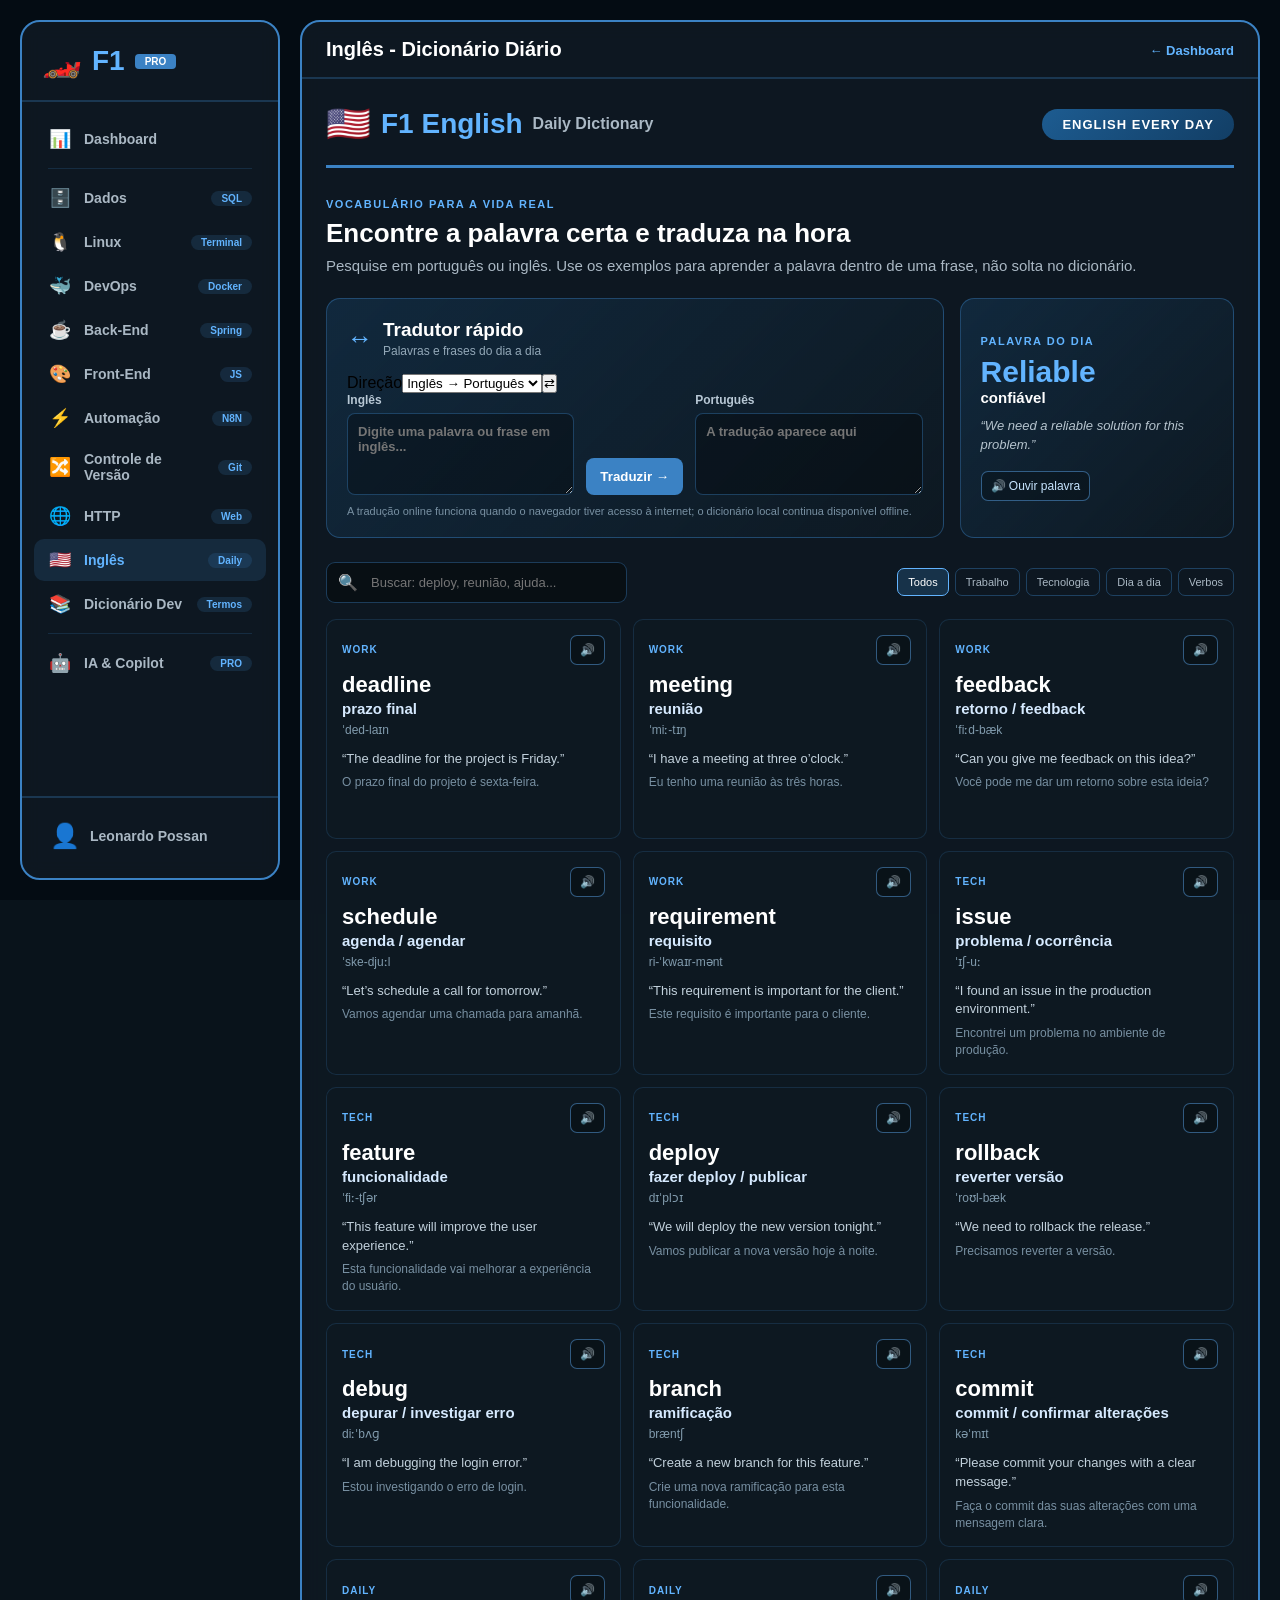
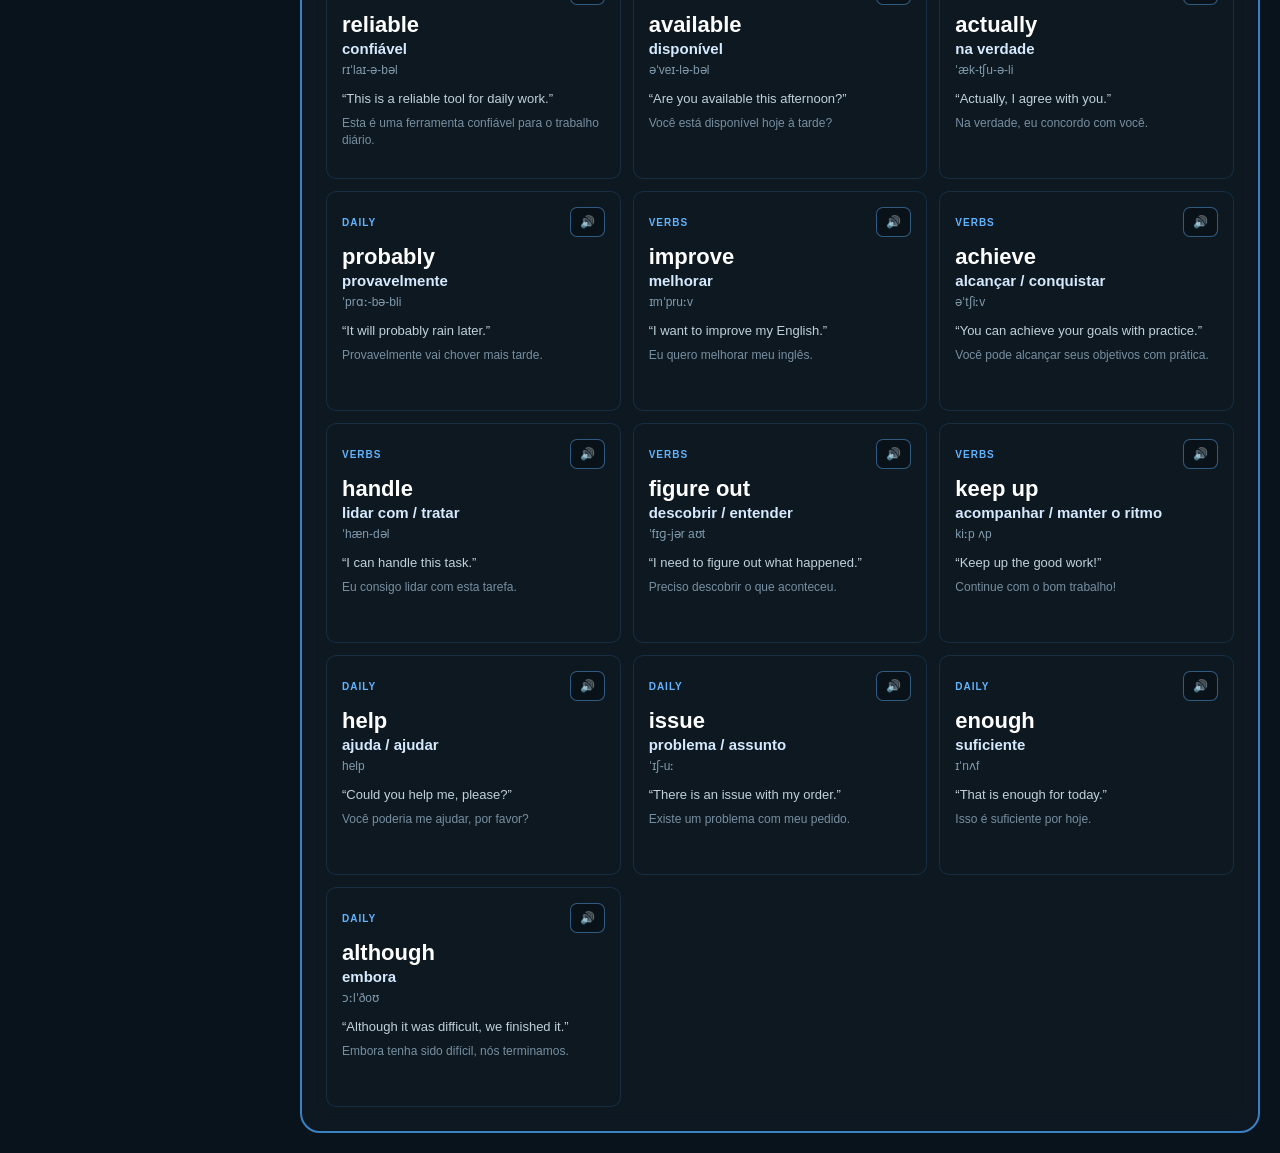
<file: pages/ingles.html>
<!DOCTYPE html>
<html lang="pt-BR">
<head>
    <meta charset="UTF-8">
    <meta name="viewport" content="width=device-width, initial-scale=1.0">
    <title>🇺🇸 F1 English - Dicionário</title>
    <link rel="stylesheet" href="../css/ingles.css">
</head>
<body>
    <div class="app-container">
        <aside class="sidebar">
            <div class="sidebar-header"><div class="logo"><span class="logo-icon">🏎️</span><span class="logo-text">F1</span><span class="logo-badge">PRO</span></div></div>
            <nav class="sidebar-nav">
                <ul class="nav-list">
                    <li class="nav-item"><a href="../index.html"><span class="nav-icon">📊</span><span class="nav-text">Dashboard</span></a></li>
                    <li class="nav-divider"></li>
                    <li class="nav-item"><a href="dados.html"><span class="nav-icon">🗄️</span><span class="nav-text">Dados</span><span class="nav-badge">SQL</span></a></li>
                    <li class="nav-item"><a href="linux.html"><span class="nav-icon">🐧</span><span class="nav-text">Linux</span><span class="nav-badge">Terminal</span></a></li>
                    <li class="nav-item"><a href="devops.html"><span class="nav-icon">🐳</span><span class="nav-text">DevOps</span><span class="nav-badge">Docker</span></a></li>
                    <li class="nav-item"><a href="backend.html"><span class="nav-icon">☕</span><span class="nav-text">Back-End</span><span class="nav-badge">Spring</span></a></li>
                    <li class="nav-item"><a href="frontend.html"><span class="nav-icon">🎨</span><span class="nav-text">Front-End</span><span class="nav-badge">JS</span></a></li>
                    <li class="nav-item"><a href="automacao.html"><span class="nav-icon">⚡</span><span class="nav-text">Automação</span><span class="nav-badge">N8N</span></a></li>
                    <li class="nav-item"><a href="controle-versao.html"><span class="nav-icon">🔀</span><span class="nav-text">Controle de Versão</span><span class="nav-badge">Git</span></a></li>
                    <li class="nav-item"><a href="http.html"><span class="nav-icon">🌐</span><span class="nav-text">HTTP</span><span class="nav-badge">Web</span></a></li>
                    <li class="nav-item active"><a href="ingles.html"><span class="nav-icon">🇺🇸</span><span class="nav-text">Inglês</span><span class="nav-badge">Daily</span></a></li>
                    <li class="nav-item"><a href="dicionario-dev.html"><span class="nav-icon">📚</span><span class="nav-text">Dicionário Dev</span><span class="nav-badge">Termos</span></a></li>
                    <li class="nav-divider"></li>
                    <li class="nav-item"><a href="ia.html"><span class="nav-icon">🤖</span><span class="nav-text">IA &amp; Copilot</span><span class="nav-badge">PRO</span></a></li>
                </ul>
            </nav>
            <div class="sidebar-footer"><div class="user-info"><span class="user-avatar">👤</span><span class="user-name">Leonardo Possan</span></div></div>
        </aside>

        <main class="main-content">
            <header class="top-bar"><div class="top-bar-left"><button class="menu-toggle" type="button" aria-label="Abrir menu">☰</button><h1>Inglês - Dicionário Diário</h1></div><div class="top-bar-right"><a class="quick-link" href="../index.html">← Dashboard</a></div></header>
            <div class="content-area">
                <div class="english-header"><div class="english-logo"><span class="english-emoji">🇺🇸</span><span class="english-title">F1 English</span><span class="english-subtitle">Daily Dictionary</span></div><div class="flag-badge">ENGLISH EVERY DAY</div></div>
                <section class="english-content">
                    <div class="hero-copy"><span class="section-kicker">VOCABULÁRIO PARA A VIDA REAL</span><h2>Encontre a palavra certa e traduza na hora</h2><p>Pesquise em português ou inglês. Use os exemplos para aprender a palavra dentro de uma frase, não solta no dicionário.</p></div>
                    <div class="language-tools">
                        <section class="translator-panel" aria-labelledby="translator-title">
                            <div class="panel-heading"><span class="panel-icon">↔</span><div><h2 id="translator-title">Tradutor rápido</h2><p>Palavras e frases do dia a dia</p></div></div>
                            <div class="translation-options"><label for="translationDirection">Direção</label><select id="translationDirection"><option value="en-pt">Inglês → Português</option><option value="pt-en">Português → Inglês</option></select><button id="swapTranslation" type="button" aria-label="Inverter direção da tradução" title="Inverter direção">⇄</button></div>
                            <div class="translate-fields"><label><span id="sourceLabel">Inglês</span><textarea id="translateInput" rows="4" placeholder="Digite uma palavra ou frase em inglês..."></textarea></label><button id="translateButton" type="button">Traduzir →</button><label><span id="resultLabel">Português</span><textarea id="translateOutput" rows="4" readonly placeholder="A tradução aparece aqui"></textarea></label></div>
                            <p id="translateHint" class="tool-hint">A tradução online funciona quando o navegador tiver acesso à internet; o dicionário local continua disponível offline.</p>
                        </section>
                        <section class="daily-panel" aria-labelledby="daily-title"><span class="daily-label">PALAVRA DO DIA</span><h2 id="daily-title">Reliable</h2><p class="daily-translation">confiável</p><p>“We need a reliable solution for this problem.”</p><button type="button" class="speak-button" data-speak="Reliable. Confiável.">🔊 Ouvir palavra</button></section>
                    </div>
                    <div class="dictionary-toolbar"><label class="dictionary-search"><span>🔍</span><input id="dictionarySearch" type="search" placeholder="Buscar: deploy, reunião, ajuda..." autocomplete="off"></label><div class="category-filters"><button type="button" class="category-button active" data-category="all">Todos</button><button type="button" class="category-button" data-category="work">Trabalho</button><button type="button" class="category-button" data-category="tech">Tecnologia</button><button type="button" class="category-button" data-category="daily">Dia a dia</button><button type="button" class="category-button" data-category="verbs">Verbos</button></div></div>
                    <div id="wordResults" class="word-grid"></div><p id="wordEmpty" class="word-empty" hidden>Nenhuma palavra encontrada. Tente buscar em português ou inglês.</p>
                </section>
            </div>
        </main>
    </div>
    <script>
        const words = [
            ['deadline', 'prazo final', 'ˈded-laɪn', 'work', 'The deadline for the project is Friday.', 'O prazo final do projeto é sexta-feira.'],
            ['meeting', 'reunião', 'ˈmiː-tɪŋ', 'work', 'I have a meeting at three o’clock.', 'Eu tenho uma reunião às três horas.'],
            ['feedback', 'retorno / feedback', 'ˈfiːd-bæk', 'work', 'Can you give me feedback on this idea?', 'Você pode me dar um retorno sobre esta ideia?'],
            ['schedule', 'agenda / agendar', 'ˈske-djuːl', 'work', 'Let’s schedule a call for tomorrow.', 'Vamos agendar uma chamada para amanhã.'],
            ['requirement', 'requisito', 'ri-ˈkwaɪr-mənt', 'work', 'This requirement is important for the client.', 'Este requisito é importante para o cliente.'],
            ['issue', 'problema / ocorrência', 'ˈɪʃ-uː', 'tech', 'I found an issue in the production environment.', 'Encontrei um problema no ambiente de produção.'],
            ['feature', 'funcionalidade', 'ˈfiː-tʃər', 'tech', 'This feature will improve the user experience.', 'Esta funcionalidade vai melhorar a experiência do usuário.'],
            ['deploy', 'fazer deploy / publicar', 'dɪˈplɔɪ', 'tech', 'We will deploy the new version tonight.', 'Vamos publicar a nova versão hoje à noite.'],
            ['rollback', 'reverter versão', 'ˈroʊl-bæk', 'tech', 'We need to rollback the release.', 'Precisamos reverter a versão.'],
            ['debug', 'depurar / investigar erro', 'diːˈbʌɡ', 'tech', 'I am debugging the login error.', 'Estou investigando o erro de login.'],
            ['branch', 'ramificação', 'bræntʃ', 'tech', 'Create a new branch for this feature.', 'Crie uma nova ramificação para esta funcionalidade.'],
            ['commit', 'commit / confirmar alterações', 'kəˈmɪt', 'tech', 'Please commit your changes with a clear message.', 'Faça o commit das suas alterações com uma mensagem clara.'],
            ['reliable', 'confiável', 'rɪˈlaɪ-ə-bəl', 'daily', 'This is a reliable tool for daily work.', 'Esta é uma ferramenta confiável para o trabalho diário.'],
            ['available', 'disponível', 'əˈveɪ-lə-bəl', 'daily', 'Are you available this afternoon?', 'Você está disponível hoje à tarde?'],
            ['actually', 'na verdade', 'ˈæk-tʃu-ə-li', 'daily', 'Actually, I agree with you.', 'Na verdade, eu concordo com você.'],
            ['probably', 'provavelmente', 'ˈprɑː-bə-bli', 'daily', 'It will probably rain later.', 'Provavelmente vai chover mais tarde.'],
            ['improve', 'melhorar', 'ɪmˈpruːv', 'verbs', 'I want to improve my English.', 'Eu quero melhorar meu inglês.'],
            ['achieve', 'alcançar / conquistar', 'əˈtʃiːv', 'verbs', 'You can achieve your goals with practice.', 'Você pode alcançar seus objetivos com prática.'],
            ['handle', 'lidar com / tratar', 'ˈhæn-dəl', 'verbs', 'I can handle this task.', 'Eu consigo lidar com esta tarefa.'],
            ['figure out', 'descobrir / entender', 'ˈfɪɡ-jər aʊt', 'verbs', 'I need to figure out what happened.', 'Preciso descobrir o que aconteceu.'],
            ['keep up', 'acompanhar / manter o ritmo', 'kiːp ʌp', 'verbs', 'Keep up the good work!', 'Continue com o bom trabalho!'],
            ['help', 'ajuda / ajudar', 'help', 'daily', 'Could you help me, please?', 'Você poderia me ajudar, por favor?'],
            ['issue', 'problema / assunto', 'ˈɪʃ-uː', 'daily', 'There is an issue with my order.', 'Existe um problema com meu pedido.'],
            ['enough', 'suficiente', 'ɪˈnʌf', 'daily', 'That is enough for today.', 'Isso é suficiente por hoje.'],
            ['although', 'embora', 'ɔːlˈðoʊ', 'daily', 'Although it was difficult, we finished it.', 'Embora tenha sido difícil, nós terminamos.']
        ];
        const phrases = {'bom trabalho': 'good job', 'preciso de ajuda': 'i need help', 'como você está': 'how are you', 'até logo': 'see you later', 'bom dia': 'good morning', 'boa noite': 'good night', 'não entendi': "i didn't understand", 'pode repetir': 'could you repeat that', 'qual é o prazo': 'what is the deadline', 'vamos começar': "let's get started", 'obrigado pela ajuda': 'thanks for your help', 'estou aprendendo': 'i am learning'};
        const wordResults = document.querySelector('#wordResults');
        const wordEmpty = document.querySelector('#wordEmpty');
        const dictionarySearch = document.querySelector('#dictionarySearch');
        const translateInput = document.querySelector('#translateInput');
        const translateOutput = document.querySelector('#translateOutput');
        const translateHint = document.querySelector('#translateHint');
        const translationDirection = document.querySelector('#translationDirection');
        const sourceLabel = document.querySelector('#sourceLabel');
        const resultLabel = document.querySelector('#resultLabel');
        let translationRequest = 0;
        let selectedCategory = 'all';
        const speechSupported = 'speechSynthesis' in window && 'SpeechSynthesisUtterance' in window;
        let speechVoices = [];
        const loadSpeechVoices = () => { speechVoices = window.speechSynthesis.getVoices(); };
        if (speechSupported) { loadSpeechVoices(); window.speechSynthesis.addEventListener('voiceschanged', loadSpeechVoices); }
        const normalize = (value) => value.toLowerCase().normalize('NFD').replace(/[\u0300-\u036f]/g, '').trim();
        const renderWords = () => {
            const query = normalize(dictionarySearch.value);
            wordResults.replaceChildren();
            const filtered = words.filter(([english, portuguese, , category, sentence, translation]) => (selectedCategory === 'all' || category === selectedCategory) && normalize(`${english} ${portuguese} ${sentence} ${translation}`).includes(query));
            filtered.forEach(([english, portuguese, pronunciation, category, sentence, translation]) => {
                const card = document.createElement('article'); card.className = 'word-card';
                card.innerHTML = `<div class="word-card-top"><span class="word-category">${category}</span><button type="button" class="speak-button" data-speak="${english}">🔊</button></div><h3>${english}</h3><div class="word-translation">${portuguese}</div><div class="pronunciation">${pronunciation}</div><p class="example">“${sentence}”</p><p class="example-translation">${translation}</p>`;
                card.querySelector('.speak-button').addEventListener('click', () => speak(english)); wordResults.append(card);
            });
            wordEmpty.hidden = filtered.length > 0;
        };
        const speak = (text) => {
            if (!speechSupported) { window.alert('Seu navegador não oferece leitura de voz. Tente abrir esta página no Chrome ou Edge.'); return; }
            loadSpeechVoices();
            if (!speechVoices.length) { window.alert('Nenhuma voz está instalada no navegador. Instale uma voz em inglês nas configurações de fala do sistema e tente novamente.'); return; }
            window.speechSynthesis.cancel();
            const utterance = new SpeechSynthesisUtterance(text);
            const englishVoice = speechVoices.find((voice) => voice.lang.toLowerCase().startsWith('en-'));
            utterance.voice = englishVoice || null;
            utterance.lang = englishVoice ? englishVoice.lang : 'en-US';
            utterance.rate = 0.85;
            utterance.onerror = () => window.alert('Não foi possível reproduzir a pronúncia. Verifique o volume e as vozes instaladas no navegador.');
            window.speechSynthesis.speak(utterance);
        };
        const updateTranslationLabels = () => { const englishToPortuguese = translationDirection.value === 'en-pt'; sourceLabel.textContent = englishToPortuguese ? 'Inglês' : 'Português'; resultLabel.textContent = englishToPortuguese ? 'Português' : 'Inglês'; translateInput.placeholder = englishToPortuguese ? 'Digite uma palavra ou frase em inglês...' : 'Digite uma palavra ou frase em português...'; };
        const localTranslation = (query, direction) => {
            if (direction === 'pt-en') {
                const phrase = Object.entries(phrases).find(([, translation]) => normalize(translation) === query);
                if (phrase) return phrase[0];
            } else if (phrases[query]) return phrases[query];
            const exact = words.find(([english, portuguese]) => direction === 'en-pt' ? normalize(english) === query : normalize(portuguese) === query);
            if (exact) return direction === 'en-pt' ? exact[1] : exact[0];
            const pieces = query.split(/\s+/).map((piece) => { const match = words.find(([english, portuguese]) => direction === 'en-pt' ? normalize(english) === piece : normalize(portuguese) === piece); return match ? (direction === 'en-pt' ? match[1] : match[0]) : piece; });
            return pieces.some((piece, index) => piece !== query.split(/\s+/)[index]) ? pieces.join(' ') : '';
        };
        const translate = async () => {
            const original = translateInput.value.trim(); const query = normalize(original); const direction = translationDirection.value;
            if (!query) { translateOutput.value = ''; translateHint.textContent = 'Digite uma palavra ou frase para traduzir.'; return; }
            const requestId = ++translationRequest; translateHint.textContent = 'Traduzindo...';
            try {
                const response = await fetch(`https://api.mymemory.translated.net/get?q=${encodeURIComponent(original)}&langpair=${direction === 'en-pt' ? 'en|pt-BR' : 'pt-BR|en'}`);
                if (!response.ok) throw new Error('translation request failed');
                const data = await response.json();
                if (requestId !== translationRequest) return;
                const result = data.responseData && data.responseData.translatedText;
                if (!result) throw new Error('empty translation');
                translateOutput.value = result; translateHint.textContent = 'Traduzido online. Revise expressões técnicas e contexto antes de usar.';
            } catch (error) {
                const fallback = localTranslation(query, direction); translateOutput.value = fallback || original;
                translateHint.textContent = fallback ? 'A internet não respondeu; usei o dicionário local.' : 'Não consegui traduzir offline. Tente novamente com internet.';
            }
        };
        document.querySelectorAll('[data-category]').forEach((button) => button.addEventListener('click', () => { selectedCategory = button.dataset.category; document.querySelectorAll('[data-category]').forEach((item) => item.classList.toggle('active', item === button)); renderWords(); }));
        dictionarySearch.addEventListener('input', renderWords); document.querySelector('#translateButton').addEventListener('click', translate); translationDirection.addEventListener('change', updateTranslationLabels); document.querySelector('#swapTranslation').addEventListener('click', () => { translationDirection.value = translationDirection.value === 'en-pt' ? 'pt-en' : 'en-pt'; const previousResult = translateOutput.value; translateInput.value = previousResult; translateOutput.value = ''; updateTranslationLabels(); }); translateInput.addEventListener('keydown', (event) => { if ((event.ctrlKey || event.metaKey) && event.key === 'Enter') translate(); }); document.querySelectorAll('[data-speak]').forEach((button) => button.addEventListener('click', () => speak(button.dataset.speak))); document.querySelector('.menu-toggle').addEventListener('click', () => document.querySelector('.sidebar-nav').classList.toggle('open')); updateTranslationLabels(); renderWords();
    </script>
</body>
</html>
</file>
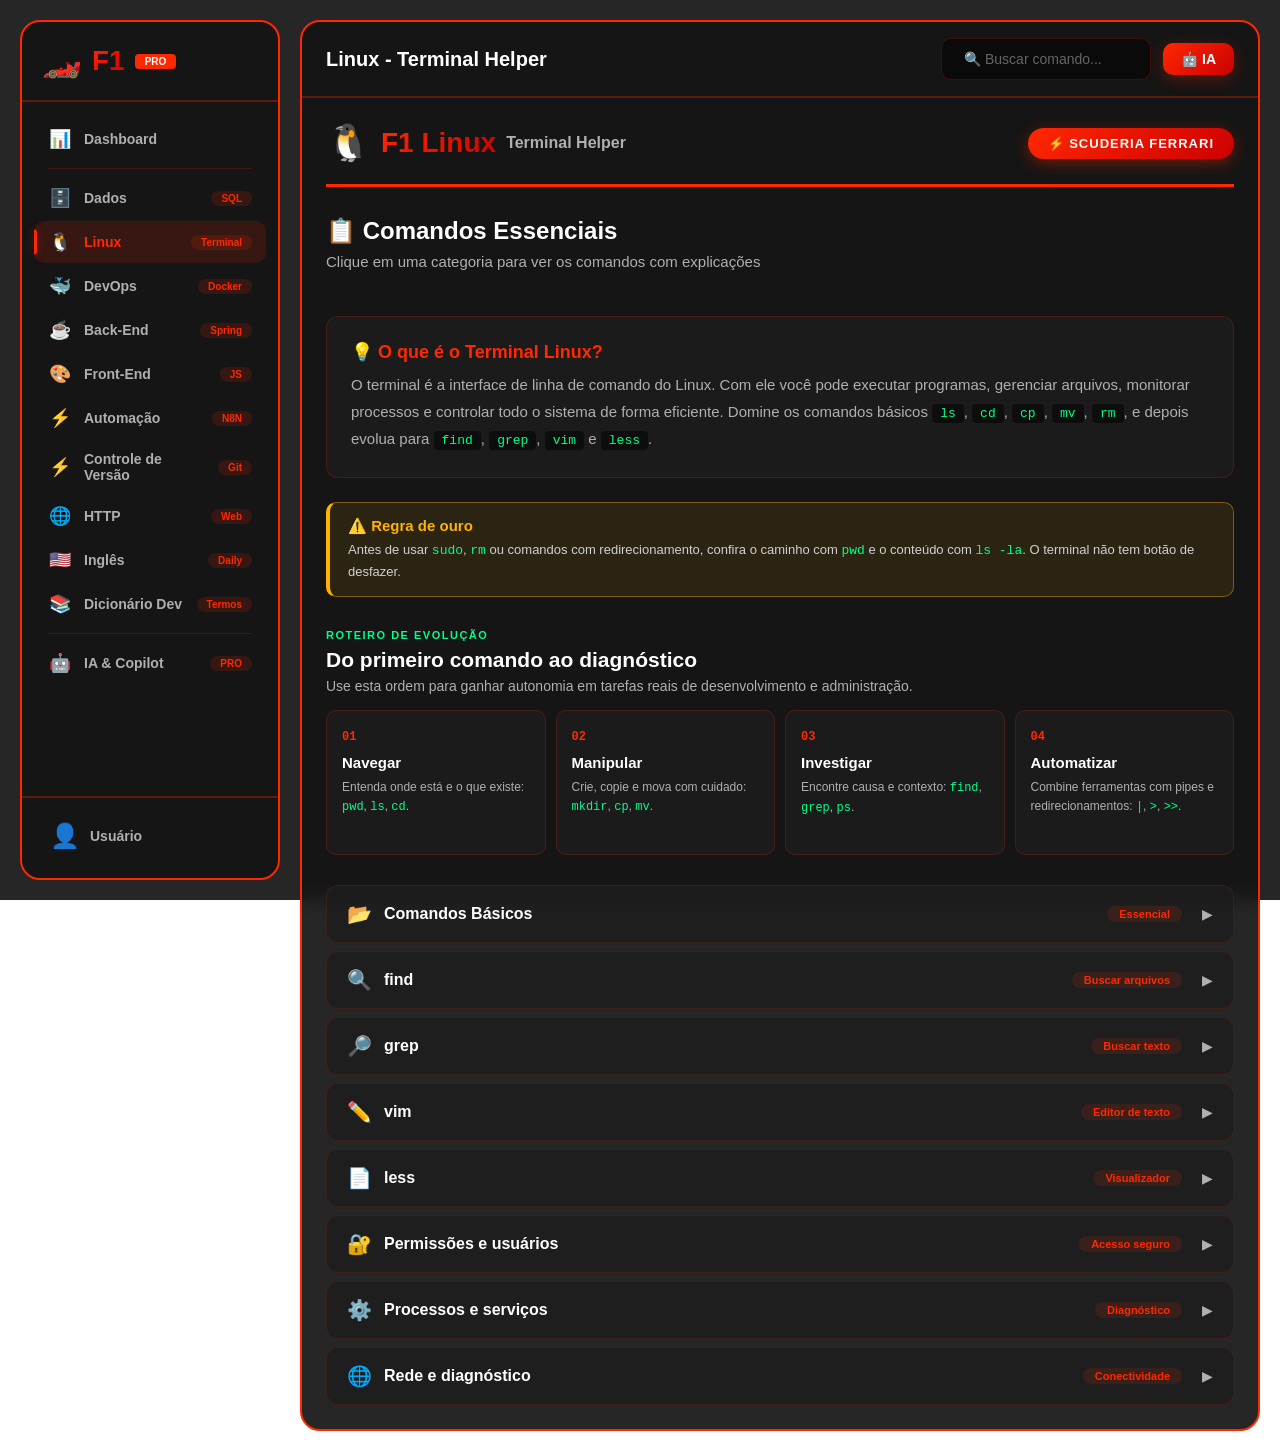
<file: pages/linux.html>
<!DOCTYPE html>
<html lang="pt-BR">
<head>
    <meta charset="UTF-8">
    <meta name="viewport" content="width=device-width, initial-scale=1.0">
    <title>🐧 F1 Linux Helper</title>
    <link rel="stylesheet" href="../css/linux.css">
</head>
<body>
    <div class="app-container">
        <!-- ============================================
             MENU LATERAL
        ============================================ -->
        <aside class="sidebar">
            <div class="sidebar-header">
                <div class="logo">
                    <span class="logo-icon">🏎️</span>
                    <span class="logo-text">F1</span>
                    <span class="logo-badge">PRO</span>
                </div>
            </div>

            <nav class="sidebar-nav">
                <ul class="nav-list">
                    <li class="nav-item">
                        <a href="../index.html">
                            <span class="nav-icon">📊</span>
                            <span class="nav-text">Dashboard</span>
                        </a>
                    </li>
                    <li class="nav-divider"></li>
                    <li class="nav-item">
                        <a href="dados.html">
                            <span class="nav-icon">🗄️</span>
                            <span class="nav-text">Dados</span>
                            <span class="nav-badge">SQL</span>
                        </a>
                    </li>
                    <li class="nav-item active">
                        <a href="linux.html">
                            <span class="nav-icon">🐧</span>
                            <span class="nav-text">Linux</span>
                            <span class="nav-badge">Terminal</span>
                        </a>
                    </li>
                    <li class="nav-item">
                        <a href="devops.html">
                            <span class="nav-icon">🐳</span>
                            <span class="nav-text">DevOps</span>
                            <span class="nav-badge">Docker</span>
                        </a>
                    </li>
                    <li class="nav-item">
                        <a href="backend.html">
                            <span class="nav-icon">☕</span>
                            <span class="nav-text">Back-End</span>
                            <span class="nav-badge">Spring</span>
                        </a>
                    </li>
                    <li class="nav-item">
                        <a href="frontend.html">
                            <span class="nav-icon">🎨</span>
                            <span class="nav-text">Front-End</span>
                            <span class="nav-badge">JS</span>
                        </a>
                    </li>
                    <li class="nav-item">
                        <a href="automacao.html">
                            <span class="nav-icon">⚡</span>
                            <span class="nav-text">Automação</span>
                            <span class="nav-badge">N8N</span>
                        </a>
                    </li>
                     <li class="nav-item">
                        <a href="controle-versao.html">
                            <span class="nav-icon">⚡</span>
                            <span class="nav-text">Controle de Versão</span>
                            <span class="nav-badge">Git</span>
                        </a>
                    </li>
                    <li class="nav-item">
                        <a href="http.html">
                            <span class="nav-icon">🌐</span>
                            <span class="nav-text">HTTP</span>
                            <span class="nav-badge">Web</span>
                        </a>
                    </li>
                    <li class="nav-item">
                        <a href="ingles.html">
                            <span class="nav-icon">🇺🇸</span>
                            <span class="nav-text">Inglês</span>
                            <span class="nav-badge">Daily</span>
                        </a>
                    </li>
                    <li class="nav-item"><a href="dicionario-dev.html"><span class="nav-icon">📚</span><span class="nav-text">Dicionário Dev</span><span class="nav-badge">Termos</span></a></li>
                    <li class="nav-divider"></li>
                    <li class="nav-item">
                        <a href="ia.html">
                            <span class="nav-icon">🤖</span>
                            <span class="nav-text">IA &amp; Copilot</span>
                            <span class="nav-badge">PRO</span>
                        </a>
                    </li>
                </ul>
            </nav>

            <div class="sidebar-footer">
                <div class="user-info">
                    <span class="user-avatar">👤</span>
                    <span class="user-name">Usuário</span>
                </div>
            </div>
        </aside>

        <!-- ============================================
             CONTEÚDO PRINCIPAL
        ============================================ -->
        <main class="main-content">
            <header class="top-bar">
                <div class="top-bar-left">
                    <button class="menu-toggle">☰</button>
                    <h1>Linux - Terminal Helper</h1>
                </div>
                <div class="top-bar-right">
                    <div class="search-box">
                        <input type="text" id="searchInput" placeholder="🔍 Buscar comando...">
                    </div>
                    <button class="btn-ai">🤖 IA</button>
                </div>
            </header>

            <div class="content-area">
                <!-- Header Ferrari -->
                <div class="linux-header">
                    <div class="linux-logo">
                        <span class="linux-emoji">🐧</span>
                        <span class="linux-title">F1 Linux</span>
                        <span class="linux-subtitle">Terminal Helper</span>
                    </div>
                    <div class="ferrari-badge">⚡ SCUDERIA FERRARI</div>
                </div>

                <!-- Conteúdo -->
                <div class="linux-content">
                    <h2>📋 Comandos Essenciais</h2>
                    <p class="subtitle">Clique em uma categoria para ver os comandos com explicações</p>
                    <div class="search-status" id="searchStatus" aria-live="polite"></div>

                    <!-- ==========================================
                         INTRODUÇÃO
                    ========================================== -->
                    <div class="info-card">
                        <div class="info-title">💡 O que é o Terminal Linux?</div>
                        <div class="info-text">
                            O terminal é a interface de linha de comando do Linux. Com ele você pode executar programas,
                            gerenciar arquivos, monitorar processos e controlar todo o sistema de forma eficiente.
                            Domine os comandos básicos <code>ls</code>, <code>cd</code>, <code>cp</code>, <code>mv</code>, <code>rm</code>,
                            e depois evolua para <code>find</code>, <code>grep</code>, <code>vim</code> e <code>less</code>.
                        </div>
                    </div>

                    <div class="linux-alert">
                        <div class="linux-alert-title">⚠️ Regra de ouro</div>
                        <p>Antes de usar <code>sudo</code>, <code>rm</code> ou comandos com redirecionamento, confira o caminho com <code>pwd</code> e o conteúdo com <code>ls -la</code>. O terminal não tem botão de desfazer.</p>
                    </div>

                    <section class="linux-learning-path" aria-labelledby="learningPathTitle">
                        <div class="section-heading">
                            <span class="section-kicker">ROTEIRO DE EVOLUÇÃO</span>
                            <h2 id="learningPathTitle">Do primeiro comando ao diagnóstico</h2>
                            <p>Use esta ordem para ganhar autonomia em tarefas reais de desenvolvimento e administração.</p>
                        </div>
                        <div class="learning-grid">
                            <article class="learning-card"><span>01</span><strong>Navegar</strong><p>Entenda onde está e o que existe: <code>pwd</code>, <code>ls</code>, <code>cd</code>.</p></article>
                            <article class="learning-card"><span>02</span><strong>Manipular</strong><p>Crie, copie e mova com cuidado: <code>mkdir</code>, <code>cp</code>, <code>mv</code>.</p></article>
                            <article class="learning-card"><span>03</span><strong>Investigar</strong><p>Encontre causa e contexto: <code>find</code>, <code>grep</code>, <code>ps</code>.</p></article>
                            <article class="learning-card"><span>04</span><strong>Automatizar</strong><p>Combine ferramentas com pipes e redirecionamentos: <code>|</code>, <code>></code>, <code>>></code>.</p></article>
                        </div>
                    </section>

                    <!-- ==========================================
                         ACORDEON DE COMANDOS
                    ========================================== -->
                    <div class="accordion" id="commandsAccordion">
                        <!-- ==========================================
                             COMANDOS BÁSICOS
                        ========================================== -->
                        <div class="accordion-item">
                            <div class="accordion-header" data-target="basico">
                                <span class="accordion-icon">📂</span>
                                <span class="accordion-title">Comandos Básicos</span>
                                <span class="accordion-badge">Essencial</span>
                                <span class="accordion-arrow">▶</span>
                            </div>
                            <div class="accordion-body" id="basico">
                                <!-- ls -->
                                <div class="cmd-item">
                                    <div class="cmd-left">
                                        <span class="cmd-text">ls</span>
                                        <span class="cmd-desc">Lista arquivos e diretórios do diretório atual</span>
                                    </div>
                                    <button class="btn-copy-cmd">📋 Copiar</button>
                                </div>
                                <div class="cmd-item">
                                    <div class="cmd-left">
                                        <span class="cmd-text">ls -l</span>
                                        <span class="cmd-desc">Lista com detalhes (permissões, dono, tamanho, data)</span>
                                    </div>
                                    <button class="btn-copy-cmd">📋 Copiar</button>
                                </div>
                                <div class="cmd-item">
                                    <div class="cmd-left">
                                        <span class="cmd-text">ls -a</span>
                                        <span class="cmd-desc">Lista TODOS os arquivos, incluindo ocultos (que começam com .)</span>
                                    </div>
                                    <button class="btn-copy-cmd">📋 Copiar</button>
                                </div>
                                <div class="cmd-item">
                                    <div class="cmd-left">
                                        <span class="cmd-text">ls -la</span>
                                        <span class="cmd-desc">Lista TODOS os arquivos com detalhes (mais usado do dia a dia)</span>
                                    </div>
                                    <button class="btn-copy-cmd">📋 Copiar</button>
                                </div>
                                <div class="cmd-item">
                                    <div class="cmd-left">
                                        <span class="cmd-text">ls -lh</span>
                                        <span class="cmd-desc">Lista com tamanhos legíveis (KB, MB, GB)</span>
                                    </div>
                                    <button class="btn-copy-cmd">📋 Copiar</button>
                                </div>
                                <div class="cmd-item">
                                    <div class="cmd-left">
                                        <span class="cmd-text">ls -lt</span>
                                        <span class="cmd-desc">Lista ordenado por data de modificação (mais recentes primeiro)</span>
                                    </div>
                                    <button class="btn-copy-cmd">📋 Copiar</button>
                                </div>
                                <div class="cmd-item">
                                    <div class="cmd-left">
                                        <span class="cmd-text">ls -ltr</span>
                                        <span class="cmd-desc">Lista ordenado por data (mais antigos primeiro)</span>
                                    </div>
                                    <button class="btn-copy-cmd">📋 Copiar</button>
                                </div>

                                <!-- cd -->
                                <div class="cmd-item">
                                    <div class="cmd-left">
                                        <span class="cmd-text">cd</span>
                                        <span class="cmd-desc">Volta para o diretório home do usuário</span>
                                    </div>
                                    <button class="btn-copy-cmd">📋 Copiar</button>
                                </div>
                                <div class="cmd-item">
                                    <div class="cmd-left">
                                        <span class="cmd-text">cd /caminho</span>
                                        <span class="cmd-desc">Vai para um diretório específico (caminho absoluto)</span>
                                    </div>
                                    <button class="btn-copy-cmd">📋 Copiar</button>
                                </div>
                                <div class="cmd-item">
                                    <div class="cmd-left">
                                        <span class="cmd-text">cd ..</span>
                                        <span class="cmd-desc">Sobe um nível (volta para o diretório pai)</span>
                                    </div>
                                    <button class="btn-copy-cmd">📋 Copiar</button>
                                </div>
                                <div class="cmd-item">
                                    <div class="cmd-left">
                                        <span class="cmd-text">cd -</span>
                                        <span class="cmd-desc">Volta para o diretório anterior (último onde estava)</span>
                                    </div>
                                    <button class="btn-copy-cmd">📋 Copiar</button>
                                </div>
                                <div class="cmd-item">
                                    <div class="cmd-left">
                                        <span class="cmd-text">cd ~</span>
                                        <span class="cmd-desc">Vai para o diretório home do usuário</span>
                                    </div>
                                    <button class="btn-copy-cmd">📋 Copiar</button>
                                </div>
                                <div class="cmd-item">
                                    <div class="cmd-left">
                                        <span class="cmd-text">cd ../..</span>
                                        <span class="cmd-desc">Sobe dois níveis de uma vez</span>
                                    </div>
                                    <button class="btn-copy-cmd">📋 Copiar</button>
                                </div>

                                <!-- pwd -->
                                <div class="cmd-item">
                                    <div class="cmd-left">
                                        <span class="cmd-text">pwd</span>
                                        <span class="cmd-desc">Mostra o caminho completo do diretório atual</span>
                                    </div>
                                    <button class="btn-copy-cmd">📋 Copiar</button>
                                </div>

                                <!-- cp -->
                                <div class="cmd-item">
                                    <div class="cmd-left">
                                        <span class="cmd-text">cp origem destino</span>
                                        <span class="cmd-desc">Copia arquivo ou diretório</span>
                                    </div>
                                    <button class="btn-copy-cmd">📋 Copiar</button>
                                </div>
                                <div class="cmd-item">
                                    <div class="cmd-left">
                                        <span class="cmd-text">cp -r origem destino</span>
                                        <span class="cmd-desc">Copia diretório recursivamente (com todo o conteúdo)</span>
                                    </div>
                                    <button class="btn-copy-cmd">📋 Copiar</button>
                                </div>
                                <div class="cmd-item">
                                    <div class="cmd-left">
                                        <span class="cmd-text">cp -i origem destino</span>
                                        <span class="cmd-desc">Copia perguntando antes de sobrescrever (seguro)</span>
                                    </div>
                                    <button class="btn-copy-cmd">📋 Copiar</button>
                                </div>
                                <div class="cmd-item">
                                    <div class="cmd-left">
                                        <span class="cmd-text">cp -v origem destino</span>
                                        <span class="cmd-desc">Copia mostrando o progresso (verbose)</span>
                                    </div>
                                    <button class="btn-copy-cmd">📋 Copiar</button>
                                </div>
                                <div class="cmd-item">
                                    <div class="cmd-left">
                                        <span class="cmd-text">cp -u origem destino</span>
                                        <span class="cmd-desc">Copia apenas se origem for mais novo que destino</span>
                                    </div>
                                    <button class="btn-copy-cmd">📋 Copiar</button>
                                </div>

                                <!-- mv -->
                                <div class="cmd-item">
                                    <div class="cmd-left">
                                        <span class="cmd-text">mv origem destino</span>
                                        <span class="cmd-desc">Move ou renomeia arquivo/diretório</span>
                                    </div>
                                    <button class="btn-copy-cmd">📋 Copiar</button>
                                </div>
                                <div class="cmd-item">
                                    <div class="cmd-left">
                                        <span class="cmd-text">mv -i origem destino</span>
                                        <span class="cmd-desc">Move perguntando antes de sobrescrever</span>
                                    </div>
                                    <button class="btn-copy-cmd">📋 Copiar</button>
                                </div>
                                <div class="cmd-item">
                                    <div class="cmd-left">
                                        <span class="cmd-text">mv -v origem destino</span>
                                        <span class="cmd-desc">Move mostrando o que está fazendo</span>
                                    </div>
                                    <button class="btn-copy-cmd">📋 Copiar</button>
                                </div>
                                <div class="cmd-item">
                                    <div class="cmd-left">
                                        <span class="cmd-text">mv arquivo.txt pasta/</span>
                                        <span class="cmd-desc">Move arquivo para uma pasta</span>
                                    </div>
                                    <button class="btn-copy-cmd">📋 Copiar</button>
                                </div>
                                <div class="cmd-item">
                                    <div class="cmd-left">
                                        <span class="cmd-text">mv antigo.txt novo.txt</span>
                                        <span class="cmd-desc">Renomeia arquivo</span>
                                    </div>
                                    <button class="btn-copy-cmd">📋 Copiar</button>
                                </div>

                                <!-- rm -->
                                <div class="cmd-item">
                                    <div class="cmd-left">
                                        <span class="cmd-text">rm arquivo</span>
                                        <span class="cmd-desc">Remove arquivo (cuidado: não vai para lixeira!)</span>
                                    </div>
                                    <button class="btn-copy-cmd">📋 Copiar</button>
                                </div>
                                <div class="cmd-item">
                                    <div class="cmd-left">
                                        <span class="cmd-text">rm -i arquivo</span>
                                        <span class="cmd-desc">Remove perguntando antes (mais seguro)</span>
                                    </div>
                                    <button class="btn-copy-cmd">📋 Copiar</button>
                                </div>
                                <div class="cmd-item">
                                    <div class="cmd-left">
                                        <span class="cmd-text">rm -r pasta</span>
                                        <span class="cmd-desc">Remove diretório recursivamente (com todo o conteúdo)</span>
                                    </div>
                                    <button class="btn-copy-cmd">📋 Copiar</button>
                                </div>
                                <div class="cmd-item">
                                    <div class="cmd-left">
                                        <span class="cmd-text">rm -rf pasta</span>
                                        <span class="cmd-desc cmd-danger">⚠️ Remove forçadamente sem perguntar. Confira o caminho antes.</span>
                                    </div>
                                    <button class="btn-copy-cmd">📋 Copiar</button>
                                </div>

                                <!-- mkdir -->
                                <div class="cmd-item">
                                    <div class="cmd-left">
                                        <span class="cmd-text">mkdir nome_pasta</span>
                                        <span class="cmd-desc">Cria um novo diretório</span>
                                    </div>
                                    <button class="btn-copy-cmd">📋 Copiar</button>
                                </div>
                                <div class="cmd-item">
                                    <div class="cmd-left">
                                        <span class="cmd-text">mkdir -p pasta/subpasta</span>
                                        <span class="cmd-desc">Cria diretórios aninhados (pai e filho) de uma vez</span>
                                    </div>
                                    <button class="btn-copy-cmd">📋 Copiar</button>
                                </div>

                                <!-- rmdir -->
                                <div class="cmd-item">
                                    <div class="cmd-left">
                                        <span class="cmd-text">rmdir nome_pasta</span>
                                        <span class="cmd-desc">Remove diretório VAZIO</span>
                                    </div>
                                    <button class="btn-copy-cmd">📋 Copiar</button>
                                </div>

                                <!-- touch -->
                                <div class="cmd-item">
                                    <div class="cmd-left">
                                        <span class="cmd-text">touch arquivo.txt</span>
                                        <span class="cmd-desc">Cria um arquivo vazio ou atualiza a data de modificação</span>
                                    </div>
                                    <button class="btn-copy-cmd">📋 Copiar</button>
                                </div>

                                <!-- cat -->
                                <div class="cmd-item">
                                    <div class="cmd-left">
                                        <span class="cmd-text">cat arquivo.txt</span>
                                        <span class="cmd-desc">Exibe o conteúdo do arquivo na tela</span>
                                    </div>
                                    <button class="btn-copy-cmd">📋 Copiar</button>
                                </div>
                                <div class="cmd-item">
                                    <div class="cmd-left">
                                        <span class="cmd-text">cat -n arquivo.txt</span>
                                        <span class="cmd-desc">Exibe com números de linha</span>
                                    </div>
                                    <button class="btn-copy-cmd">📋 Copiar</button>
                                </div>
                            </div>
                        </div>

                        <!-- ==========================================
                             FIND
                        ========================================== -->
                        <div class="accordion-item">
                            <div class="accordion-header" data-target="find">
                                <span class="accordion-icon">🔍</span>
                                <span class="accordion-title">find</span>
                                <span class="accordion-badge">Buscar arquivos</span>
                                <span class="accordion-arrow">▶</span>
                            </div>
                            <div class="accordion-body" id="find">
                                <div class="cmd-item">
                                    <div class="cmd-left">
                                        <span class="cmd-text">find . -name "*.txt"</span>
                                        <span class="cmd-desc">Busca arquivos .txt no diretório atual</span>
                                    </div>
                                    <button class="btn-copy-cmd">📋 Copiar</button>
                                </div>
                                <div class="cmd-item">
                                    <div class="cmd-left">
                                        <span class="cmd-text">find /home -type f -name "*.pdf"</span>
                                        <span class="cmd-desc">Busca arquivos PDF em /home</span>
                                    </div>
                                    <button class="btn-copy-cmd">📋 Copiar</button>
                                </div>
                                <div class="cmd-item">
                                    <div class="cmd-left">
                                        <span class="cmd-text">find . -type d -name "backup"</span>
                                        <span class="cmd-desc">Busca diretórios chamados "backup"</span>
                                    </div>
                                    <button class="btn-copy-cmd">📋 Copiar</button>
                                </div>
                                <div class="cmd-item">
                                    <div class="cmd-left">
                                        <span class="cmd-text">find . -size +100M</span>
                                        <span class="cmd-desc">Busca arquivos maiores que 100MB</span>
                                    </div>
                                    <button class="btn-copy-cmd">📋 Copiar</button>
                                </div>
                                <div class="cmd-item">
                                    <div class="cmd-left">
                                        <span class="cmd-text">find . -mtime -7</span>
                                        <span class="cmd-desc">Arquivos modificados nos últimos 7 dias</span>
                                    </div>
                                    <button class="btn-copy-cmd">📋 Copiar</button>
                                </div>
                                <div class="cmd-item">
                                    <div class="cmd-left">
                                        <span class="cmd-text">find . -name "*.log" -exec rm {} \;</span>
                                        <span class="cmd-desc cmd-danger">⚠️ Remove automaticamente os .log encontrados. Teste sem o -exec antes.</span>
                                    </div>
                                    <button class="btn-copy-cmd">📋 Copiar</button>
                                </div>
                                <div class="cmd-item">
                                    <div class="cmd-left">
                                        <span class="cmd-text">find . -empty</span>
                                        <span class="cmd-desc">Busca arquivos e diretórios vazios</span>
                                    </div>
                                    <button class="btn-copy-cmd">📋 Copiar</button>
                                </div>
                            </div>
                        </div>

                        <!-- ==========================================
                             GREP
                        ========================================== -->
                        <div class="accordion-item">
                            <div class="accordion-header" data-target="grep">
                                <span class="accordion-icon">🔎</span>
                                <span class="accordion-title">grep</span>
                                <span class="accordion-badge">Buscar texto</span>
                                <span class="accordion-arrow">▶</span>
                            </div>
                            <div class="accordion-body" id="grep">
                                <div class="cmd-item">
                                    <div class="cmd-left">
                                        <span class="cmd-text">grep "erro" log.txt</span>
                                        <span class="cmd-desc">Busca "erro" no arquivo log.txt</span>
                                    </div>
                                    <button class="btn-copy-cmd">📋 Copiar</button>
                                </div>
                                <div class="cmd-item">
                                    <div class="cmd-left">
                                        <span class="cmd-text">grep -i "erro" log.txt</span>
                                        <span class="cmd-desc">Busca ignorando maiúsculas/minúsculas</span>
                                    </div>
                                    <button class="btn-copy-cmd">📋 Copiar</button>
                                </div>
                                <div class="cmd-item">
                                    <div class="cmd-left">
                                        <span class="cmd-text">grep -r "erro" /var/log/</span>
                                        <span class="cmd-desc">Busca recursivamente em todos os arquivos da pasta</span>
                                    </div>
                                    <button class="btn-copy-cmd">📋 Copiar</button>
                                </div>
                                <div class="cmd-item">
                                    <div class="cmd-left">
                                        <span class="cmd-text">grep -n "erro" log.txt</span>
                                        <span class="cmd-desc">Mostra o número da linha onde encontrou</span>
                                    </div>
                                    <button class="btn-copy-cmd">📋 Copiar</button>
                                </div>
                                <div class="cmd-item">
                                    <div class="cmd-left">
                                        <span class="cmd-text">grep -l "erro" *.log</span>
                                        <span class="cmd-desc">Lista apenas os nomes dos arquivos que contém "erro"</span>
                                    </div>
                                    <button class="btn-copy-cmd">📋 Copiar</button>
                                </div>
                                <div class="cmd-item">
                                    <div class="cmd-left">
                                        <span class="cmd-text">grep -v "erro" log.txt</span>
                                        <span class="cmd-desc">Mostra linhas que NÃO contém "erro" (inverte)</span>
                                    </div>
                                    <button class="btn-copy-cmd">📋 Copiar</button>
                                </div>
                                <div class="cmd-item">
                                    <div class="cmd-left">
                                        <span class="cmd-text">grep -c "erro" log.txt</span>
                                        <span class="cmd-desc">Conta quantas vezes "erro" aparece</span>
                                    </div>
                                    <button class="btn-copy-cmd">📋 Copiar</button>
                                </div>
                                <div class="cmd-item">
                                    <div class="cmd-left">
                                        <span class="cmd-text">ps aux | grep nginx</span>
                                        <span class="cmd-desc">Busca processos do nginx (pipe com ps)</span>
                                    </div>
                                    <button class="btn-copy-cmd">📋 Copiar</button>
                                </div>
                            </div>
                        </div>

                        <!-- ==========================================
                             VIM
                        ========================================== -->
                        <div class="accordion-item">
                            <div class="accordion-header" data-target="vim">
                                <span class="accordion-icon">✏️</span>
                                <span class="accordion-title">vim</span>
                                <span class="accordion-badge">Editor de texto</span>
                                <span class="accordion-arrow">▶</span>
                            </div>
                            <div class="accordion-body" id="vim">
                                <div class="cmd-item">
                                    <div class="cmd-left">
                                        <span class="cmd-text">vim arquivo.txt</span>
                                        <span class="cmd-desc">Abrir arquivo no VIM</span>
                                    </div>
                                    <button class="btn-copy-cmd">📋 Copiar</button>
                                </div>
                                <div class="cmd-item">
                                    <div class="cmd-left">
                                        <span class="cmd-text">i</span>
                                        <span class="cmd-desc">Entrar no modo INSERT (editar texto)</span>
                                    </div>
                                    <button class="btn-copy-cmd">📋 Copiar</button>
                                </div>
                                <div class="cmd-item">
                                    <div class="cmd-left">
                                        <span class="cmd-text">Esc</span>
                                        <span class="cmd-desc">Voltar para o modo NORMAL</span>
                                    </div>
                                    <button class="btn-copy-cmd">📋 Copiar</button>
                                </div>
                                <div class="cmd-item">
                                    <div class="cmd-left">
                                        <span class="cmd-text">:w</span>
                                        <span class="cmd-desc">Salvar o arquivo</span>
                                    </div>
                                    <button class="btn-copy-cmd">📋 Copiar</button>
                                </div>
                                <div class="cmd-item">
                                    <div class="cmd-left">
                                        <span class="cmd-text">:wq</span>
                                        <span class="cmd-desc">Salvar e sair</span>
                                    </div>
                                    <button class="btn-copy-cmd">📋 Copiar</button>
                                </div>
                                <div class="cmd-item">
                                    <div class="cmd-left">
                                        <span class="cmd-text">:q!</span>
                                        <span class="cmd-desc">Sair sem salvar (forçado)</span>
                                    </div>
                                    <button class="btn-copy-cmd">📋 Copiar</button>
                                </div>
                                <div class="cmd-item">
                                    <div class="cmd-left">
                                        <span class="cmd-text">dd</span>
                                        <span class="cmd-desc">Apagar a linha atual</span>
                                    </div>
                                    <button class="btn-copy-cmd">📋 Copiar</button>
                                </div>
                                <div class="cmd-item">
                                    <div class="cmd-left">
                                        <span class="cmd-text">yy</span>
                                        <span class="cmd-desc">Copiar (yank) a linha atual</span>
                                    </div>
                                    <button class="btn-copy-cmd">📋 Copiar</button>
                                </div>
                                <div class="cmd-item">
                                    <div class="cmd-left">
                                        <span class="cmd-text">p</span>
                                        <span class="cmd-desc">Colar (paste) depois do cursor</span>
                                    </div>
                                    <button class="btn-copy-cmd">📋 Copiar</button>
                                </div>
                                <div class="cmd-item">
                                    <div class="cmd-left">
                                        <span class="cmd-text">u</span>
                                        <span class="cmd-desc">Desfazer (undo) última ação</span>
                                    </div>
                                    <button class="btn-copy-cmd">📋 Copiar</button>
                                </div>
                                <div class="cmd-item">
                                    <div class="cmd-left">
                                        <span class="cmd-text">Ctrl + r</span>
                                        <span class="cmd-desc">Refazer (redo) ação desfeita</span>
                                    </div>
                                    <button class="btn-copy-cmd">📋 Copiar</button>
                                </div>
                                <div class="cmd-item">
                                    <div class="cmd-left">
                                        <span class="cmd-text">/palavra</span>
                                        <span class="cmd-desc">Buscar "palavra" para frente</span>
                                    </div>
                                    <button class="btn-copy-cmd">📋 Copiar</button>
                                </div>
                                <div class="cmd-item">
                                    <div class="cmd-left">
                                        <span class="cmd-text">?palavra</span>
                                        <span class="cmd-desc">Buscar "palavra" para trás</span>
                                    </div>
                                    <button class="btn-copy-cmd">📋 Copiar</button>
                                </div>
                                <div class="cmd-item">
                                    <div class="cmd-left">
                                        <span class="cmd-text">n</span>
                                        <span class="cmd-desc">Próxima ocorrência da busca</span>
                                    </div>
                                    <button class="btn-copy-cmd">📋 Copiar</button>
                                </div>
                                <div class="cmd-item">
                                    <div class="cmd-left">
                                        <span class="cmd-text">gg</span>
                                        <span class="cmd-desc">Ir para o início do arquivo</span>
                                    </div>
                                    <button class="btn-copy-cmd">📋 Copiar</button>
                                </div>
                                <div class="cmd-item">
                                    <div class="cmd-left">
                                        <span class="cmd-text">G</span>
                                        <span class="cmd-desc">Ir para o final do arquivo</span>
                                    </div>
                                    <button class="btn-copy-cmd">📋 Copiar</button>
                                </div>
                                <div class="cmd-item">
                                    <div class="cmd-left">
                                        <span class="cmd-text">:set number</span>
                                        <span class="cmd-desc">Mostrar números de linha</span>
                                    </div>
                                    <button class="btn-copy-cmd">📋 Copiar</button>
                                </div>
                                <div class="cmd-item">
                                    <div class="cmd-left">
                                        <span class="cmd-text">:set nonumber</span>
                                        <span class="cmd-desc">Ocultar números de linha</span>
                                    </div>
                                    <button class="btn-copy-cmd">📋 Copiar</button>
                                </div>
                                <div class="cmd-item">
                                    <div class="cmd-left">
                                        <span class="cmd-text">:set relativenumber</span>
                                        <span class="cmd-desc">Mostrar números relativos (útil para navegação)</span>
                                    </div>
                                    <button class="btn-copy-cmd">📋 Copiar</button>
                                </div>
                                <div class="cmd-item">
                                    <div class="cmd-left">
                                        <span class="cmd-text">:%s/antigo/novo/g</span>
                                        <span class="cmd-desc">Substituir "antigo" por "novo" em todo o arquivo</span>
                                    </div>
                                    <button class="btn-copy-cmd">📋 Copiar</button>
                                </div>
                                <div class="cmd-item">
                                    <div class="cmd-left">
                                        <span class="cmd-text">:w !sudo tee %</span>
                                        <span class="cmd-desc">Salvar arquivo com permissão sudo (sem abrir como root)</span>
                                    </div>
                                    <button class="btn-copy-cmd">📋 Copiar</button>
                                </div>
                            </div>
                        </div>

                        <!-- ==========================================
                             LESS
                        ========================================== -->
                        <div class="accordion-item">
                            <div class="accordion-header" data-target="less">
                                <span class="accordion-icon">📄</span>
                                <span class="accordion-title">less</span>
                                <span class="accordion-badge">Visualizador</span>
                                <span class="accordion-arrow">▶</span>
                            </div>
                            <div class="accordion-body" id="less">
                                <div class="cmd-item">
                                    <div class="cmd-left">
                                        <span class="cmd-text">less arquivo.txt</span>
                                        <span class="cmd-desc">Abrir arquivo no less</span>
                                    </div>
                                    <button class="btn-copy-cmd">📋 Copiar</button>
                                </div>
                                <div class="cmd-item">
                                    <div class="cmd-left">
                                        <span class="cmd-text">less -N arquivo.txt</span>
                                        <span class="cmd-desc">Mostrar números de linha</span>
                                    </div>
                                    <button class="btn-copy-cmd">📋 Copiar</button>
                                </div>
                                <div class="cmd-item">
                                    <div class="cmd-left">
                                        <span class="cmd-text">less -S arquivo.txt</span>
                                        <span class="cmd-desc">Cortar linhas longas (útil para logs)</span>
                                    </div>
                                    <button class="btn-copy-cmd">📋 Copiar</button>
                                </div>
                                <div class="cmd-item">
                                    <div class="cmd-left">
                                        <span class="cmd-text">Espaço / Page Down</span>
                                        <span class="cmd-desc">Avançar uma página</span>
                                    </div>
                                    <button class="btn-copy-cmd">📋 Copiar</button>
                                </div>
                                <div class="cmd-item">
                                    <div class="cmd-left">
                                        <span class="cmd-text">b / Page Up</span>
                                        <span class="cmd-desc">Voltar uma página</span>
                                    </div>
                                    <button class="btn-copy-cmd">📋 Copiar</button>
                                </div>
                                <div class="cmd-item">
                                    <div class="cmd-left">
                                        <span class="cmd-text">g</span>
                                        <span class="cmd-desc">Ir para o início do arquivo</span>
                                    </div>
                                    <button class="btn-copy-cmd">📋 Copiar</button>
                                </div>
                                <div class="cmd-item">
                                    <div class="cmd-left">
                                        <span class="cmd-text">G</span>
                                        <span class="cmd-desc">Ir para o final do arquivo</span>
                                    </div>
                                    <button class="btn-copy-cmd">📋 Copiar</button>
                                </div>
                                <div class="cmd-item">
                                    <div class="cmd-left">
                                        <span class="cmd-text">j / ↓</span>
                                        <span class="cmd-desc">Avançar uma linha</span>
                                    </div>
                                    <button class="btn-copy-cmd">📋 Copiar</button>
                                </div>
                                <div class="cmd-item">
                                    <div class="cmd-left">
                                        <span class="cmd-text">k / ↑</span>
                                        <span class="cmd-desc">Voltar uma linha</span>
                                    </div>
                                    <button class="btn-copy-cmd">📋 Copiar</button>
                                </div>
                                <div class="cmd-item">
                                    <div class="cmd-left">
                                        <span class="cmd-text">/palavra</span>
                                        <span class="cmd-desc">Buscar "palavra" para frente</span>
                                    </div>
                                    <button class="btn-copy-cmd">📋 Copiar</button>
                                </div>
                                <div class="cmd-item">
                                    <div class="cmd-left">
                                        <span class="cmd-text">?palavra</span>
                                        <span class="cmd-desc">Buscar "palavra" para trás</span>
                                    </div>
                                    <button class="btn-copy-cmd">📋 Copiar</button>
                                </div>
                                <div class="cmd-item">
                                    <div class="cmd-left">
                                        <span class="cmd-text">n</span>
                                        <span class="cmd-desc">Próxima ocorrência da busca</span>
                                    </div>
                                    <button class="btn-copy-cmd">📋 Copiar</button>
                                </div>
                                <div class="cmd-item">
                                    <div class="cmd-left">
                                        <span class="cmd-text">=</span>
                                        <span class="cmd-desc">Mostrar informações do arquivo (linha, %, tamanho)</span>
                                    </div>
                                    <button class="btn-copy-cmd">📋 Copiar</button>
                                </div>
                                <div class="cmd-item">
                                    <div class="cmd-left">
                                        <span class="cmd-text">R</span>
                                        <span class="cmd-desc">Recarregar o arquivo (útil para logs em tempo real)</span>
                                    </div>
                                    <button class="btn-copy-cmd">📋 Copiar</button>
                                </div>
                                <div class="cmd-item">
                                    <div class="cmd-left">
                                        <span class="cmd-text">q</span>
                                        <span class="cmd-desc">Sair do less</span>
                                    </div>
                                    <button class="btn-copy-cmd">📋 Copiar</button>
                                </div>
                                <div class="cmd-item">
                                    <div class="cmd-left">
                                        <span class="cmd-text">tail -f log.txt | less</span>
                                        <span class="cmd-desc">Pipelina logs em tempo real para o less</span>
                                    </div>
                                    <button class="btn-copy-cmd">📋 Copiar</button>
                                </div>
                            </div>
                        </div>

                        <div class="accordion-item">
                            <div class="accordion-header" data-target="permissoes">
                                <span class="accordion-icon">🔐</span>
                                <span class="accordion-title">Permissões e usuários</span>
                                <span class="accordion-badge">Acesso seguro</span>
                                <span class="accordion-arrow">▶</span>
                            </div>
                            <div class="accordion-body" id="permissoes">
                                <div class="cmd-item"><div class="cmd-left"><span class="cmd-text">id</span><span class="cmd-desc">Mostra seu usuário, grupos e IDs de acesso.</span></div><button class="btn-copy-cmd">📋 Copiar</button></div>
                                <div class="cmd-item"><div class="cmd-left"><span class="cmd-text">ls -l arquivo.txt</span><span class="cmd-desc">Inspeciona dono e permissões de um arquivo.</span></div><button class="btn-copy-cmd">📋 Copiar</button></div>
                                <div class="cmd-item"><div class="cmd-left"><span class="cmd-text">chmod u+x script.sh</span><span class="cmd-desc">Adiciona permissão de execução apenas ao dono.</span></div><button class="btn-copy-cmd">📋 Copiar</button></div>
                                <div class="cmd-item"><div class="cmd-left"><span class="cmd-text">chown usuario:grupo arquivo.txt</span><span class="cmd-desc">Altera o proprietário e o grupo do arquivo.</span></div><button class="btn-copy-cmd">📋 Copiar</button></div>
                                <div class="cmd-item"><div class="cmd-left"><span class="cmd-text">sudo -l</span><span class="cmd-desc">Lista quais comandos seu usuário pode executar com sudo.</span></div><button class="btn-copy-cmd">📋 Copiar</button></div>
                            </div>
                        </div>

                        <div class="accordion-item">
                            <div class="accordion-header" data-target="processos">
                                <span class="accordion-icon">⚙️</span>
                                <span class="accordion-title">Processos e serviços</span>
                                <span class="accordion-badge">Diagnóstico</span>
                                <span class="accordion-arrow">▶</span>
                            </div>
                            <div class="accordion-body" id="processos">
                                <div class="cmd-item"><div class="cmd-left"><span class="cmd-text">ps aux --sort=-%mem | head</span><span class="cmd-desc">Lista os processos que mais consomem memória.</span></div><button class="btn-copy-cmd">📋 Copiar</button></div>
                                <div class="cmd-item"><div class="cmd-left"><span class="cmd-text">top</span><span class="cmd-desc">Monitora CPU, memória e processos em tempo real.</span></div><button class="btn-copy-cmd">📋 Copiar</button></div>
                                <div class="cmd-item"><div class="cmd-left"><span class="cmd-text">kill -TERM PID</span><span class="cmd-desc">Solicita encerramento limpo de um processo.</span></div><button class="btn-copy-cmd">📋 Copiar</button></div>
                                <div class="cmd-item"><div class="cmd-left"><span class="cmd-text">systemctl status nginx</span><span class="cmd-desc">Verifica o estado de um serviço gerenciado pelo systemd.</span></div><button class="btn-copy-cmd">📋 Copiar</button></div>
                                <div class="cmd-item"><div class="cmd-left"><span class="cmd-text">journalctl -u nginx -n 100 --no-pager</span><span class="cmd-desc">Consulta as últimas 100 linhas do log de um serviço.</span></div><button class="btn-copy-cmd">📋 Copiar</button></div>
                            </div>
                        </div>

                        <div class="accordion-item">
                            <div class="accordion-header" data-target="rede">
                                <span class="accordion-icon">🌐</span>
                                <span class="accordion-title">Rede e diagnóstico</span>
                                <span class="accordion-badge">Conectividade</span>
                                <span class="accordion-arrow">▶</span>
                            </div>
                            <div class="accordion-body" id="rede">
                                <div class="cmd-item"><div class="cmd-left"><span class="cmd-text">ip addr</span><span class="cmd-desc">Lista interfaces e endereços IP da máquina.</span></div><button class="btn-copy-cmd">📋 Copiar</button></div>
                                <div class="cmd-item"><div class="cmd-left"><span class="cmd-text">ip route</span><span class="cmd-desc">Mostra as rotas usadas para sair da máquina.</span></div><button class="btn-copy-cmd">📋 Copiar</button></div>
                                <div class="cmd-item"><div class="cmd-left"><span class="cmd-text">ping -c 4 example.com</span><span class="cmd-desc">Testa alcance e latência até um destino.</span></div><button class="btn-copy-cmd">📋 Copiar</button></div>
                                <div class="cmd-item"><div class="cmd-left"><span class="cmd-text">curl -I https://example.com</span><span class="cmd-desc">Consulta apenas os cabeçalhos HTTP de uma URL.</span></div><button class="btn-copy-cmd">📋 Copiar</button></div>
                                <div class="cmd-item"><div class="cmd-left"><span class="cmd-text">ss -tulpn</span><span class="cmd-desc">Exibe portas em escuta e os processos associados.</span></div><button class="btn-copy-cmd">📋 Copiar</button></div>
                            </div>
                        </div>
                    </div>
                </div>
            </div>
        </main>
    </div>

    <script>
        // ============================================
        // ACORDEON
        // ============================================
        document.querySelectorAll('.accordion-header').forEach(header => {
            header.addEventListener('click', function() {
                const targetId = this.dataset.target;
                const body = document.getElementById(targetId);
                const arrow = this.querySelector('.accordion-arrow');
                
                document.querySelectorAll('.accordion-body').forEach(b => {
                    if (b.id !== targetId) {
                        b.classList.remove('active');
                        b.style.maxHeight = '0';
                        b.style.padding = '0 20px';
                        const otherArrow = b.closest('.accordion-item').querySelector('.accordion-arrow');
                        if (otherArrow) otherArrow.textContent = '▶';
                    }
                });

                if (body.classList.contains('active')) {
                    body.classList.remove('active');
                    body.style.maxHeight = '0';
                    body.style.padding = '0 20px';
                    arrow.textContent = '▶';
                } else {
                    body.classList.add('active');
                    body.style.maxHeight = body.scrollHeight + 'px';
                    body.style.padding = '20px';
                    arrow.textContent = '▼';
                }
            });
        });

        // ============================================
        // COPIAR COMANDO
        // ============================================
        document.getElementById('commandsAccordion').addEventListener('click', function(e) {
            const btn = e.target.closest('.btn-copy-cmd');
            if (!btn) return;
            e.stopPropagation();
            const cmdText = btn.closest('.cmd-item').querySelector('.cmd-text').textContent;
            navigator.clipboard.writeText(cmdText).then(() => {
                const originalText = btn.textContent;
                btn.textContent = '✅ Copiado!';
                setTimeout(() => {
                    btn.textContent = originalText;
                }, 2000);
            });
        });

        document.querySelector('.menu-toggle').addEventListener('click', function() {
            const navigation = document.querySelector('.sidebar-nav');
            const isOpen = navigation.classList.toggle('open');
            this.setAttribute('aria-expanded', String(isOpen));
        });

        // ============================================
        // BUSCA
        // ============================================
        document.getElementById('searchInput').addEventListener('input', function() {
            const searchTerm = this.value.toLowerCase().trim();
            const items = document.querySelectorAll('.cmd-item');
            const headers = document.querySelectorAll('.accordion-header');
            const searchStatus = document.getElementById('searchStatus');
            
            if (!searchTerm) {
                items.forEach(item => item.style.display = 'flex');
                headers.forEach(h => h.style.display = 'flex');
                searchStatus.textContent = '';
                return;
            }

            let matchCount = 0;
            items.forEach(item => {
                const text = item.querySelector('.cmd-text').textContent.toLowerCase();
                const desc = item.querySelector('.cmd-desc').textContent.toLowerCase();
                if (text.includes(searchTerm) || desc.includes(searchTerm)) {
                    item.style.display = 'flex';
                    matchCount += 1;
                    const parentBody = item.closest('.accordion-body');
                    if (parentBody) {
                        parentBody.classList.add('active');
                        parentBody.style.maxHeight = parentBody.scrollHeight + 'px';
                        parentBody.style.padding = '20px';
                        const arrow = parentBody.closest('.accordion-item').querySelector('.accordion-arrow');
                        if (arrow) arrow.textContent = '▼';
                    }
                } else {
                    item.style.display = 'none';
                }
            });

            searchStatus.textContent = matchCount === 0
                ? `Nenhum comando encontrado para “${this.value}”.`
                : `${matchCount} comando${matchCount === 1 ? '' : 's'} encontrado${matchCount === 1 ? '' : 's'}.`;

            headers.forEach(header => {
                const body = document.getElementById(header.dataset.target);
                if (body) {
                    const visibleItems = body.querySelectorAll('.cmd-item[style*="display: flex"], .cmd-item:not([style*="display: none"])');
                    const hasVisible = Array.from(visibleItems).some(el => el.style.display !== 'none');
                    header.style.display = hasVisible ? 'flex' : 'none';
                }
            });
        });
    </script>
</body>
</html>
</file>
<file: css/index.css>
/* ============================================
   BASE
   ============================================ */
* {
    margin: 0;
    padding: 0;
    box-sizing: border-box;
}

body {
    font-family: 'Segoe UI', Tahoma, Geneva, Verdana, sans-serif;
    min-height: 100vh;
    display: flex;
    background-image: url('https://www.autoracing.com.br/wp-content/uploads/2025/04/F1-25-Lewis-Hamilton-Arabia.jpg');
    background-size: cover;
    background-position: center;
    background-attachment: fixed;
    position: relative;
}

body::before {
    content: '';
    position: fixed;
    top: 0;
    left: 0;
    right: 0;
    bottom: 0;
    background: rgba(0, 0, 0, 0.85);
    z-index: 0;
}

/* ============================================
   APP CONTAINER
   ============================================ */
.app-container {
    position: relative;
    z-index: 1;
    display: flex;
    width: 100%;
    min-height: 100vh;
    max-width: 1400px;
    margin: 0 auto;
    padding: 20px;
    gap: 20px;
}

/* ============================================
   SIDEBAR
   ============================================ */
.sidebar {
    width: 260px;
    min-height: calc(100vh - 40px);
    background: rgba(20, 20, 20, 0.92);
    backdrop-filter: blur(10px);
    border-radius: 20px;
    border: 2px solid #ff2800;
    padding: 20px 0;
    display: flex;
    flex-direction: column;
    flex-shrink: 0;
    position: sticky;
    top: 20px;
    height: fit-content;
    max-height: calc(100vh - 40px);
    overflow-y: auto;
}

.sidebar-header {
    padding: 0 20px 20px 20px;
    border-bottom: 2px solid rgba(255, 40, 0, 0.3);
}

.logo {
    display: flex;
    align-items: center;
    gap: 10px;
}

.logo-icon {
    font-size: 32px;
    animation: pulse 2s infinite;
}

@keyframes pulse {
    0%, 100% { transform: scale(1); }
    50% { transform: scale(1.1); }
}

.logo-text {
    font-size: 28px;
    font-weight: 900;
    background: linear-gradient(135deg, #ff2800, #cc0000);
    -webkit-background-clip: text;
    -webkit-text-fill-color: transparent;
}

.logo-badge {
    background: #ff2800;
    color: white;
    padding: 2px 10px;
    border-radius: 4px;
    font-size: 10px;
    font-weight: 700;
}

/* ============================================
   NAVEGAÇÃO
   ============================================ */
.sidebar-nav {
    flex: 1;
    padding: 16px 12px;
}

.nav-list {
    list-style: none;
}

.nav-item {
    margin-bottom: 2px;
}

.nav-item a {
    display: flex;
    align-items: center;
    gap: 12px;
    padding: 10px 14px;
    border-radius: 10px;
    color: #b0b0b0;
    text-decoration: none;
    transition: all 0.3s;
    position: relative;
}

.nav-item a:hover {
    background: rgba(255, 40, 0, 0.1);
    color: #ffffff;
}

.nav-item.active a {
    background: rgba(255, 40, 0, 0.15);
    color: #ff2800;
}

.nav-item.active a::before {
    content: '';
    position: absolute;
    left: 0;
    top: 50%;
    transform: translateY(-50%);
    width: 3px;
    height: 60%;
    background: #ff2800;
    border-radius: 0 3px 3px 0;
    box-shadow: 0 0 10px rgba(255, 40, 0, 0.4);
}

.nav-icon {
    font-size: 18px;
    width: 24px;
    text-align: center;
}

.nav-text {
    flex: 1;
    font-size: 14px;
    font-weight: 600;
}

.nav-badge {
    background: rgba(255, 40, 0, 0.15);
    padding: 2px 10px;
    border-radius: 12px;
    font-size: 10px;
    font-weight: 600;
    color: #ff2800;
}

.nav-divider {
    height: 1px;
    background: rgba(255, 40, 0, 0.2);
    margin: 8px 14px;
}

/* ============================================
   SIDEBAR FOOTER
   ============================================ */
.sidebar-footer {
    padding: 16px 20px 0 20px;
    border-top: 2px solid rgba(255, 40, 0, 0.3);
}

.user-info {
    display: flex;
    align-items: center;
    gap: 10px;
    padding: 8px;
    border-radius: 8px;
    transition: all 0.3s;
}

.user-info:hover {
    background: rgba(255, 40, 0, 0.1);
}

.user-avatar {
    font-size: 24px;
}

.user-name {
    font-size: 14px;
    color: #b0b0b0;
    font-weight: 600;
}

/* ============================================
   MAIN CONTENT
   ============================================ */
.main-content {
    flex: 1;
    min-height: calc(100vh - 40px);
    background: rgba(20, 20, 20, 0.92);
    backdrop-filter: blur(10px);
    border-radius: 20px;
    border: 2px solid #ff2800;
    display: flex;
    flex-direction: column;
    overflow: hidden;
}

/* ============================================
   TOP BAR
   ============================================ */
.top-bar {
    display: flex;
    justify-content: space-between;
    align-items: center;
    padding: 16px 24px;
    border-bottom: 2px solid rgba(255, 40, 0, 0.3);
    flex-shrink: 0;
}

.top-bar-left {
    display: flex;
    align-items: center;
    gap: 16px;
}

.menu-toggle {
    display: none;
    background: none;
    border: none;
    color: #ffffff;
    font-size: 24px;
    cursor: pointer;
}

.top-bar-left h1 {
    font-size: 20px;
    font-weight: 700;
    color: #ffffff;
}

.top-bar-right {
    display: flex;
    align-items: center;
    gap: 12px;
}

.search-box {
    display: flex;
    align-items: center;
    background: rgba(0, 0, 0, 0.5);
    border-radius: 10px;
    padding: 6px 14px;
    border: 1px solid rgba(255, 40, 0, 0.2);
    transition: all 0.3s;
}

.search-box:focus-within {
    border-color: #ff2800;
    box-shadow: 0 0 20px rgba(255, 40, 0, 0.2);
}

.search-box input {
    background: none;
    border: none;
    color: #ffffff;
    padding: 6px 8px;
    outline: none;
    width: 180px;
    font-size: 14px;
}

.search-box input::placeholder {
    color: #666;
}

.btn-ai {
    background: linear-gradient(135deg, #ff2800, #cc0000);
    color: white;
    border: none;
    padding: 8px 18px;
    border-radius: 10px;
    font-weight: 700;
    cursor: pointer;
    transition: all 0.3s;
    font-size: 14px;
    box-shadow: 0 4px 15px rgba(255, 40, 0, 0.3);
}

.btn-ai:hover {
    transform: scale(1.05);
    box-shadow: 0 4px 30px rgba(255, 40, 0, 0.5);
}

/* ============================================
   CONSULTA INTELIGENTE
   ============================================ */
.smart-search-panel {
    margin-bottom: 30px;
    padding: 24px;
    background: linear-gradient(135deg, rgba(255, 40, 0, 0.16), rgba(30, 30, 30, 0.9));
    border: 1px solid rgba(255, 40, 0, 0.45);
    border-radius: 14px;
}

.smart-search-copy {
    margin-bottom: 16px;
}

.smart-search-kicker {
    color: #ff6a4d;
    font-size: 11px;
    font-weight: 800;
    letter-spacing: 1.5px;
}

.smart-search-copy h2 {
    margin: 5px 0 6px;
    color: #ffffff;
    font-size: 22px;
}

.smart-search-copy p {
    color: #c2c2c2;
    font-size: 14px;
}

.smart-suggestions {
    display: flex;
    flex-wrap: wrap;
    gap: 8px;
}

.smart-suggestions button,
.smart-action {
    border: 1px solid rgba(255, 40, 0, 0.5);
    border-radius: 8px;
    background: rgba(0, 0, 0, 0.32);
    color: #f0f0f0;
    cursor: pointer;
    font-size: 12px;
    padding: 8px 12px;
    transition: all 0.2s ease;
}

.smart-suggestions button:hover,
.smart-action:hover {
    background: rgba(255, 40, 0, 0.2);
    border-color: #ff2800;
}

.smart-search-results {
    margin-top: 20px;
    border-top: 1px solid rgba(255, 255, 255, 0.12);
    padding-top: 16px;
}

.smart-search-summary {
    color: #ff8066;
    font-size: 13px;
    font-weight: 700;
    margin-bottom: 12px;
}

.smart-result {
    background: rgba(0, 0, 0, 0.28);
    border-left: 3px solid #ff2800;
    border-radius: 8px;
    margin-top: 10px;
    padding: 14px;
}

.smart-result-heading {
    align-items: center;
    display: flex;
    gap: 10px;
    justify-content: space-between;
}

.smart-result h3 {
    color: #ffffff;
    font-size: 15px;
}

.smart-result-module {
    color: #ff8066;
    font-size: 11px;
    font-weight: 700;
}

.smart-result p {
    color: #c2c2c2;
    font-size: 13px;
    line-height: 1.5;
    margin: 7px 0 10px;
}

.smart-command {
    background: #090909;
    border-radius: 6px;
    color: #ffb09d;
    display: block;
    font-family: Consolas, monospace;
    font-size: 13px;
    overflow-x: auto;
    padding: 10px;
    white-space: pre;
}

.smart-result-actions {
    display: flex;
    gap: 8px;
    margin-top: 10px;
}

.smart-link {
    text-decoration: none;
}

.smart-empty {
    color: #c2c2c2;
    font-size: 13px;
}

/* ============================================
   CONTENT AREA
   ============================================ */
.content-area {
    padding: 24px;
    flex: 1;
    overflow-y: auto;
}

/* ============================================
   HEADER FERRARI (dentro do conteúdo)
   ============================================ */
.f1-header {
    display: flex;
    justify-content: space-between;
    align-items: center;
    margin-bottom: 30px;
    padding-bottom: 20px;
    border-bottom: 3px solid #ff2800;
}

.f1-logo {
    display: flex;
    align-items: center;
    gap: 10px;
}

.f1-emoji {
    font-size: 36px;
    animation: pulse 2s infinite;
}

.f1-title {
    font-size: 28px;
    font-weight: 900;
    background: linear-gradient(135deg, #ff2800, #cc0000);
    -webkit-background-clip: text;
    -webkit-text-fill-color: transparent;
}

.f1-subtitle {
    font-size: 16px;
    font-weight: 700;
    color: #b0b0b0;
}

.ferrari-badge {
    background: linear-gradient(135deg, #ff2800, #cc0000);
    color: white;
    padding: 8px 20px;
    border-radius: 30px;
    font-weight: 700;
    font-size: 13px;
    letter-spacing: 1px;
    box-shadow: 0 4px 15px rgba(255, 40, 0, 0.4);
    animation: glow 2s infinite;
}

@keyframes glow {
    0%, 100% { box-shadow: 0 4px 15px rgba(255, 40, 0, 0.4); }
    50% { box-shadow: 0 4px 30px rgba(255, 40, 0, 0.8); }
}

/* ============================================
   DASHBOARD
   ============================================ */
.dash-content {
    animation: fadeIn 0.5s ease;
}

@keyframes fadeIn {
    from {
        opacity: 0;
        transform: translateY(20px);
    }
    to {
        opacity: 1;
        transform: translateY(0);
    }
}

.dash-title {
    font-size: 26px;
    font-weight: 700;
    color: #ffffff;
    text-align: center;
    margin-bottom: 8px;
}

.dash-subtitle {
    font-size: 16px;
    color: #b0b0b0;
    text-align: center;
    margin-bottom: 30px;
}

/* ============================================
   STATS
   ============================================ */
.dash-stats {
    display: grid;
    grid-template-columns: repeat(auto-fit, minmax(160px, 1fr));
    gap: 15px;
    margin-bottom: 30px;
}

.stat-card {
    background: rgba(30, 30, 30, 0.85);
    padding: 20px;
    border-radius: 12px;
    text-align: center;
    border: 1px solid rgba(255, 40, 0, 0.2);
    transition: all 0.3s;
}

.stat-card:hover {
    border-color: #ff2800;
    transform: translateY(-3px);
    box-shadow: 0 4px 20px rgba(255, 40, 0, 0.2);
}

.stat-card .stat-value {
    font-size: 32px;
    font-weight: 900;
    color: #ff2800;
}

.stat-card .stat-label {
    font-size: 13px;
    color: #b0b0b0;
    margin-top: 4px;
}

/* ============================================
   GRID DE MÓDULOS
   ============================================ */
.dash-grid {
    display: grid;
    grid-template-columns: repeat(auto-fit, minmax(250px, 1fr));
    gap: 20px;
}

.dash-card {
    background: rgba(30, 30, 30, 0.85);
    padding: 24px;
    border-radius: 12px;
    border: 1px solid rgba(255, 40, 0, 0.15);
    transition: all 0.3s;
    text-align: center;
    cursor: pointer;
}

.dash-card:hover {
    transform: translateY(-5px);
    border-color: #ff2800;
    box-shadow: 0 8px 30px rgba(255, 40, 0, 0.2);
}

.dash-card .card-icon {
    font-size: 42px;
    margin-bottom: 12px;
    display: block;
}

.dash-card h3 {
    font-size: 18px;
    font-weight: 700;
    color: #ffffff;
    margin-bottom: 8px;
}

.dash-card p {
    font-size: 13px;
    color: #b0b0b0;
    line-height: 1.5;
}

.dash-card .card-badge {
    display: inline-block;
    margin-top: 12px;
    padding: 4px 14px;
    background: rgba(255, 40, 0, 0.15);
    color: #ff2800;
    border-radius: 20px;
    font-size: 11px;
    font-weight: 600;
}

/* ============================================
   SCROLLBAR
   ============================================ */
::-webkit-scrollbar {
    width: 6px;
}

::-webkit-scrollbar-track {
    background: transparent;
}

::-webkit-scrollbar-thumb {
    background: #ff2800;
    border-radius: 3px;
}

::-webkit-scrollbar-thumb:hover {
    background: #cc0000;
}

/* ============================================
   RESPONSIVO
   ============================================ */
@media (max-width: 1024px) {
    .app-container {
        padding: 15px;
        gap: 15px;
    }
    
    .sidebar {
        width: 220px;
    }
}

@media (max-width: 768px) {
    .app-container {
        padding: 10px;
        gap: 10px;
        flex-direction: column;
    }

    .sidebar {
        width: 100%;
        min-height: auto;
        position: static;
        flex-direction: row;
        flex-wrap: wrap;
        padding: 12px 16px;
        height: auto;
        max-height: none;
        overflow-y: visible;
    }

    .sidebar-header {
        padding: 0;
        border-bottom: none;
        flex: 1;
    }

    .sidebar-nav {
        padding: 0;
        flex: 1;
        width: 100%;
        display: none;
    }

    .sidebar-nav.open {
        display: block;
    }

    .nav-list {
        display: flex;
        flex-wrap: wrap;
        gap: 4px;
        padding: 10px 0;
    }

    .nav-item {
        flex: 1 1 calc(50% - 4px);
        min-width: 120px;
    }

    .nav-divider {
        display: none;
    }

    .sidebar-footer {
        display: none;
    }

    .menu-toggle {
        display: block;
    }

    .main-content {
        min-height: auto;
    }

    .top-bar {
        padding: 12px 16px;
        flex-wrap: wrap;
        gap: 8px;
    }

    .top-bar-right {
        width: 100%;
        justify-content: space-between;
    }

    .search-box input {
        width: 120px;
    }

    .smart-result-heading {
        align-items: flex-start;
        flex-direction: column;
        gap: 4px;
    }

    .content-area {
        padding: 16px;
    }

    .f1-header {
        flex-direction: column;
        gap: 12px;
        text-align: center;
    }

    .f1-title {
        font-size: 22px;
    }

    .f1-subtitle {
        font-size: 14px;
    }

    .ferrari-badge {
        font-size: 11px;
        padding: 5px 14px;
    }

    .dash-title {
        font-size: 20px;
    }

    .dash-stats {
        grid-template-columns: repeat(2, 1fr);
        gap: 10px;
    }

    .stat-card .stat-value {
        font-size: 24px;
    }

    .dash-grid {
        grid-template-columns: 1fr;
    }
}

@media (max-width: 480px) {
    .app-container {
        padding: 5px;
        gap: 5px;
    }

    .sidebar {
        padding: 10px 12px;
    }

    .logo-text {
        font-size: 20px;
    }

    .nav-item {
        flex: 1 1 100%;
    }

    .top-bar-left h1 {
        font-size: 16px;
    }

    .search-box input {
        width: 80px;
        font-size: 12px;
    }

    .btn-ai {
        font-size: 12px;
        padding: 6px 12px;
    }

    .content-area {
        padding: 12px;
    }

    .f1-emoji {
        font-size: 28px;
    }

    .f1-title {
        font-size: 18px;
    }

    .dash-stats {
        grid-template-columns: 1fr 1fr;
    }

    .stat-card {
        padding: 12px;
    }

    .stat-card .stat-value {
        font-size: 20px;
    }
}
</file>
<file: css/automacao.css>
/* ============================================
   PÁGINA: AUTOMAÇÃO - N8N
   ============================================ */

* {
    margin: 0;
    padding: 0;
    box-sizing: border-box;
}

body {
    font-family: 'Segoe UI', Tahoma, Geneva, Verdana, sans-serif;
    min-height: 100vh;
    display: flex;
    background-image: url('https://www.autoracing.com.br/wp-content/uploads/2025/04/F1-25-Lewis-Hamilton-Arabia.jpg');
    background-size: cover;
    background-position: center;
    background-attachment: fixed;
    position: relative;
}

body::before {
    content: '';
    position: fixed;
    top: 0;
    left: 0;
    right: 0;
    bottom: 0;
    background: rgba(0, 0, 0, 0.85);
    z-index: 0;
}

/* ============================================
   APP CONTAINER
   ============================================ */
.app-container {
    position: relative;
    z-index: 1;
    display: flex;
    width: 100%;
    min-height: 100vh;
    max-width: 1400px;
    margin: 0 auto;
    padding: 20px;
    gap: 20px;
}

/* ============================================
   SIDEBAR
   ============================================ */
.sidebar {
    width: 260px;
    min-height: calc(100vh - 40px);
    background: rgba(20, 20, 20, 0.92);
    backdrop-filter: blur(10px);
    border-radius: 20px;
    border: 2px solid #ff2800;
    padding: 20px 0;
    display: flex;
    flex-direction: column;
    flex-shrink: 0;
    position: sticky;
    top: 20px;
    height: fit-content;
    max-height: calc(100vh - 40px);
    overflow-y: auto;
}

.sidebar-header {
    padding: 0 20px 20px 20px;
    border-bottom: 2px solid rgba(255, 40, 0, 0.3);
}

.logo {
    display: flex;
    align-items: center;
    gap: 10px;
}

.logo-icon {
    font-size: 32px;
    animation: pulse 2s infinite;
}

@keyframes pulse {
    0%, 100% { transform: scale(1); }
    50% { transform: scale(1.1); }
}

.logo-text {
    font-size: 28px;
    font-weight: 900;
    background: linear-gradient(135deg, #ff2800, #cc0000);
    -webkit-background-clip: text;
    -webkit-text-fill-color: transparent;
}

.logo-badge {
    background: #ff2800;
    color: white;
    padding: 2px 10px;
    border-radius: 4px;
    font-size: 10px;
    font-weight: 700;
}

/* ============================================
   NAVEGAÇÃO
   ============================================ */
.sidebar-nav {
    flex: 1;
    padding: 16px 12px;
}

.nav-list {
    list-style: none;
}

.nav-item {
    margin-bottom: 2px;
}

.nav-item a {
    display: flex;
    align-items: center;
    gap: 12px;
    padding: 10px 14px;
    border-radius: 10px;
    color: #b0b0b0;
    text-decoration: none;
    transition: all 0.3s;
    position: relative;
}

.nav-item a:hover {
    background: rgba(255, 40, 0, 0.1);
    color: #ffffff;
}

.nav-item.active a {
    background: rgba(255, 40, 0, 0.15);
    color: #ff2800;
}

.nav-item.active a::before {
    content: '';
    position: absolute;
    left: 0;
    top: 50%;
    transform: translateY(-50%);
    width: 3px;
    height: 60%;
    background: #ff2800;
    border-radius: 0 3px 3px 0;
    box-shadow: 0 0 10px rgba(255, 40, 0, 0.4);
}

.nav-icon {
    font-size: 18px;
    width: 24px;
    text-align: center;
}

.nav-text {
    flex: 1;
    font-size: 14px;
    font-weight: 600;
}

.nav-badge {
    background: rgba(255, 40, 0, 0.15);
    padding: 2px 10px;
    border-radius: 12px;
    font-size: 10px;
    font-weight: 600;
    color: #ff2800;
}

.nav-divider {
    height: 1px;
    background: rgba(255, 40, 0, 0.2);
    margin: 8px 14px;
}

.sidebar-footer {
    padding: 16px 20px 0 20px;
    border-top: 2px solid rgba(255, 40, 0, 0.3);
}

.user-info {
    display: flex;
    align-items: center;
    gap: 10px;
    padding: 8px;
    border-radius: 8px;
}

.user-avatar {
    font-size: 24px;
}

.user-name {
    font-size: 14px;
    color: #b0b0b0;
    font-weight: 600;
}

/* ============================================
   MAIN CONTENT
   ============================================ */
.main-content {
    flex: 1;
    min-height: calc(100vh - 40px);
    background: rgba(20, 20, 20, 0.92);
    backdrop-filter: blur(10px);
    border-radius: 20px;
    border: 2px solid #ff2800;
    display: flex;
    flex-direction: column;
    overflow: hidden;
}

/* ============================================
   TOP BAR
   ============================================ */
.top-bar {
    display: flex;
    justify-content: space-between;
    align-items: center;
    padding: 16px 24px;
    border-bottom: 2px solid rgba(255, 40, 0, 0.3);
    flex-shrink: 0;
}

.top-bar-left {
    display: flex;
    align-items: center;
    gap: 16px;
}

.menu-toggle {
    display: none;
    background: none;
    border: none;
    color: #ffffff;
    font-size: 24px;
    cursor: pointer;
}

.top-bar-left h1 {
    font-size: 20px;
    font-weight: 700;
    color: #ffffff;
}

.top-bar-right {
    display: flex;
    align-items: center;
    gap: 12px;
}

.search-box {
    display: flex;
    align-items: center;
    background: rgba(0, 0, 0, 0.5);
    border-radius: 10px;
    padding: 6px 14px;
    border: 1px solid rgba(255, 40, 0, 0.2);
}

.search-box input {
    background: none;
    border: none;
    color: #ffffff;
    padding: 6px 8px;
    outline: none;
    width: 180px;
    font-size: 14px;
}

.search-box input::placeholder {
    color: #666;
}

.btn-ai {
    background: linear-gradient(135deg, #ff2800, #cc0000);
    color: white;
    border: none;
    padding: 8px 18px;
    border-radius: 10px;
    font-weight: 700;
    cursor: pointer;
    font-size: 14px;
    box-shadow: 0 4px 15px rgba(255, 40, 0, 0.3);
}

.btn-ai:hover {
    transform: scale(1.05);
    box-shadow: 0 4px 30px rgba(255, 40, 0, 0.5);
}

/* ============================================
   CONTENT AREA
   ============================================ */
.content-area {
    padding: 24px;
    flex: 1;
    overflow-y: auto;
}

/* ============================================
   HEADER FERRARI
   ============================================ */
.automacao-header {
    display: flex;
    justify-content: space-between;
    align-items: center;
    margin-bottom: 30px;
    padding-bottom: 20px;
    border-bottom: 3px solid #ff2800;
}

.automacao-logo {
    display: flex;
    align-items: center;
    gap: 10px;
}

.automacao-emoji {
    font-size: 36px;
    animation: pulse 2s infinite;
}

.automacao-title {
    font-size: 28px;
    font-weight: 900;
    background: linear-gradient(135deg, #ff2800, #cc0000);
    -webkit-background-clip: text;
    -webkit-text-fill-color: transparent;
}

.automacao-subtitle {
    font-size: 16px;
    font-weight: 700;
    color: #b0b0b0;
}

.ferrari-badge {
    background: linear-gradient(135deg, #ff2800, #cc0000);
    color: white;
    padding: 8px 20px;
    border-radius: 30px;
    font-weight: 700;
    font-size: 13px;
    letter-spacing: 1px;
    box-shadow: 0 4px 15px rgba(255, 40, 0, 0.4);
    animation: glow 2s infinite;
}

@keyframes glow {
    0%, 100% { box-shadow: 0 4px 15px rgba(255, 40, 0, 0.4); }
    50% { box-shadow: 0 4px 30px rgba(255, 40, 0, 0.8); }
}

/* ============================================
   CONTEÚDO AUTOMAÇÃO
   ============================================ */
.automacao-content {
    animation: fadeIn 0.5s ease;
}

@keyframes fadeIn {
    from { opacity: 0; transform: translateY(20px); }
    to { opacity: 1; transform: translateY(0); }
}

.automacao-content h2 {
    font-size: 24px;
    color: #ffffff;
    margin-bottom: 8px;
}

.automacao-content .subtitle {
    color: #b0b0b0;
    margin-bottom: 24px;
    font-size: 15px;
}

/* ============================================
   INTRODUÇÃO
   ============================================ */
.info-card {
    background: rgba(30, 30, 30, 0.85);
    border-radius: 12px;
    border: 1px solid rgba(255, 40, 0, 0.2);
    padding: 24px;
    margin-bottom: 24px;
}

.info-card .info-title {
    font-size: 18px;
    font-weight: 700;
    color: #ff2800;
    margin-bottom: 8px;
}

.info-card .info-text {
    color: #b0b0b0;
    font-size: 15px;
    line-height: 1.8;
}

.info-card .info-text code {
    background: rgba(0, 0, 0, 0.5);
    padding: 2px 8px;
    border-radius: 4px;
    color: #00ff88;
    font-family: 'Courier New', monospace;
    font-size: 13px;
}

/* ============================================
   ACORDEON
   ============================================ */
.accordion {
    display: flex;
    flex-direction: column;
    gap: 8px;
}

.accordion-item {
    background: rgba(30, 30, 30, 0.85);
    border-radius: 12px;
    border: 1px solid rgba(255, 40, 0, 0.15);
    overflow: hidden;
    transition: all 0.3s;
}

.accordion-item:hover {
    border-color: rgba(255, 40, 0, 0.3);
}

.accordion-header {
    display: flex;
    align-items: center;
    gap: 12px;
    padding: 16px 20px;
    cursor: pointer;
    transition: all 0.3s;
    user-select: none;
    flex-shrink: 0;
}

.accordion-header:hover {
    background: rgba(255, 40, 0, 0.05);
}

.accordion-header .accordion-icon {
    font-size: 20px;
}

.accordion-header .accordion-title {
    font-size: 16px;
    font-weight: 700;
    color: #ffffff;
}

.accordion-header .accordion-badge {
    background: rgba(255, 40, 0, 0.12);
    color: #ff2800;
    padding: 2px 12px;
    border-radius: 12px;
    font-size: 11px;
    font-weight: 600;
    margin-left: auto;
}

.accordion-header .accordion-arrow {
    color: #b0b0b0;
    font-size: 14px;
    transition: transform 0.3s;
    margin-left: 8px;
}

/* ============================================
   ACORDEON BODY COM SCROLL
   ============================================ */
.accordion-body {
    max-height: 0;
    overflow: hidden;
    transition: max-height 0.4s ease, padding 0.3s ease;
    padding: 0 20px;
    display: flex;
    flex-direction: column;
    gap: 8px;
}

.accordion-body.active {
    max-height: 500px;
    padding: 16px 20px;
    overflow-y: auto;
}

.accordion-body.active::-webkit-scrollbar {
    width: 4px;
}

.accordion-body.active::-webkit-scrollbar-track {
    background: rgba(255, 255, 255, 0.05);
    border-radius: 4px;
}

.accordion-body.active::-webkit-scrollbar-thumb {
    background: #ff2800;
    border-radius: 4px;
}

.accordion-body.active::-webkit-scrollbar-thumb:hover {
    background: #cc0000;
}

/* ============================================
   COMANDOS - COM EXPLICAÇÃO
   ============================================ */
.cmd-item {
    background: rgba(0, 0, 0, 0.4);
    border-radius: 8px;
    padding: 10px 14px;
    display: flex;
    justify-content: space-between;
    align-items: center;
    border-left: 3px solid #ff2800;
    transition: all 0.3s;
    flex-shrink: 0;
    gap: 10px;
}

.cmd-item:hover {
    border-left-color: #00ff88;
    background: rgba(0, 0, 0, 0.6);
}

.cmd-item .cmd-left {
    display: flex;
    flex-direction: column;
    gap: 4px;
    flex: 1;
    min-width: 0;
}

.cmd-item .cmd-text {
    font-family: 'Courier New', monospace;
    font-size: 13px;
    color: #00ff88;
    word-break: break-all;
    line-height: 1.4;
}

.cmd-item .cmd-desc {
    font-size: 12px;
    color: #b0b0b0;
    font-style: italic;
    padding-left: 4px;
}

.cmd-item .btn-copy-cmd {
    background: rgba(255, 40, 0, 0.15);
    color: #ff2800;
    border: none;
    padding: 4px 12px;
    border-radius: 6px;
    font-size: 11px;
    font-weight: 600;
    cursor: pointer;
    transition: all 0.3s;
    white-space: nowrap;
    flex-shrink: 0;
}

.cmd-item .btn-copy-cmd:hover {
    background: #ff2800;
    color: white;
}

/* ============================================
   SCROLLBAR GLOBAL
   ============================================ */
::-webkit-scrollbar {
    width: 6px;
}

::-webkit-scrollbar-track {
    background: transparent;
}

::-webkit-scrollbar-thumb {
    background: #ff2800;
    border-radius: 3px;
}

::-webkit-scrollbar-thumb:hover {
    background: #cc0000;
}

/* ============================================
   RESPONSIVO
   ============================================ */
@media (max-width: 1024px) {
    .app-container {
        padding: 15px;
        gap: 15px;
    }
    .sidebar {
        width: 220px;
    }
}

@media (max-width: 768px) {
    .app-container {
        padding: 10px;
        gap: 10px;
        flex-direction: column;
    }

    .sidebar {
        width: 100%;
        min-height: auto;
        position: static;
        flex-direction: row;
        flex-wrap: wrap;
        padding: 12px 16px;
        height: auto;
        max-height: none;
        overflow-y: visible;
    }

    .sidebar-header {
        padding: 0;
        border-bottom: none;
        flex: 1;
    }

    .sidebar-nav {
        padding: 0;
        flex: 1;
        width: 100%;
    }

    .nav-list {
        display: flex;
        flex-wrap: wrap;
        gap: 4px;
        padding: 10px 0;
    }

    .nav-item {
        flex: 1 1 calc(50% - 4px);
        min-width: 120px;
    }

    .nav-divider {
        display: none;
    }

    .sidebar-footer {
        display: none;
    }

    .menu-toggle {
        display: block;
    }

    .main-content {
        min-height: auto;
    }

    .top-bar {
        padding: 12px 16px;
        flex-wrap: wrap;
        gap: 8px;
    }

    .top-bar-right {
        width: 100%;
        justify-content: space-between;
    }

    .search-box input {
        width: 120px;
    }

    .content-area {
        padding: 16px;
    }

    .automacao-header {
        flex-direction: column;
        gap: 12px;
        text-align: center;
    }

    .automacao-title {
        font-size: 22px;
    }

    .ferrari-badge {
        font-size: 11px;
        padding: 5px 14px;
    }

    .accordion-header {
        flex-wrap: wrap;
        padding: 12px 16px;
    }

    .accordion-header .accordion-badge {
        margin-left: 0;
    }

    .accordion-body.active {
        max-height: 350px;
        padding: 12px 16px;
    }

    .cmd-item {
        flex-wrap: wrap;
        gap: 8px;
    }

    .cmd-item .btn-copy-cmd {
        width: 100%;
        text-align: center;
        padding: 6px;
    }
}

@media (max-width: 480px) {
    .app-container {
        padding: 5px;
        gap: 5px;
    }

    .sidebar {
        padding: 10px 12px;
    }

    .logo-text {
        font-size: 20px;
    }

    .nav-item {
        flex: 1 1 100%;
    }

    .top-bar-left h1 {
        font-size: 16px;
    }

    .search-box input {
        width: 80px;
        font-size: 12px;
    }

    .btn-ai {
        font-size: 12px;
        padding: 6px 12px;
    }

    .content-area {
        padding: 12px;
    }

    .automacao-emoji {
        font-size: 28px;
    }

    .automacao-title {
        font-size: 18px;
    }

    .accordion-body.active {
        max-height: 250px;
        padding: 10px 14px;
    }
}
</file>
<file: css/backend.css>
/* ============================================
   PÁGINA: BACK-END - JAVA & SPRING BOOT
   ============================================ */

* {
    margin: 0;
    padding: 0;
    box-sizing: border-box;
}

body {
    font-family: 'Segoe UI', Tahoma, Geneva, Verdana, sans-serif;
    min-height: 100vh;
    display: flex;
    background-image: url('https://www.autoracing.com.br/wp-content/uploads/2025/04/F1-25-Lewis-Hamilton-Arabia.jpg');
    background-size: cover;
    background-position: center;
    background-attachment: fixed;
    position: relative;
}

body::before {
    content: '';
    position: fixed;
    top: 0;
    left: 0;
    right: 0;
    bottom: 0;
    background: rgba(0, 0, 0, 0.85);
    z-index: 0;
}

/* ============================================
   APP CONTAINER
   ============================================ */
.app-container {
    position: relative;
    z-index: 1;
    display: flex;
    width: 100%;
    min-height: 100vh;
    max-width: 1400px;
    margin: 0 auto;
    padding: 20px;
    gap: 20px;
}

/* ============================================
   SIDEBAR
   ============================================ */
.sidebar {
    width: 260px;
    min-height: calc(100vh - 40px);
    background: rgba(20, 20, 20, 0.92);
    backdrop-filter: blur(10px);
    border-radius: 20px;
    border: 2px solid #ff2800;
    padding: 20px 0;
    display: flex;
    flex-direction: column;
    flex-shrink: 0;
    position: sticky;
    top: 20px;
    height: fit-content;
    max-height: calc(100vh - 40px);
    overflow-y: auto;
}

.sidebar-header {
    padding: 0 20px 20px 20px;
    border-bottom: 2px solid rgba(255, 40, 0, 0.3);
}

.logo {
    display: flex;
    align-items: center;
    gap: 10px;
}

.logo-icon {
    font-size: 32px;
    animation: pulse 2s infinite;
}

@keyframes pulse {
    0%, 100% { transform: scale(1); }
    50% { transform: scale(1.1); }
}

.logo-text {
    font-size: 28px;
    font-weight: 900;
    background: linear-gradient(135deg, #ff2800, #cc0000);
    -webkit-background-clip: text;
    -webkit-text-fill-color: transparent;
}

.logo-badge {
    background: #ff2800;
    color: white;
    padding: 2px 10px;
    border-radius: 4px;
    font-size: 10px;
    font-weight: 700;
}

/* ============================================
   NAVEGAÇÃO
   ============================================ */
.sidebar-nav {
    flex: 1;
    padding: 16px 12px;
}

.nav-list {
    list-style: none;
}

.nav-item {
    margin-bottom: 2px;
}

.nav-item a {
    display: flex;
    align-items: center;
    gap: 12px;
    padding: 10px 14px;
    border-radius: 10px;
    color: #b0b0b0;
    text-decoration: none;
    transition: all 0.3s;
    position: relative;
}

.nav-item a:hover {
    background: rgba(255, 40, 0, 0.1);
    color: #ffffff;
}

.nav-item.active a {
    background: rgba(255, 40, 0, 0.15);
    color: #ff2800;
}

.nav-item.active a::before {
    content: '';
    position: absolute;
    left: 0;
    top: 50%;
    transform: translateY(-50%);
    width: 3px;
    height: 60%;
    background: #ff2800;
    border-radius: 0 3px 3px 0;
    box-shadow: 0 0 10px rgba(255, 40, 0, 0.4);
}

.nav-icon {
    font-size: 18px;
    width: 24px;
    text-align: center;
}

.nav-text {
    flex: 1;
    font-size: 14px;
    font-weight: 600;
}

.nav-badge {
    background: rgba(255, 40, 0, 0.15);
    padding: 2px 10px;
    border-radius: 12px;
    font-size: 10px;
    font-weight: 600;
    color: #ff2800;
}

.nav-divider {
    height: 1px;
    background: rgba(255, 40, 0, 0.2);
    margin: 8px 14px;
}

.sidebar-footer {
    padding: 16px 20px 0 20px;
    border-top: 2px solid rgba(255, 40, 0, 0.3);
}

.user-info {
    display: flex;
    align-items: center;
    gap: 10px;
    padding: 8px;
    border-radius: 8px;
}

.user-avatar {
    font-size: 24px;
}

.user-name {
    font-size: 14px;
    color: #b0b0b0;
    font-weight: 600;
}

/* ============================================
   MAIN CONTENT
   ============================================ */
.main-content {
    flex: 1;
    min-height: calc(100vh - 40px);
    background: rgba(20, 20, 20, 0.92);
    backdrop-filter: blur(10px);
    border-radius: 20px;
    border: 2px solid #ff2800;
    display: flex;
    flex-direction: column;
    overflow: hidden;
}

/* ============================================
   TOP BAR
   ============================================ */
.top-bar {
    display: flex;
    justify-content: space-between;
    align-items: center;
    padding: 16px 24px;
    border-bottom: 2px solid rgba(255, 40, 0, 0.3);
    flex-shrink: 0;
}

.top-bar-left {
    display: flex;
    align-items: center;
    gap: 16px;
}

.menu-toggle {
    display: none;
    background: none;
    border: none;
    color: #ffffff;
    font-size: 24px;
    cursor: pointer;
}

.top-bar-left h1 {
    font-size: 20px;
    font-weight: 700;
    color: #ffffff;
}

.top-bar-right {
    display: flex;
    align-items: center;
    gap: 12px;
}

.search-box {
    display: flex;
    align-items: center;
    background: rgba(0, 0, 0, 0.5);
    border-radius: 10px;
    padding: 6px 14px;
    border: 1px solid rgba(255, 40, 0, 0.2);
}

.search-box input {
    background: none;
    border: none;
    color: #ffffff;
    padding: 6px 8px;
    outline: none;
    width: 180px;
    font-size: 14px;
}

.search-box input::placeholder {
    color: #666;
}

.btn-ai {
    background: linear-gradient(135deg, #ff2800, #cc0000);
    color: white;
    border: none;
    padding: 8px 18px;
    border-radius: 10px;
    font-weight: 700;
    cursor: pointer;
    font-size: 14px;
    box-shadow: 0 4px 15px rgba(255, 40, 0, 0.3);
}

.btn-ai:hover {
    transform: scale(1.05);
    box-shadow: 0 4px 30px rgba(255, 40, 0, 0.5);
}

/* ============================================
   CONTENT AREA
   ============================================ */
.content-area {
    padding: 24px;
    flex: 1;
    overflow-y: auto;
}

/* ============================================
   HEADER FERRARI
   ============================================ */
.backend-header {
    display: flex;
    justify-content: space-between;
    align-items: center;
    margin-bottom: 30px;
    padding-bottom: 20px;
    border-bottom: 3px solid #ff2800;
}

.backend-logo {
    display: flex;
    align-items: center;
    gap: 10px;
}

.backend-emoji {
    font-size: 36px;
    animation: pulse 2s infinite;
}

.backend-title {
    font-size: 28px;
    font-weight: 900;
    background: linear-gradient(135deg, #ff2800, #cc0000);
    -webkit-background-clip: text;
    -webkit-text-fill-color: transparent;
}

.backend-subtitle {
    font-size: 16px;
    font-weight: 700;
    color: #b0b0b0;
}

.ferrari-badge {
    background: linear-gradient(135deg, #ff2800, #cc0000);
    color: white;
    padding: 8px 20px;
    border-radius: 30px;
    font-weight: 700;
    font-size: 13px;
    letter-spacing: 1px;
    box-shadow: 0 4px 15px rgba(255, 40, 0, 0.4);
    animation: glow 2s infinite;
}

@keyframes glow {
    0%, 100% { box-shadow: 0 4px 15px rgba(255, 40, 0, 0.4); }
    50% { box-shadow: 0 4px 30px rgba(255, 40, 0, 0.8); }
}

/* ============================================
   CONTEÚDO BACK-END
   ============================================ */
.backend-content {
    animation: fadeIn 0.5s ease;
}

@keyframes fadeIn {
    from { opacity: 0; transform: translateY(20px); }
    to { opacity: 1; transform: translateY(0); }
}

.backend-content h2 {
    font-size: 24px;
    color: #ffffff;
    margin-bottom: 8px;
}

.backend-content .subtitle {
    color: #b0b0b0;
    margin-bottom: 24px;
    font-size: 15px;
}

/* ============================================
   INTRODUÇÃO
   ============================================ */
.info-card {
    background: rgba(30, 30, 30, 0.85);
    border-radius: 12px;
    border: 1px solid rgba(255, 40, 0, 0.2);
    padding: 24px;
    margin-bottom: 24px;
}

.info-card .info-title {
    font-size: 18px;
    font-weight: 700;
    color: #ff2800;
    margin-bottom: 8px;
}

.info-card .info-text {
    color: #b0b0b0;
    font-size: 15px;
    line-height: 1.8;
}

.info-card .info-text code {
    background: rgba(0, 0, 0, 0.5);
    padding: 2px 8px;
    border-radius: 4px;
    color: #00ff88;
    font-family: 'Courier New', monospace;
    font-size: 13px;
}

.backend-alert {
    background: rgba(0, 255, 136, 0.08);
    border: 1px solid rgba(0, 255, 136, 0.3);
    border-left: 4px solid #00ff88;
    border-radius: 10px;
    padding: 14px 18px;
    margin-bottom: 28px;
}

.backend-alert-title {
    color: #00ff88;
    font-size: 15px;
    font-weight: 800;
    margin-bottom: 5px;
}

.backend-alert p {
    color: #d0d0d0;
    font-size: 13px;
    line-height: 1.6;
}

.backend-alert code,
.project-tree code {
    color: #00ff88;
    font-family: 'Courier New', monospace;
}

.project-map {
    margin-bottom: 30px;
}

.section-heading {
    margin-bottom: 16px;
}

.section-kicker {
    color: #00ff88;
    font-size: 11px;
    font-weight: 800;
    letter-spacing: 1.5px;
}

.section-heading h2 {
    margin: 5px 0 6px;
    font-size: 21px;
}

.section-heading p {
    color: #b0b0b0;
    font-size: 14px;
}

.project-map-grid {
    display: grid;
    grid-template-columns: minmax(0, 1.2fr) minmax(260px, .8fr);
    gap: 12px;
}

.project-tree {
    min-height: 280px;
    overflow: auto;
    padding: 18px;
    color: #00ff88;
    background: rgba(0, 0, 0, 0.45);
    border: 1px solid rgba(255, 40, 0, 0.24);
    border-radius: 10px;
    font: 12px/1.65 'Courier New', monospace;
    white-space: pre;
}

.layer-list {
    display: grid;
    gap: 8px;
}

.layer-list article {
    padding: 12px 14px;
    background: rgba(30, 30, 30, 0.85);
    border-left: 3px solid #ff2800;
    border-radius: 8px;
}

.layer-list strong {
    color: #ffffff;
    font-size: 14px;
}

.layer-list p {
    margin-top: 4px;
    color: #b0b0b0;
    font-size: 12px;
    line-height: 1.45;
}

.search-status {
    min-height: 18px;
    margin: -12px 0 16px;
    color: #00ff88;
    font-size: 13px;
}

/* ============================================
   ACORDEON
   ============================================ */
.accordion {
    display: flex;
    flex-direction: column;
    gap: 8px;
}

.accordion-item {
    background: rgba(30, 30, 30, 0.85);
    border-radius: 12px;
    border: 1px solid rgba(255, 40, 0, 0.15);
    overflow: hidden;
    transition: all 0.3s;
}

.accordion-item:hover {
    border-color: rgba(255, 40, 0, 0.3);
}

.accordion-header {
    display: flex;
    align-items: center;
    gap: 12px;
    padding: 16px 20px;
    cursor: pointer;
    transition: all 0.3s;
    user-select: none;
    flex-shrink: 0;
}

.accordion-header:hover {
    background: rgba(255, 40, 0, 0.05);
}

.accordion-header .accordion-icon {
    font-size: 20px;
}

.accordion-header .accordion-title {
    font-size: 16px;
    font-weight: 700;
    color: #ffffff;
}

.accordion-header .accordion-badge {
    background: rgba(255, 40, 0, 0.12);
    color: #ff2800;
    padding: 2px 12px;
    border-radius: 12px;
    font-size: 11px;
    font-weight: 600;
    margin-left: auto;
}

.accordion-header .accordion-arrow {
    color: #b0b0b0;
    font-size: 14px;
    transition: transform 0.3s;
    margin-left: 8px;
}

/* ============================================
   ACORDEON BODY COM SCROLL
   ============================================ */
.accordion-body {
    max-height: 0;
    overflow: hidden;
    transition: max-height 0.4s ease, padding 0.3s ease;
    padding: 0 20px;
    display: flex;
    flex-direction: column;
    gap: 8px;
}

.accordion-body.active {
    max-height: 500px;
    padding: 16px 20px;
    overflow-y: auto;
}

.accordion-body.active::-webkit-scrollbar {
    width: 4px;
}

.accordion-body.active::-webkit-scrollbar-track {
    background: rgba(255, 255, 255, 0.05);
    border-radius: 4px;
}

.accordion-body.active::-webkit-scrollbar-thumb {
    background: #ff2800;
    border-radius: 4px;
}

.accordion-body.active::-webkit-scrollbar-thumb:hover {
    background: #cc0000;
}

/* ============================================
   COMANDOS - COM EXPLICAÇÃO
   ============================================ */
.cmd-item {
    background: rgba(0, 0, 0, 0.4);
    border-radius: 8px;
    padding: 10px 14px;
    display: flex;
    justify-content: space-between;
    align-items: center;
    border-left: 3px solid #ff2800;
    transition: all 0.3s;
    flex-shrink: 0;
    gap: 10px;
}

.cmd-item:hover {
    border-left-color: #00ff88;
    background: rgba(0, 0, 0, 0.6);
}

.cmd-item .cmd-left {
    display: flex;
    flex-direction: column;
    gap: 4px;
    flex: 1;
    min-width: 0;
}

.cmd-item .cmd-text {
    font-family: 'Courier New', monospace;
    font-size: 13px;
    color: #00ff88;
    word-break: break-all;
    line-height: 1.4;
}

.cmd-item .cmd-desc {
    font-size: 12px;
    color: #b0b0b0;
    font-style: italic;
    padding-left: 4px;
}

.cmd-item .btn-copy-cmd {
    background: rgba(255, 40, 0, 0.15);
    color: #ff2800;
    border: none;
    padding: 4px 12px;
    border-radius: 6px;
    font-size: 11px;
    font-weight: 600;
    cursor: pointer;
    transition: all 0.3s;
    white-space: nowrap;
    flex-shrink: 0;
}

.cmd-item .btn-copy-cmd:hover {
    background: #ff2800;
    color: white;
}

.sidebar-nav.open {
    display: block;
}

/* ============================================
   SCROLLBAR GLOBAL
   ============================================ */
::-webkit-scrollbar {
    width: 6px;
}

::-webkit-scrollbar-track {
    background: transparent;
}

::-webkit-scrollbar-thumb {
    background: #ff2800;
    border-radius: 3px;
}

::-webkit-scrollbar-thumb:hover {
    background: #cc0000;
}

/* ============================================
   RESPONSIVO
   ============================================ */
@media (max-width: 1024px) {
    .app-container {
        padding: 15px;
        gap: 15px;
    }
    .sidebar {
        width: 220px;
    }
}

@media (max-width: 768px) {
    .app-container {
        padding: 10px;
        gap: 10px;
        flex-direction: column;
    }

    .sidebar {
        width: 100%;
        min-height: auto;
        position: static;
        flex-direction: row;
        flex-wrap: wrap;
        padding: 12px 16px;
        height: auto;
        max-height: none;
        overflow-y: visible;
    }

    .sidebar-header {
        padding: 0;
        border-bottom: none;
        flex: 1;
    }

    .sidebar-nav {
        padding: 0;
        flex: 1;
        width: 100%;
        display: none;
    }

    .sidebar-nav.open {
        display: block;
    }

    .nav-list {
        display: flex;
        flex-wrap: wrap;
        gap: 4px;
        padding: 10px 0;
    }

    .nav-item {
        flex: 1 1 calc(50% - 4px);
        min-width: 120px;
    }

    .nav-divider {
        display: none;
    }

    .sidebar-footer {
        display: none;
    }

    .menu-toggle {
        display: block;
    }

    .main-content {
        min-height: auto;
    }

    .top-bar {
        padding: 12px 16px;
        flex-wrap: wrap;
        gap: 8px;
    }

    .top-bar-right {
        width: 100%;
        justify-content: space-between;
    }

    .search-box input {
        width: 120px;
    }

    .content-area {
        padding: 16px;
    }

    .backend-header {
        flex-direction: column;
        gap: 12px;
        text-align: center;
    }

    .backend-title {
        font-size: 22px;
    }

    .ferrari-badge {
        font-size: 11px;
        padding: 5px 14px;
    }

    .accordion-header {
        flex-wrap: wrap;
        padding: 12px 16px;
    }

    .accordion-header .accordion-badge {
        margin-left: 0;
    }

    .accordion-body.active {
        max-height: 350px;
        padding: 12px 16px;
    }

    .project-map-grid {
        grid-template-columns: 1fr;
    }

    .cmd-item {
        flex-wrap: wrap;
        gap: 8px;
    }

    .cmd-item .btn-copy-cmd {
        width: 100%;
        text-align: center;
        padding: 6px;
    }
}

@media (max-width: 480px) {
    .app-container {
        padding: 5px;
        gap: 5px;
    }

    .sidebar {
        padding: 10px 12px;
    }

    .logo-text {
        font-size: 20px;
    }

    .nav-item {
        flex: 1 1 100%;
    }

    .top-bar-left h1 {
        font-size: 16px;
    }

    .search-box input {
        width: 80px;
        font-size: 12px;
    }

    .btn-ai {
        font-size: 12px;
        padding: 6px 12px;
    }

    .content-area {
        padding: 12px;
    }

    .backend-emoji {
        font-size: 28px;
    }

    .backend-title {
        font-size: 18px;
    }

    .accordion-body.active {
        max-height: 250px;
        padding: 10px 14px;
    }

    .project-tree {
        min-height: 240px;
        font-size: 11px;
    }
}
</file>
<file: css/controle-versao.css>
/* ============================================
   PÁGINA: CONTROLE DE VERSÃO - GIT
   ============================================ */

* {
    margin: 0;
    padding: 0;
    box-sizing: border-box;
}

body {
    font-family: 'Segoe UI', Tahoma, Geneva, Verdana, sans-serif;
    min-height: 100vh;
    display: flex;
    background-image: url('https://www.autoracing.com.br/wp-content/uploads/2025/04/F1-25-Lewis-Hamilton-Arabia.jpg');
    background-size: cover;
    background-position: center;
    background-attachment: fixed;
    position: relative;
}

body::before {
    content: '';
    position: fixed;
    top: 0;
    left: 0;
    right: 0;
    bottom: 0;
    background: rgba(0, 0, 0, 0.85);
    z-index: 0;
}

/* ============================================
   APP CONTAINER
   ============================================ */
.app-container {
    position: relative;
    z-index: 1;
    display: flex;
    width: 100%;
    min-height: 100vh;
    max-width: 1400px;
    margin: 0 auto;
    padding: 20px;
    gap: 20px;
}

/* ============================================
   SIDEBAR
   ============================================ */
.sidebar {
    width: 260px;
    min-height: calc(100vh - 40px);
    background: rgba(20, 20, 20, 0.92);
    backdrop-filter: blur(10px);
    border-radius: 20px;
    border: 2px solid #ff2800;
    padding: 20px 0;
    display: flex;
    flex-direction: column;
    flex-shrink: 0;
    position: sticky;
    top: 20px;
    height: fit-content;
    max-height: calc(100vh - 40px);
    overflow-y: auto;
}

.sidebar-header {
    padding: 0 20px 20px 20px;
    border-bottom: 2px solid rgba(255, 40, 0, 0.3);
}

.logo {
    display: flex;
    align-items: center;
    gap: 10px;
}

.logo-icon {
    font-size: 32px;
    animation: pulse 2s infinite;
}

@keyframes pulse {
    0%, 100% { transform: scale(1); }
    50% { transform: scale(1.1); }
}

.logo-text {
    font-size: 28px;
    font-weight: 900;
    background: linear-gradient(135deg, #ff2800, #cc0000);
    -webkit-background-clip: text;
    -webkit-text-fill-color: transparent;
}

.logo-badge {
    background: #ff2800;
    color: white;
    padding: 2px 10px;
    border-radius: 4px;
    font-size: 10px;
    font-weight: 700;
}

/* ============================================
   NAVEGAÇÃO
   ============================================ */
.sidebar-nav {
    flex: 1;
    padding: 16px 12px;
}

.nav-list {
    list-style: none;
}

.nav-item {
    margin-bottom: 2px;
}

.nav-item a {
    display: flex;
    align-items: center;
    gap: 12px;
    padding: 10px 14px;
    border-radius: 10px;
    color: #b0b0b0;
    text-decoration: none;
    transition: all 0.3s;
    position: relative;
}

.nav-item a:hover {
    background: rgba(255, 40, 0, 0.1);
    color: #ffffff;
}

.nav-item.active a {
    background: rgba(255, 40, 0, 0.15);
    color: #ff2800;
}

.nav-item.active a::before {
    content: '';
    position: absolute;
    left: 0;
    top: 50%;
    transform: translateY(-50%);
    width: 3px;
    height: 60%;
    background: #ff2800;
    border-radius: 0 3px 3px 0;
    box-shadow: 0 0 10px rgba(255, 40, 0, 0.4);
}

.nav-icon {
    font-size: 18px;
    width: 24px;
    text-align: center;
}

.nav-text {
    flex: 1;
    font-size: 14px;
    font-weight: 600;
}

.nav-badge {
    background: rgba(255, 40, 0, 0.15);
    padding: 2px 10px;
    border-radius: 12px;
    font-size: 10px;
    font-weight: 600;
    color: #ff2800;
}

.nav-divider {
    height: 1px;
    background: rgba(255, 40, 0, 0.2);
    margin: 8px 14px;
}

.sidebar-footer {
    padding: 16px 20px 0 20px;
    border-top: 2px solid rgba(255, 40, 0, 0.3);
}

.user-info {
    display: flex;
    align-items: center;
    gap: 10px;
    padding: 8px;
    border-radius: 8px;
}

.user-avatar {
    font-size: 24px;
}

.user-name {
    font-size: 14px;
    color: #b0b0b0;
    font-weight: 600;
}

/* ============================================
   MAIN CONTENT
   ============================================ */
.main-content {
    flex: 1;
    min-height: calc(100vh - 40px);
    background: rgba(20, 20, 20, 0.92);
    backdrop-filter: blur(10px);
    border-radius: 20px;
    border: 2px solid #ff2800;
    display: flex;
    flex-direction: column;
    overflow: hidden;
}

/* ============================================
   TOP BAR
   ============================================ */
.top-bar {
    display: flex;
    justify-content: space-between;
    align-items: center;
    padding: 16px 24px;
    border-bottom: 2px solid rgba(255, 40, 0, 0.3);
    flex-shrink: 0;
}

.top-bar-left {
    display: flex;
    align-items: center;
    gap: 16px;
}

.menu-toggle {
    display: none;
    background: none;
    border: none;
    color: #ffffff;
    font-size: 24px;
    cursor: pointer;
}

.top-bar-left h1 {
    font-size: 20px;
    font-weight: 700;
    color: #ffffff;
}

.top-bar-right {
    display: flex;
    align-items: center;
    gap: 12px;
}

.search-box {
    display: flex;
    align-items: center;
    background: rgba(0, 0, 0, 0.5);
    border-radius: 10px;
    padding: 6px 14px;
    border: 1px solid rgba(255, 40, 0, 0.2);
}

.search-box input {
    background: none;
    border: none;
    color: #ffffff;
    padding: 6px 8px;
    outline: none;
    width: 180px;
    font-size: 14px;
}

.search-box input::placeholder {
    color: #666;
}

.btn-ai {
    background: linear-gradient(135deg, #ff2800, #cc0000);
    color: white;
    border: none;
    padding: 8px 18px;
    border-radius: 10px;
    font-weight: 700;
    cursor: pointer;
    font-size: 14px;
    box-shadow: 0 4px 15px rgba(255, 40, 0, 0.3);
}

.btn-ai:hover {
    transform: scale(1.05);
    box-shadow: 0 4px 30px rgba(255, 40, 0, 0.5);
}

/* ============================================
   CONTENT AREA
   ============================================ */
.content-area {
    padding: 24px;
    flex: 1;
    overflow-y: auto;
}

/* ============================================
   HEADER FERRARI
   ============================================ */
.git-header {
    display: flex;
    justify-content: space-between;
    align-items: center;
    margin-bottom: 30px;
    padding-bottom: 20px;
    border-bottom: 3px solid #ff2800;
}

.git-logo {
    display: flex;
    align-items: center;
    gap: 10px;
}

.git-emoji {
    font-size: 36px;
    animation: pulse 2s infinite;
}

.git-title {
    font-size: 28px;
    font-weight: 900;
    background: linear-gradient(135deg, #ff2800, #cc0000);
    -webkit-background-clip: text;
    -webkit-text-fill-color: transparent;
}

.git-subtitle {
    font-size: 16px;
    font-weight: 700;
    color: #b0b0b0;
}

.ferrari-badge {
    background: linear-gradient(135deg, #ff2800, #cc0000);
    color: white;
    padding: 8px 20px;
    border-radius: 30px;
    font-weight: 700;
    font-size: 13px;
    letter-spacing: 1px;
    box-shadow: 0 4px 15px rgba(255, 40, 0, 0.4);
    animation: glow 2s infinite;
}

@keyframes glow {
    0%, 100% { box-shadow: 0 4px 15px rgba(255, 40, 0, 0.4); }
    50% { box-shadow: 0 4px 30px rgba(255, 40, 0, 0.8); }
}

/* ============================================
   CONTEÚDO GIT
   ============================================ */
.git-content {
    animation: fadeIn 0.5s ease;
}

@keyframes fadeIn {
    from { opacity: 0; transform: translateY(20px); }
    to { opacity: 1; transform: translateY(0); }
}

.git-content h2 {
    font-size: 24px;
    color: #ffffff;
    margin-bottom: 8px;
}

.git-content .subtitle {
    color: #b0b0b0;
    margin-bottom: 24px;
    font-size: 15px;
}

/* ============================================
   INFO CARD
   ============================================ */
.info-card {
    background: rgba(30, 30, 30, 0.85);
    border-radius: 12px;
    border: 1px solid rgba(255, 40, 0, 0.2);
    padding: 24px;
    margin-bottom: 24px;
}

.info-card .info-title {
    font-size: 18px;
    font-weight: 700;
    color: #ff2800;
    margin-bottom: 8px;
}

.info-card .info-text {
    color: #b0b0b0;
    font-size: 15px;
    line-height: 1.8;
}

.info-card .info-text code {
    background: rgba(0, 0, 0, 0.5);
    padding: 2px 8px;
    border-radius: 4px;
    color: #00ff88;
    font-family: 'Courier New', monospace;
    font-size: 13px;
}

.git-alert {
    background: rgba(255, 178, 0, 0.1);
    border: 1px solid rgba(255, 178, 0, 0.4);
    border-left: 4px solid #ffb200;
    border-radius: 10px;
    padding: 14px 18px;
    margin-bottom: 28px;
}

.git-alert-title {
    color: #ffb200;
    font-size: 15px;
    font-weight: 800;
    margin-bottom: 5px;
}

.git-alert p {
    color: #d0d0d0;
    font-size: 13px;
    line-height: 1.6;
}

.git-alert code,
.foundation-card code {
    color: #00ff88;
    font-family: 'Courier New', monospace;
}

.git-foundations {
    margin-bottom: 30px;
}

.section-heading {
    margin-bottom: 16px;
}

.section-kicker {
    color: #00ff88;
    font-size: 11px;
    font-weight: 800;
    letter-spacing: 1.5px;
}

.section-heading h2 {
    margin: 5px 0 6px;
    font-size: 21px;
}

.section-heading p {
    color: #b0b0b0;
    font-size: 14px;
}

.foundation-grid {
    display: grid;
    grid-template-columns: repeat(4, minmax(0, 1fr));
    gap: 10px;
}

.foundation-card {
    background: rgba(30, 30, 30, 0.85);
    border: 1px solid rgba(255, 40, 0, 0.18);
    border-radius: 10px;
    padding: 16px;
    min-height: 175px;
    transition: transform 0.25s ease, border-color 0.25s ease;
}

.foundation-card:hover {
    border-color: rgba(0, 255, 136, 0.5);
    transform: translateY(-3px);
}

.foundation-card > span {
    color: #ff2800;
    font-family: 'Courier New', monospace;
    font-size: 12px;
    font-weight: 800;
}

.foundation-card strong {
    display: block;
    color: #ffffff;
    font-size: 15px;
    margin: 10px 0 7px;
}

.foundation-card p {
    color: #b0b0b0;
    font-size: 12px;
    line-height: 1.55;
    min-height: 58px;
}

.foundation-card code {
    display: block;
    font-size: 11px;
    line-height: 1.4;
    margin-top: 10px;
    overflow-wrap: anywhere;
}

.search-status {
    color: #00ff88;
    font-size: 13px;
    min-height: 18px;
    margin: -12px 0 16px;
}

/* ============================================
   ACORDEON
   ============================================ */
.accordion {
    display: flex;
    flex-direction: column;
    gap: 8px;
}

.accordion-item {
    background: rgba(30, 30, 30, 0.85);
    border-radius: 12px;
    border: 1px solid rgba(255, 40, 0, 0.15);
    overflow: hidden;
    transition: all 0.3s;
}

.accordion-item:hover {
    border-color: rgba(255, 40, 0, 0.3);
}

.accordion-header {
    display: flex;
    align-items: center;
    gap: 12px;
    padding: 16px 20px;
    cursor: pointer;
    transition: all 0.3s;
    user-select: none;
    flex-shrink: 0;
}

.accordion-header:hover {
    background: rgba(255, 40, 0, 0.05);
}

.accordion-header .accordion-icon {
    font-size: 20px;
}

.accordion-header .accordion-title {
    font-size: 16px;
    font-weight: 700;
    color: #ffffff;
}

.accordion-header .accordion-badge {
    background: rgba(255, 40, 0, 0.12);
    color: #ff2800;
    padding: 2px 12px;
    border-radius: 12px;
    font-size: 11px;
    font-weight: 600;
    margin-left: auto;
}

.accordion-header .accordion-arrow {
    color: #b0b0b0;
    font-size: 14px;
    transition: transform 0.3s;
    margin-left: 8px;
}

/* ============================================
   ACORDEON BODY COM SCROLL
   ============================================ */
.accordion-body {
    max-height: 0;
    overflow: hidden;
    transition: max-height 0.4s ease, padding 0.3s ease;
    padding: 0 20px;
    display: flex;
    flex-direction: column;
    gap: 8px;
}

.accordion-body.active {
    max-height: 500px;
    padding: 16px 20px;
    overflow-y: auto;
}

.accordion-body.active::-webkit-scrollbar {
    width: 4px;
}

.accordion-body.active::-webkit-scrollbar-track {
    background: rgba(255, 255, 255, 0.05);
    border-radius: 4px;
}

.accordion-body.active::-webkit-scrollbar-thumb {
    background: #ff2800;
    border-radius: 4px;
}

.accordion-body.active::-webkit-scrollbar-thumb:hover {
    background: #cc0000;
}

/* ============================================
   COMANDOS - COM EXPLICAÇÃO
   ============================================ */
.cmd-item {
    background: rgba(0, 0, 0, 0.4);
    border-radius: 8px;
    padding: 10px 14px;
    display: flex;
    justify-content: space-between;
    align-items: center;
    border-left: 3px solid #ff2800;
    transition: all 0.3s;
    flex-shrink: 0;
    gap: 10px;
}

.cmd-item:hover {
    border-left-color: #00ff88;
    background: rgba(0, 0, 0, 0.6);
}

.cmd-item .cmd-left {
    display: flex;
    flex-direction: column;
    gap: 4px;
    flex: 1;
    min-width: 0;
}

.cmd-item .cmd-text {
    font-family: 'Courier New', monospace;
    font-size: 13px;
    color: #00ff88;
    word-break: break-all;
    line-height: 1.4;
}

.cmd-item .cmd-desc {
    font-size: 12px;
    color: #b0b0b0;
    font-style: italic;
    padding-left: 4px;
}

.cmd-item .cmd-danger {
    color: #ffb200;
    font-style: normal;
}

.cmd-item .btn-copy-cmd {
    background: rgba(255, 40, 0, 0.15);
    color: #ff2800;
    border: none;
    padding: 4px 12px;
    border-radius: 6px;
    font-size: 11px;
    font-weight: 600;
    cursor: pointer;
    transition: all 0.3s;
    white-space: nowrap;
    flex-shrink: 0;
}

.cmd-item .btn-copy-cmd:hover {
    background: #ff2800;
    color: white;
}

.sidebar-nav.open {
    display: block;
}

/* ============================================
   SCROLLBAR GLOBAL
   ============================================ */
::-webkit-scrollbar {
    width: 6px;
}

::-webkit-scrollbar-track {
    background: transparent;
}

::-webkit-scrollbar-thumb {
    background: #ff2800;
    border-radius: 3px;
}

::-webkit-scrollbar-thumb:hover {
    background: #cc0000;
}

/* ============================================
   RESPONSIVO
   ============================================ */
@media (max-width: 1024px) {
    .app-container {
        padding: 15px;
        gap: 15px;
    }
    .sidebar {
        width: 220px;
    }
}

@media (max-width: 768px) {
    .app-container {
        padding: 10px;
        gap: 10px;
        flex-direction: column;
    }

    .sidebar {
        width: 100%;
        min-height: auto;
        position: static;
        flex-direction: row;
        flex-wrap: wrap;
        padding: 12px 16px;
        height: auto;
        max-height: none;
        overflow-y: visible;
    }

    .sidebar-header {
        padding: 0;
        border-bottom: none;
        flex: 1;
    }

    .sidebar-nav {
        padding: 0;
        flex: 1;
        width: 100%;
        display: none;
    }

    .sidebar-nav.open {
        display: block;
    }

    .nav-list {
        display: flex;
        flex-wrap: wrap;
        gap: 4px;
        padding: 10px 0;
    }

    .nav-item {
        flex: 1 1 calc(50% - 4px);
        min-width: 120px;
    }

    .nav-divider {
        display: none;
    }

    .sidebar-footer {
        display: none;
    }

    .menu-toggle {
        display: block;
    }

    .main-content {
        min-height: auto;
    }

    .top-bar {
        padding: 12px 16px;
        flex-wrap: wrap;
        gap: 8px;
    }

    .top-bar-right {
        width: 100%;
        justify-content: space-between;
    }

    .search-box input {
        width: 120px;
    }

    .content-area {
        padding: 16px;
    }

    .git-header {
        flex-direction: column;
        gap: 12px;
        text-align: center;
    }

    .git-title {
        font-size: 22px;
    }

    .ferrari-badge {
        font-size: 11px;
        padding: 5px 14px;
    }

    .accordion-header {
        flex-wrap: wrap;
        padding: 12px 16px;
    }

    .accordion-header .accordion-badge {
        margin-left: 0;
    }

    .accordion-body.active {
        max-height: 350px;
        padding: 12px 16px;
    }

    .foundation-grid {
        grid-template-columns: repeat(2, minmax(0, 1fr));
    }

    .cmd-item {
        flex-wrap: wrap;
        gap: 8px;
    }

    .cmd-item .btn-copy-cmd {
        width: 100%;
        text-align: center;
        padding: 6px;
    }
}

@media (max-width: 480px) {
    .app-container {
        padding: 5px;
        gap: 5px;
    }

    .sidebar {
        padding: 10px 12px;
    }

    .logo-text {
        font-size: 20px;
    }

    .nav-item {
        flex: 1 1 100%;
    }

    .top-bar-left h1 {
        font-size: 16px;
    }

    .search-box input {
        width: 80px;
        font-size: 12px;
    }

    .btn-ai {
        font-size: 12px;
        padding: 6px 12px;
    }

    .content-area {
        padding: 12px;
    }

    .git-emoji {
        font-size: 28px;
    }

    .git-title {
        font-size: 18px;
    }

    .accordion-body.active {
        max-height: 250px;
        padding: 10px 14px;
    }

    .foundation-grid {
        grid-template-columns: 1fr;
    }

    .foundation-card {
        min-height: auto;
    }

    .foundation-card p {
        min-height: auto;
    }
}
</file>
<file: css/dados.css>
/* ============================================
   PÁGINA: DADOS - REFERÊNCIA SQL (COM EXPLICAÇÕES)
   ============================================ */

* {
    margin: 0;
    padding: 0;
    box-sizing: border-box;
}

body {
    font-family: 'Segoe UI', Tahoma, Geneva, Verdana, sans-serif;
    min-height: 100vh;
    display: flex;
    background-image: url('https://www.autoracing.com.br/wp-content/uploads/2025/04/F1-25-Lewis-Hamilton-Arabia.jpg');
    background-size: cover;
    background-position: center;
    background-attachment: fixed;
    position: relative;
}

body::before {
    content: '';
    position: fixed;
    top: 0;
    left: 0;
    right: 0;
    bottom: 0;
    background: rgba(0, 0, 0, 0.85);
    z-index: 0;
}

/* ============================================
   APP CONTAINER
   ============================================ */
.app-container {
    position: relative;
    z-index: 1;
    display: flex;
    width: 100%;
    min-height: 100vh;
    max-width: 1400px;
    margin: 0 auto;
    padding: 20px;
    gap: 20px;
}

/* ============================================
   SIDEBAR
   ============================================ */
.sidebar {
    width: 260px;
    min-height: calc(100vh - 40px);
    background: rgba(20, 20, 20, 0.92);
    backdrop-filter: blur(10px);
    border-radius: 20px;
    border: 2px solid #ff2800;
    padding: 20px 0;
    display: flex;
    flex-direction: column;
    flex-shrink: 0;
    position: sticky;
    top: 20px;
    height: fit-content;
    max-height: calc(100vh - 40px);
    overflow-y: auto;
}

.sidebar-header {
    padding: 0 20px 20px 20px;
    border-bottom: 2px solid rgba(255, 40, 0, 0.3);
}

.logo {
    display: flex;
    align-items: center;
    gap: 10px;
}

.logo-icon {
    font-size: 32px;
    animation: pulse 2s infinite;
}

@keyframes pulse {
    0%, 100% { transform: scale(1); }
    50% { transform: scale(1.1); }
}

.logo-text {
    font-size: 28px;
    font-weight: 900;
    background: linear-gradient(135deg, #ff2800, #cc0000);
    -webkit-background-clip: text;
    -webkit-text-fill-color: transparent;
}

.logo-badge {
    background: #ff2800;
    color: white;
    padding: 2px 10px;
    border-radius: 4px;
    font-size: 10px;
    font-weight: 700;
}

/* ============================================
   NAVEGAÇÃO
   ============================================ */
.sidebar-nav {
    flex: 1;
    padding: 16px 12px;
}

.nav-list {
    list-style: none;
}

.nav-item {
    margin-bottom: 2px;
}

.nav-item a {
    display: flex;
    align-items: center;
    gap: 12px;
    padding: 10px 14px;
    border-radius: 10px;
    color: #b0b0b0;
    text-decoration: none;
    transition: all 0.3s;
    position: relative;
}

.nav-item a:hover {
    background: rgba(255, 40, 0, 0.1);
    color: #ffffff;
}

.nav-item.active a {
    background: rgba(255, 40, 0, 0.15);
    color: #ff2800;
}

.nav-item.active a::before {
    content: '';
    position: absolute;
    left: 0;
    top: 50%;
    transform: translateY(-50%);
    width: 3px;
    height: 60%;
    background: #ff2800;
    border-radius: 0 3px 3px 0;
    box-shadow: 0 0 10px rgba(255, 40, 0, 0.4);
}

.nav-icon {
    font-size: 18px;
    width: 24px;
    text-align: center;
}

.nav-text {
    flex: 1;
    font-size: 14px;
    font-weight: 600;
}

.nav-badge {
    background: rgba(255, 40, 0, 0.15);
    padding: 2px 10px;
    border-radius: 12px;
    font-size: 10px;
    font-weight: 600;
    color: #ff2800;
}

.nav-divider {
    height: 1px;
    background: rgba(255, 40, 0, 0.2);
    margin: 8px 14px;
}

.sidebar-footer {
    padding: 16px 20px 0 20px;
    border-top: 2px solid rgba(255, 40, 0, 0.3);
}

.user-info {
    display: flex;
    align-items: center;
    gap: 10px;
    padding: 8px;
    border-radius: 8px;
}

.user-avatar {
    font-size: 24px;
}

.user-name {
    font-size: 14px;
    color: #b0b0b0;
    font-weight: 600;
}

/* ============================================
   MAIN CONTENT
   ============================================ */
.main-content {
    flex: 1;
    min-height: calc(100vh - 40px);
    background: rgba(20, 20, 20, 0.92);
    backdrop-filter: blur(10px);
    border-radius: 20px;
    border: 2px solid #ff2800;
    display: flex;
    flex-direction: column;
    overflow: hidden;
}

/* ============================================
   TOP BAR
   ============================================ */
.top-bar {
    display: flex;
    justify-content: space-between;
    align-items: center;
    padding: 16px 24px;
    border-bottom: 2px solid rgba(255, 40, 0, 0.3);
    flex-shrink: 0;
}

.top-bar-left {
    display: flex;
    align-items: center;
    gap: 16px;
}

.menu-toggle {
    display: none;
    background: none;
    border: none;
    color: #ffffff;
    font-size: 24px;
    cursor: pointer;
}

.top-bar-left h1 {
    font-size: 20px;
    font-weight: 700;
    color: #ffffff;
}

.top-bar-right {
    display: flex;
    align-items: center;
    gap: 12px;
}

.search-box {
    display: flex;
    align-items: center;
    background: rgba(0, 0, 0, 0.5);
    border-radius: 10px;
    padding: 6px 14px;
    border: 1px solid rgba(255, 40, 0, 0.2);
}

.search-box input {
    background: none;
    border: none;
    color: #ffffff;
    padding: 6px 8px;
    outline: none;
    width: 180px;
    font-size: 14px;
}

.search-box input::placeholder {
    color: #666;
}

.btn-ai {
    background: linear-gradient(135deg, #ff2800, #cc0000);
    color: white;
    border: none;
    padding: 8px 18px;
    border-radius: 10px;
    font-weight: 700;
    cursor: pointer;
    font-size: 14px;
    box-shadow: 0 4px 15px rgba(255, 40, 0, 0.3);
}

.btn-ai:hover {
    transform: scale(1.05);
    box-shadow: 0 4px 30px rgba(255, 40, 0, 0.5);
}

/* ============================================
   CONTENT AREA
   ============================================ */
.content-area {
    padding: 24px;
    flex: 1;
    overflow-y: auto;
}

/* ============================================
   HEADER FERRARI
   ============================================ */
.dados-header {
    display: flex;
    justify-content: space-between;
    align-items: center;
    margin-bottom: 30px;
    padding-bottom: 20px;
    border-bottom: 3px solid #ff2800;
}

.dados-logo {
    display: flex;
    align-items: center;
    gap: 10px;
}

.dados-emoji {
    font-size: 36px;
    animation: pulse 2s infinite;
}

.dados-title {
    font-size: 28px;
    font-weight: 900;
    background: linear-gradient(135deg, #ff2800, #cc0000);
    -webkit-background-clip: text;
    -webkit-text-fill-color: transparent;
}

.dados-subtitle {
    font-size: 16px;
    font-weight: 700;
    color: #b0b0b0;
}

.ferrari-badge {
    background: linear-gradient(135deg, #ff2800, #cc0000);
    color: white;
    padding: 8px 20px;
    border-radius: 30px;
    font-weight: 700;
    font-size: 13px;
    letter-spacing: 1px;
    box-shadow: 0 4px 15px rgba(255, 40, 0, 0.4);
    animation: glow 2s infinite;
}

@keyframes glow {
    0%, 100% { box-shadow: 0 4px 15px rgba(255, 40, 0, 0.4); }
    50% { box-shadow: 0 4px 30px rgba(255, 40, 0, 0.8); }
}

/* ============================================
   CONTEÚDO SQL
   ============================================ */
.sql-content {
    animation: fadeIn 0.5s ease;
}

@keyframes fadeIn {
    from { opacity: 0; transform: translateY(20px); }
    to { opacity: 1; transform: translateY(0); }
}

.sql-content h2 {
    font-size: 24px;
    color: #ffffff;
    margin-bottom: 8px;
}

.sql-content .subtitle {
    color: #b0b0b0;
    margin-bottom: 24px;
    font-size: 15px;
}

/* ============================================
   INTRODUÇÃO
   ============================================ */
.info-card {
    background: rgba(30, 30, 30, 0.85);
    border-radius: 12px;
    border: 1px solid rgba(255, 40, 0, 0.2);
    padding: 24px;
    margin-bottom: 24px;
}

.info-card .info-title {
    font-size: 18px;
    font-weight: 700;
    color: #ff2800;
    margin-bottom: 8px;
}

.info-card .info-text {
    color: #b0b0b0;
    font-size: 15px;
    line-height: 1.8;
}

.info-card .info-text code {
    background: rgba(0, 0, 0, 0.5);
    padding: 2px 8px;
    border-radius: 4px;
    color: #00ff88;
    font-family: 'Courier New', monospace;
    font-size: 13px;
}

/* ============================================
   SELETOR DE BANCO
   ============================================ */
.db-selector {
    display: flex;
    gap: 10px;
    margin-bottom: 24px;
    flex-wrap: wrap;
}

.db-btn {
    padding: 10px 20px;
    background: rgba(30, 30, 30, 0.85);
    border: 1px solid rgba(255, 40, 0, 0.2);
    border-radius: 10px;
    color: #b0b0b0;
    font-weight: 600;
    cursor: pointer;
    transition: all 0.3s;
    font-size: 14px;
}

.db-btn:hover {
    border-color: #ff2800;
    color: #ffffff;
}

.db-btn.active {
    background: rgba(255, 40, 0, 0.15);
    border-color: #ff2800;
    color: #ff2800;
}

.db-context {
    display: flex;
    align-items: center;
    gap: 14px;
    background: linear-gradient(110deg, rgba(255, 40, 0, 0.16), rgba(0, 255, 136, 0.08));
    border: 1px solid rgba(0, 255, 136, 0.25);
    border-left: 4px solid #00ff88;
    border-radius: 10px;
    padding: 14px 18px;
    margin-bottom: 28px;
}

.db-context-icon {
    font-size: 28px;
    flex-shrink: 0;
}

.db-context strong {
    color: #ffffff;
    font-size: 15px;
}

.db-context p {
    color: #b0b0b0;
    font-size: 13px;
    line-height: 1.5;
    margin-top: 3px;
}

.data-foundations {
    margin-bottom: 30px;
}

.section-heading {
    margin-bottom: 16px;
}

.section-kicker {
    color: #00ff88;
    font-size: 11px;
    font-weight: 800;
    letter-spacing: 1.5px;
}

.section-heading h2 {
    margin: 5px 0 6px;
    font-size: 21px;
}

.section-heading p {
    color: #b0b0b0;
    font-size: 14px;
}

.foundation-grid {
    display: grid;
    grid-template-columns: repeat(4, minmax(0, 1fr));
    gap: 10px;
}

.foundation-card {
    background: rgba(30, 30, 30, 0.85);
    border: 1px solid rgba(255, 40, 0, 0.18);
    border-radius: 10px;
    padding: 16px;
    min-height: 180px;
    transition: transform 0.25s ease, border-color 0.25s ease;
}

.foundation-card:hover {
    border-color: rgba(0, 255, 136, 0.5);
    transform: translateY(-3px);
}

.foundation-icon {
    font-size: 23px;
}

.foundation-card h3 {
    color: #ffffff;
    font-size: 15px;
    margin: 10px 0 7px;
}

.foundation-card p {
    color: #b0b0b0;
    font-size: 12px;
    line-height: 1.55;
    min-height: 58px;
}

.foundation-card code {
    display: block;
    color: #00ff88;
    font-family: 'Courier New', monospace;
    font-size: 11px;
    line-height: 1.4;
    margin-top: 10px;
    overflow-wrap: anywhere;
}

/* ============================================
   ACORDEON
   ============================================ */
.accordion {
    display: flex;
    flex-direction: column;
    gap: 8px;
}

.accordion-item {
    background: rgba(30, 30, 30, 0.85);
    border-radius: 12px;
    border: 1px solid rgba(255, 40, 0, 0.15);
    overflow: hidden;
    transition: all 0.3s;
}

.accordion-item:hover {
    border-color: rgba(255, 40, 0, 0.3);
}

.accordion-header {
    display: flex;
    align-items: center;
    gap: 12px;
    padding: 16px 20px;
    cursor: pointer;
    transition: all 0.3s;
    user-select: none;
    flex-shrink: 0;
}

.accordion-header:hover {
    background: rgba(255, 40, 0, 0.05);
}

.accordion-header .accordion-icon {
    font-size: 20px;
}

.accordion-header .accordion-title {
    font-size: 16px;
    font-weight: 700;
    color: #ffffff;
}

.accordion-header .accordion-badge {
    background: rgba(255, 40, 0, 0.12);
    color: #ff2800;
    padding: 2px 12px;
    border-radius: 12px;
    font-size: 11px;
    font-weight: 600;
    margin-left: auto;
}

.accordion-header .accordion-arrow {
    color: #b0b0b0;
    font-size: 14px;
    transition: transform 0.3s;
    margin-left: 8px;
}

/* ============================================
   ACORDEON BODY COM SCROLL
   ============================================ */
.accordion-body {
    max-height: 0;
    overflow: hidden;
    transition: max-height 0.4s ease, padding 0.3s ease;
    padding: 0 20px;
    display: flex;
    flex-direction: column;
    gap: 8px;
}

.accordion-body.active {
    max-height: 500px;
    padding: 16px 20px;
    overflow-y: auto;
}

/* Scroll do acordeon */
.accordion-body.active::-webkit-scrollbar {
    width: 4px;
}

.accordion-body.active::-webkit-scrollbar-track {
    background: rgba(255, 255, 255, 0.05);
    border-radius: 4px;
}

.accordion-body.active::-webkit-scrollbar-thumb {
    background: #ff2800;
    border-radius: 4px;
}

.accordion-body.active::-webkit-scrollbar-thumb:hover {
    background: #cc0000;
}

/* ============================================
   COMANDOS - COM EXPLICAÇÃO
   ============================================ */
.cmd-item {
    background: rgba(0, 0, 0, 0.4);
    border-radius: 8px;
    padding: 10px 14px;
    display: flex;
    justify-content: space-between;
    align-items: center;
    border-left: 3px solid #ff2800;
    transition: all 0.3s;
    flex-shrink: 0;
    gap: 10px;
}

.cmd-item:hover {
    border-left-color: #00ff88;
    background: rgba(0, 0, 0, 0.6);
}

.cmd-item .cmd-left {
    display: flex;
    flex-direction: column;
    gap: 4px;
    flex: 1;
    min-width: 0;
}

.cmd-item .cmd-text {
    font-family: 'Courier New', monospace;
    font-size: 13px;
    color: #00ff88;
    word-break: break-all;
    line-height: 1.4;
}

.cmd-item .cmd-desc {
    font-size: 12px;
    color: #b0b0b0;
    font-style: italic;
    padding-left: 4px;
}

.cmd-item .btn-copy-cmd {
    background: rgba(255, 40, 0, 0.15);
    color: #ff2800;
    border: none;
    padding: 4px 12px;
    border-radius: 6px;
    font-size: 11px;
    font-weight: 600;
    cursor: pointer;
    transition: all 0.3s;
    white-space: nowrap;
    flex-shrink: 0;
}

.cmd-item .btn-copy-cmd:hover {
    background: #ff2800;
    color: white;
}

/* ============================================
   SCROLLBAR GLOBAL
   ============================================ */
::-webkit-scrollbar {
    width: 6px;
}

::-webkit-scrollbar-track {
    background: transparent;
}

::-webkit-scrollbar-thumb {
    background: #ff2800;
    border-radius: 3px;
}

::-webkit-scrollbar-thumb:hover {
    background: #cc0000;
}

/* ============================================
   RESPONSIVO
   ============================================ */
@media (max-width: 1024px) {
    .app-container {
        padding: 15px;
        gap: 15px;
    }
    .sidebar {
        width: 220px;
    }
}

@media (max-width: 768px) {
    .app-container {
        padding: 10px;
        gap: 10px;
        flex-direction: column;
    }

    .sidebar {
        width: 100%;
        min-height: auto;
        position: static;
        flex-direction: row;
        flex-wrap: wrap;
        padding: 12px 16px;
        height: auto;
        max-height: none;
        overflow-y: visible;
    }

    .sidebar-header {
        padding: 0;
        border-bottom: none;
        flex: 1;
    }

    .sidebar-nav {
        padding: 0;
        flex: 1;
        width: 100%;
    }

    .nav-list {
        display: flex;
        flex-wrap: wrap;
        gap: 4px;
        padding: 10px 0;
    }

    .nav-item {
        flex: 1 1 calc(50% - 4px);
        min-width: 120px;
    }

    .nav-divider {
        display: none;
    }

    .sidebar-footer {
        display: none;
    }

    .menu-toggle {
        display: block;
    }

    .main-content {
        min-height: auto;
    }

    .top-bar {
        padding: 12px 16px;
        flex-wrap: wrap;
        gap: 8px;
    }

    .top-bar-right {
        width: 100%;
        justify-content: space-between;
    }

    .search-box input {
        width: 120px;
    }

    .content-area {
        padding: 16px;
    }

    .dados-header {
        flex-direction: column;
        gap: 12px;
        text-align: center;
    }

    .dados-title {
        font-size: 22px;
    }

    .ferrari-badge {
        font-size: 11px;
        padding: 5px 14px;
    }

    .db-selector {
        gap: 6px;
    }

    .db-btn {
        padding: 8px 14px;
        font-size: 12px;
    }

    .foundation-grid {
        grid-template-columns: repeat(2, minmax(0, 1fr));
    }

    .accordion-header {
        flex-wrap: wrap;
        padding: 12px 16px;
    }

    .accordion-header .accordion-badge {
        margin-left: 0;
    }

    .accordion-body.active {
        max-height: 350px;
        padding: 12px 16px;
    }

    .cmd-item {
        flex-wrap: wrap;
        gap: 8px;
    }

    .cmd-item .btn-copy-cmd {
        width: 100%;
        text-align: center;
        padding: 6px;
    }
}

@media (max-width: 480px) {
    .app-container {
        padding: 5px;
        gap: 5px;
    }

    .sidebar {
        padding: 10px 12px;
    }

    .logo-text {
        font-size: 20px;
    }

    .nav-item {
        flex: 1 1 100%;
    }

    .top-bar-left h1 {
        font-size: 16px;
    }

    .search-box input {
        width: 80px;
        font-size: 12px;
    }

    .btn-ai {
        font-size: 12px;
        padding: 6px 12px;
    }

    .content-area {
        padding: 12px;
    }

    .dados-emoji {
        font-size: 28px;
    }

    .dados-title {
        font-size: 18px;
    }

    .accordion-body.active {
        max-height: 250px;
        padding: 10px 14px;
    }

    .foundation-grid {
        grid-template-columns: 1fr;
    }

    .foundation-card {
        min-height: auto;
    }

    .foundation-card p {
        min-height: auto;
    }

    .db-context {
        align-items: flex-start;
    }
}
</file>
<file: css/dicionario-dev.css>
* { box-sizing: border-box; margin: 0; padding: 0; }
body { min-height: 100vh; color: #e8f4ff; font-family: 'Segoe UI', Tahoma, sans-serif; background: #07131d; }
.app-container { display: flex; gap: 20px; width: 100%; max-width: 1400px; min-height: 100vh; margin: 0 auto; padding: 20px; }
.sidebar, .main-content { background: rgba(12, 27, 39, .96); border: 2px solid #29b6a6; border-radius: 20px; }
.sidebar { width: 260px; min-height: calc(100vh - 40px); padding: 20px 0; flex-shrink: 0; display: flex; flex-direction: column; }
.sidebar-header { padding: 0 20px 20px; border-bottom: 2px solid rgba(41, 182, 166, .3); }.logo { display: flex; align-items: center; gap: 10px; }.logo-icon { font-size: 32px; }.logo-text { color: #45dfca; font-size: 28px; font-weight: 900; }.logo-badge { padding: 2px 10px; color: #06231f; background: #45dfca; border-radius: 4px; font-size: 10px; font-weight: 800; }
.sidebar-nav { flex: 1; padding: 16px 12px; }.nav-list { list-style: none; }.nav-item { margin-bottom: 2px; }.nav-item a { display: flex; align-items: center; gap: 12px; padding: 10px 14px; color: #a6bcc5; border-radius: 10px; text-decoration: none; }.nav-item a:hover, .nav-item.active a { color: #fff; background: rgba(41, 182, 166, .18); }.nav-item.active a { color: #45dfca; }.nav-icon { width: 24px; font-size: 18px; text-align: center; }.nav-text { flex: 1; font-size: 13px; font-weight: 600; }.nav-badge { color: #45dfca; background: rgba(41, 182, 166, .16); border-radius: 12px; padding: 2px 8px; font-size: 10px; }.nav-divider { height: 1px; margin: 8px 14px; background: rgba(41, 182, 166, .2); }.sidebar-footer { padding: 16px 20px 0; border-top: 2px solid rgba(41, 182, 166, .3); }.user-info { display: flex; align-items: center; gap: 10px; }.user-avatar { font-size: 24px; }.user-name { color: #a6bcc5; font-size: 13px; font-weight: 600; }
.main-content { flex: 1; min-height: calc(100vh - 40px); overflow: hidden; }.top-bar { display: flex; justify-content: space-between; align-items: center; padding: 16px 24px; border-bottom: 2px solid rgba(41, 182, 166, .3); }.top-bar-left { display: flex; align-items: center; gap: 16px; }.top-bar h1 { color: #fff; font-size: 20px; }.menu-toggle { display: none; color: #fff; background: none; border: 0; font-size: 24px; cursor: pointer; }.quick-link { color: #45dfca; font-size: 13px; font-weight: 700; text-decoration: none; }.content-area { padding: 28px; overflow-y: auto; }.dictionary-header { display: flex; justify-content: space-between; align-items: center; gap: 24px; padding-bottom: 22px; border-bottom: 3px solid #29b6a6; }.dictionary-kicker { color: #45dfca; font-size: 11px; font-weight: 800; letter-spacing: 1.6px; }.dictionary-header h2 { margin: 7px 0; color: #fff; font-size: 34px; }.dictionary-header p { max-width: 680px; color: #a6bcc5; line-height: 1.6; }.dictionary-mark { min-width: 110px; color: #45dfca; font-size: 30px; font-weight: 900; line-height: .8; text-align: center; }.dictionary-mark span { color: #f0b45b; font-size: 13px; letter-spacing: 3px; }.study-note { margin: 22px 0; padding: 15px 18px; color: #c9dce1; background: rgba(240, 180, 91, .1); border: 1px solid rgba(240, 180, 91, .4); border-left: 4px solid #f0b45b; border-radius: 10px; line-height: 1.6; }.study-note strong { color: #f0b45b; }.dictionary-toolbar { display: flex; align-items: center; justify-content: space-between; gap: 14px; flex-wrap: wrap; margin-bottom: 10px; }.dictionary-search { display: flex; align-items: center; gap: 8px; width: min(100%, 380px); padding: 7px 12px; background: rgba(0, 0, 0, .25); border: 1px solid rgba(41, 182, 166, .4); border-radius: 9px; color: #7897a0; }.dictionary-search:focus-within { border-color: #45dfca; }.dictionary-search input { width: 100%; color: #fff; background: none; border: 0; outline: 0; font: inherit; font-size: 13px; }.category-filters { display: flex; gap: 6px; flex-wrap: wrap; }.category-button { padding: 7px 11px; color: #a6bcc5; background: transparent; border: 1px solid rgba(41, 182, 166, .4); border-radius: 7px; cursor: pointer; font-size: 11px; }.category-button:hover, .category-button.active { color: #06231f; background: #45dfca; border-color: #45dfca; }.term-status { min-height: 20px; margin: 10px 0; color: #45dfca; font-size: 12px; }.term-grid { display: grid; grid-template-columns: repeat(auto-fit, minmax(245px, 1fr)); gap: 12px; }.term-card { min-height: 220px; padding: 17px; background: rgba(17, 40, 51, .75); border: 1px solid rgba(41, 182, 166, .24); border-radius: 11px; transition: transform .2s, border-color .2s; }.term-card:hover { border-color: #45dfca; transform: translateY(-3px); }.term-card-top { display: flex; justify-content: space-between; align-items: center; }.term-category { color: #45dfca; font-size: 10px; font-weight: 800; letter-spacing: 1.2px; text-transform: uppercase; }.term-number { color: #f0b45b; font: 700 12px 'Courier New', monospace; }.term-card h3 { margin: 13px 0 8px; color: #fff; font-size: 22px; }.term-meaning { color: #d9f2ee; font-size: 14px; line-height: 1.55; }.term-example { margin-top: 16px; padding-top: 12px; color: #9fb8be; border-top: 1px solid rgba(41, 182, 166, .2); font-size: 13px; font-style: italic; line-height: 1.5; }.term-empty { padding: 30px; color: #a6bcc5; text-align: center; }
@media (max-width: 800px) { .app-container { flex-direction: column; gap: 10px; padding: 10px; }.sidebar { width: 100%; min-height: auto; padding: 12px 16px; }.sidebar-header { padding: 0; border: 0; }.sidebar-nav { display: none; padding: 0; }.sidebar-nav.open { display: block; }.nav-list { display: flex; flex-wrap: wrap; gap: 4px; padding-top: 10px; }.nav-item { flex: 1 1 calc(50% - 4px); min-width: 120px; }.nav-divider, .sidebar-footer { display: none; }.menu-toggle { display: block; }.top-bar { flex-wrap: wrap; gap: 10px; }.content-area { padding: 18px 16px; }.dictionary-header { align-items: flex-start; }.dictionary-header h2 { font-size: 28px; }.dictionary-mark { display: none; }.dictionary-toolbar { display: block; }.dictionary-search { width: 100%; }.category-filters { margin-top: 10px; } }
@media (max-width: 480px) { .nav-item { flex-basis: 100%; }.top-bar h1 { font-size: 16px; }.term-grid { grid-template-columns: 1fr; } }
</file>
<file: css/frontend.css>
/* ============================================
   PÁGINA: FRONT-END - HTML, CSS, JS & NGINX
   ============================================ */

* {
    margin: 0;
    padding: 0;
    box-sizing: border-box;
}

body {
    font-family: 'Segoe UI', Tahoma, Geneva, Verdana, sans-serif;
    min-height: 100vh;
    display: flex;
    background-image: url('https://www.autoracing.com.br/wp-content/uploads/2025/04/F1-25-Lewis-Hamilton-Arabia.jpg');
    background-size: cover;
    background-position: center;
    background-attachment: fixed;
    position: relative;
}

body::before {
    content: '';
    position: fixed;
    top: 0;
    left: 0;
    right: 0;
    bottom: 0;
    background: rgba(0, 0, 0, 0.85);
    z-index: 0;
}

/* ============================================
   APP CONTAINER
   ============================================ */
.app-container {
    position: relative;
    z-index: 1;
    display: flex;
    width: 100%;
    min-height: 100vh;
    max-width: 1400px;
    margin: 0 auto;
    padding: 20px;
    gap: 20px;
}

/* ============================================
   SIDEBAR
   ============================================ */
.sidebar {
    width: 260px;
    min-height: calc(100vh - 40px);
    background: rgba(20, 20, 20, 0.92);
    backdrop-filter: blur(10px);
    border-radius: 20px;
    border: 2px solid #ff2800;
    padding: 20px 0;
    display: flex;
    flex-direction: column;
    flex-shrink: 0;
    position: sticky;
    top: 20px;
    height: fit-content;
    max-height: calc(100vh - 40px);
    overflow-y: auto;
}

.sidebar-header {
    padding: 0 20px 20px 20px;
    border-bottom: 2px solid rgba(255, 40, 0, 0.3);
}

.logo {
    display: flex;
    align-items: center;
    gap: 10px;
}

.logo-icon {
    font-size: 32px;
    animation: pulse 2s infinite;
}

@keyframes pulse {
    0%, 100% { transform: scale(1); }
    50% { transform: scale(1.1); }
}

.logo-text {
    font-size: 28px;
    font-weight: 900;
    background: linear-gradient(135deg, #ff2800, #cc0000);
    -webkit-background-clip: text;
    -webkit-text-fill-color: transparent;
}

.logo-badge {
    background: #ff2800;
    color: white;
    padding: 2px 10px;
    border-radius: 4px;
    font-size: 10px;
    font-weight: 700;
}

/* ============================================
   NAVEGAÇÃO
   ============================================ */
.sidebar-nav {
    flex: 1;
    padding: 16px 12px;
}

.nav-list {
    list-style: none;
}

.nav-item {
    margin-bottom: 2px;
}

.nav-item a {
    display: flex;
    align-items: center;
    gap: 12px;
    padding: 10px 14px;
    border-radius: 10px;
    color: #b0b0b0;
    text-decoration: none;
    transition: all 0.3s;
    position: relative;
}

.nav-item a:hover {
    background: rgba(255, 40, 0, 0.1);
    color: #ffffff;
}

.nav-item.active a {
    background: rgba(255, 40, 0, 0.15);
    color: #ff2800;
}

.nav-item.active a::before {
    content: '';
    position: absolute;
    left: 0;
    top: 50%;
    transform: translateY(-50%);
    width: 3px;
    height: 60%;
    background: #ff2800;
    border-radius: 0 3px 3px 0;
    box-shadow: 0 0 10px rgba(255, 40, 0, 0.4);
}

.nav-icon {
    font-size: 18px;
    width: 24px;
    text-align: center;
}

.nav-text {
    flex: 1;
    font-size: 14px;
    font-weight: 600;
}

.nav-badge {
    background: rgba(255, 40, 0, 0.15);
    padding: 2px 10px;
    border-radius: 12px;
    font-size: 10px;
    font-weight: 600;
    color: #ff2800;
}

.nav-divider {
    height: 1px;
    background: rgba(255, 40, 0, 0.2);
    margin: 8px 14px;
}

.sidebar-footer {
    padding: 16px 20px 0 20px;
    border-top: 2px solid rgba(255, 40, 0, 0.3);
}

.user-info {
    display: flex;
    align-items: center;
    gap: 10px;
    padding: 8px;
    border-radius: 8px;
}

.user-avatar {
    font-size: 24px;
}

.user-name {
    font-size: 14px;
    color: #b0b0b0;
    font-weight: 600;
}

/* ============================================
   MAIN CONTENT
   ============================================ */
.main-content {
    flex: 1;
    min-height: calc(100vh - 40px);
    background: rgba(20, 20, 20, 0.92);
    backdrop-filter: blur(10px);
    border-radius: 20px;
    border: 2px solid #ff2800;
    display: flex;
    flex-direction: column;
    overflow: hidden;
}

/* ============================================
   TOP BAR
   ============================================ */
.top-bar {
    display: flex;
    justify-content: space-between;
    align-items: center;
    padding: 16px 24px;
    border-bottom: 2px solid rgba(255, 40, 0, 0.3);
    flex-shrink: 0;
}

.top-bar-left {
    display: flex;
    align-items: center;
    gap: 16px;
}

.menu-toggle {
    display: none;
    background: none;
    border: none;
    color: #ffffff;
    font-size: 24px;
    cursor: pointer;
}

.top-bar-left h1 {
    font-size: 20px;
    font-weight: 700;
    color: #ffffff;
}

.top-bar-right {
    display: flex;
    align-items: center;
    gap: 12px;
}

.search-box {
    display: flex;
    align-items: center;
    background: rgba(0, 0, 0, 0.5);
    border-radius: 10px;
    padding: 6px 14px;
    border: 1px solid rgba(255, 40, 0, 0.2);
}

.search-box input {
    background: none;
    border: none;
    color: #ffffff;
    padding: 6px 8px;
    outline: none;
    width: 180px;
    font-size: 14px;
}

.search-box input::placeholder {
    color: #666;
}

.btn-ai {
    background: linear-gradient(135deg, #ff2800, #cc0000);
    color: white;
    border: none;
    padding: 8px 18px;
    border-radius: 10px;
    font-weight: 700;
    cursor: pointer;
    font-size: 14px;
    box-shadow: 0 4px 15px rgba(255, 40, 0, 0.3);
}

.btn-ai:hover {
    transform: scale(1.05);
    box-shadow: 0 4px 30px rgba(255, 40, 0, 0.5);
}

/* ============================================
   CONTENT AREA
   ============================================ */
.content-area {
    padding: 24px;
    flex: 1;
    overflow-y: auto;
}

/* ============================================
   HEADER FERRARI
   ============================================ */
.frontend-header {
    display: flex;
    justify-content: space-between;
    align-items: center;
    margin-bottom: 30px;
    padding-bottom: 20px;
    border-bottom: 3px solid #ff2800;
}

.frontend-logo {
    display: flex;
    align-items: center;
    gap: 10px;
}

.frontend-emoji {
    font-size: 36px;
    animation: pulse 2s infinite;
}

.frontend-title {
    font-size: 28px;
    font-weight: 900;
    background: linear-gradient(135deg, #ff2800, #cc0000);
    -webkit-background-clip: text;
    -webkit-text-fill-color: transparent;
}

.frontend-subtitle {
    font-size: 16px;
    font-weight: 700;
    color: #b0b0b0;
}

.ferrari-badge {
    background: linear-gradient(135deg, #ff2800, #cc0000);
    color: white;
    padding: 8px 20px;
    border-radius: 30px;
    font-weight: 700;
    font-size: 13px;
    letter-spacing: 1px;
    box-shadow: 0 4px 15px rgba(255, 40, 0, 0.4);
    animation: glow 2s infinite;
}

@keyframes glow {
    0%, 100% { box-shadow: 0 4px 15px rgba(255, 40, 0, 0.4); }
    50% { box-shadow: 0 4px 30px rgba(255, 40, 0, 0.8); }
}

/* ============================================
   CONTEÚDO FRONT-END
   ============================================ */
.frontend-content {
    animation: fadeIn 0.5s ease;
}

@keyframes fadeIn {
    from { opacity: 0; transform: translateY(20px); }
    to { opacity: 1; transform: translateY(0); }
}

.frontend-content h2 {
    font-size: 24px;
    color: #ffffff;
    margin-bottom: 8px;
}

.frontend-content .subtitle {
    color: #b0b0b0;
    margin-bottom: 24px;
    font-size: 15px;
}

/* ============================================
   INTRODUÇÃO
   ============================================ */
.info-card {
    background: rgba(30, 30, 30, 0.85);
    border-radius: 12px;
    border: 1px solid rgba(255, 40, 0, 0.2);
    padding: 24px;
    margin-bottom: 24px;
}

.info-card .info-title {
    font-size: 18px;
    font-weight: 700;
    color: #ff2800;
    margin-bottom: 8px;
}

.info-card .info-text {
    color: #b0b0b0;
    font-size: 15px;
    line-height: 1.8;
}

.info-card .info-text code {
    background: rgba(0, 0, 0, 0.5);
    padding: 2px 8px;
    border-radius: 4px;
    color: #00ff88;
    font-family: 'Courier New', monospace;
    font-size: 13px;
}

.frontend-alert {
    background: rgba(0, 255, 136, 0.08);
    border: 1px solid rgba(0, 255, 136, 0.3);
    border-left: 4px solid #00ff88;
    border-radius: 10px;
    padding: 14px 18px;
    margin-bottom: 28px;
}

.frontend-alert-title {
    color: #00ff88;
    font-size: 15px;
    font-weight: 800;
    margin-bottom: 5px;
}

.frontend-alert p {
    color: #d0d0d0;
    font-size: 13px;
    line-height: 1.6;
}

.frontend-foundations {
    margin-bottom: 30px;
}

.section-heading {
    margin-bottom: 16px;
}

.section-kicker {
    color: #00ff88;
    font-size: 11px;
    font-weight: 800;
    letter-spacing: 1.5px;
}

.section-heading h2 {
    margin: 5px 0 6px;
    font-size: 21px;
}

.section-heading p {
    color: #b0b0b0;
    font-size: 14px;
}

.foundation-grid {
    display: grid;
    grid-template-columns: repeat(4, minmax(0, 1fr));
    gap: 10px;
}

.foundation-card {
    background: rgba(30, 30, 30, 0.85);
    border: 1px solid rgba(255, 40, 0, 0.18);
    border-radius: 10px;
    padding: 16px;
    min-height: 175px;
    transition: transform 0.25s ease, border-color 0.25s ease;
}

.foundation-card:hover {
    border-color: rgba(0, 255, 136, 0.5);
    transform: translateY(-3px);
}

.foundation-card > span {
    color: #ff2800;
    font-family: 'Courier New', monospace;
    font-size: 12px;
    font-weight: 800;
}

.foundation-card strong {
    display: block;
    color: #ffffff;
    font-size: 15px;
    margin: 10px 0 7px;
}

.foundation-card p {
    color: #b0b0b0;
    font-size: 12px;
    line-height: 1.55;
    min-height: 58px;
}

.foundation-card code {
    display: block;
    color: #00ff88;
    font-family: 'Courier New', monospace;
    font-size: 11px;
    line-height: 1.4;
    margin-top: 10px;
    overflow-wrap: anywhere;
}

.search-status {
    color: #00ff88;
    font-size: 13px;
    min-height: 18px;
    margin: -12px 0 16px;
}

/* ============================================
   ACORDEON
   ============================================ */
.accordion {
    display: flex;
    flex-direction: column;
    gap: 8px;
}

.accordion-item {
    background: rgba(30, 30, 30, 0.85);
    border-radius: 12px;
    border: 1px solid rgba(255, 40, 0, 0.15);
    overflow: hidden;
    transition: all 0.3s;
}

.accordion-item:hover {
    border-color: rgba(255, 40, 0, 0.3);
}

.accordion-header {
    display: flex;
    align-items: center;
    gap: 12px;
    padding: 16px 20px;
    cursor: pointer;
    transition: all 0.3s;
    user-select: none;
    flex-shrink: 0;
}

.accordion-header:hover {
    background: rgba(255, 40, 0, 0.05);
}

.accordion-header .accordion-icon {
    font-size: 20px;
}

.accordion-header .accordion-title {
    font-size: 16px;
    font-weight: 700;
    color: #ffffff;
}

.accordion-header .accordion-badge {
    background: rgba(255, 40, 0, 0.12);
    color: #ff2800;
    padding: 2px 12px;
    border-radius: 12px;
    font-size: 11px;
    font-weight: 600;
    margin-left: auto;
}

.accordion-header .accordion-arrow {
    color: #b0b0b0;
    font-size: 14px;
    transition: transform 0.3s;
    margin-left: 8px;
}

/* ============================================
   ACORDEON BODY COM SCROLL
   ============================================ */
.accordion-body {
    max-height: 0;
    overflow: hidden;
    transition: max-height 0.4s ease, padding 0.3s ease;
    padding: 0 20px;
    display: flex;
    flex-direction: column;
    gap: 8px;
}

.accordion-body.active {
    max-height: 500px;
    padding: 16px 20px;
    overflow-y: auto;
}

.accordion-body.active::-webkit-scrollbar {
    width: 4px;
}

.accordion-body.active::-webkit-scrollbar-track {
    background: rgba(255, 255, 255, 0.05);
    border-radius: 4px;
}

.accordion-body.active::-webkit-scrollbar-thumb {
    background: #ff2800;
    border-radius: 4px;
}

.accordion-body.active::-webkit-scrollbar-thumb:hover {
    background: #cc0000;
}

/* ============================================
   COMANDOS - COM EXPLICAÇÃO
   ============================================ */
.cmd-item {
    background: rgba(0, 0, 0, 0.4);
    border-radius: 8px;
    padding: 10px 14px;
    display: flex;
    justify-content: space-between;
    align-items: center;
    border-left: 3px solid #ff2800;
    transition: all 0.3s;
    flex-shrink: 0;
    gap: 10px;
}

.cmd-item:hover {
    border-left-color: #00ff88;
    background: rgba(0, 0, 0, 0.6);
}

.cmd-item .cmd-left {
    display: flex;
    flex-direction: column;
    gap: 4px;
    flex: 1;
    min-width: 0;
}

.cmd-item .cmd-text {
    font-family: 'Courier New', monospace;
    font-size: 13px;
    color: #00ff88;
    word-break: break-all;
    line-height: 1.6;
}

.cmd-item .cmd-desc {
    font-size: 12px;
    color: #b0b0b0;
    font-style: italic;
    padding-left: 4px;
}

.cmd-item .btn-copy-cmd {
    background: rgba(255, 40, 0, 0.15);
    color: #ff2800;
    border: none;
    padding: 4px 12px;
    border-radius: 6px;
    font-size: 11px;
    font-weight: 600;
    cursor: pointer;
    transition: all 0.3s;
    white-space: nowrap;
    flex-shrink: 0;
}

.cmd-item .btn-copy-cmd:hover {
    background: #ff2800;
    color: white;
}

.sidebar-nav.open {
    display: block;
}

/* ============================================
   SCROLLBAR GLOBAL
   ============================================ */
::-webkit-scrollbar {
    width: 6px;
}

::-webkit-scrollbar-track {
    background: transparent;
}

::-webkit-scrollbar-thumb {
    background: #ff2800;
    border-radius: 3px;
}

::-webkit-scrollbar-thumb:hover {
    background: #cc0000;
}

/* ============================================
   RESPONSIVO
   ============================================ */
@media (max-width: 1024px) {
    .app-container {
        padding: 15px;
        gap: 15px;
    }
    .sidebar {
        width: 220px;
    }
}

@media (max-width: 768px) {
    .app-container {
        padding: 10px;
        gap: 10px;
        flex-direction: column;
    }

    .sidebar {
        width: 100%;
        min-height: auto;
        position: static;
        flex-direction: row;
        flex-wrap: wrap;
        padding: 12px 16px;
        height: auto;
        max-height: none;
        overflow-y: visible;
    }

    .sidebar-header {
        padding: 0;
        border-bottom: none;
        flex: 1;
    }

    .sidebar-nav {
        padding: 0;
        flex: 1;
        width: 100%;
        display: none;
    }

    .sidebar-nav.open {
        display: block;
    }

    .nav-list {
        display: flex;
        flex-wrap: wrap;
        gap: 4px;
        padding: 10px 0;
    }

    .nav-item {
        flex: 1 1 calc(50% - 4px);
        min-width: 120px;
    }

    .nav-divider {
        display: none;
    }

    .sidebar-footer {
        display: none;
    }

    .menu-toggle {
        display: block;
    }

    .main-content {
        min-height: auto;
    }

    .top-bar {
        padding: 12px 16px;
        flex-wrap: wrap;
        gap: 8px;
    }

    .top-bar-right {
        width: 100%;
        justify-content: space-between;
    }

    .search-box input {
        width: 120px;
    }

    .content-area {
        padding: 16px;
    }

    .frontend-header {
        flex-direction: column;
        gap: 12px;
        text-align: center;
    }

    .frontend-title {
        font-size: 22px;
    }

    .ferrari-badge {
        font-size: 11px;
        padding: 5px 14px;
    }

    .accordion-header {
        flex-wrap: wrap;
        padding: 12px 16px;
    }

    .accordion-header .accordion-badge {
        margin-left: 0;
    }

    .accordion-body.active {
        max-height: 350px;
        padding: 12px 16px;
    }

    .foundation-grid {
        grid-template-columns: repeat(2, minmax(0, 1fr));
    }

    .cmd-item {
        flex-wrap: wrap;
        gap: 8px;
    }

    .cmd-item .btn-copy-cmd {
        width: 100%;
        text-align: center;
        padding: 6px;
    }
}

@media (max-width: 480px) {
    .app-container {
        padding: 5px;
        gap: 5px;
    }

    .sidebar {
        padding: 10px 12px;
    }

    .logo-text {
        font-size: 20px;
    }

    .nav-item {
        flex: 1 1 100%;
    }

    .top-bar-left h1 {
        font-size: 16px;
    }

    .search-box input {
        width: 80px;
        font-size: 12px;
    }

    .btn-ai {
        font-size: 12px;
        padding: 6px 12px;
    }

    .content-area {
        padding: 12px;
    }

    .frontend-emoji {
        font-size: 28px;
    }

    .frontend-title {
        font-size: 18px;
    }

    .accordion-body.active {
        max-height: 250px;
        padding: 10px 14px;
    }

    .foundation-grid {
        grid-template-columns: 1fr;
    }

    .foundation-card {
        min-height: auto;
    }

    .foundation-card p {
        min-height: auto;
    }
}
</file>
<file: css/http.css>
* { margin: 0; padding: 0; box-sizing: border-box; }
body { font-family: 'Segoe UI', Tahoma, Geneva, Verdana, sans-serif; min-height: 100vh; display: flex; background: #090909 url('https://www.autoracing.com.br/wp-content/uploads/2025/04/F1-25-Lewis-Hamilton-Arabia.jpg') center / cover fixed; position: relative; }
body::before { content: ''; position: fixed; inset: 0; background: rgba(0, 0, 0, .86); z-index: 0; }
.app-container { position: relative; z-index: 1; display: flex; width: 100%; min-height: 100vh; max-width: 1400px; margin: 0 auto; padding: 20px; gap: 20px; }
.sidebar, .main-content { background: rgba(20, 20, 20, .94); backdrop-filter: blur(10px); border: 2px solid #ff2800; border-radius: 20px; }
.sidebar { width: 260px; min-height: calc(100vh - 40px); padding: 20px 0; display: flex; flex-direction: column; flex-shrink: 0; position: sticky; top: 20px; height: fit-content; max-height: calc(100vh - 40px); overflow-y: auto; }
.sidebar-header { padding: 0 20px 20px; border-bottom: 2px solid rgba(255, 40, 0, .3); }
.logo { display: flex; align-items: center; gap: 10px; }.logo-icon { font-size: 32px; }.logo-text { font-size: 28px; font-weight: 900; color: #ff2800; }.logo-badge { background: #ff2800; color: white; padding: 2px 10px; border-radius: 4px; font-size: 10px; font-weight: 700; }
.sidebar-nav { flex: 1; padding: 16px 12px; }.nav-list { list-style: none; }.nav-item { margin-bottom: 2px; }.nav-item a { display: flex; align-items: center; gap: 12px; padding: 10px 14px; border-radius: 10px; color: #b0b0b0; text-decoration: none; transition: .2s; position: relative; }.nav-item a:hover, .nav-item.active a { background: rgba(255, 40, 0, .15); color: #fff; }.nav-item.active a { color: #ff2800; }.nav-icon { font-size: 18px; width: 24px; text-align: center; }.nav-text { flex: 1; font-size: 14px; font-weight: 600; }.nav-badge { background: rgba(255, 40, 0, .15); padding: 2px 10px; border-radius: 12px; font-size: 10px; font-weight: 600; color: #ff2800; }.nav-divider { height: 1px; background: rgba(255, 40, 0, .2); margin: 8px 14px; }.sidebar-footer { padding: 16px 20px 0; border-top: 2px solid rgba(255, 40, 0, .3); }.user-info { display: flex; align-items: center; gap: 10px; padding: 8px; }.user-avatar { font-size: 24px; }.user-name { font-size: 14px; color: #b0b0b0; font-weight: 600; }
.main-content { flex: 1; min-height: calc(100vh - 40px); display: flex; flex-direction: column; overflow: hidden; }.top-bar { display: flex; justify-content: space-between; align-items: center; padding: 16px 24px; border-bottom: 2px solid rgba(255, 40, 0, .3); }.top-bar-left { display: flex; align-items: center; gap: 16px; }.top-bar-left h1 { font-size: 20px; color: #fff; }.menu-toggle { display: none; background: none; border: 0; color: #fff; font-size: 24px; cursor: pointer; }.top-bar-right { display: flex; align-items: center; }.search-box { display: flex; align-items: center; gap: 6px; background: rgba(0, 0, 0, .5); border: 1px solid rgba(255, 40, 0, .3); border-radius: 10px; padding: 6px 12px; color: #888; }.search-box:focus-within { border-color: #ff2800; box-shadow: 0 0 20px rgba(255, 40, 0, .2); }.search-box input { background: none; border: 0; outline: 0; color: #fff; padding: 6px; width: 250px; font-size: 14px; }.search-box input::placeholder { color: #777; }
.content-area { padding: 24px; flex: 1; overflow-y: auto; }.http-header { display: flex; justify-content: space-between; align-items: center; margin-bottom: 26px; padding-bottom: 20px; border-bottom: 3px solid #ff2800; }.http-logo { display: flex; align-items: center; gap: 10px; }.http-emoji { font-size: 36px; }.http-title { font-size: 28px; font-weight: 900; color: #ff2800; }.http-subtitle { font-size: 16px; color: #b0b0b0; font-weight: 700; }.ferrari-badge { background: linear-gradient(135deg, #ff2800, #cc0000); color: #fff; padding: 8px 20px; border-radius: 30px; font-weight: 700; font-size: 13px; letter-spacing: 1px; }
.http-content { animation: fade-in .4s ease; }@keyframes fade-in { from { opacity: 0; transform: translateY(10px); } to { opacity: 1; transform: translateY(0); } }.intro-card { background: linear-gradient(135deg, rgba(255, 40, 0, .17), rgba(30, 30, 30, .9)); border: 1px solid rgba(255, 40, 0, .4); border-radius: 14px; padding: 24px; margin-bottom: 18px; }.section-kicker { color: #ff8066; font-size: 11px; font-weight: 800; letter-spacing: 1.5px; }.intro-card h2 { color: #fff; font-size: 24px; margin: 6px 0 8px; }.intro-card p { color: #c5c5c5; line-height: 1.6; font-size: 14px; }.http-legend { display: flex; flex-wrap: wrap; gap: 8px; margin-bottom: 26px; }.filter-button { border: 1px solid rgba(255, 40, 0, .4); border-radius: 8px; padding: 9px 13px; background: rgba(0, 0, 0, .3); color: #ccc; cursor: pointer; font-size: 12px; }.filter-button:hover, .filter-button.active { border-color: #ff2800; background: rgba(255, 40, 0, .2); color: #fff; }.http-group { margin-bottom: 30px; }.group-heading { display: flex; align-items: baseline; justify-content: space-between; border-bottom: 1px solid rgba(255, 255, 255, .12); padding-bottom: 9px; margin-bottom: 13px; }.group-heading h2 { color: #fff; font-size: 20px; }.group-heading h2 span { color: #ff8066; font-size: 14px; margin-left: 8px; font-weight: 500; }.group-heading strong { color: #888; font-size: 12px; }.status-grid { display: grid; grid-template-columns: repeat(auto-fit, minmax(245px, 1fr)); gap: 12px; }.status-card { background: rgba(30, 30, 30, .86); border: 1px solid rgba(255, 40, 0, .18); border-radius: 10px; padding: 16px; min-height: 190px; transition: .2s; }.status-card:hover { border-color: #ff2800; transform: translateY(-2px); }.status-top { display: flex; justify-content: space-between; align-items: center; }.status-code { font-family: Consolas, monospace; font-size: 24px; font-weight: 900; color: #ff5b3d; }.copy-status { border: 1px solid rgba(255, 40, 0, .4); background: transparent; color: #ccc; border-radius: 6px; padding: 5px 7px; cursor: pointer; }.copy-status:hover { background: rgba(255, 40, 0, .2); color: #fff; }.status-card h3 { color: #fff; font-size: 15px; margin: 5px 0 8px; }.status-card p { color: #bbb; font-size: 13px; line-height: 1.45; }.status-use { border-top: 1px solid rgba(255, 255, 255, .1); margin-top: 12px; padding-top: 10px; display: grid; gap: 4px; }.status-use strong { color: #ff8066; font-size: 11px; text-transform: uppercase; letter-spacing: .5px; }.status-use span { color: #aaa; font-size: 12px; line-height: 1.4; }.http-empty { color: #bbb; padding: 30px 0; text-align: center; }
@media (max-width: 768px) { .app-container { padding: 10px; gap: 10px; flex-direction: column; }.sidebar { width: 100%; min-height: auto; position: static; flex-direction: row; flex-wrap: wrap; padding: 12px 16px; max-height: none; }.sidebar-header { padding: 0; border: 0; flex: 1; }.sidebar-nav { display: none; width: 100%; padding: 0; }.sidebar-nav.open { display: block; }.nav-list { display: flex; flex-wrap: wrap; gap: 4px; padding-top: 10px; }.nav-item { flex: 1 1 calc(50% - 4px); min-width: 120px; }.nav-divider { display: none; }.sidebar-footer { display: none; }.menu-toggle { display: block; }.top-bar { padding: 12px 16px; flex-wrap: wrap; gap: 10px; }.top-bar-right { width: 100%; }.search-box, .search-box input { width: 100%; }.content-area { padding: 16px; }.http-header { flex-direction: column; gap: 12px; text-align: center; }.http-title { font-size: 22px; }.intro-card h2 { font-size: 20px; }.status-grid { grid-template-columns: 1fr; } }
</file>
<file: css/ia.css>
/* ============================================
   PÁGINA: GUIA DE IA & GITHUB COPILOT
   ============================================ */

* {
    margin: 0;
    padding: 0;
    box-sizing: border-box;
}

body {
    font-family: 'Segoe UI', Tahoma, Geneva, Verdana, sans-serif;
    min-height: 100vh;
    display: flex;
    background-image: url('https://www.autoracing.com.br/wp-content/uploads/2025/04/F1-25-Lewis-Hamilton-Arabia.jpg');
    background-size: cover;
    background-position: center;
    background-attachment: fixed;
    position: relative;
    color: #ffffff;
}

body::before {
    content: '';
    position: fixed;
    top: 0;
    left: 0;
    right: 0;
    bottom: 0;
    background: rgba(0, 0, 0, 0.88);
    z-index: 0;
}

/* ============================================
   APP CONTAINER
   ============================================ */
.app-container {
    position: relative;
    z-index: 1;
    display: flex;
    width: 100%;
    min-height: 100vh;
    max-width: 1400px;
    margin: 0 auto;
    padding: 20px;
    gap: 20px;
}

/* ============================================
   SIDEBAR
   ============================================ */
.sidebar {
    width: 260px;
    min-height: calc(100vh - 40px);
    background: rgba(20, 20, 20, 0.94);
    backdrop-filter: blur(10px);
    border-radius: 20px;
    border: 2px solid #ff2800;
    padding: 20px 0;
    display: flex;
    flex-direction: column;
    flex-shrink: 0;
    position: sticky;
    top: 20px;
    height: fit-content;
    max-height: calc(100vh - 40px);
    overflow-y: auto;
}

.sidebar-header {
    padding: 0 20px 20px 20px;
    border-bottom: 2px solid rgba(255, 40, 0, 0.3);
}

.logo {
    display: flex;
    align-items: center;
    gap: 10px;
}

.logo-icon {
    font-size: 32px;
    animation: pulse 2s infinite;
}

@keyframes pulse {
    0%, 100% { transform: scale(1); }
    50% { transform: scale(1.1); }
}

.logo-text {
    font-size: 28px;
    font-weight: 900;
    background: linear-gradient(135deg, #ff2800, #cc0000);
    -webkit-background-clip: text;
    -webkit-text-fill-color: transparent;
}

.logo-badge {
    background: #ff2800;
    color: white;
    padding: 2px 10px;
    border-radius: 4px;
    font-size: 10px;
    font-weight: 700;
}

/* ============================================
   NAVEGAÇÃO
   ============================================ */
.sidebar-nav {
    flex: 1;
    padding: 16px 12px;
}

.nav-list {
    list-style: none;
}

.nav-item {
    margin-bottom: 2px;
}

.nav-item a {
    display: flex;
    align-items: center;
    gap: 12px;
    padding: 10px 14px;
    border-radius: 10px;
    color: #b0b0b0;
    text-decoration: none;
    transition: all 0.3s;
    position: relative;
}

.nav-item a:hover {
    background: rgba(255, 40, 0, 0.1);
    color: #ffffff;
}

.nav-item.active a {
    background: rgba(255, 40, 0, 0.15);
    color: #ff2800;
}

.nav-item.active a::before {
    content: '';
    position: absolute;
    left: 0;
    top: 50%;
    transform: translateY(-50%);
    width: 3px;
    height: 60%;
    background: #ff2800;
    border-radius: 0 3px 3px 0;
    box-shadow: 0 0 10px rgba(255, 40, 0, 0.4);
}

.nav-icon {
    font-size: 18px;
    width: 24px;
    text-align: center;
}

.nav-text {
    flex: 1;
    font-size: 14px;
    font-weight: 600;
}

.nav-badge {
    background: rgba(255, 40, 0, 0.15);
    padding: 2px 10px;
    border-radius: 12px;
    font-size: 10px;
    font-weight: 600;
    color: #ff2800;
}

.nav-divider {
    height: 1px;
    background: rgba(255, 40, 0, 0.2);
    margin: 8px 14px;
}

.sidebar-footer {
    padding: 16px 20px 0 20px;
    border-top: 2px solid rgba(255, 40, 0, 0.3);
}

.user-info {
    display: flex;
    align-items: center;
    gap: 10px;
    padding: 8px;
    border-radius: 8px;
}

.user-avatar {
    font-size: 24px;
}

.user-name {
    font-size: 14px;
    color: #b0b0b0;
    font-weight: 600;
}

/* ============================================
   MAIN CONTENT
   ============================================ */
.main-content {
    flex: 1;
    min-height: calc(100vh - 40px);
    background: rgba(20, 20, 20, 0.94);
    backdrop-filter: blur(10px);
    border-radius: 20px;
    border: 2px solid #ff2800;
    display: flex;
    flex-direction: column;
    overflow: hidden;
}

/* ============================================
   TOP BAR
   ============================================ */
.top-bar {
    display: flex;
    justify-content: space-between;
    align-items: center;
    padding: 16px 24px;
    border-bottom: 2px solid rgba(255, 40, 0, 0.3);
    flex-shrink: 0;
}

.top-bar-left {
    display: flex;
    align-items: center;
    gap: 16px;
}

.menu-toggle {
    display: none;
    background: none;
    border: none;
    color: #ffffff;
    font-size: 24px;
    cursor: pointer;
}

.top-bar-left h1 {
    font-size: 20px;
    font-weight: 700;
    color: #ffffff;
}

.top-bar-right {
    display: flex;
    align-items: center;
    gap: 12px;
}

.search-box {
    display: flex;
    align-items: center;
    background: rgba(0, 0, 0, 0.5);
    border-radius: 10px;
    padding: 6px 14px;
    border: 1px solid rgba(255, 40, 0, 0.2);
}

.search-box input {
    background: none;
    border: none;
    color: #ffffff;
    padding: 6px 8px;
    outline: none;
    width: 200px;
    font-size: 14px;
}

.search-box input::placeholder {
    color: #777;
}

.quick-badge {
    background: rgba(0, 255, 136, 0.12);
    color: #00ff88;
    border: 1px solid rgba(0, 255, 136, 0.3);
    padding: 6px 14px;
    border-radius: 8px;
    font-weight: 700;
    font-size: 12px;
}

/* ============================================
   CONTENT AREA
   ============================================ */
.content-area {
    padding: 24px;
    flex: 1;
    overflow-y: auto;
}

/* ============================================
   HEADER FERRARI
   ============================================ */
.ia-header {
    display: flex;
    justify-content: space-between;
    align-items: center;
    margin-bottom: 24px;
    padding-bottom: 20px;
    border-bottom: 3px solid #ff2800;
}

.ia-logo {
    display: flex;
    align-items: center;
    gap: 12px;
}

.ia-emoji {
    font-size: 38px;
    animation: pulse 2s infinite;
}

.ia-title {
    font-size: 28px;
    font-weight: 900;
    background: linear-gradient(135deg, #ff2800, #cc0000);
    -webkit-background-clip: text;
    -webkit-text-fill-color: transparent;
}

.ia-subtitle {
    font-size: 15px;
    font-weight: 700;
    color: #b0b0b0;
}

.ferrari-badge {
    background: linear-gradient(135deg, #ff2800, #cc0000);
    color: white;
    padding: 8px 20px;
    border-radius: 30px;
    font-weight: 700;
    font-size: 13px;
    letter-spacing: 1px;
    box-shadow: 0 4px 15px rgba(255, 40, 0, 0.4);
}

/* ============================================
   HERO / MASTERCLASS BANNER
   ============================================ */
.hero-banner {
    background: linear-gradient(135deg, rgba(35, 10, 10, 0.9), rgba(20, 20, 20, 0.95));
    border: 1px solid rgba(255, 40, 0, 0.35);
    border-radius: 16px;
    padding: 24px;
    margin-bottom: 24px;
    position: relative;
    overflow: hidden;
}

.hero-banner::before {
    content: '⚡';
    position: absolute;
    right: 20px;
    top: 50%;
    transform: translateY(-50%);
    font-size: 100px;
    opacity: 0.08;
}

.hero-kicker {
    display: inline-block;
    color: #ff2800;
    font-size: 11px;
    font-weight: 800;
    letter-spacing: 1.5px;
    text-transform: uppercase;
    margin-bottom: 6px;
}

.hero-banner h2 {
    font-size: 24px;
    color: #ffffff;
    margin-bottom: 8px;
}

.hero-banner p {
    color: #cccccc;
    font-size: 14px;
    line-height: 1.6;
    max-width: 900px;
}

/* ============================================
   GRID DE PILARES ESSENCIAIS (4 CARDS)
   ============================================ */
.pillars-grid {
    display: grid;
    grid-template-columns: repeat(auto-fit, minmax(260px, 1fr));
    gap: 16px;
    margin-bottom: 28px;
}

.pillar-card {
    background: rgba(30, 30, 30, 0.85);
    border: 1px solid rgba(255, 40, 0, 0.2);
    border-radius: 12px;
    padding: 18px;
    transition: all 0.3s;
    display: flex;
    flex-direction: column;
}

.pillar-card:hover {
    border-color: #ff2800;
    transform: translateY(-3px);
    box-shadow: 0 8px 24px rgba(255, 40, 0, 0.15);
}

.pillar-icon {
    font-size: 28px;
    margin-bottom: 10px;
}

.pillar-card h3 {
    font-size: 16px;
    color: #ffffff;
    margin-bottom: 6px;
}

.pillar-card p {
    font-size: 13px;
    color: #b0b0b0;
    line-height: 1.5;
    flex: 1;
}

.pillar-tag {
    align-self: flex-start;
    margin-top: 12px;
    font-size: 11px;
    font-weight: 700;
    padding: 2px 8px;
    border-radius: 6px;
    background: rgba(255, 40, 0, 0.15);
    color: #ff2800;
}

/* ============================================
   TABELA COMPARATIVA / MODO COPILOT
   ============================================ */
.modes-table-container {
    background: rgba(30, 30, 30, 0.85);
    border: 1px solid rgba(255, 40, 0, 0.2);
    border-radius: 12px;
    padding: 20px;
    margin-bottom: 28px;
    overflow-x: auto;
}

.modes-table-header {
    display: flex;
    justify-content: space-between;
    align-items: center;
    margin-bottom: 16px;
}

.modes-table-header h3 {
    font-size: 18px;
    color: #ffffff;
}

.table-badge {
    background: rgba(0, 255, 136, 0.12);
    color: #00ff88;
    font-size: 11px;
    font-weight: 700;
    padding: 4px 10px;
    border-radius: 12px;
}

.modes-table {
    width: 100%;
    border-collapse: collapse;
    font-size: 13px;
    text-align: left;
}

.modes-table th {
    background: rgba(0, 0, 0, 0.5);
    color: #ff2800;
    padding: 12px 14px;
    font-weight: 700;
    border-bottom: 2px solid rgba(255, 40, 0, 0.3);
}

.modes-table td {
    padding: 12px 14px;
    border-bottom: 1px solid rgba(255, 255, 255, 0.06);
    color: #cccccc;
    vertical-align: top;
}

.modes-table tr:hover td {
    background: rgba(255, 40, 0, 0.05);
}

.mode-name {
    font-weight: 700;
    color: #ffffff;
    display: flex;
    align-items: center;
    gap: 6px;
}

.token-cost-low {
    color: #00ff88;
    font-weight: 700;
}

.token-cost-mid {
    color: #ffbb00;
    font-weight: 700;
}

.token-cost-high {
    color: #ff5555;
    font-weight: 700;
}

/* ============================================
   OTIMIZADOR DE PROMPTS INTERATIVO
   ============================================ */
.prompt-lab {
    background: rgba(25, 25, 25, 0.95);
    border: 1px solid rgba(255, 40, 0, 0.25);
    border-radius: 14px;
    padding: 22px;
    margin-bottom: 28px;
}

.prompt-lab-header {
    display: flex;
    justify-content: space-between;
    align-items: center;
    margin-bottom: 16px;
}

.prompt-lab-header h3 {
    font-size: 18px;
    color: #ffffff;
}

.lab-grid {
    display: grid;
    grid-template-columns: 1fr 1fr;
    gap: 16px;
}

.lab-box {
    background: rgba(15, 15, 15, 0.8);
    border-radius: 10px;
    padding: 16px;
    border: 1px solid rgba(255, 255, 255, 0.08);
    display: flex;
    flex-direction: column;
}

.lab-box.bad {
    border-left: 4px solid #ff4444;
}

.lab-box.good {
    border-left: 4px solid #00ff88;
}

.lab-label {
    font-size: 12px;
    font-weight: 800;
    text-transform: uppercase;
    letter-spacing: 0.5px;
    margin-bottom: 8px;
}

.lab-box.bad .lab-label { color: #ff5555; }
.lab-box.good .lab-label { color: #00ff88; }

.lab-text {
    font-family: 'Courier New', monospace;
    font-size: 13px;
    line-height: 1.5;
    background: rgba(0, 0, 0, 0.4);
    padding: 12px;
    border-radius: 6px;
    color: #e0e0e0;
    flex: 1;
    margin-bottom: 10px;
    white-space: pre-wrap;
}

.lab-reasons {
    list-style: none;
    font-size: 12px;
    color: #a0a0a0;
    display: flex;
    flex-direction: column;
    gap: 4px;
}

.lab-reasons li::before {
    content: '• ';
    color: #ff2800;
}

.lab-examples-btns {
    display: flex;
    gap: 8px;
    flex-wrap: wrap;
    margin-bottom: 14px;
}

.btn-sample-prompt {
    background: rgba(0, 0, 0, 0.5);
    border: 1px solid rgba(255, 40, 0, 0.2);
    color: #b0b0b0;
    padding: 6px 12px;
    border-radius: 8px;
    font-size: 11px;
    font-weight: 600;
    cursor: pointer;
    transition: all 0.2s;
}

.btn-sample-prompt:hover, .btn-sample-prompt.active {
    background: rgba(255, 40, 0, 0.2);
    color: #ffffff;
    border-color: #ff2800;
}

/* ============================================
   ACORDEON (PADRÃO BACKEND/LINUX)
   ============================================ */
.accordion {
    display: flex;
    flex-direction: column;
    gap: 8px;
    margin-bottom: 24px;
}

.accordion-item {
    background: rgba(30, 30, 30, 0.85);
    border-radius: 12px;
    border: 1px solid rgba(255, 40, 0, 0.15);
    overflow: hidden;
    transition: all 0.3s;
}

.accordion-item:hover {
    border-color: rgba(255, 40, 0, 0.3);
}

.accordion-header {
    display: flex;
    align-items: center;
    gap: 12px;
    padding: 16px 20px;
    cursor: pointer;
    transition: all 0.3s;
    user-select: none;
    flex-shrink: 0;
}

.accordion-header:hover {
    background: rgba(255, 40, 0, 0.05);
}

.accordion-header .accordion-icon {
    font-size: 20px;
}

.accordion-header .accordion-title {
    font-size: 16px;
    font-weight: 700;
    color: #ffffff;
}

.accordion-header .accordion-badge {
    background: rgba(255, 40, 0, 0.12);
    color: #ff2800;
    padding: 2px 12px;
    border-radius: 12px;
    font-size: 11px;
    font-weight: 600;
    margin-left: auto;
}

.accordion-header .accordion-arrow {
    color: #b0b0b0;
    font-size: 14px;
    transition: transform 0.3s;
    margin-left: 8px;
}

.accordion-body {
    max-height: 0;
    overflow: hidden;
    transition: max-height 0.4s ease, padding 0.3s ease;
    padding: 0 20px;
    display: flex;
    flex-direction: column;
    gap: 8px;
}

.accordion-body.active {
    max-height: 600px;
    padding: 16px 20px;
    overflow-y: auto;
}

.accordion-body.active::-webkit-scrollbar {
    width: 4px;
}

.accordion-body.active::-webkit-scrollbar-track {
    background: rgba(255, 255, 255, 0.05);
    border-radius: 4px;
}

.accordion-body.active::-webkit-scrollbar-thumb {
    background: #ff2800;
    border-radius: 4px;
}

/* ============================================
   COMANDOS / PROMPTS ITEM
   ============================================ */
.cmd-item {
    background: rgba(0, 0, 0, 0.4);
    border-radius: 8px;
    padding: 12px 16px;
    display: flex;
    justify-content: space-between;
    align-items: center;
    border-left: 3px solid #ff2800;
    transition: all 0.3s;
    flex-shrink: 0;
    gap: 12px;
}

.cmd-item:hover {
    border-left-color: #00ff88;
    background: rgba(0, 0, 0, 0.65);
}

.cmd-item .cmd-left {
    display: flex;
    flex-direction: column;
    gap: 4px;
    flex: 1;
    min-width: 0;
}

.cmd-item .cmd-text {
    font-family: 'Courier New', monospace;
    font-size: 13px;
    color: #00ff88;
    word-break: break-word;
    line-height: 1.5;
}

.cmd-item .cmd-desc {
    font-size: 12px;
    color: #b5b5b5;
    line-height: 1.4;
}

.cmd-item .btn-copy-cmd {
    background: rgba(255, 40, 0, 0.15);
    color: #ff2800;
    border: none;
    padding: 6px 14px;
    border-radius: 6px;
    font-size: 11px;
    font-weight: 600;
    cursor: pointer;
    transition: all 0.3s;
    white-space: nowrap;
    flex-shrink: 0;
}

.cmd-item .btn-copy-cmd:hover {
    background: #ff2800;
    color: white;
}

/* ============================================
   RESPONSIVO
   ============================================ */
@media (max-width: 1024px) {
    .app-container {
        padding: 15px;
        gap: 15px;
    }
    .sidebar {
        width: 220px;
    }
    .lab-grid {
        grid-template-columns: 1fr;
    }
}

@media (max-width: 768px) {
    .app-container {
        padding: 10px;
        gap: 10px;
        flex-direction: column;
    }

    .sidebar {
        width: 100%;
        min-height: auto;
        position: static;
        flex-direction: row;
        flex-wrap: wrap;
        padding: 12px 16px;
        height: auto;
        max-height: none;
        overflow-y: visible;
    }

    .sidebar-header {
        padding: 0;
        border-bottom: none;
        flex: 1;
    }

    .sidebar-nav {
        padding: 0;
        flex: 1;
        width: 100%;
    }

    .nav-list {
        display: flex;
        flex-wrap: wrap;
        gap: 4px;
        padding: 10px 0;
    }

    .nav-item {
        flex: 1 1 calc(50% - 4px);
        min-width: 120px;
    }

    .nav-divider {
        display: none;
    }

    .sidebar-footer {
        display: none;
    }

    .menu-toggle {
        display: block;
    }

    .main-content {
        min-height: auto;
    }

    .top-bar {
        padding: 12px 16px;
        flex-wrap: wrap;
        gap: 8px;
    }

    .search-box input {
        width: 130px;
    }
}

@media (max-width: 480px) {
    .app-container {
        padding: 5px;
        gap: 5px;
    }

    .sidebar {
        padding: 10px 12px;
    }

    .logo-text {
        font-size: 20px;
    }

    .nav-item {
        flex: 1 1 100%;
    }

    .top-bar-left h1 {
        font-size: 16px;
    }

    .search-box input {
        width: 80px;
        font-size: 12px;
    }

    .content-area {
        padding: 12px;
    }

    .ia-emoji {
        font-size: 28px;
    }

    .ia-title {
        font-size: 18px;
    }

    .accordion-body.active {
        max-height: 350px;
        padding: 10px 14px;
    }
}
</file>
<file: css/ingles.css>
* { margin: 0; padding: 0; box-sizing: border-box; }
body { font-family: 'Segoe UI', Tahoma, Geneva, Verdana, sans-serif; min-height: 100vh; display: flex; background: #09131b url('https://www.autoracing.com.br/wp-content/uploads/2025/04/F1-25-Lewis-Hamilton-Arabia.jpg') center / cover fixed; position: relative; }
body::before { content: ''; position: fixed; inset: 0; background: rgba(4, 12, 19, .88); z-index: 0; }
.app-container { position: relative; z-index: 1; display: flex; width: 100%; min-height: 100vh; max-width: 1400px; margin: 0 auto; padding: 20px; gap: 20px; }
.sidebar, .main-content { background: rgba(14, 25, 34, .95); backdrop-filter: blur(10px); border: 2px solid #3b82c4; border-radius: 20px; }.sidebar { width: 260px; min-height: calc(100vh - 40px); padding: 20px 0; display: flex; flex-direction: column; flex-shrink: 0; position: sticky; top: 20px; height: fit-content; max-height: calc(100vh - 40px); overflow-y: auto; }.sidebar-header { padding: 0 20px 20px; border-bottom: 2px solid rgba(59, 130, 196, .3); }.logo { display: flex; align-items: center; gap: 10px; }.logo-icon { font-size: 32px; }.logo-text { font-size: 28px; font-weight: 900; color: #62b4ff; }.logo-badge { background: #3b82c4; color: #fff; padding: 2px 10px; border-radius: 4px; font-size: 10px; font-weight: 700; }.sidebar-nav { flex: 1; padding: 16px 12px; }.nav-list { list-style: none; }.nav-item { margin-bottom: 2px; }.nav-item a { display: flex; align-items: center; gap: 12px; padding: 10px 14px; border-radius: 10px; color: #aab8c4; text-decoration: none; transition: .2s; position: relative; }.nav-item a:hover, .nav-item.active a { background: rgba(59, 130, 196, .18); color: #fff; }.nav-item.active a { color: #62b4ff; }.nav-icon { font-size: 18px; width: 24px; text-align: center; }.nav-text { flex: 1; font-size: 14px; font-weight: 600; }.nav-badge { background: rgba(59, 130, 196, .18); padding: 2px 10px; border-radius: 12px; font-size: 10px; font-weight: 600; color: #62b4ff; }.nav-divider { height: 1px; background: rgba(59, 130, 196, .2); margin: 8px 14px; }.sidebar-footer { padding: 16px 20px 0; border-top: 2px solid rgba(59, 130, 196, .3); }.user-info { display: flex; align-items: center; gap: 10px; padding: 8px; }.user-avatar { font-size: 24px; }.user-name { font-size: 14px; color: #aab8c4; font-weight: 600; }
.main-content { flex: 1; min-height: calc(100vh - 40px); display: flex; flex-direction: column; overflow: hidden; }.top-bar { display: flex; justify-content: space-between; align-items: center; padding: 16px 24px; border-bottom: 2px solid rgba(59, 130, 196, .3); }.top-bar-left { display: flex; align-items: center; gap: 16px; }.top-bar-left h1 { font-size: 20px; color: #fff; }.menu-toggle { display: none; background: none; border: 0; color: #fff; font-size: 24px; cursor: pointer; }.quick-link { color: #62b4ff; text-decoration: none; font-size: 13px; font-weight: 700; }.content-area { padding: 24px; flex: 1; overflow-y: auto; }.english-header { display: flex; justify-content: space-between; align-items: center; margin-bottom: 26px; padding-bottom: 20px; border-bottom: 3px solid #3b82c4; }.english-logo { display: flex; align-items: center; gap: 10px; }.english-emoji { font-size: 36px; }.english-title { font-size: 28px; font-weight: 900; color: #62b4ff; }.english-subtitle { font-size: 16px; color: #aab8c4; font-weight: 700; }.flag-badge { background: linear-gradient(135deg, #1d5c91, #123e65); color: #fff; padding: 8px 20px; border-radius: 30px; font-weight: 700; font-size: 13px; letter-spacing: 1px; }.hero-copy { margin-bottom: 20px; }.section-kicker, .daily-label { color: #62b4ff; font-size: 11px; font-weight: 800; letter-spacing: 1.5px; }.hero-copy h2 { color: #fff; font-size: 26px; margin: 6px 0; }.hero-copy p { color: #aab8c4; font-size: 15px; line-height: 1.5; }
.language-tools { display: grid; grid-template-columns: minmax(0, 1.8fr) minmax(230px, .8fr); gap: 16px; margin-bottom: 24px; }.translator-panel, .daily-panel { border: 1px solid rgba(59, 130, 196, .42); border-radius: 14px; padding: 20px; background: linear-gradient(135deg, rgba(29, 92, 145, .26), rgba(14, 25, 34, .9)); }.panel-heading { display: flex; gap: 10px; align-items: center; margin-bottom: 16px; }.panel-icon { color: #62b4ff; font-size: 26px; }.panel-heading h2, .daily-panel h2 { color: #fff; font-size: 19px; }.panel-heading p { color: #93a8b8; font-size: 12px; margin-top: 3px; }.translate-fields { display: grid; grid-template-columns: 1fr auto 1fr; align-items: end; gap: 12px; }.translate-fields label { color: #b8c8d5; font-size: 12px; font-weight: 700; }.translate-fields textarea { display: block; width: 100%; margin-top: 6px; resize: vertical; border: 1px solid rgba(59, 130, 196, .4); border-radius: 8px; padding: 10px; color: #fff; background: rgba(0, 0, 0, .3); font: inherit; font-size: 13px; outline: 0; }.translate-fields textarea:focus { border-color: #62b4ff; }.translate-fields button { border: 0; border-radius: 8px; padding: 11px 14px; background: #3b82c4; color: #fff; cursor: pointer; font-weight: 700; white-space: nowrap; }.translate-fields button:hover { background: #62b4ff; color: #07111a; }.tool-hint { color: #7890a2; font-size: 11px; margin-top: 10px; }.daily-panel { display: flex; flex-direction: column; justify-content: center; }.daily-panel h2 { font-size: 30px; color: #62b4ff; margin: 8px 0 0; }.daily-translation { color: #fff; font-size: 15px; font-weight: 700; margin-bottom: 10px; }.daily-panel > p:not(.daily-translation) { color: #b6c4ce; line-height: 1.5; font-size: 13px; font-style: italic; }.speak-button { border: 1px solid rgba(98, 180, 255, .45); border-radius: 7px; background: rgba(0, 0, 0, .25); color: #c7e5ff; cursor: pointer; padding: 7px 9px; font-size: 12px; }.daily-panel .speak-button { align-self: flex-start; margin-top: 16px; }.speak-button:hover { background: rgba(98, 180, 255, .18); }
.dictionary-toolbar { display: flex; gap: 12px; justify-content: space-between; align-items: center; flex-wrap: wrap; margin-bottom: 16px; }.dictionary-search { display: flex; align-items: center; gap: 7px; background: rgba(0, 0, 0, .35); border: 1px solid rgba(59, 130, 196, .4); border-radius: 9px; padding: 6px 11px; color: #7890a2; }.dictionary-search:focus-within { border-color: #62b4ff; }.dictionary-search input { width: 250px; border: 0; outline: 0; background: none; color: #fff; padding: 6px; font: inherit; font-size: 13px; }.category-filters { display: flex; gap: 6px; flex-wrap: wrap; }.category-button { border: 1px solid rgba(59, 130, 196, .4); border-radius: 7px; padding: 7px 10px; background: transparent; color: #aab8c4; cursor: pointer; font-size: 11px; }.category-button:hover, .category-button.active { color: #fff; background: rgba(59, 130, 196, .25); border-color: #62b4ff; }.word-grid { display: grid; grid-template-columns: repeat(auto-fit, minmax(235px, 1fr)); gap: 12px; }.word-card { min-height: 220px; border: 1px solid rgba(59, 130, 196, .2); border-radius: 10px; background: rgba(14, 25, 34, .8); padding: 15px; transition: .2s; }.word-card:hover { border-color: #62b4ff; transform: translateY(-2px); }.word-card-top { display: flex; justify-content: space-between; align-items: center; }.word-category { color: #62b4ff; font-size: 10px; font-weight: 800; text-transform: uppercase; letter-spacing: 1px; }.word-card h3 { color: #fff; font-size: 22px; margin-top: 7px; }.word-translation { color: #d6eaff; font-size: 15px; font-weight: 700; margin-top: 2px; }.pronunciation { color: #819bad; font-size: 12px; margin: 6px 0 13px; }.example { color: #c2d1dc; line-height: 1.45; font-size: 13px; }.example-translation { color: #7890a2; font-size: 12px; line-height: 1.4; margin-top: 6px; }.word-empty { text-align: center; color: #aab8c4; padding: 28px; }
@media (max-width: 800px) { .app-container { padding: 10px; gap: 10px; flex-direction: column; }.sidebar { width: 100%; min-height: auto; position: static; flex-direction: row; flex-wrap: wrap; padding: 12px 16px; max-height: none; }.sidebar-header { padding: 0; border: 0; flex: 1; }.sidebar-nav { display: none; width: 100%; padding: 0; }.sidebar-nav.open { display: block; }.nav-list { display: flex; flex-wrap: wrap; gap: 4px; padding-top: 10px; }.nav-item { flex: 1 1 calc(50% - 4px); min-width: 120px; }.nav-divider { display: none; }.sidebar-footer { display: none; }.menu-toggle { display: block; }.top-bar { flex-wrap: wrap; gap: 10px; }.content-area { padding: 16px; }.english-header { flex-direction: column; gap: 12px; text-align: center; }.language-tools { grid-template-columns: 1fr; }.translate-fields { grid-template-columns: 1fr; }.translate-fields button { justify-self: start; }.dictionary-search, .dictionary-search input { width: 100%; }.dictionary-toolbar { display: block; }.category-filters { margin-top: 10px; } }
</file>
<file: css/linux.css>
/* ============================================
   PÁGINA: LINUX - TERMINAL HELPER
   ============================================ */

* {
    margin: 0;
    padding: 0;
    box-sizing: border-box;
}

body {
    font-family: 'Segoe UI', Tahoma, Geneva, Verdana, sans-serif;
    min-height: 100vh;
    display: flex;
    background-image: url('https://www.autoracing.com.br/wp-content/uploads/2025/04/F1-25-Lewis-Hamilton-Arabia.jpg');
    background-size: cover;
    background-position: center;
    background-attachment: fixed;
    position: relative;
}

body::before {
    content: '';
    position: fixed;
    top: 0;
    left: 0;
    right: 0;
    bottom: 0;
    background: rgba(0, 0, 0, 0.85);
    z-index: 0;
}

/* ============================================
   APP CONTAINER
   ============================================ */
.app-container {
    position: relative;
    z-index: 1;
    display: flex;
    width: 100%;
    min-height: 100vh;
    max-width: 1400px;
    margin: 0 auto;
    padding: 20px;
    gap: 20px;
}

/* ============================================
   SIDEBAR
   ============================================ */
.sidebar {
    width: 260px;
    min-height: calc(100vh - 40px);
    background: rgba(20, 20, 20, 0.92);
    backdrop-filter: blur(10px);
    border-radius: 20px;
    border: 2px solid #ff2800;
    padding: 20px 0;
    display: flex;
    flex-direction: column;
    flex-shrink: 0;
    position: sticky;
    top: 20px;
    height: fit-content;
    max-height: calc(100vh - 40px);
    overflow-y: auto;
}

.sidebar-header {
    padding: 0 20px 20px 20px;
    border-bottom: 2px solid rgba(255, 40, 0, 0.3);
}

.logo {
    display: flex;
    align-items: center;
    gap: 10px;
}

.logo-icon {
    font-size: 32px;
    animation: pulse 2s infinite;
}

@keyframes pulse {
    0%, 100% { transform: scale(1); }
    50% { transform: scale(1.1); }
}

.logo-text {
    font-size: 28px;
    font-weight: 900;
    background: linear-gradient(135deg, #ff2800, #cc0000);
    -webkit-background-clip: text;
    -webkit-text-fill-color: transparent;
}

.logo-badge {
    background: #ff2800;
    color: white;
    padding: 2px 10px;
    border-radius: 4px;
    font-size: 10px;
    font-weight: 700;
}

/* ============================================
   NAVEGAÇÃO
   ============================================ */
.sidebar-nav {
    flex: 1;
    padding: 16px 12px;
}

.nav-list {
    list-style: none;
}

.nav-item {
    margin-bottom: 2px;
}

.nav-item a {
    display: flex;
    align-items: center;
    gap: 12px;
    padding: 10px 14px;
    border-radius: 10px;
    color: #b0b0b0;
    text-decoration: none;
    transition: all 0.3s;
    position: relative;
}

.nav-item a:hover {
    background: rgba(255, 40, 0, 0.1);
    color: #ffffff;
}

.nav-item.active a {
    background: rgba(255, 40, 0, 0.15);
    color: #ff2800;
}

.nav-item.active a::before {
    content: '';
    position: absolute;
    left: 0;
    top: 50%;
    transform: translateY(-50%);
    width: 3px;
    height: 60%;
    background: #ff2800;
    border-radius: 0 3px 3px 0;
    box-shadow: 0 0 10px rgba(255, 40, 0, 0.4);
}

.nav-icon {
    font-size: 18px;
    width: 24px;
    text-align: center;
}

.nav-text {
    flex: 1;
    font-size: 14px;
    font-weight: 600;
}

.nav-badge {
    background: rgba(255, 40, 0, 0.15);
    padding: 2px 10px;
    border-radius: 12px;
    font-size: 10px;
    font-weight: 600;
    color: #ff2800;
}

.nav-divider {
    height: 1px;
    background: rgba(255, 40, 0, 0.2);
    margin: 8px 14px;
}

.sidebar-footer {
    padding: 16px 20px 0 20px;
    border-top: 2px solid rgba(255, 40, 0, 0.3);
}

.user-info {
    display: flex;
    align-items: center;
    gap: 10px;
    padding: 8px;
    border-radius: 8px;
}

.user-avatar {
    font-size: 24px;
}

.user-name {
    font-size: 14px;
    color: #b0b0b0;
    font-weight: 600;
}

/* ============================================
   MAIN CONTENT
   ============================================ */
.main-content {
    flex: 1;
    min-height: calc(100vh - 40px);
    background: rgba(20, 20, 20, 0.92);
    backdrop-filter: blur(10px);
    border-radius: 20px;
    border: 2px solid #ff2800;
    display: flex;
    flex-direction: column;
    overflow: hidden;
}

/* ============================================
   TOP BAR
   ============================================ */
.top-bar {
    display: flex;
    justify-content: space-between;
    align-items: center;
    padding: 16px 24px;
    border-bottom: 2px solid rgba(255, 40, 0, 0.3);
    flex-shrink: 0;
}

.top-bar-left {
    display: flex;
    align-items: center;
    gap: 16px;
}

.menu-toggle {
    display: none;
    background: none;
    border: none;
    color: #ffffff;
    font-size: 24px;
    cursor: pointer;
}

.top-bar-left h1 {
    font-size: 20px;
    font-weight: 700;
    color: #ffffff;
}

.top-bar-right {
    display: flex;
    align-items: center;
    gap: 12px;
}

.search-box {
    display: flex;
    align-items: center;
    background: rgba(0, 0, 0, 0.5);
    border-radius: 10px;
    padding: 6px 14px;
    border: 1px solid rgba(255, 40, 0, 0.2);
}

.search-box input {
    background: none;
    border: none;
    color: #ffffff;
    padding: 6px 8px;
    outline: none;
    width: 180px;
    font-size: 14px;
}

.search-box input::placeholder {
    color: #666;
}

.btn-ai {
    background: linear-gradient(135deg, #ff2800, #cc0000);
    color: white;
    border: none;
    padding: 8px 18px;
    border-radius: 10px;
    font-weight: 700;
    cursor: pointer;
    font-size: 14px;
    box-shadow: 0 4px 15px rgba(255, 40, 0, 0.3);
}

.btn-ai:hover {
    transform: scale(1.05);
    box-shadow: 0 4px 30px rgba(255, 40, 0, 0.5);
}

/* ============================================
   CONTENT AREA
   ============================================ */
.content-area {
    padding: 24px;
    flex: 1;
    overflow-y: auto;
}

/* ============================================
   HEADER FERRARI
   ============================================ */
.linux-header {
    display: flex;
    justify-content: space-between;
    align-items: center;
    margin-bottom: 30px;
    padding-bottom: 20px;
    border-bottom: 3px solid #ff2800;
}

.linux-logo {
    display: flex;
    align-items: center;
    gap: 10px;
}

.linux-emoji {
    font-size: 36px;
    animation: pulse 2s infinite;
}

.linux-title {
    font-size: 28px;
    font-weight: 900;
    background: linear-gradient(135deg, #ff2800, #cc0000);
    -webkit-background-clip: text;
    -webkit-text-fill-color: transparent;
}

.linux-subtitle {
    font-size: 16px;
    font-weight: 700;
    color: #b0b0b0;
}

.ferrari-badge {
    background: linear-gradient(135deg, #ff2800, #cc0000);
    color: white;
    padding: 8px 20px;
    border-radius: 30px;
    font-weight: 700;
    font-size: 13px;
    letter-spacing: 1px;
    box-shadow: 0 4px 15px rgba(255, 40, 0, 0.4);
    animation: glow 2s infinite;
}

@keyframes glow {
    0%, 100% { box-shadow: 0 4px 15px rgba(255, 40, 0, 0.4); }
    50% { box-shadow: 0 4px 30px rgba(255, 40, 0, 0.8); }
}

/* ============================================
   CONTEÚDO LINUX
   ============================================ */
.linux-content {
    animation: fadeIn 0.5s ease;
}

@keyframes fadeIn {
    from { opacity: 0; transform: translateY(20px); }
    to { opacity: 1; transform: translateY(0); }
}

.linux-content h2 {
    font-size: 24px;
    color: #ffffff;
    margin-bottom: 8px;
}

.linux-content .subtitle {
    color: #b0b0b0;
    margin-bottom: 24px;
    font-size: 15px;
}

/* ============================================
   INTRODUÇÃO
   ============================================ */
.info-card {
    background: rgba(30, 30, 30, 0.85);
    border-radius: 12px;
    border: 1px solid rgba(255, 40, 0, 0.2);
    padding: 24px;
    margin-bottom: 24px;
}

.info-card .info-title {
    font-size: 18px;
    font-weight: 700;
    color: #ff2800;
    margin-bottom: 8px;
}

.info-card .info-text {
    color: #b0b0b0;
    font-size: 15px;
    line-height: 1.8;
}

.info-card .info-text code {
    background: rgba(0, 0, 0, 0.5);
    padding: 2px 8px;
    border-radius: 4px;
    color: #00ff88;
    font-family: 'Courier New', monospace;
    font-size: 13px;
}

.linux-alert {
    background: rgba(255, 178, 0, 0.1);
    border: 1px solid rgba(255, 178, 0, 0.4);
    border-left: 4px solid #ffb200;
    border-radius: 10px;
    padding: 14px 18px;
    margin-bottom: 28px;
}

.linux-alert-title {
    color: #ffb200;
    font-size: 15px;
    font-weight: 800;
    margin-bottom: 5px;
}

.linux-alert p {
    color: #d0d0d0;
    font-size: 13px;
    line-height: 1.6;
}

.linux-alert code,
.learning-card code {
    color: #00ff88;
    font-family: 'Courier New', monospace;
}

.linux-learning-path {
    margin-bottom: 30px;
}

.section-heading {
    margin-bottom: 16px;
}

.section-kicker {
    color: #00ff88;
    font-size: 11px;
    font-weight: 800;
    letter-spacing: 1.5px;
}

.section-heading h2 {
    margin: 5px 0 6px;
    font-size: 21px;
}

.section-heading p {
    color: #b0b0b0;
    font-size: 14px;
}

.learning-grid {
    display: grid;
    grid-template-columns: repeat(4, minmax(0, 1fr));
    gap: 10px;
}

.learning-card {
    background: rgba(30, 30, 30, 0.85);
    border: 1px solid rgba(255, 40, 0, 0.18);
    border-radius: 10px;
    padding: 15px;
    min-height: 145px;
    transition: transform 0.25s ease, border-color 0.25s ease;
}

.learning-card:hover {
    border-color: rgba(0, 255, 136, 0.5);
    transform: translateY(-3px);
}

.learning-card > span {
    color: #ff2800;
    font-family: 'Courier New', monospace;
    font-size: 12px;
    font-weight: 800;
}

.learning-card strong {
    display: block;
    color: #ffffff;
    font-size: 15px;
    margin: 10px 0 7px;
}

.learning-card p {
    color: #b0b0b0;
    font-size: 12px;
    line-height: 1.55;
}

.search-status {
    color: #00ff88;
    font-size: 13px;
    min-height: 18px;
    margin: -12px 0 16px;
}

/* ============================================
   ACORDEON
   ============================================ */
.accordion {
    display: flex;
    flex-direction: column;
    gap: 8px;
}

.accordion-item {
    background: rgba(30, 30, 30, 0.85);
    border-radius: 12px;
    border: 1px solid rgba(255, 40, 0, 0.15);
    overflow: hidden;
    transition: all 0.3s;
}

.accordion-item:hover {
    border-color: rgba(255, 40, 0, 0.3);
}

.accordion-header {
    display: flex;
    align-items: center;
    gap: 12px;
    padding: 16px 20px;
    cursor: pointer;
    transition: all 0.3s;
    user-select: none;
    flex-shrink: 0;
}

.accordion-header:hover {
    background: rgba(255, 40, 0, 0.05);
}

.accordion-header .accordion-icon {
    font-size: 20px;
}

.accordion-header .accordion-title {
    font-size: 16px;
    font-weight: 700;
    color: #ffffff;
}

.accordion-header .accordion-badge {
    background: rgba(255, 40, 0, 0.12);
    color: #ff2800;
    padding: 2px 12px;
    border-radius: 12px;
    font-size: 11px;
    font-weight: 600;
    margin-left: auto;
}

.accordion-header .accordion-arrow {
    color: #b0b0b0;
    font-size: 14px;
    transition: transform 0.3s;
    margin-left: 8px;
}

/* ============================================
   ACORDEON BODY COM SCROLL
   ============================================ */
.accordion-body {
    max-height: 0;
    overflow: hidden;
    transition: max-height 0.4s ease, padding 0.3s ease;
    padding: 0 20px;
    display: flex;
    flex-direction: column;
    gap: 8px;
}

.accordion-body.active {
    max-height: 500px;
    padding: 16px 20px;
    overflow-y: auto;
}

.accordion-body.active::-webkit-scrollbar {
    width: 4px;
}

.accordion-body.active::-webkit-scrollbar-track {
    background: rgba(255, 255, 255, 0.05);
    border-radius: 4px;
}

.accordion-body.active::-webkit-scrollbar-thumb {
    background: #ff2800;
    border-radius: 4px;
}

.accordion-body.active::-webkit-scrollbar-thumb:hover {
    background: #cc0000;
}

/* ============================================
   COMANDOS - COM EXPLICAÇÃO
   ============================================ */
.cmd-item {
    background: rgba(0, 0, 0, 0.4);
    border-radius: 8px;
    padding: 10px 14px;
    display: flex;
    justify-content: space-between;
    align-items: center;
    border-left: 3px solid #ff2800;
    transition: all 0.3s;
    flex-shrink: 0;
    gap: 10px;
}

.cmd-item:hover {
    border-left-color: #00ff88;
    background: rgba(0, 0, 0, 0.6);
}

.cmd-item .cmd-left {
    display: flex;
    flex-direction: column;
    gap: 4px;
    flex: 1;
    min-width: 0;
}

.cmd-item .cmd-text {
    font-family: 'Courier New', monospace;
    font-size: 13px;
    color: #00ff88;
    word-break: break-all;
    line-height: 1.4;
}

.cmd-item .cmd-desc {
    font-size: 12px;
    color: #b0b0b0;
    font-style: italic;
    padding-left: 4px;
}

.cmd-item .cmd-desc.cmd-danger {
    color: #ffb200;
    font-style: normal;
}

.cmd-item .btn-copy-cmd {
    background: rgba(255, 40, 0, 0.15);
    color: #ff2800;
    border: none;
    padding: 4px 12px;
    border-radius: 6px;
    font-size: 11px;
    font-weight: 600;
    cursor: pointer;
    transition: all 0.3s;
    white-space: nowrap;
    flex-shrink: 0;
}

.cmd-item .btn-copy-cmd:hover {
    background: #ff2800;
    color: white;
}

.sidebar-nav.open {
    display: block;
}

/* ============================================
   SCROLLBAR GLOBAL
   ============================================ */
::-webkit-scrollbar {
    width: 6px;
}

::-webkit-scrollbar-track {
    background: transparent;
}

::-webkit-scrollbar-thumb {
    background: #ff2800;
    border-radius: 3px;
}

::-webkit-scrollbar-thumb:hover {
    background: #cc0000;
}

/* ============================================
   RESPONSIVO
   ============================================ */
@media (max-width: 1024px) {
    .app-container {
        padding: 15px;
        gap: 15px;
    }
    .sidebar {
        width: 220px;
    }
}

@media (max-width: 768px) {
    .app-container {
        padding: 10px;
        gap: 10px;
        flex-direction: column;
    }

    .sidebar {
        width: 100%;
        min-height: auto;
        position: static;
        flex-direction: row;
        flex-wrap: wrap;
        padding: 12px 16px;
        height: auto;
        max-height: none;
        overflow-y: visible;
    }

    .sidebar-header {
        padding: 0;
        border-bottom: none;
        flex: 1;
    }

    .sidebar-nav {
        padding: 0;
        flex: 1;
        width: 100%;
        display: none;
    }

    .sidebar-nav.open {
        display: block;
    }

    .nav-list {
        display: flex;
        flex-wrap: wrap;
        gap: 4px;
        padding: 10px 0;
    }

    .nav-item {
        flex: 1 1 calc(50% - 4px);
        min-width: 120px;
    }

    .nav-divider {
        display: none;
    }

    .sidebar-footer {
        display: none;
    }

    .menu-toggle {
        display: block;
    }

    .main-content {
        min-height: auto;
    }

    .top-bar {
        padding: 12px 16px;
        flex-wrap: wrap;
        gap: 8px;
    }

    .top-bar-right {
        width: 100%;
        justify-content: space-between;
    }

    .search-box input {
        width: 120px;
    }

    .content-area {
        padding: 16px;
    }

    .linux-header {
        flex-direction: column;
        gap: 12px;
        text-align: center;
    }

    .linux-title {
        font-size: 22px;
    }

    .ferrari-badge {
        font-size: 11px;
        padding: 5px 14px;
    }

    .accordion-header {
        flex-wrap: wrap;
        padding: 12px 16px;
    }

    .accordion-header .accordion-badge {
        margin-left: 0;
    }

    .accordion-body.active {
        max-height: 350px;
        padding: 12px 16px;
    }

    .learning-grid {
        grid-template-columns: repeat(2, minmax(0, 1fr));
    }

    .cmd-item {
        flex-wrap: wrap;
        gap: 8px;
    }

    .cmd-item .btn-copy-cmd {
        width: 100%;
        text-align: center;
        padding: 6px;
    }
}

@media (max-width: 480px) {
    .app-container {
        padding: 5px;
        gap: 5px;
    }

    .sidebar {
        padding: 10px 12px;
    }

    .logo-text {
        font-size: 20px;
    }

    .nav-item {
        flex: 1 1 100%;
    }

    .top-bar-left h1 {
        font-size: 16px;
    }

    .search-box input {
        width: 80px;
        font-size: 12px;
    }

    .btn-ai {
        font-size: 12px;
        padding: 6px 12px;
    }

    .content-area {
        padding: 12px;
    }

    .linux-emoji {
        font-size: 28px;
    }

    .linux-title {
        font-size: 18px;
    }

    .accordion-body.active {
        max-height: 250px;
        padding: 10px 14px;
    }

    .learning-grid {
        grid-template-columns: 1fr;
    }

    .learning-card {
        min-height: auto;
    }
}
</file>
